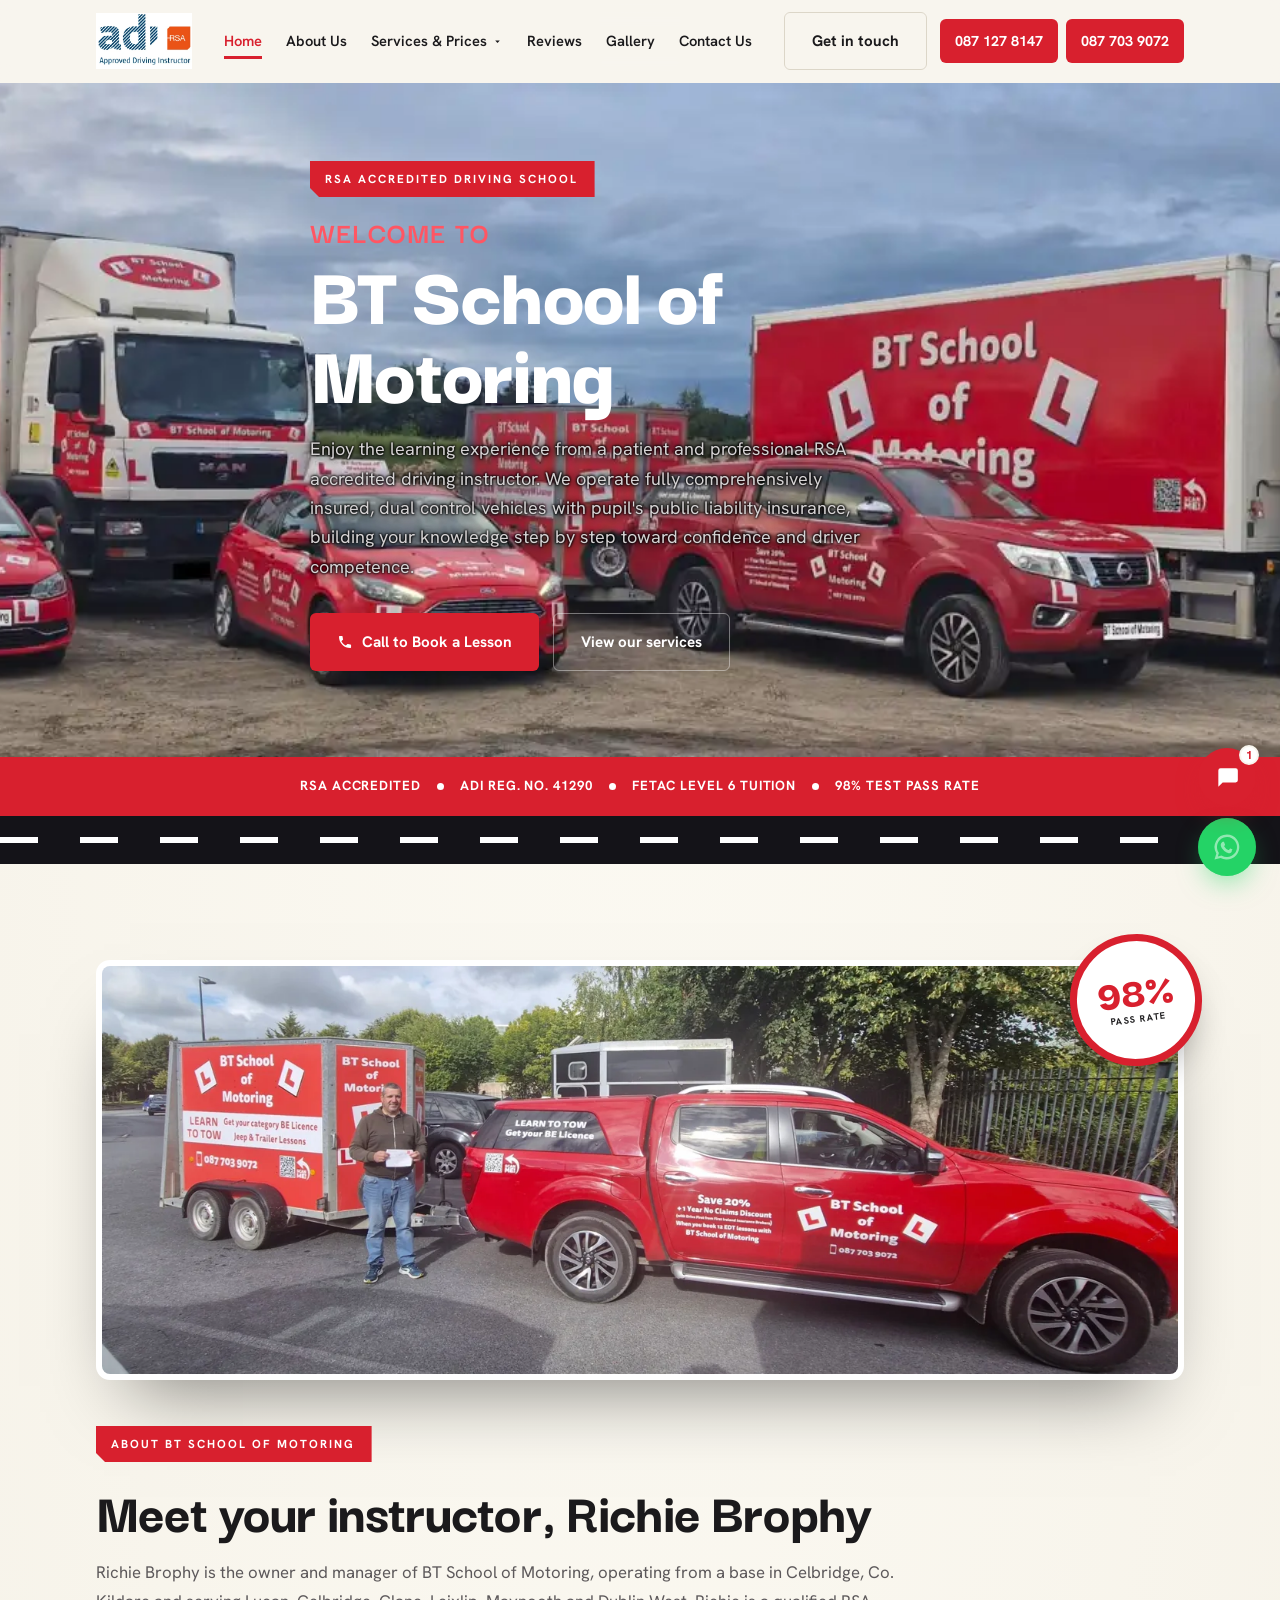
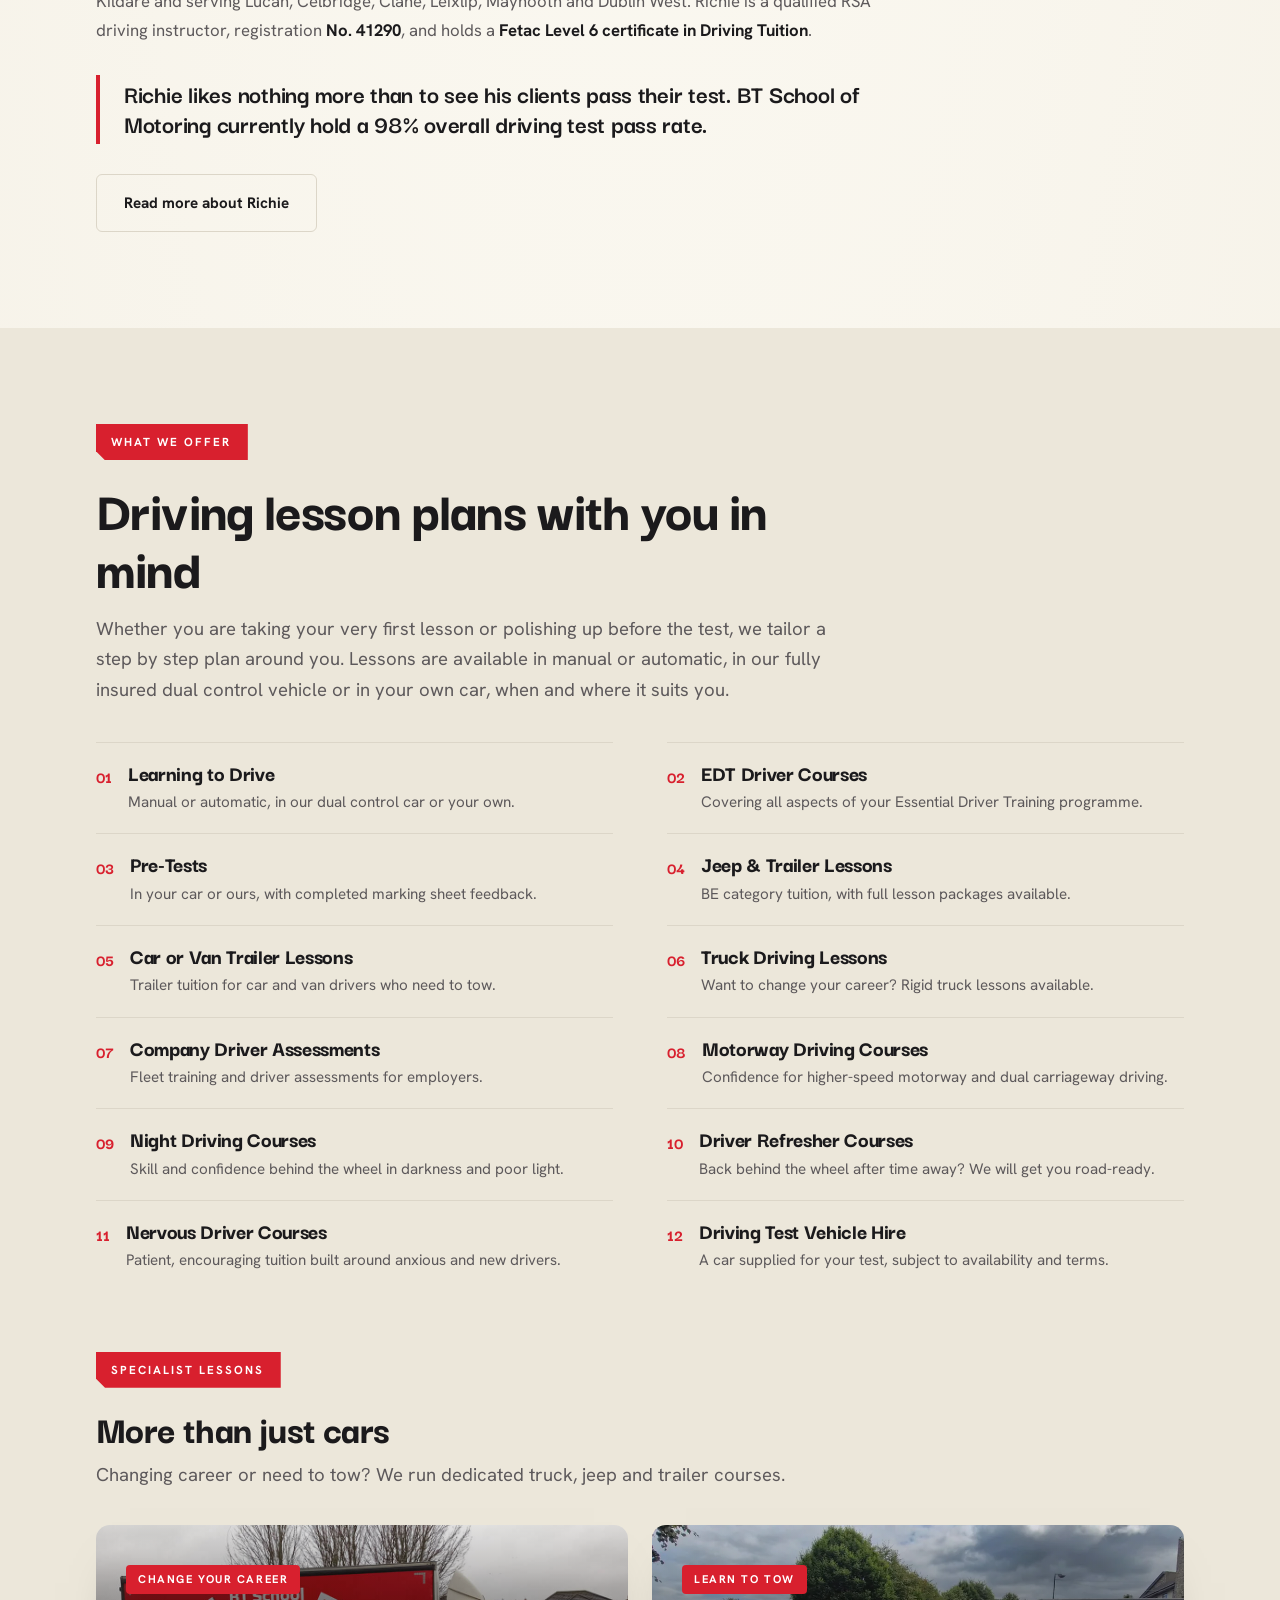
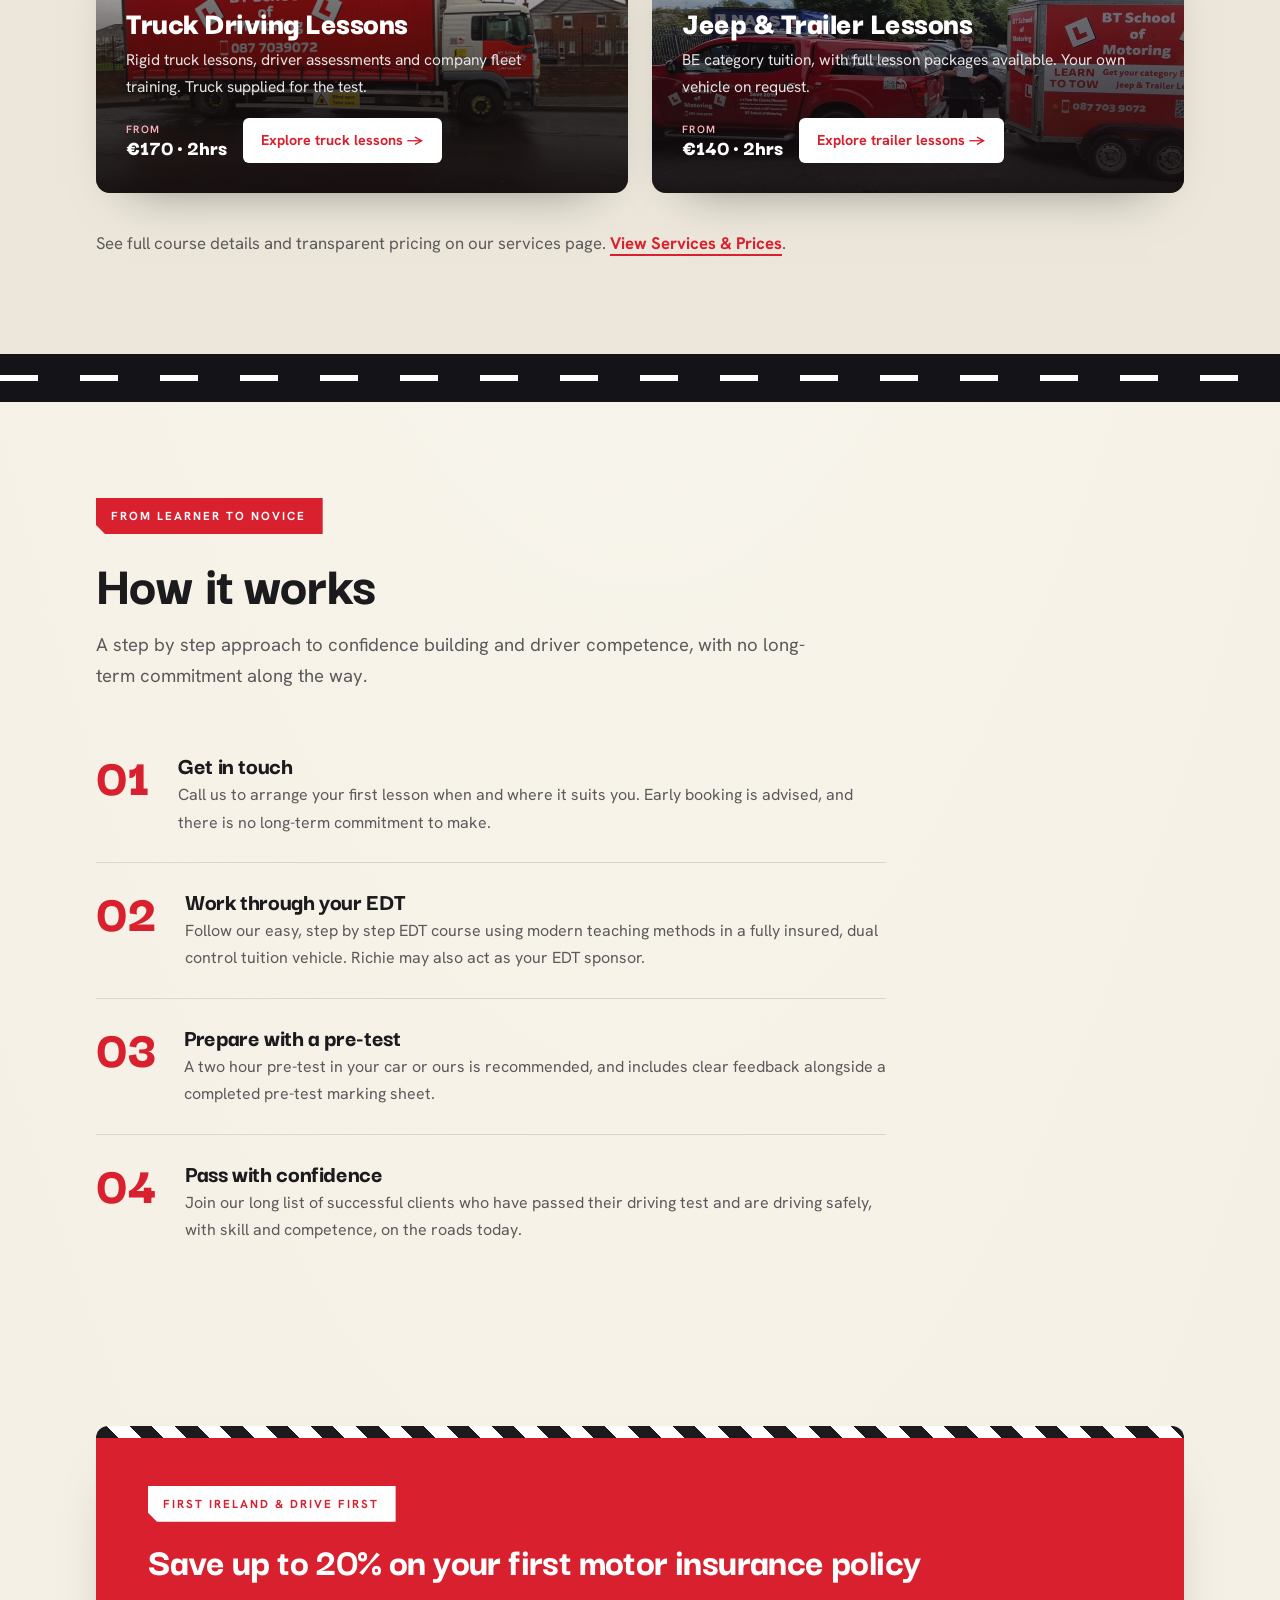
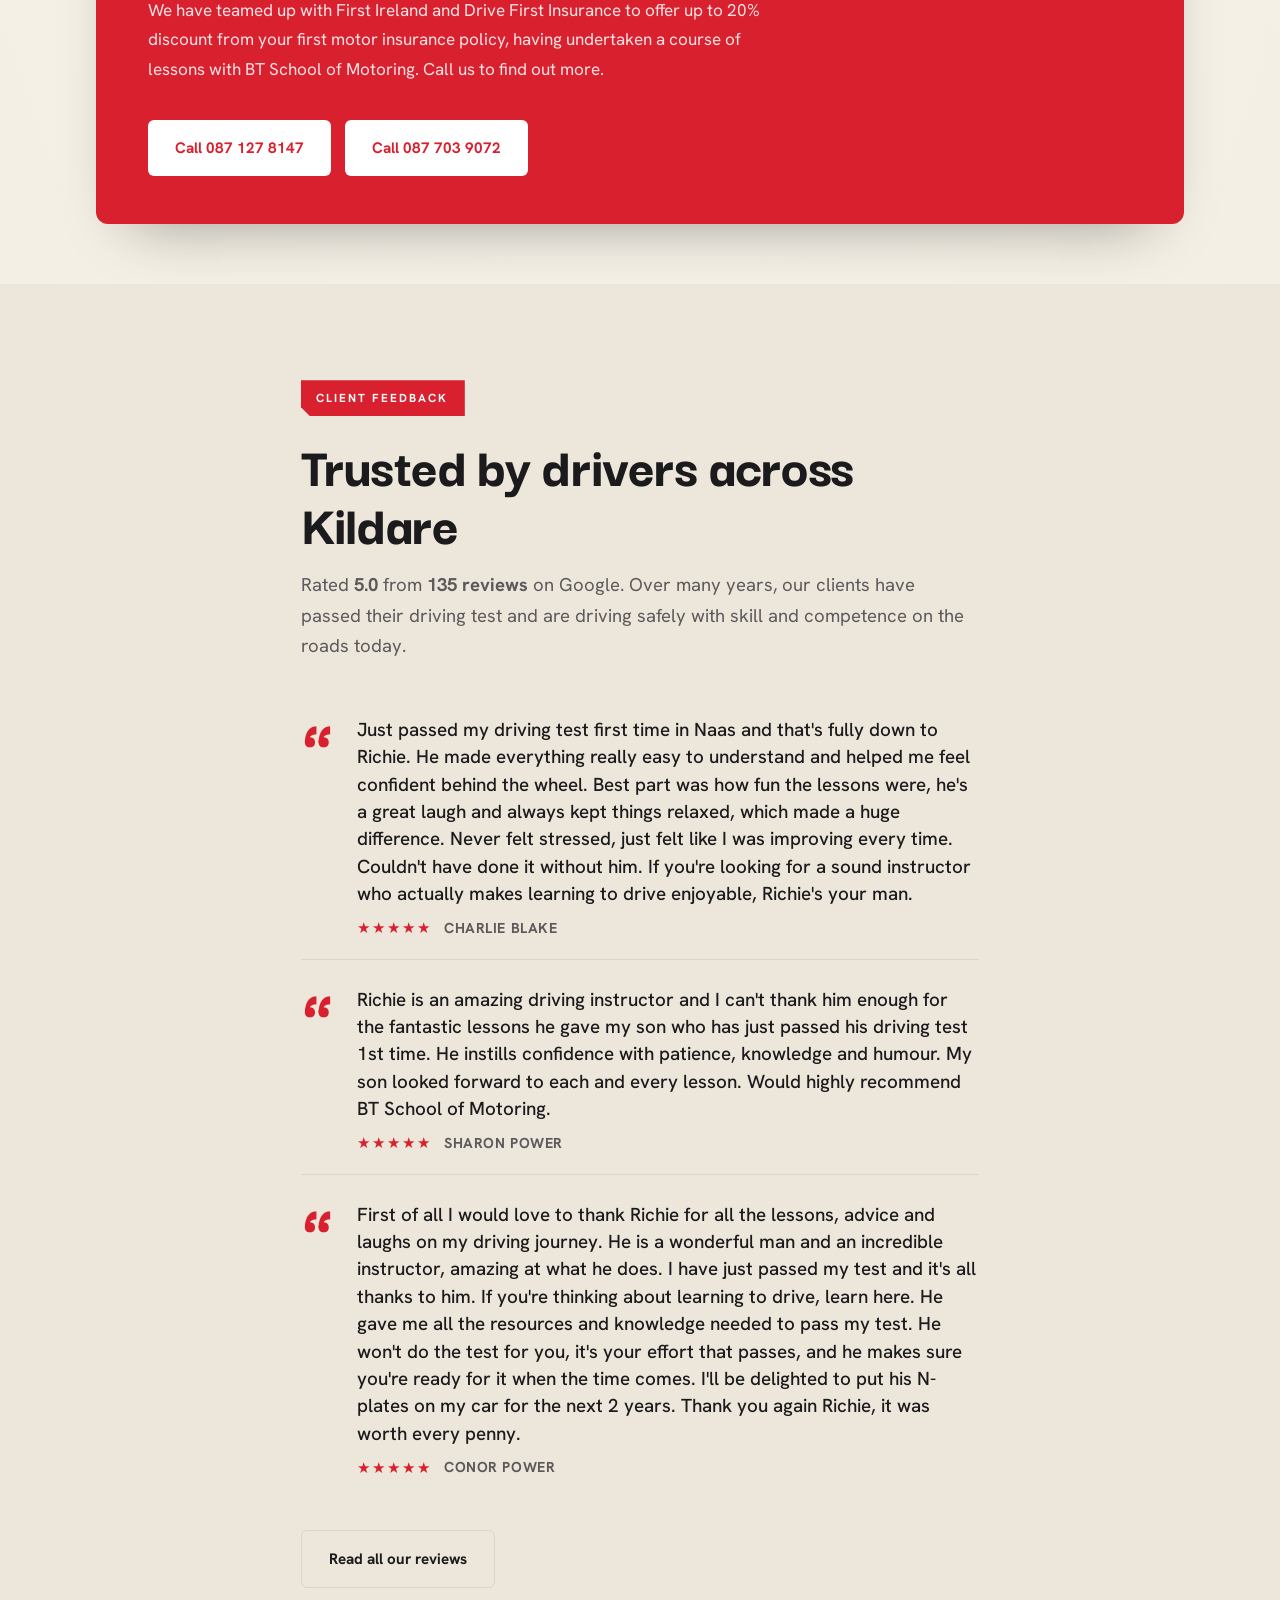
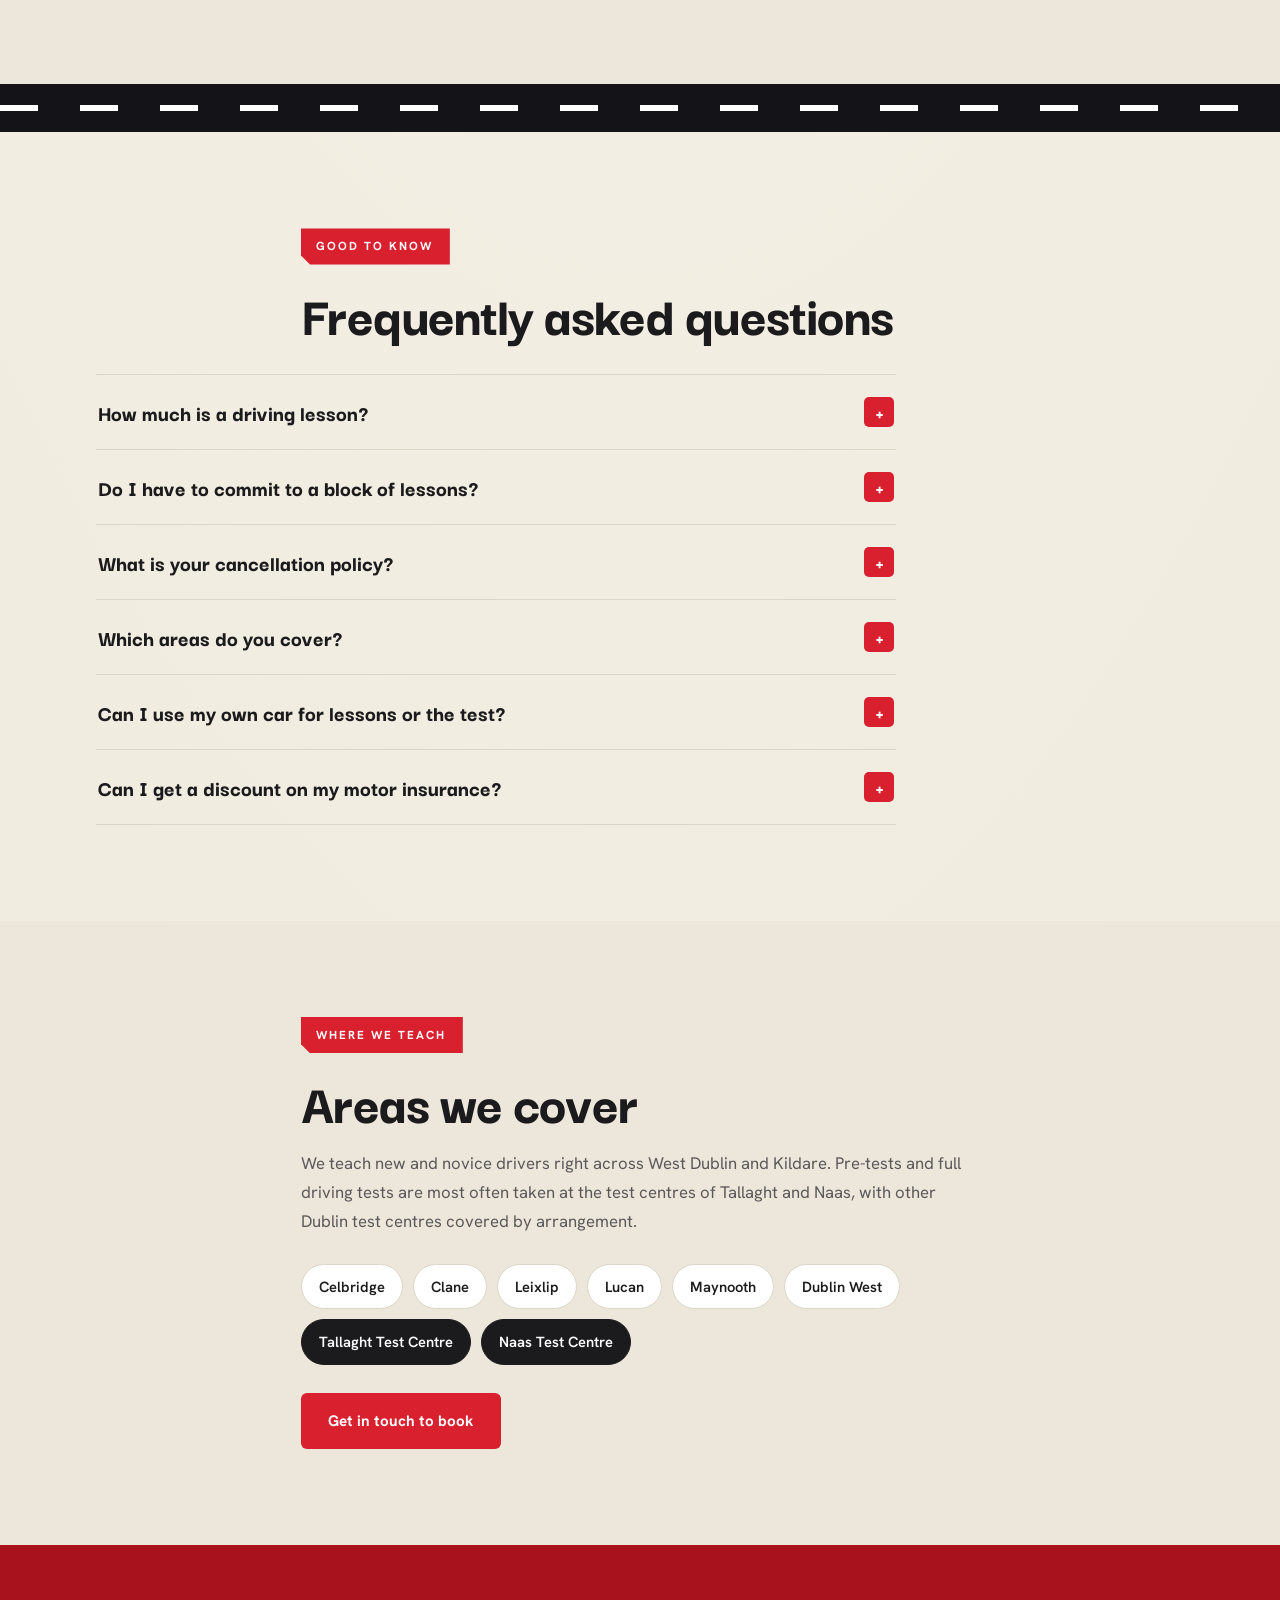
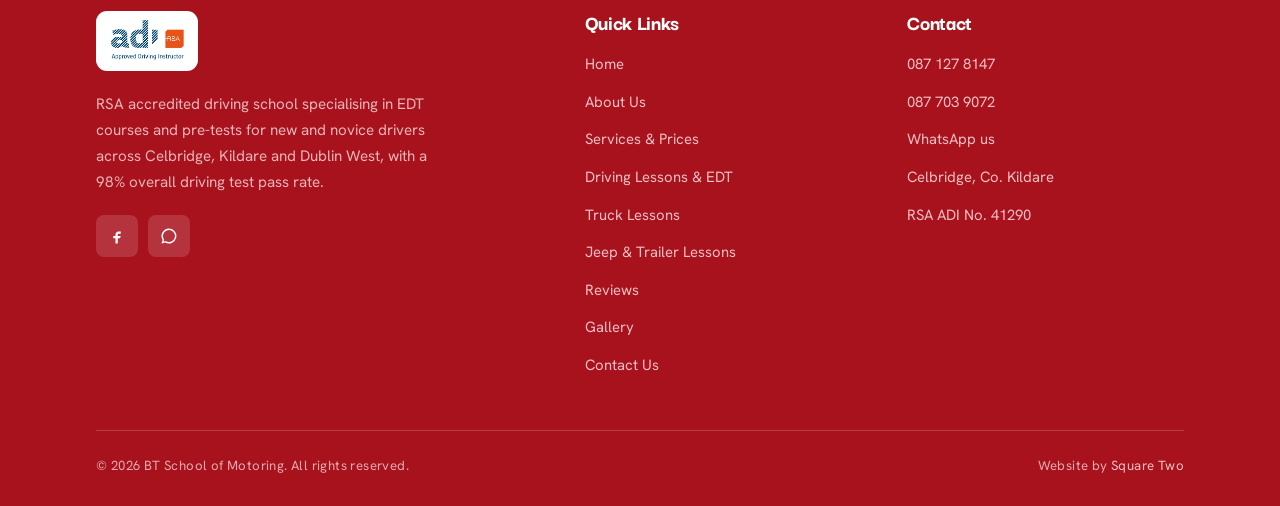
<file: index.html>
<!DOCTYPE html>
<html lang="en">
<head>
<meta charset="UTF-8">
<meta name="viewport" content="width=device-width, initial-scale=1.0">
<title>Driving Lessons & EDT Courses in Celbridge, Kildare & Dublin West | BT School of Motoring</title>
<meta name="description" content="RSA accredited driving lessons and EDT courses in Celbridge, Clane, Leixlip, Lucan, Maynooth and Dublin West. Pre-test specialists with a 98% pass rate. Car, truck, jeep & trailer tuition.">
<meta name="keywords" content="driving lessons Celbridge, EDT courses Kildare, pre-test Tallaght, pre-test Naas, learn to drive Lucan, learn to drive Maynooth, RSA ADI Kildare, truck lessons, jeep and trailer lessons">
<meta name="robots" content="index, follow">
<link rel="canonical" href="https://www.btschoolofmotoring.com/">
<meta name="google-site-verification" content="hO6njH7uUYF0TGmPv_XgDsYAmhKz7Wn5IpHq2ItM0Dk">

<!-- Open Graph -->
<meta property="og:title" content="BT School of Motoring | Driving Lessons & EDT Courses">
<meta property="og:description" content="RSA accredited EDT and pre-test specialists serving Celbridge, Kildare and Dublin West. 98% pass rate.">
<meta property="og:url" content="https://www.btschoolofmotoring.com/">
<meta property="og:type" content="website">
<meta property="og:site_name" content="BT School of Motoring">
<meta property="og:image" content="/images/site/rsa-large.webp">

<!-- Twitter Card -->
<meta name="twitter:card" content="summary">
<meta name="twitter:title" content="BT School of Motoring | Driving Lessons & EDT Courses">
<meta name="twitter:description" content="RSA accredited EDT and pre-test specialists serving Celbridge, Kildare and Dublin West. 98% pass rate.">

<link rel="preconnect" href="https://fonts.googleapis.com">
<link rel="preconnect" href="https://fonts.gstatic.com" crossorigin>
<link rel="preconnect" href="https://www.btschoolofmotoring.com">
<link rel="preload" as="image" href="/images/site/fleet-hero.webp" fetchpriority="high">
<link rel="preload" as="style" href="https://fonts.googleapis.com/css2?family=Darker+Grotesque:wght@500;600;700;800;900&family=Hanken+Grotesk:wght@400;500;600;700&display=swap" onload="this.onload=null;this.rel='stylesheet'">
<noscript><link rel="stylesheet" href="https://fonts.googleapis.com/css2?family=Darker+Grotesque:wght@500;600;700;800;900&family=Hanken+Grotesk:wght@400;500;600;700&display=swap"></noscript>
<link rel="stylesheet" href="/style.css?v=2">

<!-- LocalBusiness Schema -->
<script type="application/ld+json">
{
  "@context": "https://schema.org",
  "@type": "DrivingSchool",
  "name": "BT School of Motoring",
  "url": "https://www.btschoolofmotoring.com/",
  "telephone": "+353871278147",
  "description": "RSA accredited driving school specialising in EDT courses and pre-tests for new and novice drivers in Celbridge, Kildare and Dublin West.",
  "founder": "Richie Brophy",
  "address": {
    "@type": "PostalAddress",
    "streetAddress": "4 Calender Mill, Simmonstown",
    "addressLocality": "Celbridge",
    "addressRegion": "Co. Kildare",
    "postalCode": "W23 X402",
    "addressCountry": "IE"
  },
  "areaServed": ["Celbridge", "Clane", "Leixlip", "Lucan", "Maynooth", "Dublin West", "Tallaght", "Naas"],
  "priceRange": "EUR 60 - 660",
  "sameAs": ["https://www.facebook.com/search/top?q=bt%20school%20of%20motoring"],
  "aggregateRating": {
    "@type": "AggregateRating",
    "ratingValue": "5.0",
    "reviewCount": "135"
  }
}
</script>

<!-- WebSite Schema -->
<script type="application/ld+json">
{
  "@context": "https://schema.org",
  "@type": "WebSite",
  "name": "BT School of Motoring",
  "url": "https://www.btschoolofmotoring.com/"
}
</script>

<!-- FAQ Schema -->
<script type="application/ld+json">
{
  "@context": "https://schema.org",
  "@type": "FAQPage",
  "mainEntity": [
    {"@type":"Question","name":"How much is a driving lesson?","acceptedAnswer":{"@type":"Answer","text":"A one hour driving lesson is 60 euro. A 12 hour driving lesson or EDT package is 660 euro. The official RSA EDT log book is 5 euro, with lessons also uploaded to the RSA portal."}},
    {"@type":"Question","name":"Do I have to commit to a block of lessons?","acceptedAnswer":{"@type":"Answer","text":"No long-term commitment is necessary. Your first lesson may be undertaken whenever you wish, and thereafter you simply book a further lesson or lessons on conclusion. You may book in 1 or 2 hour slots, lesson by lesson, or in pre-booked groups."}},
    {"@type":"Question","name":"What is your cancellation policy?","acceptedAnswer":{"@type":"Answer","text":"Cancelling a driving lesson isn't an issue with 48 hours notice. This enables us to offer the cancelled time slot to another client."}},
    {"@type":"Question","name":"Which areas do you cover?","acceptedAnswer":{"@type":"Answer","text":"We serve Celbridge, Clane, Leixlip, Lucan, Maynooth and Dublin West, and the driving test centres of Tallaght and Naas, with other Dublin test centres by arrangement."}},
    {"@type":"Question","name":"Can I use my own car for lessons or the test?","acceptedAnswer":{"@type":"Answer","text":"Yes. We offer driver training in your own vehicle including pre-test lessons in manual or automatic. A car can also be supplied for the driving test, subject to availability and terms and conditions."}},
    {"@type":"Question","name":"Can I get a discount on my motor insurance?","acceptedAnswer":{"@type":"Answer","text":"We have teamed up with First Ireland and Drive First Insurance to offer up to 20% discount from your first motor insurance policy having undertaken a course of lessons with BT School of Motoring."}}
  ]
}
</script>
</head>
<body>

<!-- ===== NAV ===== -->
<nav id="nav">
  <div class="wrap nav-in">
    <a href="/" class="brand">
      <img src="/images/site/rsa-large.webp" alt="BT School of Motoring" decoding="async" fetchpriority="high">
    </a>
    <div class="nav-links">
      <a href="/" class="active">Home</a>
      <a href="/bt_driving-school.html">About Us</a>
      <div class="nav-drop">
        <a href="/bt-driving_school.html" class="nav-drop-t">Services &amp; Prices
          <svg class="caret" width="11" height="11" viewBox="0 0 24 24" fill="currentColor"><path d="M7 10l5 5 5-5z"/></svg>
        </a>
        <div class="nav-drop-menu">
          <a href="/bt-driving_school.html" class="lead-link">All Services &amp; Prices</a>
          <a href="/car-driving-lessons.html">Driving Lessons &amp; EDT</a>
          <a href="/truck-driving-lessons.html">Truck Driving Lessons</a>
          <a href="/jeep-and-trailer-lessons.html">Jeep &amp; Trailer Lessons</a>
        </div>
      </div>
      <a href="/reviews.html">Reviews</a>
      <a href="/gallery.html">Gallery</a>
      <a href="/bt_driving_school.html">Contact Us</a>
    </div>
    <div class="nav-cta">
      <a href="/bt_driving_school.html" class="btn btn-out-d">Get in touch</a>
      <span class="nav-call">
        <a href="tel:+353871278147" class="btn btn-red nav-pill">087 127 8147</a>
        <a href="tel:+353877039072" class="btn btn-red nav-pill">087 703 9072</a>
      </span>
    </div>
    <button class="burger" id="burger" aria-label="Menu"><span></span><span></span><span></span></button>
  </div>
</nav>
<div class="mobile-menu" id="mobileMenu">
  <a href="/">Home</a>
  <a href="/bt_driving-school.html">About Us</a>
  <a href="/bt-driving_school.html">Services &amp; Prices</a>
  <a href="/car-driving-lessons.html">Driving Lessons &amp; EDT</a>
  <a href="/truck-driving-lessons.html">Truck Lessons</a>
  <a href="/jeep-and-trailer-lessons.html">Jeep &amp; Trailer Lessons</a>
  <a href="/reviews.html">Reviews</a>
  <a href="/gallery.html">Gallery</a>
  <a href="/bt_driving_school.html">Contact Us</a>
  <a href="tel:+353871278147" class="btn btn-red">Call 087 127 8147</a>
  <a href="tel:+353877039072" class="btn btn-red" style="margin-top:8px">Call 087 703 9072</a>
</div>

<!-- ===== HERO ===== -->
<section class="hero" id="home">
  <div class="hero-bg" style="background-image:url('/images/site/fleet-hero.webp')"></div>
  <div class="wrap">
    <div class="hero-inner">
      <span class="eyebrow">RSA Accredited Driving School</span>
      <h1>
        <span class="l1">Welcome to</span>
        <span class="l2">BT School of Motoring</span>
      </h1>
      <p class="lead">Enjoy the learning experience from a patient and professional RSA accredited driving instructor. We operate fully comprehensively insured, dual control vehicles with pupil's public liability insurance, building your knowledge step by step toward confidence and driver competence.</p>
      <div class="hero-cta">
        <a href="tel:+353871278147" class="btn btn-red">
          <svg width="16" height="16" viewBox="0 0 24 24" fill="currentColor"><path d="M6.6 10.8c1.4 2.8 3.8 5.1 6.6 6.6l2.2-2.2c.3-.3.7-.4 1-.2 1.2.4 2.4.6 3.7.6.6 0 1 .4 1 1V20c0 .6-.4 1-1 1C10.6 21 3 13.4 3 4c0-.6.4-1 1-1h3.5c.6 0 1 .4 1 1 0 1.3.2 2.5.6 3.7.1.4 0 .8-.3 1l-2.2 2.1z"/></svg>
          Call to Book a Lesson
        </a>
        <a href="/bt-driving_school.html" class="btn btn-out">View our services</a>
      </div>
    </div>
    <img class="hero-fleet-mobile" src="/images/site/fleet-hero.webp" alt="The BT School of Motoring fleet of tuition vehicles" loading="lazy" decoding="async">
  </div>
</section>

<!-- ===== CREDENTIALS BAND ===== -->
<div class="creds">
  <span>RSA Accredited</span><span class="sep"></span>
  <span>ADI Reg. No. 41290</span><span class="sep"></span>
  <span>Fetac Level 6 Tuition</span><span class="sep"></span>
  <span>98% Test Pass Rate</span>
</div>
<div class="lane"><span class="car"></span></div>

<!-- ===== ABOUT TEASER ===== -->
<section class="sec" id="about">
  <div class="wrap">
    <div class="fleet-banner" data-reveal>
      <div class="fleet-banner-frame">
        <img src="/images/fleet/red-jeep-trailer.webp" alt="BT School of Motoring tuition vehicle" loading="lazy" decoding="async">
      </div>
      <div class="roundel"><b>98%</b><span>Pass Rate</span></div>
    </div>
    <div class="about-intro" data-reveal>
      <span class="eyebrow">About BT School of Motoring</span>
      <h2 class="head">Meet your instructor, Richie Brophy</h2>
      <div class="prose">
        <p>Richie Brophy is the owner and manager of BT School of Motoring, operating from a base in Celbridge, Co. Kildare and serving Lucan, Celbridge, Clane, Leixlip, Maynooth and Dublin West. Richie is a qualified RSA driving instructor, registration <strong>No. 41290</strong>, and holds a <strong>Fetac Level 6 certificate in Driving Tuition</strong>.</p>
        <div class="pull">
          <p>Richie likes nothing more than to see his clients pass their test. BT School of Motoring currently hold a 98% overall driving test pass rate.</p>
        </div>
        <p style="margin-top:18px"><a href="/bt_driving-school.html" class="btn btn-out-d">Read more about Richie</a></p>
      </div>
    </div>
  </div>
</section>

<!-- ===== SERVICES OVERVIEW ===== -->
<section class="sec light-2" id="services">
  <div class="wrap">
    <div class="measure" data-reveal>
      <span class="eyebrow">What We Offer</span>
      <h2 class="head">Driving lesson plans with you in mind</h2>
      <p class="lede">Whether you are taking your very first lesson or polishing up before the test, we tailor a step by step plan around you. Lessons are available in manual or automatic, in our fully insured dual control vehicle or in your own car, when and where it suits you.</p>
    </div>
    <div class="svc-list" data-reveal>
      <a class="svc-row" href="/car-driving-lessons.html"><span class="ix">01</span><div><h3>Learning to Drive</h3><p>Manual or automatic, in our dual control car or your own.</p></div></a>
      <a class="svc-row" href="/car-driving-lessons.html"><span class="ix">02</span><div><h3>EDT Driver Courses</h3><p>Covering all aspects of your Essential Driver Training programme.</p></div></a>
      <a class="svc-row" href="/car-driving-lessons.html"><span class="ix">03</span><div><h3>Pre-Tests</h3><p>In your car or ours, with completed marking sheet feedback.</p></div></a>
      <a class="svc-row" href="/jeep-and-trailer-lessons.html"><span class="ix">04</span><div><h3>Jeep &amp; Trailer Lessons</h3><p>BE category tuition, with full lesson packages available.</p></div></a>
      <a class="svc-row" href="/jeep-and-trailer-lessons.html"><span class="ix">05</span><div><h3>Car or Van Trailer Lessons</h3><p>Trailer tuition for car and van drivers who need to tow.</p></div></a>
      <a class="svc-row" href="/truck-driving-lessons.html"><span class="ix">06</span><div><h3>Truck Driving Lessons</h3><p>Want to change your career? Rigid truck lessons available.</p></div></a>
      <div class="svc-row"><span class="ix">07</span><div><h3>Company Driver Assessments</h3><p>Fleet training and driver assessments for employers.</p></div></div>
      <div class="svc-row"><span class="ix">08</span><div><h3>Motorway Driving Courses</h3><p>Confidence for higher-speed motorway and dual carriageway driving.</p></div></div>
      <div class="svc-row"><span class="ix">09</span><div><h3>Night Driving Courses</h3><p>Skill and confidence behind the wheel in darkness and poor light.</p></div></div>
      <div class="svc-row"><span class="ix">10</span><div><h3>Driver Refresher Courses</h3><p>Back behind the wheel after time away? We will get you road-ready.</p></div></div>
      <div class="svc-row"><span class="ix">11</span><div><h3>Nervous Driver Courses</h3><p>Patient, encouraging tuition built around anxious and new drivers.</p></div></div>
      <div class="svc-row"><span class="ix">12</span><div><h3>Driving Test Vehicle Hire</h3><p>A car supplied for your test, subject to availability and terms.</p></div></div>
    </div>
    <div class="measure" data-reveal style="margin-top:60px">
      <span class="eyebrow">Specialist Lessons</span>
      <h2 class="head" style="font-size:clamp(1.8rem,3.2vw,2.5rem)">More than just cars</h2>
      <p class="lede">Changing career or need to tow? We run dedicated truck, jeep and trailer courses.</p>
    </div>
    <div class="feature-grid" data-reveal>
      <a class="feature-card" href="/truck-driving-lessons.html" style="background-image:url('/images/site/bt-truck-2024.jpg')">
        <span class="fc-tag">Change Your Career</span>
        <h3>Truck Driving Lessons</h3>
        <p>Rigid truck lessons, driver assessments and company fleet training. Truck supplied for the test.</p>
        <span class="fc-foot">
          <span class="fc-price"><small>From</small>&euro;170 &middot; 2hrs</span>
          <span class="fc-go">Explore truck lessons &rarr;</span>
        </span>
      </a>
      <a class="feature-card" href="/jeep-and-trailer-lessons.html" style="background-image:url('/images/fleet/jeep-trailer-tow.webp')">
        <span class="fc-tag">Learn to Tow</span>
        <h3>Jeep &amp; Trailer Lessons</h3>
        <p>BE category tuition, with full lesson packages available. Your own vehicle on request.</p>
        <span class="fc-foot">
          <span class="fc-price"><small>From</small>&euro;140 &middot; 2hrs</span>
          <span class="fc-go">Explore trailer lessons &rarr;</span>
        </span>
      </a>
    </div>
    <p class="svc-after" data-reveal>See full course details and transparent pricing on our services page. <a href="/bt-driving_school.html" style="color:var(--red);font-weight:700;border-bottom:2px solid var(--red)">View Services &amp; Prices</a>.</p>
  </div>
</section>

<div class="lane"><span class="car"></span></div>

<!-- ===== HOW IT WORKS ===== -->
<section class="sec" id="process">
  <div class="wrap">
    <div class="measure" data-reveal>
      <span class="eyebrow">From Learner to Novice</span>
      <h2 class="head">How it works</h2>
      <p class="lede">A step by step approach to confidence building and driver competence, with no long-term commitment along the way.</p>
    </div>
    <div class="steps">
      <div class="step" data-reveal>
        <span class="n">01</span>
        <div>
          <h3>Get in touch</h3>
          <p>Call us to arrange your first lesson when and where it suits you. Early booking is advised, and there is no long-term commitment to make.</p>
        </div>
      </div>
      <div class="step" data-reveal>
        <span class="n">02</span>
        <div>
          <h3>Work through your EDT</h3>
          <p>Follow our easy, step by step EDT course using modern teaching methods in a fully insured, dual control tuition vehicle. Richie may also act as your EDT sponsor.</p>
        </div>
      </div>
      <div class="step" data-reveal>
        <span class="n">03</span>
        <div>
          <h3>Prepare with a pre-test</h3>
          <p>A two hour pre-test in your car or ours is recommended, and includes clear feedback alongside a completed pre-test marking sheet.</p>
        </div>
      </div>
      <div class="step" data-reveal>
        <span class="n">04</span>
        <div>
          <h3>Pass with confidence</h3>
          <p>Join our long list of successful clients who have passed their driving test and are driving safely, with skill and competence, on the roads today.</p>
        </div>
      </div>
    </div>
  </div>
</section>

<!-- ===== INSURANCE CALLOUT ===== -->
<section class="sec-sm">
  <div class="wrap">
    <div class="callout" data-reveal>
      <div class="hazard"></div>
      <div class="callout-body">
        <span class="eyebrow">First Ireland &amp; Drive First</span>
        <h2>Save up to 20% on your first motor insurance policy</h2>
        <p>We have teamed up with First Ireland and Drive First Insurance to offer up to 20% discount from your first motor insurance policy, having undertaken a course of lessons with BT School of Motoring. Call us to find out more.</p>
        <a href="tel:+353871278147" class="btn btn-white">Call 087 127 8147</a>
        <a href="tel:+353877039072" class="btn btn-white" style="margin-left:10px">Call 087 703 9072</a>
      </div>
    </div>
  </div>
</section>

<!-- ===== REVIEWS ===== -->
<section class="sec light-2" id="reviews">
  <div class="wrap measure" data-reveal>
    <span class="eyebrow">Client Feedback</span>
    <h2 class="head">Trusted by drivers across Kildare</h2>
    <p class="lede">Rated <strong>5.0</strong> from <strong>135 reviews</strong> on Google. Over many years, our clients have passed their driving test and are driving safely with skill and competence on the roads today.</p>
    <div class="quotes">
      <blockquote class="quote">
        <p>Just passed my driving test first time in Naas and that's fully down to Richie. He made everything really easy to understand and helped me feel confident behind the wheel. Best part was how fun the lessons were, he's a great laugh and always kept things relaxed, which made a huge difference. Never felt stressed, just felt like I was improving every time. Couldn't have done it without him. If you're looking for a sound instructor who actually makes learning to drive enjoyable, Richie's your man.</p>
        <span class="meta"><span class="stars">&starf;&starf;&starf;&starf;&starf;</span><cite>Charlie Blake</cite></span>
      </blockquote>
      <blockquote class="quote">
        <p>Richie is an amazing driving instructor and I can't thank him enough for the fantastic lessons he gave my son who has just passed his driving test 1st time. He instills confidence with patience, knowledge and humour. My son looked forward to each and every lesson. Would highly recommend BT School of Motoring.</p>
        <span class="meta"><span class="stars">&starf;&starf;&starf;&starf;&starf;</span><cite>Sharon Power</cite></span>
      </blockquote>
      <blockquote class="quote">
        <p>First of all I would love to thank Richie for all the lessons, advice and laughs on my driving journey. He is a wonderful man and an incredible instructor, amazing at what he does. I have just passed my test and it's all thanks to him. If you're thinking about learning to drive, learn here. He gave me all the resources and knowledge needed to pass my test. He won't do the test for you, it's your effort that passes, and he makes sure you're ready for it when the time comes. I'll be delighted to put his N-plates on my car for the next 2 years. Thank you again Richie, it was worth every penny.</p>
        <span class="meta"><span class="stars">&starf;&starf;&starf;&starf;&starf;</span><cite>Conor Power</cite></span>
      </blockquote>
    </div>
    <p class="rev-more"><a href="/reviews.html" class="btn btn-out-d">Read all our reviews</a></p>
  </div>
</section>

<div class="lane"><span class="car"></span></div>

<!-- ===== FAQ ===== -->
<section class="sec" id="faq">
  <div class="wrap measure" data-reveal>
    <span class="eyebrow">Good to Know</span>
    <h2 class="head">Frequently asked questions</h2>
  </div>
  <div class="wrap">
    <div class="faq-list">
      <div class="faq-item" data-reveal>
        <button class="faq-q">How much is a driving lesson?<span class="plus">+</span></button>
        <div class="faq-a"><p>A one hour driving lesson is &euro;60. A 12 hour driving lesson or EDT package is &euro;660. The official RSA EDT log book is &euro;5, with lessons also uploaded to the RSA portal.</p></div>
      </div>
      <div class="faq-item" data-reveal>
        <button class="faq-q">Do I have to commit to a block of lessons?<span class="plus">+</span></button>
        <div class="faq-a"><p>No long-term commitment is necessary. Your first lesson may be undertaken whenever you wish, and thereafter you simply book a further lesson or lessons on conclusion. You can book in one or two hour slots, lesson by lesson, or in pre-booked groups.</p></div>
      </div>
      <div class="faq-item" data-reveal>
        <button class="faq-q">What is your cancellation policy?<span class="plus">+</span></button>
        <div class="faq-a"><p>Cancelling a driving lesson isn't an issue with 48 hours notice. This enables us to offer the cancelled time slot to another client.</p></div>
      </div>
      <div class="faq-item" data-reveal>
        <button class="faq-q">Which areas do you cover?<span class="plus">+</span></button>
        <div class="faq-a"><p>We serve Celbridge, Clane, Leixlip, Lucan, Maynooth and Dublin West, and the driving test centres of Tallaght and Naas, with other Dublin test centres by arrangement.</p></div>
      </div>
      <div class="faq-item" data-reveal>
        <button class="faq-q">Can I use my own car for lessons or the test?<span class="plus">+</span></button>
        <div class="faq-a"><p>Yes. We offer driver training in your own vehicle including pre-test lessons in manual or automatic. A car can also be supplied for the driving test, subject to availability and terms and conditions.</p></div>
      </div>
      <div class="faq-item" data-reveal>
        <button class="faq-q">Can I get a discount on my motor insurance?<span class="plus">+</span></button>
        <div class="faq-a"><p>We have teamed up with First Ireland and Drive First Insurance to offer up to 20% discount from your first motor insurance policy, having undertaken a course of lessons with BT School of Motoring. Call us on 087 703 9072 to find out more.</p></div>
      </div>
    </div>
  </div>
</section>

<!-- ===== AREAS TEASER ===== -->
<section class="sec light-2" id="areas">
  <div class="wrap measure" data-reveal>
    <span class="eyebrow">Where We Teach</span>
    <h2 class="head">Areas we cover</h2>
    <div class="prose">
      <p>We teach new and novice drivers right across West Dublin and Kildare. Pre-tests and full driving tests are most often taken at the test centres of Tallaght and Naas, with other Dublin test centres covered by arrangement.</p>
    </div>
    <div class="area-chips">
      <span>Celbridge</span><span>Clane</span><span>Leixlip</span><span>Lucan</span><span>Maynooth</span><span>Dublin West</span>
      <span class="test">Tallaght Test Centre</span><span class="test">Naas Test Centre</span>
    </div>
    <p style="margin-top:28px"><a href="/bt_driving_school.html" class="btn btn-red">Get in touch to book</a></p>
  </div>
</section>

<!-- ===== FOOTER ===== -->
<footer>
  <div class="wrap">
    <div class="foot-grid">
      <div>
        <div class="foot-brand">
          <img src="/images/site/rsa-large.webp" alt="BT School of Motoring" loading="lazy" decoding="async" width="212" height="60">
        </div>
        <p class="foot-about">RSA accredited driving school specialising in EDT courses and pre-tests for new and novice drivers across Celbridge, Kildare and Dublin West, with a 98% overall driving test pass rate.</p>
        <div class="socials">
          <a href="https://www.facebook.com/search/top?q=bt%20school%20of%20motoring" target="_blank" rel="noopener" aria-label="Facebook">
            <svg width="18" height="18" viewBox="0 0 24 24" fill="currentColor"><path d="M14 9h3V6h-3c-2.2 0-4 1.8-4 4v2H7v3h3v7h3v-7h3l1-3h-4v-2c0-.6.4-1 1-1z"/></svg>
          </a>
          <a href="https://wa.me/353871278147" target="_blank" rel="noopener" aria-label="WhatsApp">
            <svg width="18" height="18" viewBox="0 0 24 24" fill="currentColor"><path d="M12 2a10 10 0 00-8.5 15.2L2 22l4.9-1.3A10 10 0 1012 2zm0 18a8 8 0 01-4.1-1.1l-.3-.2-2.9.8.8-2.8-.2-.3A8 8 0 1112 20z"/></svg>
          </a>
        </div>
      </div>
      <div class="foot-col">
        <h4>Quick Links</h4>
        <a href="/">Home</a>
        <a href="/bt_driving-school.html">About Us</a>
        <a href="/bt-driving_school.html">Services &amp; Prices</a>
        <a href="/car-driving-lessons.html">Driving Lessons &amp; EDT</a>
        <a href="/truck-driving-lessons.html">Truck Lessons</a>
        <a href="/jeep-and-trailer-lessons.html">Jeep &amp; Trailer Lessons</a>
        <a href="/reviews.html">Reviews</a>
        <a href="/gallery.html">Gallery</a>
        <a href="/bt_driving_school.html">Contact Us</a>
      </div>
      <div class="foot-col">
        <h4>Contact</h4>
        <a href="tel:+353871278147">087 127 8147</a>
        <a href="tel:+353877039072">087 703 9072</a>
        <a href="https://wa.me/353871278147" target="_blank" rel="noopener">WhatsApp us</a>
        <span>Celbridge, Co. Kildare</span>
        <span>RSA ADI No. 41290</span>
      </div>
    </div>
    <div class="foot-bottom">
      <span>&copy; <span id="year"></span> BT School of Motoring. All rights reserved.</span>
      <span>Website by <a href="https://squaretwo.ie" target="_blank" rel="noopener">Square Two</a></span>
    </div>
  </div>
</footer>

<!-- ===== WHATSAPP FLOAT ===== -->
<a href="https://wa.me/353871278147?text=Hi%20BT%20School%20of%20Motoring%2C%20I%20found%20you%20online%20and%20I%27d%20like%20to%20enquire%20about%20driving%20lessons." target="_blank" rel="noopener" class="whatsapp-float" aria-label="Chat on WhatsApp">
  <span class="wa-tooltip">WhatsApp us</span>
  <svg viewBox="0 0 24 24" fill="#fff"><path d="M12 2a10 10 0 00-8.5 15.2L2 22l4.9-1.3A10 10 0 1012 2zm0 18a8 8 0 01-4.1-1.1l-.3-.2-2.9.8.8-2.8-.2-.3A8 8 0 1112 20zm4.4-6c-.2-.1-1.4-.7-1.6-.8s-.4-.1-.5.1-.6.8-.8 1-.3.2-.5.1a6.5 6.5 0 01-3.2-2.8c-.2-.4.2-.4.6-1.2.1-.2 0-.3 0-.5l-.7-1.7c-.2-.5-.4-.4-.5-.4h-.5a1 1 0 00-.7.3c-.3.3-1 1-1 2.3s1 2.7 1.1 2.8a9.2 9.2 0 003.6 3.2c1.3.6 1.8.6 2.5.5.4 0 1.3-.6 1.5-1.1s.2-1 .1-1.1z"/></svg>
</a>

<!-- ===== CHATBOT ===== -->
<div class="chat-btn" id="chatBtn" aria-label="Open chat">
  <span class="badge">1</span>
  <svg width="26" height="26" viewBox="0 0 24 24" fill="currentColor"><path d="M4 4h16a2 2 0 012 2v9a2 2 0 01-2 2H8l-4 4V6a2 2 0 012-2z"/></svg>
</div>
<div class="chat-win" id="chatWin">
  <div class="chat-head">
    <span class="av">BT</span>
    <div>
      <b>BT School of Motoring</b>
      <div class="stat">Typically replies fast</div>
    </div>
    <button class="chat-close" id="chatClose" aria-label="Close chat">&times;</button>
  </div>
  <div class="chat-body" id="chatBody"></div>
  <div class="chips" id="chatChips"></div>
  <div class="chat-foot">
    <input type="text" id="chatInput" placeholder="Type your question...">
    <button id="chatSend" aria-label="Send">&#10148;</button>
  </div>
  <a href="https://wa.me/353871278147?text=Hi%20BT%20School%20of%20Motoring%2C%20I%27d%20like%20to%20enquire%20about%20driving%20lessons." target="_blank" rel="noopener" class="chat-wa">
    <svg width="18" height="18" viewBox="0 0 24 24" fill="#fff"><path d="M12 2a10 10 0 00-8.5 15.2L2 22l4.9-1.3A10 10 0 1012 2z"/></svg>
    Continue on WhatsApp
  </a>
</div>

<script src="/script.js?v=2" defer></script>
</body>
</html>
</file>
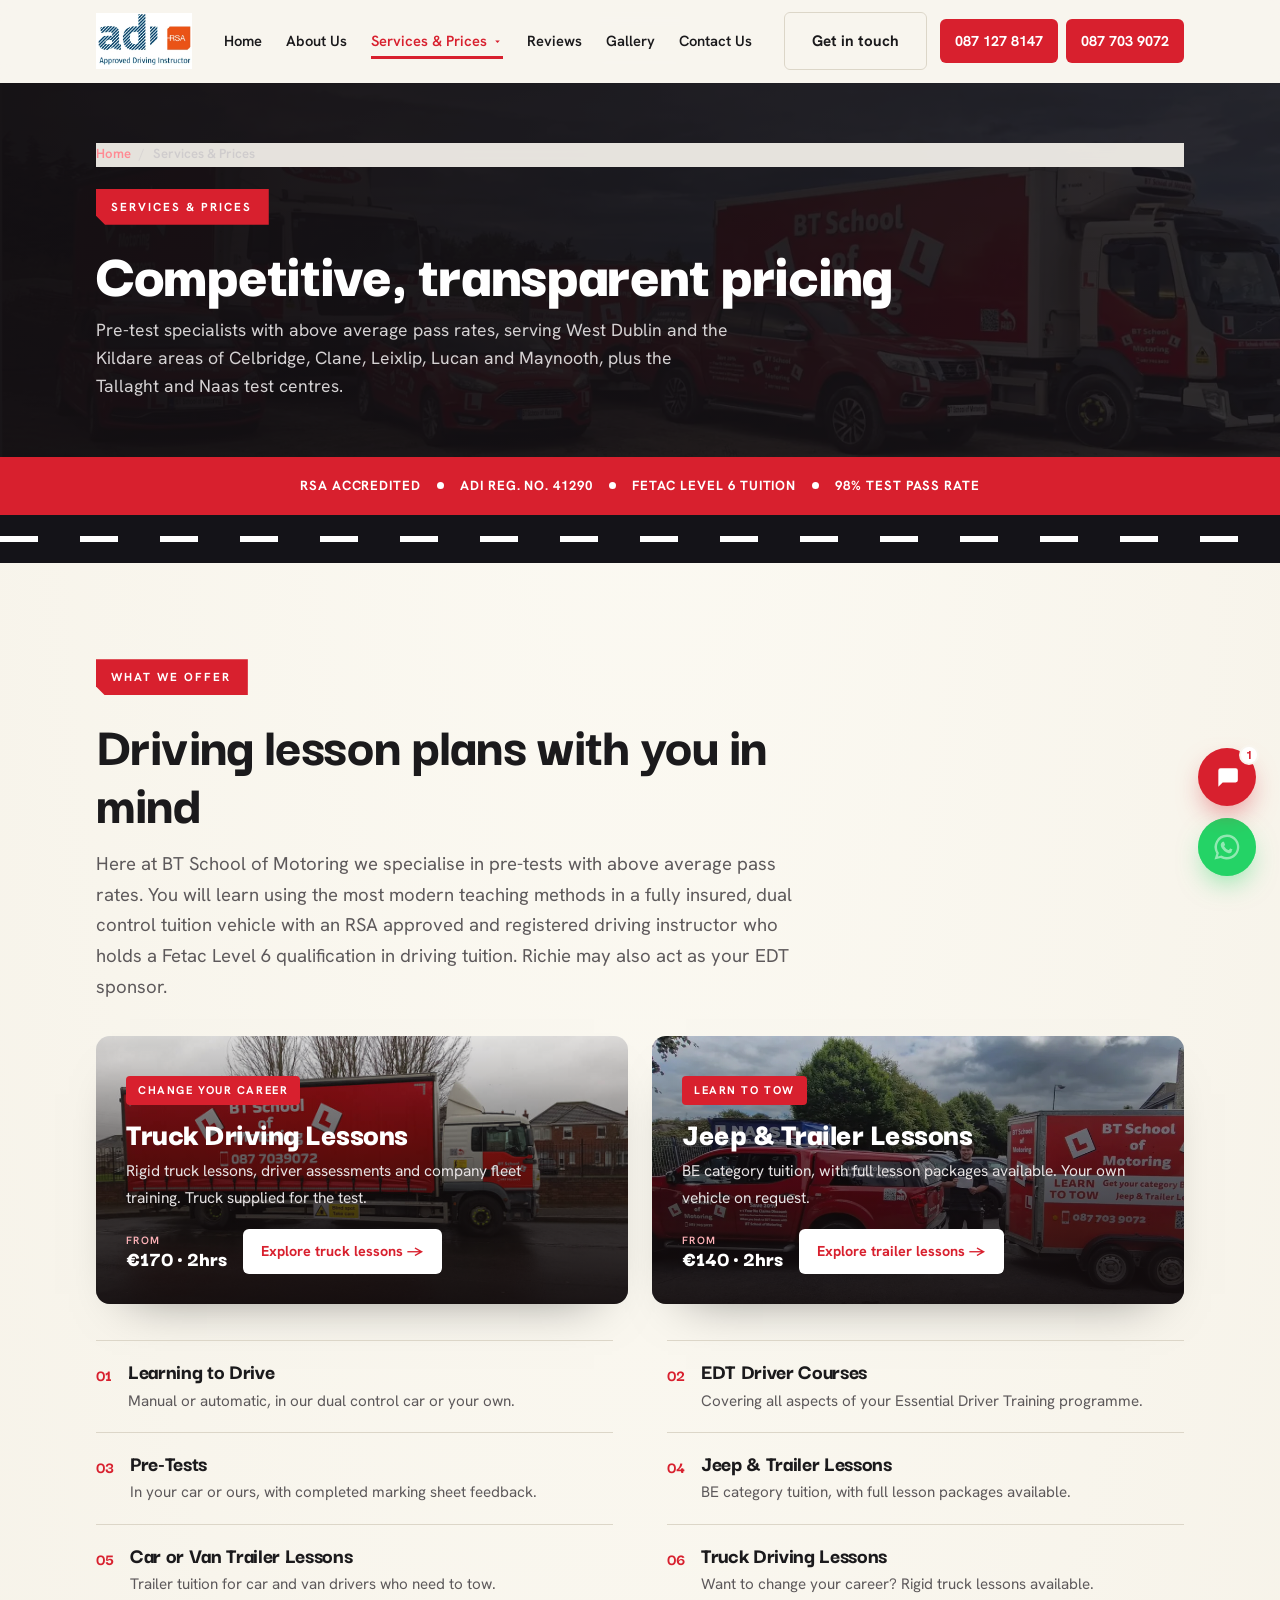
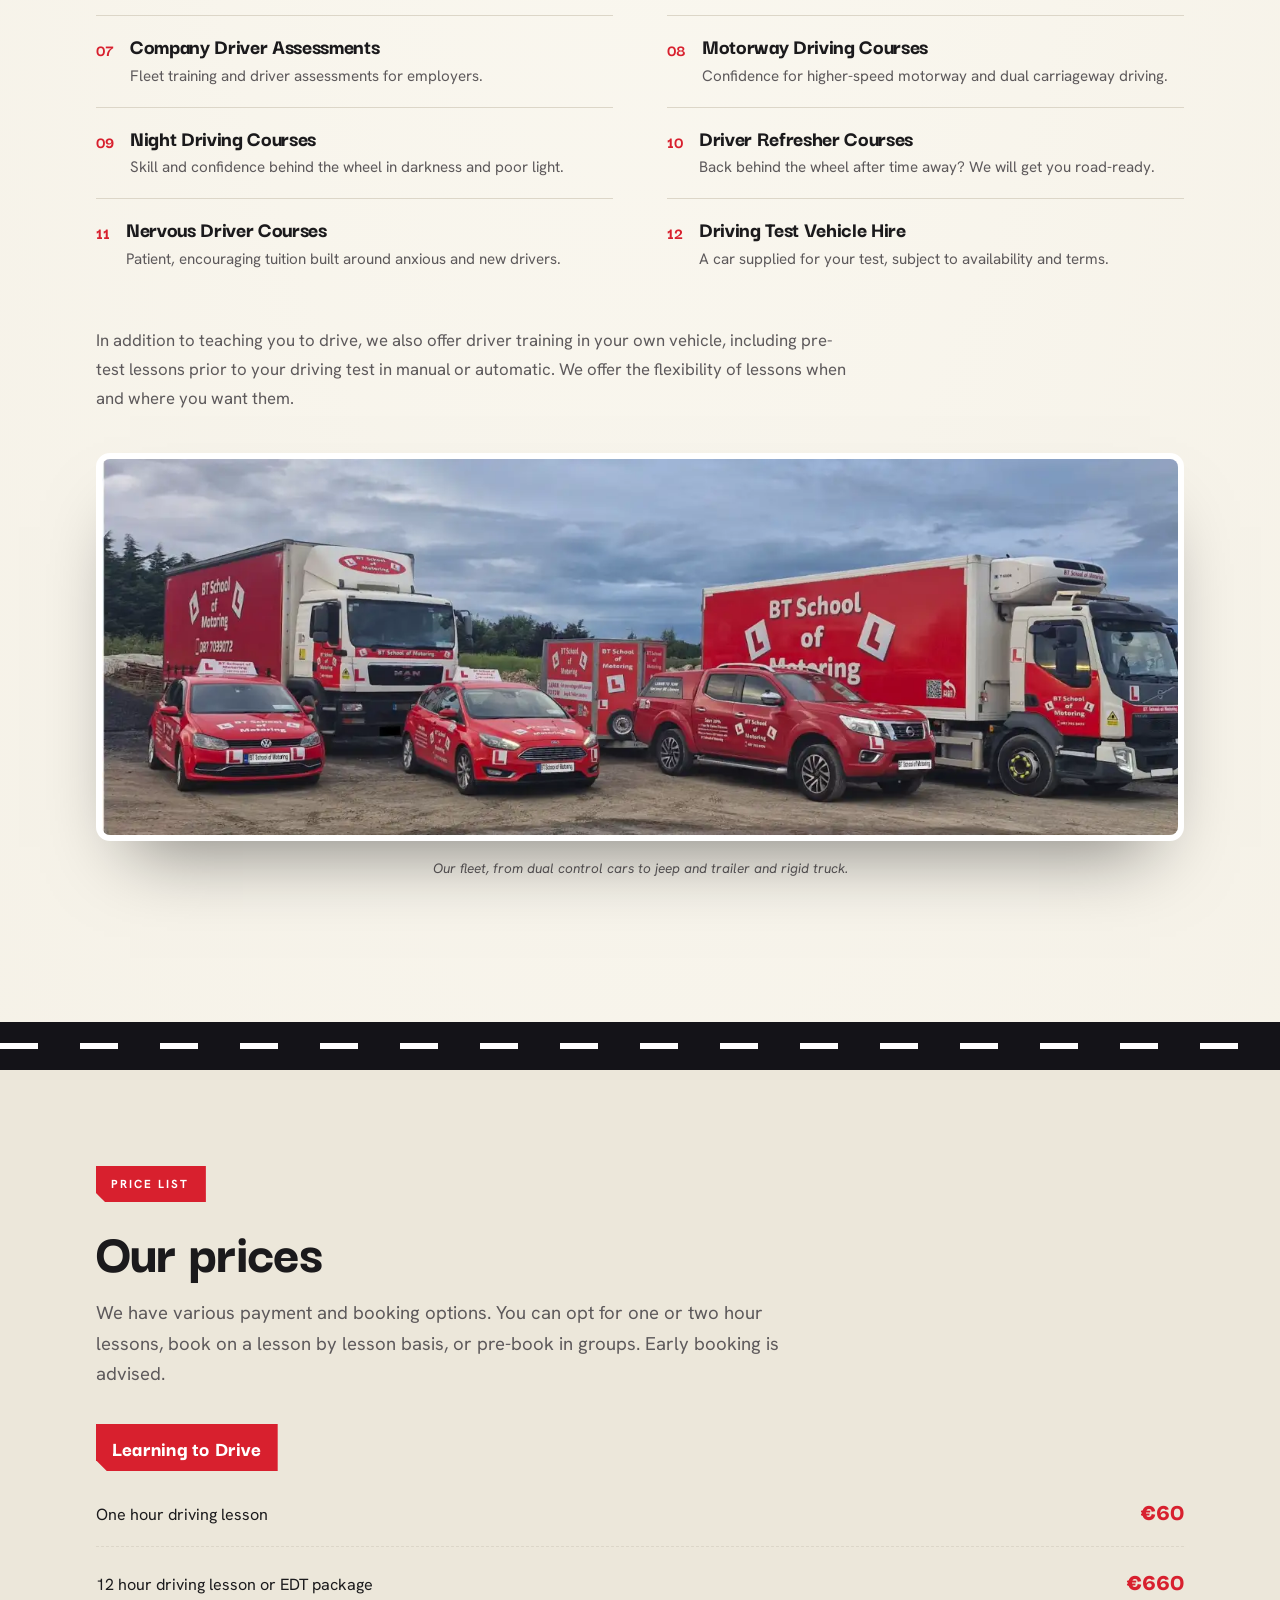
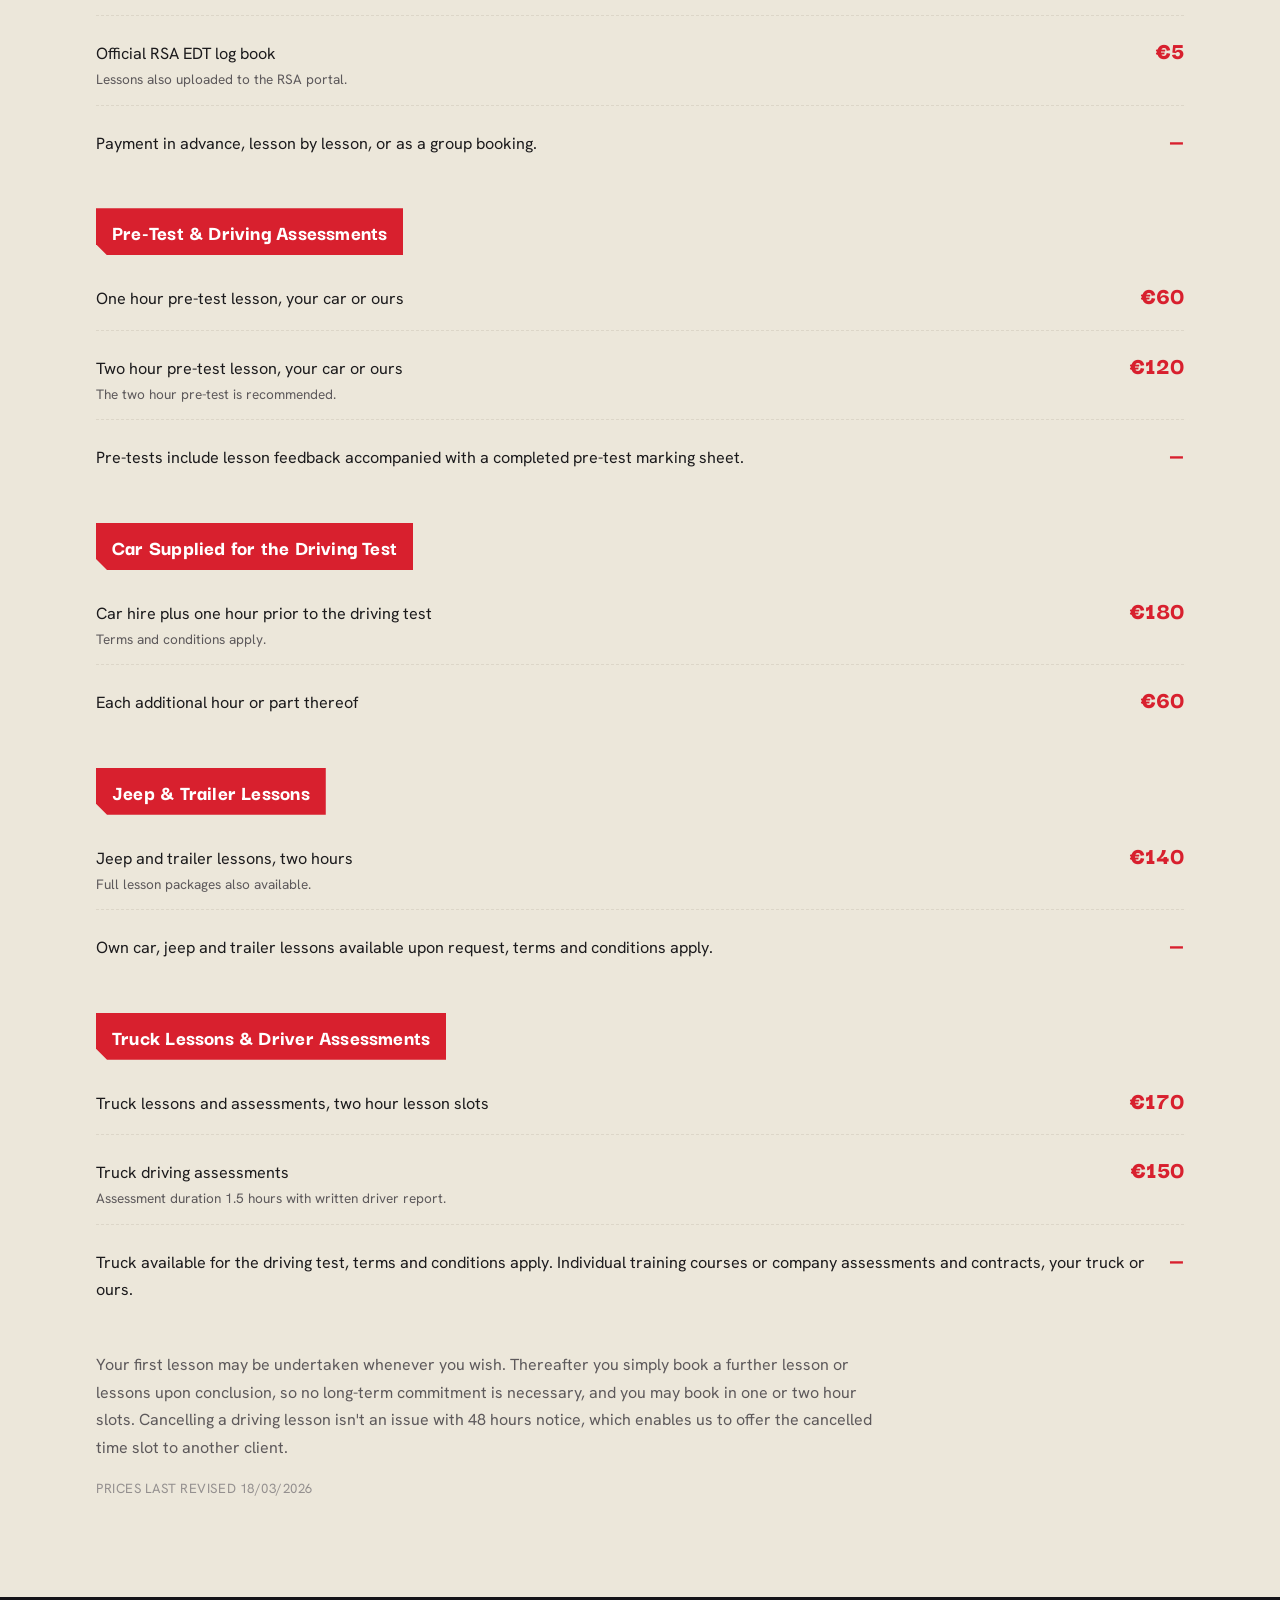
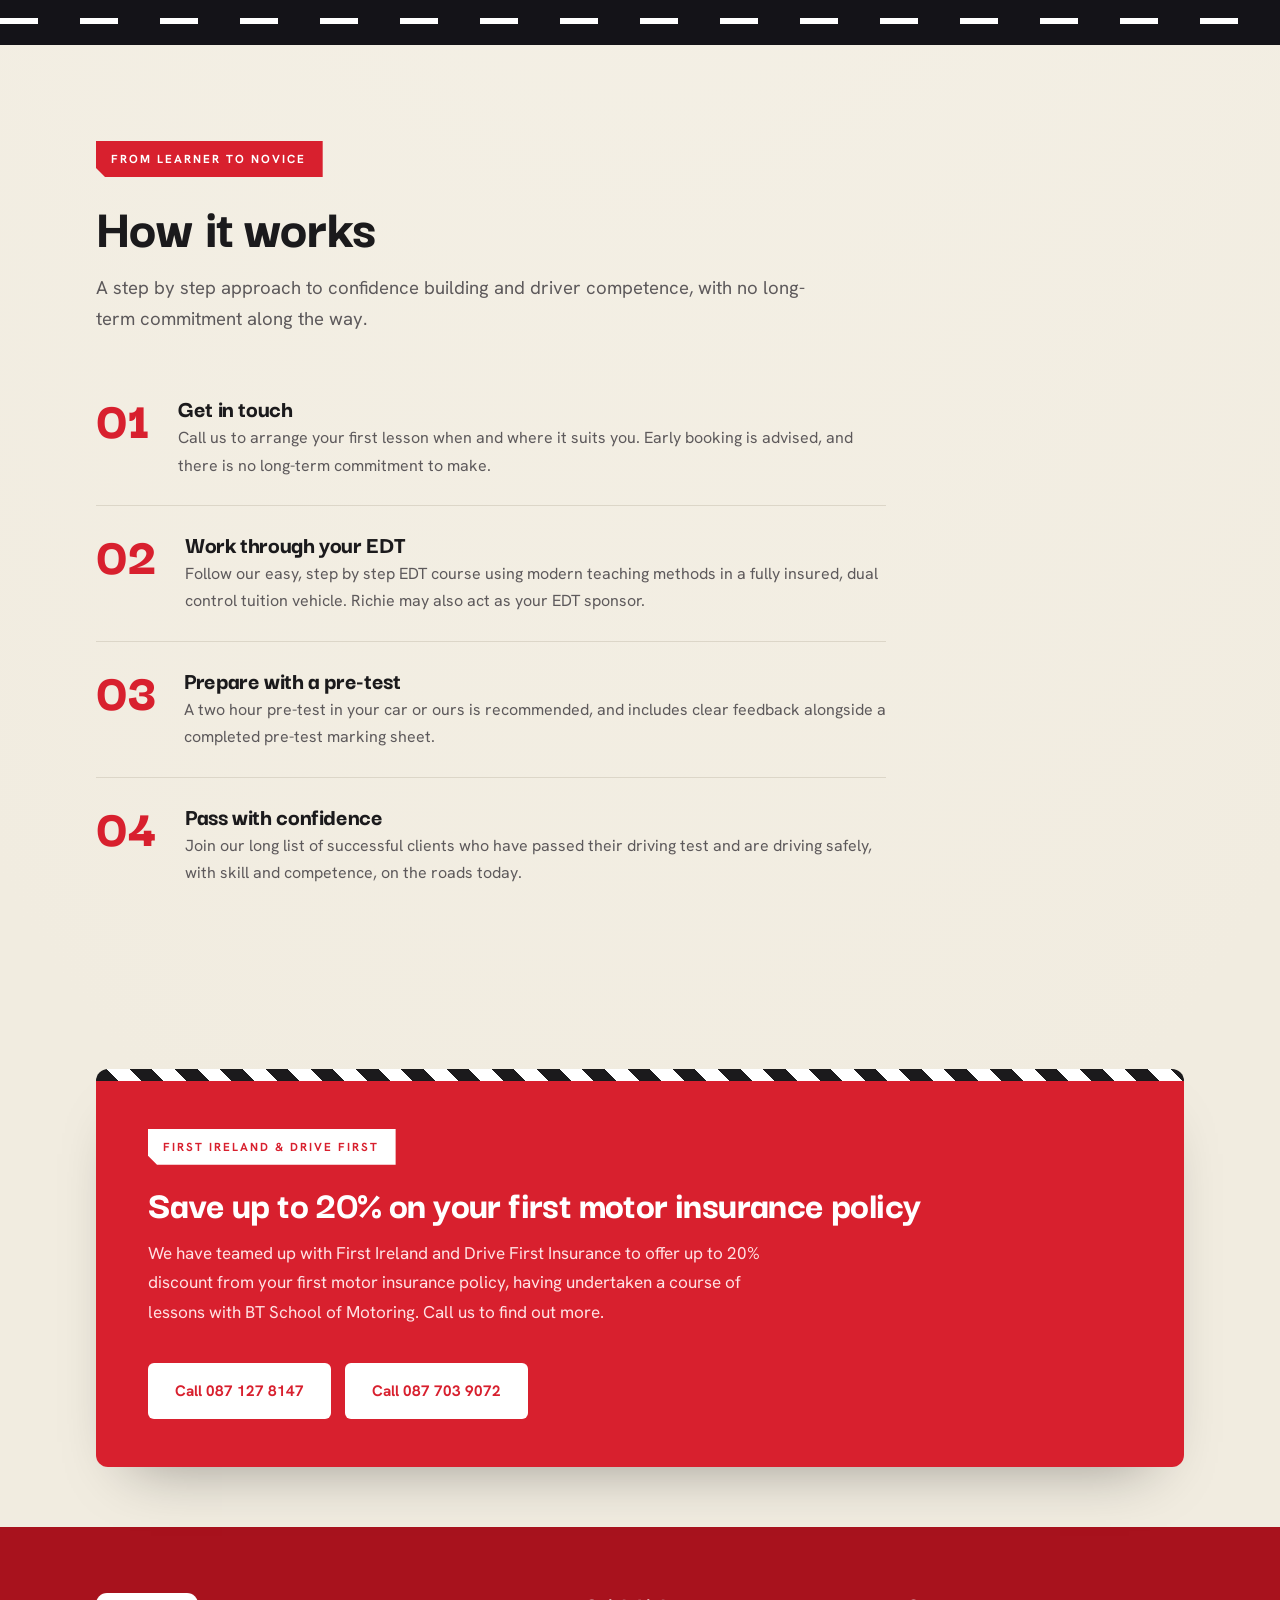
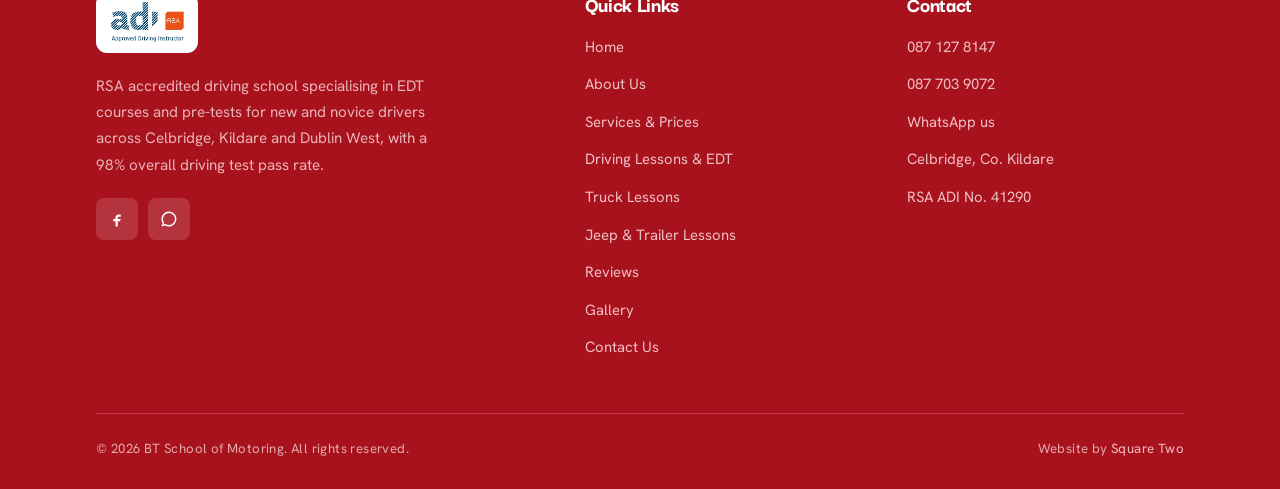
<file: bt-driving_school.html>
<!DOCTYPE html>
<html lang="en">
<head>
<meta charset="UTF-8">
<meta name="viewport" content="width=device-width, initial-scale=1.0">
<title>Services & Prices | Driving Lessons, EDT & Pre-Tests | BT School of Motoring</title>
<meta name="description" content="Competitive driving lesson pricing in Celbridge, Clane, Leixlip, Lucan and Maynooth, plus pre-tests at the Tallaght and Naas test centres. EDT, jeep & trailer, and truck lessons. 1hr lesson €60, 12hr EDT €660.">
<meta name="keywords" content="driving lesson prices Kildare, EDT package price, pre test Tallaght, pre test Naas, jeep and trailer lessons, truck lessons Dublin, car for driving test Celbridge, discount driving lessons Kildare">
<meta name="robots" content="index, follow">
<link rel="canonical" href="https://www.btschoolofmotoring.com/bt-driving_school.html">
<meta name="google-site-verification" content="hO6njH7uUYF0TGmPv_XgDsYAmhKz7Wn5IpHq2ItM0Dk">

<!-- Open Graph -->
<meta property="og:title" content="BT School of Motoring Services & Prices">
<meta property="og:description" content="Competitive driving lesson pricing in Celbridge, Clane, Leixlip, Lucan, Maynooth, or pre testing at the test centres of Tallaght and Naas.">
<meta property="og:url" content="https://www.btschoolofmotoring.com/bt-driving_school.html">
<meta property="og:type" content="website">
<meta property="og:site_name" content="BT School of Motoring">
<meta property="og:image" content="/images/site/rsa-large.webp">

<!-- Twitter Card -->
<meta name="twitter:card" content="summary">
<meta name="twitter:title" content="BT School of Motoring Services & Prices">
<meta name="twitter:description" content="Competitive driving lesson, EDT, pre-test, jeep & trailer and truck pricing across Kildare and Dublin West.">

<link rel="preconnect" href="https://fonts.googleapis.com">
<link rel="preconnect" href="https://fonts.gstatic.com" crossorigin>
<link href="https://fonts.googleapis.com/css2?family=Darker+Grotesque:wght@500;600;700;800;900&family=Hanken+Grotesk:wght@400;500;600;700&display=swap" rel="stylesheet">
<link rel="stylesheet" href="/style.css?v=2">

<!-- Service / OfferCatalog Schema -->
<script type="application/ld+json">
{
  "@context": "https://schema.org",
  "@type": "DrivingSchool",
  "name": "BT School of Motoring",
  "url": "https://www.btschoolofmotoring.com/",
  "telephone": "+353871278147",
  "priceRange": "EUR 60 - 660",
  "areaServed": ["Celbridge", "Clane", "Leixlip", "Lucan", "Maynooth", "Dublin West", "Tallaght", "Naas"],
  "hasOfferCatalog": {
    "@type": "OfferCatalog",
    "name": "Driving Lessons & Courses",
    "itemListElement": [
      {"@type":"Offer","priceCurrency":"EUR","price":"60","itemOffered":{"@type":"Service","name":"One hour driving lesson"}},
      {"@type":"Offer","priceCurrency":"EUR","price":"660","itemOffered":{"@type":"Service","name":"12 hour driving lesson or EDT package"}},
      {"@type":"Offer","priceCurrency":"EUR","price":"120","itemOffered":{"@type":"Service","name":"Two hour pre-test lesson"}},
      {"@type":"Offer","priceCurrency":"EUR","price":"180","itemOffered":{"@type":"Service","name":"Car supplied for the driving test plus one hour"}},
      {"@type":"Offer","priceCurrency":"EUR","price":"140","itemOffered":{"@type":"Service","name":"Jeep and trailer lessons, two hours"}},
      {"@type":"Offer","priceCurrency":"EUR","price":"170","itemOffered":{"@type":"Service","name":"Truck lessons and assessments, two hours"}}
    ]
  }
}
</script>

<!-- Breadcrumb Schema -->
<script type="application/ld+json">
{
  "@context": "https://schema.org",
  "@type": "BreadcrumbList",
  "itemListElement": [
    {"@type":"ListItem","position":1,"name":"Home","item":"https://www.btschoolofmotoring.com/"},
    {"@type":"ListItem","position":2,"name":"Services & Prices","item":"https://www.btschoolofmotoring.com/bt-driving_school.html"}
  ]
}
</script>
</head>
<body>

<!-- ===== NAV ===== -->
<nav id="nav">
  <div class="wrap nav-in">
    <a href="/" class="brand">
      <img src="/images/site/rsa-large.webp" alt="BT School of Motoring">
    </a>
    <div class="nav-links">
      <a href="/">Home</a>
      <a href="/bt_driving-school.html">About Us</a>
      <div class="nav-drop">
        <a href="/bt-driving_school.html" class="nav-drop-t active">Services &amp; Prices
          <svg class="caret" width="11" height="11" viewBox="0 0 24 24" fill="currentColor"><path d="M7 10l5 5 5-5z"/></svg>
        </a>
        <div class="nav-drop-menu">
          <a href="/bt-driving_school.html" class="lead-link">All Services &amp; Prices</a>
          <a href="/car-driving-lessons.html">Driving Lessons &amp; EDT</a>
          <a href="/truck-driving-lessons.html">Truck Driving Lessons</a>
          <a href="/jeep-and-trailer-lessons.html">Jeep &amp; Trailer Lessons</a>
        </div>
      </div>
      <a href="/reviews.html">Reviews</a>
      <a href="/gallery.html">Gallery</a>
      <a href="/bt_driving_school.html">Contact Us</a>
    </div>
    <div class="nav-cta">
      <a href="/bt_driving_school.html" class="btn btn-out-d">Get in touch</a>
      <span class="nav-call">
        <a href="tel:+353871278147" class="btn btn-red nav-pill">087 127 8147</a>
        <a href="tel:+353877039072" class="btn btn-red nav-pill">087 703 9072</a>
      </span>
    </div>
    <button class="burger" id="burger" aria-label="Menu"><span></span><span></span><span></span></button>
  </div>
</nav>
<div class="mobile-menu" id="mobileMenu">
  <a href="/">Home</a>
  <a href="/bt_driving-school.html">About Us</a>
  <a href="/bt-driving_school.html">Services &amp; Prices</a>
  <a href="/car-driving-lessons.html">Driving Lessons &amp; EDT</a>
  <a href="/truck-driving-lessons.html">Truck Lessons</a>
  <a href="/jeep-and-trailer-lessons.html">Jeep &amp; Trailer Lessons</a>
  <a href="/reviews.html">Reviews</a>
  <a href="/gallery.html">Gallery</a>
  <a href="/bt_driving_school.html">Contact Us</a>
  <a href="tel:+353871278147" class="btn btn-red">Call 087 127 8147</a>
  <a href="tel:+353877039072" class="btn btn-red" style="margin-top:8px">Call 087 703 9072</a>
</div>

<!-- ===== PAGE HERO ===== -->
<section class="page-hero">
  <div class="hero-bg" style="background-image:url('/images/site/fleet-hero.webp')"></div>
  <div class="wrap">
    <nav class="crumb" aria-label="Breadcrumb">
      <a href="/">Home</a><span>/</span>Services &amp; Prices
    </nav>
    <span class="eyebrow">Services &amp; Prices</span>
    <h1>Competitive, transparent pricing</h1>
    <p>Pre-test specialists with above average pass rates, serving West Dublin and the Kildare areas of Celbridge, Clane, Leixlip, Lucan and Maynooth, plus the Tallaght and Naas test centres.</p>
  </div>
</section>

<!-- ===== CREDENTIALS BAND ===== -->
<div class="creds">
  <span>RSA Accredited</span><span class="sep"></span>
  <span>ADI Reg. No. 41290</span><span class="sep"></span>
  <span>Fetac Level 6 Tuition</span><span class="sep"></span>
  <span>98% Test Pass Rate</span>
</div>
<div class="lane"><span class="car"></span></div>

<!-- ===== INTRO + SERVICES LIST ===== -->
<section class="sec">
  <div class="wrap">
    <div class="measure" data-reveal>
      <span class="eyebrow">What We Offer</span>
      <h2 class="head">Driving lesson plans with you in mind</h2>
      <p class="lede">Here at BT School of Motoring we specialise in pre-tests with above average pass rates. You will learn using the most modern teaching methods in a fully insured, dual control tuition vehicle with an RSA approved and registered driving instructor who holds a Fetac Level 6 qualification in driving tuition. Richie may also act as your EDT sponsor.</p>
    </div>
    <div class="feature-grid" data-reveal>
      <a class="feature-card" href="/truck-driving-lessons.html" style="background-image:url('/images/site/bt-truck-2024.jpg')">
        <span class="fc-tag">Change Your Career</span>
        <h3>Truck Driving Lessons</h3>
        <p>Rigid truck lessons, driver assessments and company fleet training. Truck supplied for the test.</p>
        <span class="fc-foot">
          <span class="fc-price"><small>From</small>&euro;170 &middot; 2hrs</span>
          <span class="fc-go">Explore truck lessons &rarr;</span>
        </span>
      </a>
      <a class="feature-card" href="/jeep-and-trailer-lessons.html" style="background-image:url('/images/fleet/jeep-trailer-tow.webp')">
        <span class="fc-tag">Learn to Tow</span>
        <h3>Jeep &amp; Trailer Lessons</h3>
        <p>BE category tuition, with full lesson packages available. Your own vehicle on request.</p>
        <span class="fc-foot">
          <span class="fc-price"><small>From</small>&euro;140 &middot; 2hrs</span>
          <span class="fc-go">Explore trailer lessons &rarr;</span>
        </span>
      </a>
    </div>
    <div class="svc-list" data-reveal>
      <div class="svc-row"><span class="ix">01</span><div><h3>Learning to Drive</h3><p>Manual or automatic, in our dual control car or your own.</p></div></div>
      <div class="svc-row"><span class="ix">02</span><div><h3>EDT Driver Courses</h3><p>Covering all aspects of your Essential Driver Training programme.</p></div></div>
      <div class="svc-row"><span class="ix">03</span><div><h3>Pre-Tests</h3><p>In your car or ours, with completed marking sheet feedback.</p></div></div>
      <a class="svc-row" href="/jeep-and-trailer-lessons.html"><span class="ix">04</span><div><h3>Jeep &amp; Trailer Lessons</h3><p>BE category tuition, with full lesson packages available.</p></div></a>
      <a class="svc-row" href="/jeep-and-trailer-lessons.html"><span class="ix">05</span><div><h3>Car or Van Trailer Lessons</h3><p>Trailer tuition for car and van drivers who need to tow.</p></div></a>
      <a class="svc-row" href="/truck-driving-lessons.html"><span class="ix">06</span><div><h3>Truck Driving Lessons</h3><p>Want to change your career? Rigid truck lessons available.</p></div></a>
      <div class="svc-row"><span class="ix">07</span><div><h3>Company Driver Assessments</h3><p>Fleet training and driver assessments for employers.</p></div></div>
      <div class="svc-row"><span class="ix">08</span><div><h3>Motorway Driving Courses</h3><p>Confidence for higher-speed motorway and dual carriageway driving.</p></div></div>
      <div class="svc-row"><span class="ix">09</span><div><h3>Night Driving Courses</h3><p>Skill and confidence behind the wheel in darkness and poor light.</p></div></div>
      <div class="svc-row"><span class="ix">10</span><div><h3>Driver Refresher Courses</h3><p>Back behind the wheel after time away? We will get you road-ready.</p></div></div>
      <div class="svc-row"><span class="ix">11</span><div><h3>Nervous Driver Courses</h3><p>Patient, encouraging tuition built around anxious and new drivers.</p></div></div>
      <div class="svc-row"><span class="ix">12</span><div><h3>Driving Test Vehicle Hire</h3><p>A car supplied for your test, subject to availability and terms.</p></div></div>
    </div>
    <p class="svc-after" data-reveal>In addition to teaching you to drive, we also offer driver training in your own vehicle, including pre-test lessons prior to your driving test in manual or automatic. We offer the flexibility of lessons when and where you want them.</p>
    <div class="fleet-banner" data-reveal style="margin-top:40px">
      <div class="fleet-banner-frame">
        <img src="/images/site/fleet-hero.webp" alt="The BT School of Motoring fleet, from dual control cars to jeep and trailer and rigid truck" loading="lazy" decoding="async">
      </div>
      <span class="about-cap">Our fleet, from dual control cars to jeep and trailer and rigid truck.</span>
    </div>
  </div>
</section>

<div class="lane"><span class="car"></span></div>

<!-- ===== PRICES ===== -->
<section class="sec light-2" id="prices">
  <div class="wrap">
    <div class="measure" data-reveal>
      <span class="eyebrow">Price List</span>
      <h2 class="head">Our prices</h2>
      <p class="lede">We have various payment and booking options. You can opt for one or two hour lessons, book on a lesson by lesson basis, or pre-book in groups. Early booking is advised.</p>
    </div>

    <div class="price-block" data-reveal>
      <span class="price-tag">Learning to Drive</span>
      <div class="price-line"><span>One hour driving lesson</span><b>&euro;60</b></div>
      <div class="price-line"><span>12 hour driving lesson or EDT package</span><b>&euro;660</b></div>
      <div class="price-line"><span>Official RSA EDT log book<small>Lessons also uploaded to the RSA portal.</small></span><b>&euro;5</b></div>
      <div class="price-line"><span>Payment in advance, lesson by lesson, or as a group booking.</span><b>&mdash;</b></div>
    </div>

    <div class="price-block" data-reveal>
      <span class="price-tag">Pre-Test &amp; Driving Assessments</span>
      <div class="price-line"><span>One hour pre-test lesson, your car or ours</span><b>&euro;60</b></div>
      <div class="price-line"><span>Two hour pre-test lesson, your car or ours<small>The two hour pre-test is recommended.</small></span><b>&euro;120</b></div>
      <div class="price-line"><span>Pre-tests include lesson feedback accompanied with a completed pre-test marking sheet.</span><b>&mdash;</b></div>
    </div>

    <div class="price-block" data-reveal>
      <span class="price-tag">Car Supplied for the Driving Test</span>
      <div class="price-line"><span>Car hire plus one hour prior to the driving test<small>Terms and conditions apply.</small></span><b>&euro;180</b></div>
      <div class="price-line"><span>Each additional hour or part thereof</span><b>&euro;60</b></div>
    </div>

    <div class="price-block" data-reveal>
      <span class="price-tag">Jeep &amp; Trailer Lessons</span>
      <div class="price-line"><span>Jeep and trailer lessons, two hours<small>Full lesson packages also available.</small></span><b>&euro;140</b></div>
      <div class="price-line"><span>Own car, jeep and trailer lessons available upon request, terms and conditions apply.</span><b>&mdash;</b></div>
    </div>

    <div class="price-block" data-reveal>
      <span class="price-tag">Truck Lessons &amp; Driver Assessments</span>
      <div class="price-line"><span>Truck lessons and assessments, two hour lesson slots</span><b>&euro;170</b></div>
      <div class="price-line"><span>Truck driving assessments<small>Assessment duration 1.5 hours with written driver report.</small></span><b>&euro;150</b></div>
      <div class="price-line"><span>Truck available for the driving test, terms and conditions apply. Individual training courses or company assessments and contracts, your truck or ours.</span><b>&mdash;</b></div>
    </div>

    <p class="price-foot" data-reveal>Your first lesson may be undertaken whenever you wish. Thereafter you simply book a further lesson or lessons upon conclusion, so no long-term commitment is necessary, and you may book in one or two hour slots. Cancelling a driving lesson isn't an issue with 48 hours notice, which enables us to offer the cancelled time slot to another client.</p>
    <p class="price-revised">Prices last revised 18/03/2026</p>
  </div>
</section>

<div class="lane"><span class="car"></span></div>

<!-- ===== HOW IT WORKS ===== -->
<section class="sec" id="process">
  <div class="wrap">
    <div class="measure" data-reveal>
      <span class="eyebrow">From Learner to Novice</span>
      <h2 class="head">How it works</h2>
      <p class="lede">A step by step approach to confidence building and driver competence, with no long-term commitment along the way.</p>
    </div>
    <div class="steps">
      <div class="step" data-reveal>
        <span class="n">01</span>
        <div><h3>Get in touch</h3><p>Call us to arrange your first lesson when and where it suits you. Early booking is advised, and there is no long-term commitment to make.</p></div>
      </div>
      <div class="step" data-reveal>
        <span class="n">02</span>
        <div><h3>Work through your EDT</h3><p>Follow our easy, step by step EDT course using modern teaching methods in a fully insured, dual control tuition vehicle. Richie may also act as your EDT sponsor.</p></div>
      </div>
      <div class="step" data-reveal>
        <span class="n">03</span>
        <div><h3>Prepare with a pre-test</h3><p>A two hour pre-test in your car or ours is recommended, and includes clear feedback alongside a completed pre-test marking sheet.</p></div>
      </div>
      <div class="step" data-reveal>
        <span class="n">04</span>
        <div><h3>Pass with confidence</h3><p>Join our long list of successful clients who have passed their driving test and are driving safely, with skill and competence, on the roads today.</p></div>
      </div>
    </div>
  </div>
</section>

<!-- ===== INSURANCE CALLOUT ===== -->
<section class="sec-sm">
  <div class="wrap">
    <div class="callout" data-reveal>
      <div class="hazard"></div>
      <div class="callout-body">
        <span class="eyebrow">First Ireland &amp; Drive First</span>
        <h2>Save up to 20% on your first motor insurance policy</h2>
        <p>We have teamed up with First Ireland and Drive First Insurance to offer up to 20% discount from your first motor insurance policy, having undertaken a course of lessons with BT School of Motoring. Call us to find out more.</p>
        <a href="tel:+353871278147" class="btn btn-white">Call 087 127 8147</a>
        <a href="tel:+353877039072" class="btn btn-white" style="margin-left:10px">Call 087 703 9072</a>
      </div>
    </div>
  </div>
</section>

<!-- ===== FOOTER ===== -->
<footer>
  <div class="wrap">
    <div class="foot-grid">
      <div>
        <div class="foot-brand">
          <img src="/images/site/rsa-large.webp" alt="BT School of Motoring">
        </div>
        <p class="foot-about">RSA accredited driving school specialising in EDT courses and pre-tests for new and novice drivers across Celbridge, Kildare and Dublin West, with a 98% overall driving test pass rate.</p>
        <div class="socials">
          <a href="https://www.facebook.com/search/top?q=bt%20school%20of%20motoring" target="_blank" rel="noopener" aria-label="Facebook">
            <svg width="18" height="18" viewBox="0 0 24 24" fill="currentColor"><path d="M14 9h3V6h-3c-2.2 0-4 1.8-4 4v2H7v3h3v7h3v-7h3l1-3h-4v-2c0-.6.4-1 1-1z"/></svg>
          </a>
          <a href="https://wa.me/353871278147" target="_blank" rel="noopener" aria-label="WhatsApp">
            <svg width="18" height="18" viewBox="0 0 24 24" fill="currentColor"><path d="M12 2a10 10 0 00-8.5 15.2L2 22l4.9-1.3A10 10 0 1012 2zm0 18a8 8 0 01-4.1-1.1l-.3-.2-2.9.8.8-2.8-.2-.3A8 8 0 1112 20z"/></svg>
          </a>
        </div>
      </div>
      <div class="foot-col">
        <h4>Quick Links</h4>
        <a href="/">Home</a>
        <a href="/bt_driving-school.html">About Us</a>
        <a href="/bt-driving_school.html">Services &amp; Prices</a>
        <a href="/car-driving-lessons.html">Driving Lessons &amp; EDT</a>
        <a href="/truck-driving-lessons.html">Truck Lessons</a>
        <a href="/jeep-and-trailer-lessons.html">Jeep &amp; Trailer Lessons</a>
        <a href="/reviews.html">Reviews</a>
        <a href="/gallery.html">Gallery</a>
        <a href="/bt_driving_school.html">Contact Us</a>
      </div>
      <div class="foot-col">
        <h4>Contact</h4>
        <a href="tel:+353871278147">087 127 8147</a>
        <a href="tel:+353877039072">087 703 9072</a>
        <a href="https://wa.me/353871278147" target="_blank" rel="noopener">WhatsApp us</a>
        <span>Celbridge, Co. Kildare</span>
        <span>RSA ADI No. 41290</span>
      </div>
    </div>
    <div class="foot-bottom">
      <span>&copy; <span id="year"></span> BT School of Motoring. All rights reserved.</span>
      <span>Website by <a href="https://squaretwo.ie" target="_blank" rel="noopener">Square Two</a></span>
    </div>
  </div>
</footer>

<!-- ===== WHATSAPP FLOAT ===== -->
<a href="https://wa.me/353871278147?text=Hi%20BT%20School%20of%20Motoring%2C%20I%20found%20you%20online%20and%20I%27d%20like%20to%20enquire%20about%20driving%20lessons." target="_blank" rel="noopener" class="whatsapp-float" aria-label="Chat on WhatsApp">
  <span class="wa-tooltip">WhatsApp us</span>
  <svg viewBox="0 0 24 24" fill="#fff"><path d="M12 2a10 10 0 00-8.5 15.2L2 22l4.9-1.3A10 10 0 1012 2zm0 18a8 8 0 01-4.1-1.1l-.3-.2-2.9.8.8-2.8-.2-.3A8 8 0 1112 20zm4.4-6c-.2-.1-1.4-.7-1.6-.8s-.4-.1-.5.1-.6.8-.8 1-.3.2-.5.1a6.5 6.5 0 01-3.2-2.8c-.2-.4.2-.4.6-1.2.1-.2 0-.3 0-.5l-.7-1.7c-.2-.5-.4-.4-.5-.4h-.5a1 1 0 00-.7.3c-.3.3-1 1-1 2.3s1 2.7 1.1 2.8a9.2 9.2 0 003.6 3.2c1.3.6 1.8.6 2.5.5.4 0 1.3-.6 1.5-1.1s.2-1 .1-1.1z"/></svg>
</a>

<!-- ===== CHATBOT ===== -->
<div class="chat-btn" id="chatBtn" aria-label="Open chat">
  <span class="badge">1</span>
  <svg width="26" height="26" viewBox="0 0 24 24" fill="currentColor"><path d="M4 4h16a2 2 0 012 2v9a2 2 0 01-2 2H8l-4 4V6a2 2 0 012-2z"/></svg>
</div>
<div class="chat-win" id="chatWin">
  <div class="chat-head">
    <span class="av">BT</span>
    <div>
      <b>BT School of Motoring</b>
      <div class="stat">Typically replies fast</div>
    </div>
    <button class="chat-close" id="chatClose" aria-label="Close chat">&times;</button>
  </div>
  <div class="chat-body" id="chatBody"></div>
  <div class="chips" id="chatChips"></div>
  <div class="chat-foot">
    <input type="text" id="chatInput" placeholder="Type your question...">
    <button id="chatSend" aria-label="Send">&#10148;</button>
  </div>
  <a href="https://wa.me/353871278147?text=Hi%20BT%20School%20of%20Motoring%2C%20I%27d%20like%20to%20enquire%20about%20driving%20lessons." target="_blank" rel="noopener" class="chat-wa">
    <svg width="18" height="18" viewBox="0 0 24 24" fill="#fff"><path d="M12 2a10 10 0 00-8.5 15.2L2 22l4.9-1.3A10 10 0 1012 2z"/></svg>
    Continue on WhatsApp
  </a>
</div>

<script src="/script.js?v=2"></script>
</body>
</html>
</file>
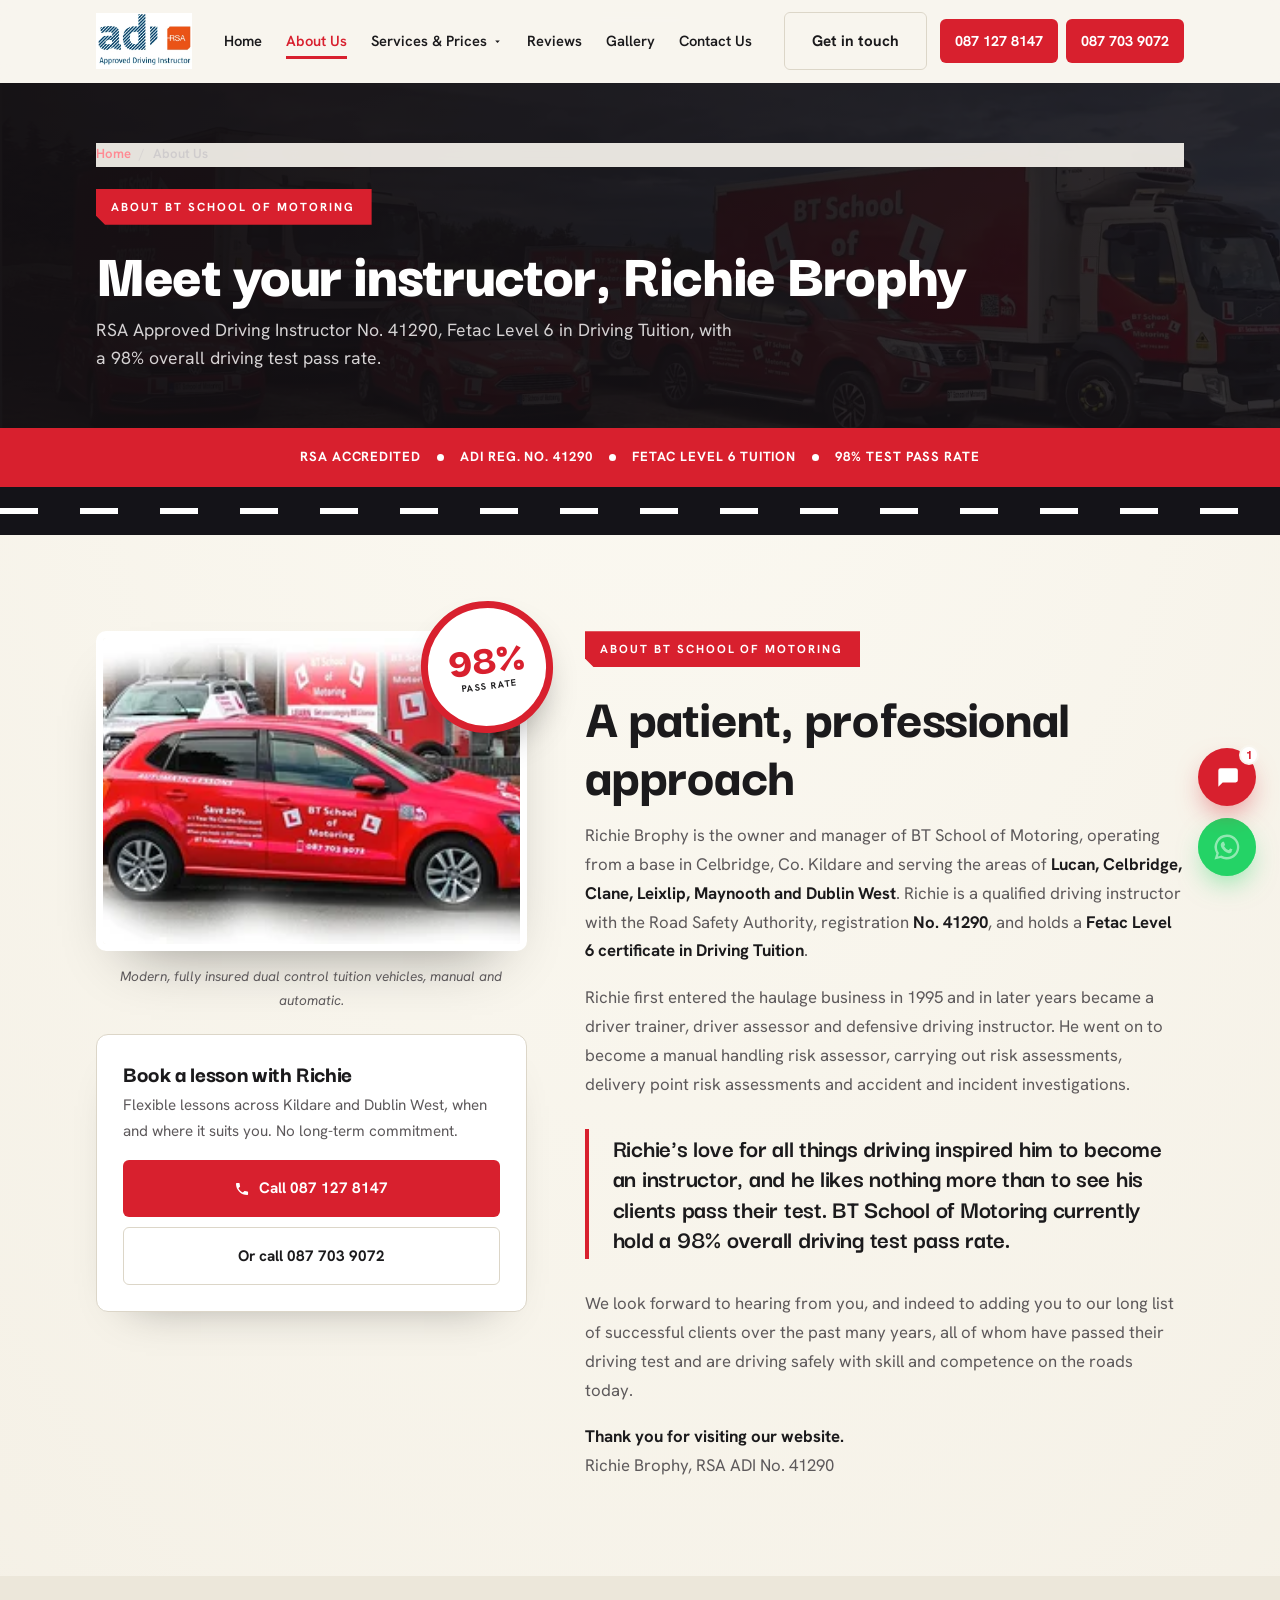
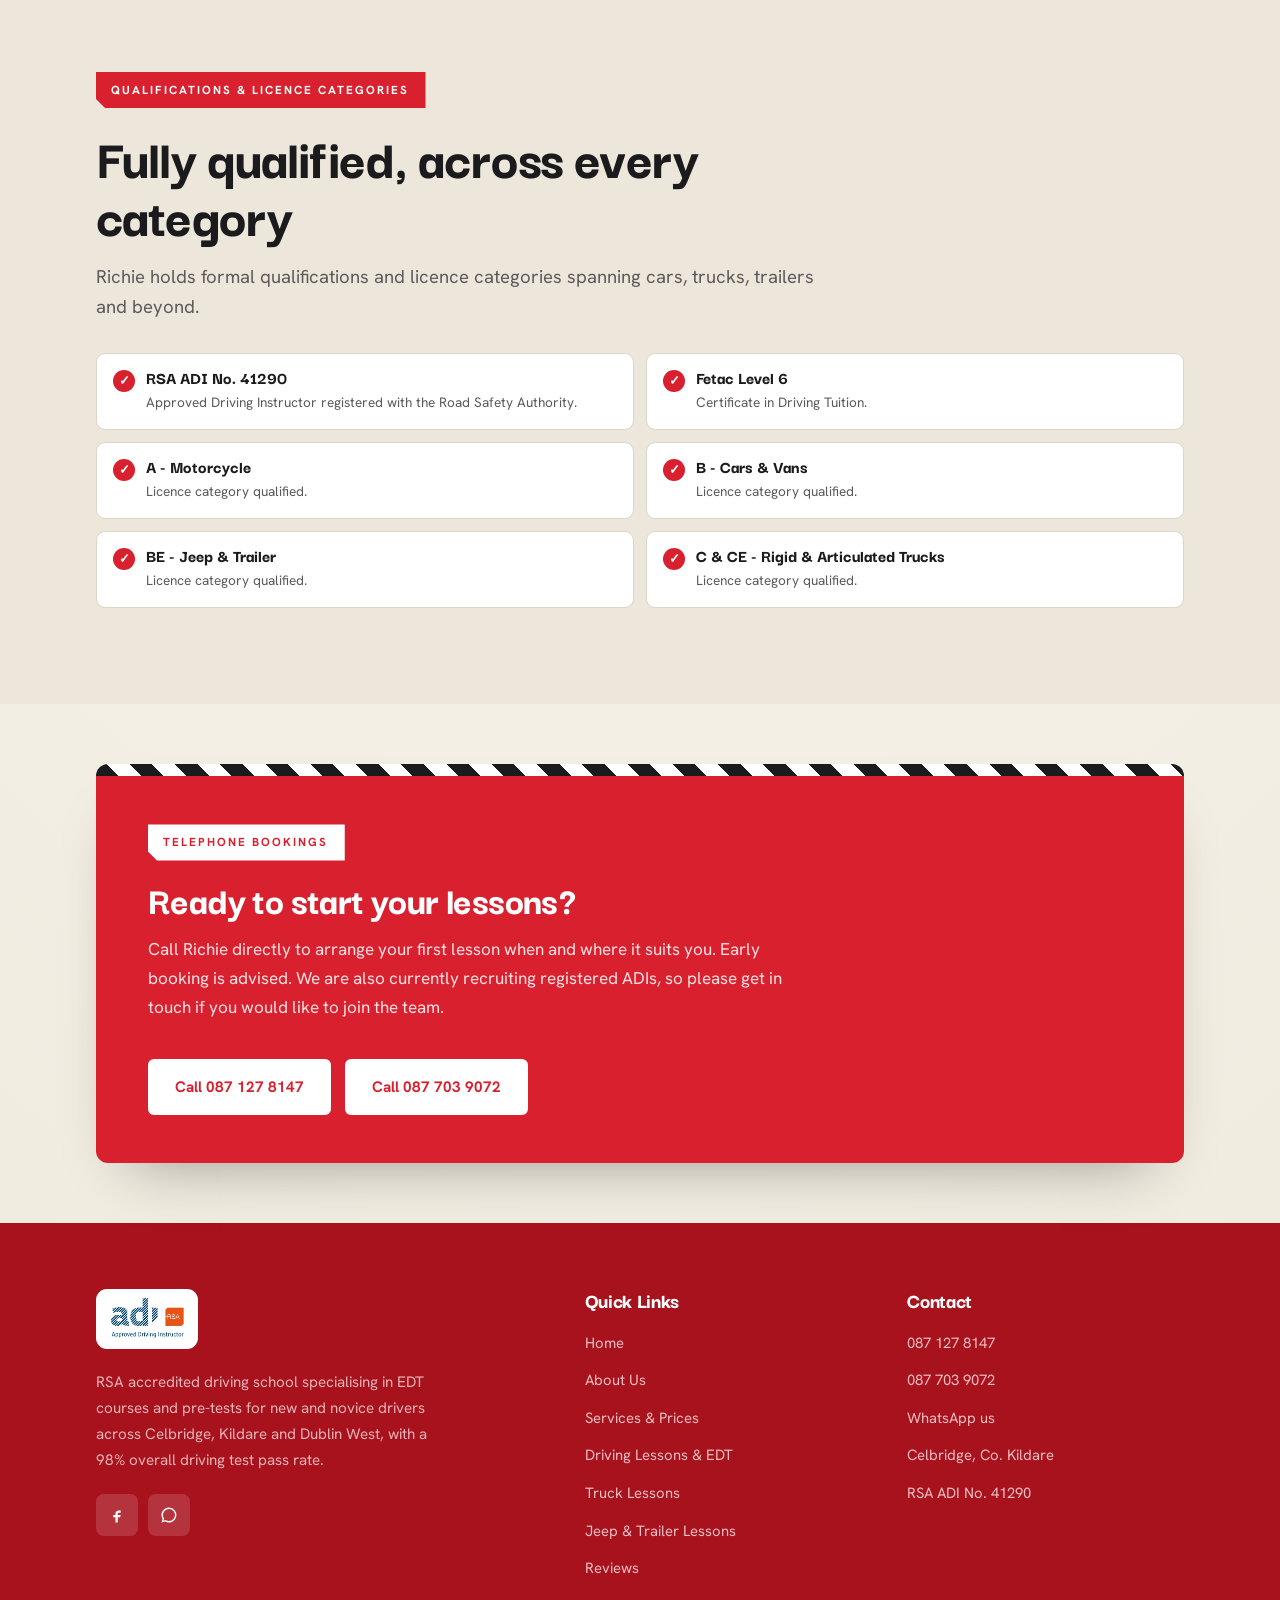
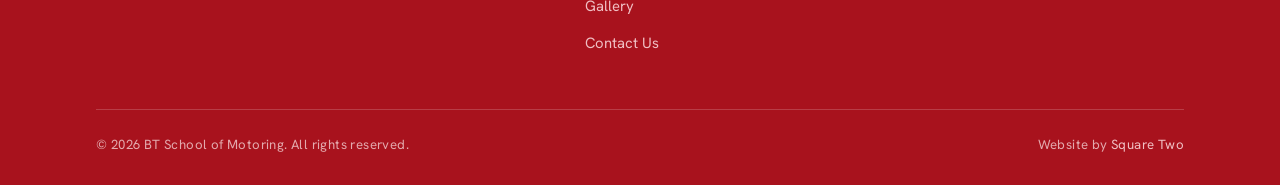
<file: bt_driving-school.html>
<!DOCTYPE html>
<html lang="en">
<head>
<meta charset="UTF-8">
<meta name="viewport" content="width=device-width, initial-scale=1.0">
<title>About BT Driving School | Richie Brophy, RSA ADI No. 41290 | BT School of Motoring</title>
<meta name="description" content="Meet Richie Brophy, owner of BT School of Motoring. RSA ADI No. 41290, Fetac Level 6 in Driving Tuition. Teaching learners in Celbridge, Lucan, Clane, Leixlip, Maynooth and Dublin West with a 98% pass rate.">
<meta name="keywords" content="Richie Brophy driving instructor, RSA ADI 41290, learning to drive Celbridge, EDT lessons Dublin, driving lessons Lucan, pre test Tallaght, pre test Naas Co Kildare, Fetac Level 6 driving tuition">
<meta name="robots" content="index, follow">
<link rel="canonical" href="https://www.btschoolofmotoring.com/bt_driving-school.html">
<meta name="google-site-verification" content="hO6njH7uUYF0TGmPv_XgDsYAmhKz7Wn5IpHq2ItM0Dk">

<!-- Open Graph -->
<meta property="og:title" content="About BT Driving School">
<meta property="og:description" content="Learning to Drive with BT School of Motoring, Richie Brophy RSA ADI No. 41290. 98% driving test pass rate.">
<meta property="og:url" content="https://www.btschoolofmotoring.com/bt_driving-school.html">
<meta property="og:type" content="profile">
<meta property="og:site_name" content="BT School of Motoring">
<meta property="og:image" content="/images/site/rsa-large.webp">

<!-- Twitter Card -->
<meta name="twitter:card" content="summary">
<meta name="twitter:title" content="About BT Driving School">
<meta name="twitter:description" content="Meet Richie Brophy, RSA ADI No. 41290, Fetac Level 6. 98% pass rate.">

<link rel="preconnect" href="https://fonts.googleapis.com">
<link rel="preconnect" href="https://fonts.gstatic.com" crossorigin>
<link href="https://fonts.googleapis.com/css2?family=Darker+Grotesque:wght@500;600;700;800;900&family=Hanken+Grotesk:wght@400;500;600;700&display=swap" rel="stylesheet">
<link rel="stylesheet" href="/style.css?v=2">

<!-- AboutPage + Person Schema -->
<script type="application/ld+json">
{
  "@context": "https://schema.org",
  "@type": "AboutPage",
  "url": "https://www.btschoolofmotoring.com/bt_driving-school.html",
  "name": "About BT School of Motoring",
  "mainEntity": {
    "@type": "Person",
    "name": "Richie Brophy",
    "jobTitle": "RSA Approved Driving Instructor (ADI No. 41290)",
    "worksFor": {
      "@type": "DrivingSchool",
      "name": "BT School of Motoring",
      "url": "https://www.btschoolofmotoring.com/",
      "telephone": "+353871278147",
      "areaServed": ["Celbridge", "Clane", "Leixlip", "Lucan", "Maynooth", "Dublin West", "Tallaght", "Naas"]
    }
  }
}
</script>

<!-- Breadcrumb Schema -->
<script type="application/ld+json">
{
  "@context": "https://schema.org",
  "@type": "BreadcrumbList",
  "itemListElement": [
    {"@type":"ListItem","position":1,"name":"Home","item":"https://www.btschoolofmotoring.com/"},
    {"@type":"ListItem","position":2,"name":"About Us","item":"https://www.btschoolofmotoring.com/bt_driving-school.html"}
  ]
}
</script>
</head>
<body>

<!-- ===== NAV ===== -->
<nav id="nav">
  <div class="wrap nav-in">
    <a href="/" class="brand">
      <img src="/images/site/rsa-large.webp" alt="BT School of Motoring">
    </a>
    <div class="nav-links">
      <a href="/">Home</a>
      <a href="/bt_driving-school.html" class="active">About Us</a>
      <div class="nav-drop">
        <a href="/bt-driving_school.html" class="nav-drop-t">Services &amp; Prices
          <svg class="caret" width="11" height="11" viewBox="0 0 24 24" fill="currentColor"><path d="M7 10l5 5 5-5z"/></svg>
        </a>
        <div class="nav-drop-menu">
          <a href="/bt-driving_school.html" class="lead-link">All Services &amp; Prices</a>
          <a href="/car-driving-lessons.html">Driving Lessons &amp; EDT</a>
          <a href="/truck-driving-lessons.html">Truck Driving Lessons</a>
          <a href="/jeep-and-trailer-lessons.html">Jeep &amp; Trailer Lessons</a>
        </div>
      </div>
      <a href="/reviews.html">Reviews</a>
      <a href="/gallery.html">Gallery</a>
      <a href="/bt_driving_school.html">Contact Us</a>
    </div>
    <div class="nav-cta">
      <a href="/bt_driving_school.html" class="btn btn-out-d">Get in touch</a>
      <span class="nav-call">
        <a href="tel:+353871278147" class="btn btn-red nav-pill">087 127 8147</a>
        <a href="tel:+353877039072" class="btn btn-red nav-pill">087 703 9072</a>
      </span>
    </div>
    <button class="burger" id="burger" aria-label="Menu"><span></span><span></span><span></span></button>
  </div>
</nav>
<div class="mobile-menu" id="mobileMenu">
  <a href="/">Home</a>
  <a href="/bt_driving-school.html">About Us</a>
  <a href="/bt-driving_school.html">Services &amp; Prices</a>
  <a href="/car-driving-lessons.html">Driving Lessons &amp; EDT</a>
  <a href="/truck-driving-lessons.html">Truck Lessons</a>
  <a href="/jeep-and-trailer-lessons.html">Jeep &amp; Trailer Lessons</a>
  <a href="/reviews.html">Reviews</a>
  <a href="/gallery.html">Gallery</a>
  <a href="/bt_driving_school.html">Contact Us</a>
  <a href="tel:+353871278147" class="btn btn-red">Call 087 127 8147</a>
  <a href="tel:+353877039072" class="btn btn-red" style="margin-top:8px">Call 087 703 9072</a>
</div>

<!-- ===== PAGE HERO ===== -->
<section class="page-hero">
  <div class="hero-bg" style="background-image:url('/images/site/fleet-hero.webp')"></div>
  <div class="wrap">
    <nav class="crumb" aria-label="Breadcrumb">
      <a href="/">Home</a><span>/</span>About Us
    </nav>
    <span class="eyebrow">About BT School of Motoring</span>
    <h1>Meet your instructor, Richie Brophy</h1>
    <p>RSA Approved Driving Instructor No. 41290, Fetac Level 6 in Driving Tuition, with a 98% overall driving test pass rate.</p>
  </div>
</section>

<!-- ===== CREDENTIALS BAND ===== -->
<div class="creds">
  <span>RSA Accredited</span><span class="sep"></span>
  <span>ADI Reg. No. 41290</span><span class="sep"></span>
  <span>Fetac Level 6 Tuition</span><span class="sep"></span>
  <span>98% Test Pass Rate</span>
</div>
<div class="lane"><span class="car"></span></div>

<!-- ===== ABOUT BODY ===== -->
<section class="sec">
  <div class="wrap about-grid tall">
    <div class="about-photo-wrap" data-reveal>
      <div class="roundel"><b>98%</b><span>Pass Rate</span></div>
      <img class="about-photo" src="/images/site/automatic-car-richie-brophy.webp" alt="BT School of Motoring dual control tuition vehicle with instructor Richie Brophy">
      <span class="about-cap">Modern, fully insured dual control tuition vehicles, manual and automatic.</span>
      <div class="about-side-card">
        <h4>Book a lesson with Richie</h4>
        <p>Flexible lessons across Kildare and Dublin West, when and where it suits you. No long-term commitment.</p>
        <a href="tel:+353871278147" class="btn btn-red">
          <svg width="16" height="16" viewBox="0 0 24 24" fill="currentColor"><path d="M6.6 10.8c1.4 2.8 3.8 5.1 6.6 6.6l2.2-2.2c.3-.3.7-.4 1-.2 1.2.4 2.4.6 3.7.6.6 0 1 .4 1 1V20c0 .6-.4 1-1 1C10.6 21 3 13.4 3 4c0-.6.4-1 1-1h3.5c.6 0 1 .4 1 1 0 1.3.2 2.5.6 3.7.1.4 0 .8-.3 1l-2.2 2.1z"/></svg>
          Call 087 127 8147
        </a>
        <a href="tel:+353877039072" class="btn btn-out-d" style="margin-top:10px">Or call 087 703 9072</a>
      </div>
    </div>
    <div data-reveal>
      <span class="eyebrow">About BT School of Motoring</span>
      <h2 class="head">A patient, professional approach</h2>
      <div class="prose">
        <p>Richie Brophy is the owner and manager of BT School of Motoring, operating from a base in Celbridge, Co. Kildare and serving the areas of <strong>Lucan, Celbridge, Clane, Leixlip, Maynooth and Dublin West</strong>. Richie is a qualified driving instructor with the Road Safety Authority, registration <strong>No. 41290</strong>, and holds a <strong>Fetac Level 6 certificate in Driving Tuition</strong>.</p>
        <p>Richie first entered the haulage business in 1995 and in later years became a driver trainer, driver assessor and defensive driving instructor. He went on to become a manual handling risk assessor, carrying out risk assessments, delivery point risk assessments and accident and incident investigations.</p>
        <div class="pull">
          <p>Richie's love for all things driving inspired him to become an instructor, and he likes nothing more than to see his clients pass their test. BT School of Motoring currently hold a 98% overall driving test pass rate.</p>
        </div>
        <p>We look forward to hearing from you, and indeed to adding you to our long list of successful clients over the past many years, all of whom have passed their driving test and are driving safely with skill and competence on the roads today.</p>
        <p style="margin-top:6px"><strong>Thank you for visiting our website.</strong><br>Richie Brophy, RSA ADI No. 41290</p>
      </div>
    </div>
  </div>
</section>

<!-- ===== QUALIFICATIONS ===== -->
<section class="sec light-2">
  <div class="wrap">
    <div class="measure" data-reveal>
      <span class="eyebrow">Qualifications &amp; Licence Categories</span>
      <h2 class="head">Fully qualified, across every category</h2>
      <p class="lede">Richie holds formal qualifications and licence categories spanning cars, trucks, trailers and beyond.</p>
    </div>
    <div class="qual-grid" data-reveal>
      <div class="qual"><span class="tick">&checkmark;</span><div><b>RSA ADI No. 41290</b><span>Approved Driving Instructor registered with the Road Safety Authority.</span></div></div>
      <div class="qual"><span class="tick">&checkmark;</span><div><b>Fetac Level 6</b><span>Certificate in Driving Tuition.</span></div></div>
      <div class="qual"><span class="tick">&checkmark;</span><div><b>A - Motorcycle</b><span>Licence category qualified.</span></div></div>
      <div class="qual"><span class="tick">&checkmark;</span><div><b>B - Cars &amp; Vans</b><span>Licence category qualified.</span></div></div>
      <div class="qual"><span class="tick">&checkmark;</span><div><b>BE - Jeep &amp; Trailer</b><span>Licence category qualified.</span></div></div>
      <div class="qual"><span class="tick">&checkmark;</span><div><b>C &amp; CE - Rigid &amp; Articulated Trucks</b><span>Licence category qualified.</span></div></div>
    </div>
  </div>
</section>

<!-- ===== CTA BAND ===== -->
<section class="sec-sm">
  <div class="wrap">
    <div class="callout" data-reveal>
      <div class="hazard"></div>
      <div class="callout-body">
        <span class="eyebrow">Telephone Bookings</span>
        <h2>Ready to start your lessons?</h2>
        <p>Call Richie directly to arrange your first lesson when and where it suits you. Early booking is advised. We are also currently recruiting registered ADIs, so please get in touch if you would like to join the team.</p>
        <a href="tel:+353871278147" class="btn btn-white">Call 087 127 8147</a>
        <a href="tel:+353877039072" class="btn btn-white" style="margin-left:10px">Call 087 703 9072</a>
      </div>
    </div>
  </div>
</section>

<!-- ===== FOOTER ===== -->
<footer>
  <div class="wrap">
    <div class="foot-grid">
      <div>
        <div class="foot-brand">
          <img src="/images/site/rsa-large.webp" alt="BT School of Motoring">
        </div>
        <p class="foot-about">RSA accredited driving school specialising in EDT courses and pre-tests for new and novice drivers across Celbridge, Kildare and Dublin West, with a 98% overall driving test pass rate.</p>
        <div class="socials">
          <a href="https://www.facebook.com/search/top?q=bt%20school%20of%20motoring" target="_blank" rel="noopener" aria-label="Facebook">
            <svg width="18" height="18" viewBox="0 0 24 24" fill="currentColor"><path d="M14 9h3V6h-3c-2.2 0-4 1.8-4 4v2H7v3h3v7h3v-7h3l1-3h-4v-2c0-.6.4-1 1-1z"/></svg>
          </a>
          <a href="https://wa.me/353871278147" target="_blank" rel="noopener" aria-label="WhatsApp">
            <svg width="18" height="18" viewBox="0 0 24 24" fill="currentColor"><path d="M12 2a10 10 0 00-8.5 15.2L2 22l4.9-1.3A10 10 0 1012 2zm0 18a8 8 0 01-4.1-1.1l-.3-.2-2.9.8.8-2.8-.2-.3A8 8 0 1112 20z"/></svg>
          </a>
        </div>
      </div>
      <div class="foot-col">
        <h4>Quick Links</h4>
        <a href="/">Home</a>
        <a href="/bt_driving-school.html">About Us</a>
        <a href="/bt-driving_school.html">Services &amp; Prices</a>
        <a href="/car-driving-lessons.html">Driving Lessons &amp; EDT</a>
        <a href="/truck-driving-lessons.html">Truck Lessons</a>
        <a href="/jeep-and-trailer-lessons.html">Jeep &amp; Trailer Lessons</a>
        <a href="/reviews.html">Reviews</a>
        <a href="/gallery.html">Gallery</a>
        <a href="/bt_driving_school.html">Contact Us</a>
      </div>
      <div class="foot-col">
        <h4>Contact</h4>
        <a href="tel:+353871278147">087 127 8147</a>
        <a href="tel:+353877039072">087 703 9072</a>
        <a href="https://wa.me/353871278147" target="_blank" rel="noopener">WhatsApp us</a>
        <span>Celbridge, Co. Kildare</span>
        <span>RSA ADI No. 41290</span>
      </div>
    </div>
    <div class="foot-bottom">
      <span>&copy; <span id="year"></span> BT School of Motoring. All rights reserved.</span>
      <span>Website by <a href="https://squaretwo.ie" target="_blank" rel="noopener">Square Two</a></span>
    </div>
  </div>
</footer>

<!-- ===== WHATSAPP FLOAT ===== -->
<a href="https://wa.me/353871278147?text=Hi%20BT%20School%20of%20Motoring%2C%20I%20found%20you%20online%20and%20I%27d%20like%20to%20enquire%20about%20driving%20lessons." target="_blank" rel="noopener" class="whatsapp-float" aria-label="Chat on WhatsApp">
  <span class="wa-tooltip">WhatsApp us</span>
  <svg viewBox="0 0 24 24" fill="#fff"><path d="M12 2a10 10 0 00-8.5 15.2L2 22l4.9-1.3A10 10 0 1012 2zm0 18a8 8 0 01-4.1-1.1l-.3-.2-2.9.8.8-2.8-.2-.3A8 8 0 1112 20zm4.4-6c-.2-.1-1.4-.7-1.6-.8s-.4-.1-.5.1-.6.8-.8 1-.3.2-.5.1a6.5 6.5 0 01-3.2-2.8c-.2-.4.2-.4.6-1.2.1-.2 0-.3 0-.5l-.7-1.7c-.2-.5-.4-.4-.5-.4h-.5a1 1 0 00-.7.3c-.3.3-1 1-1 2.3s1 2.7 1.1 2.8a9.2 9.2 0 003.6 3.2c1.3.6 1.8.6 2.5.5.4 0 1.3-.6 1.5-1.1s.2-1 .1-1.1z"/></svg>
</a>

<!-- ===== CHATBOT ===== -->
<div class="chat-btn" id="chatBtn" aria-label="Open chat">
  <span class="badge">1</span>
  <svg width="26" height="26" viewBox="0 0 24 24" fill="currentColor"><path d="M4 4h16a2 2 0 012 2v9a2 2 0 01-2 2H8l-4 4V6a2 2 0 012-2z"/></svg>
</div>
<div class="chat-win" id="chatWin">
  <div class="chat-head">
    <span class="av">BT</span>
    <div>
      <b>BT School of Motoring</b>
      <div class="stat">Typically replies fast</div>
    </div>
    <button class="chat-close" id="chatClose" aria-label="Close chat">&times;</button>
  </div>
  <div class="chat-body" id="chatBody"></div>
  <div class="chips" id="chatChips"></div>
  <div class="chat-foot">
    <input type="text" id="chatInput" placeholder="Type your question...">
    <button id="chatSend" aria-label="Send">&#10148;</button>
  </div>
  <a href="https://wa.me/353871278147?text=Hi%20BT%20School%20of%20Motoring%2C%20I%27d%20like%20to%20enquire%20about%20driving%20lessons." target="_blank" rel="noopener" class="chat-wa">
    <svg width="18" height="18" viewBox="0 0 24 24" fill="#fff"><path d="M12 2a10 10 0 00-8.5 15.2L2 22l4.9-1.3A10 10 0 1012 2z"/></svg>
    Continue on WhatsApp
  </a>
</div>

<script src="/script.js?v=2"></script>
</body>
</html>
</file>
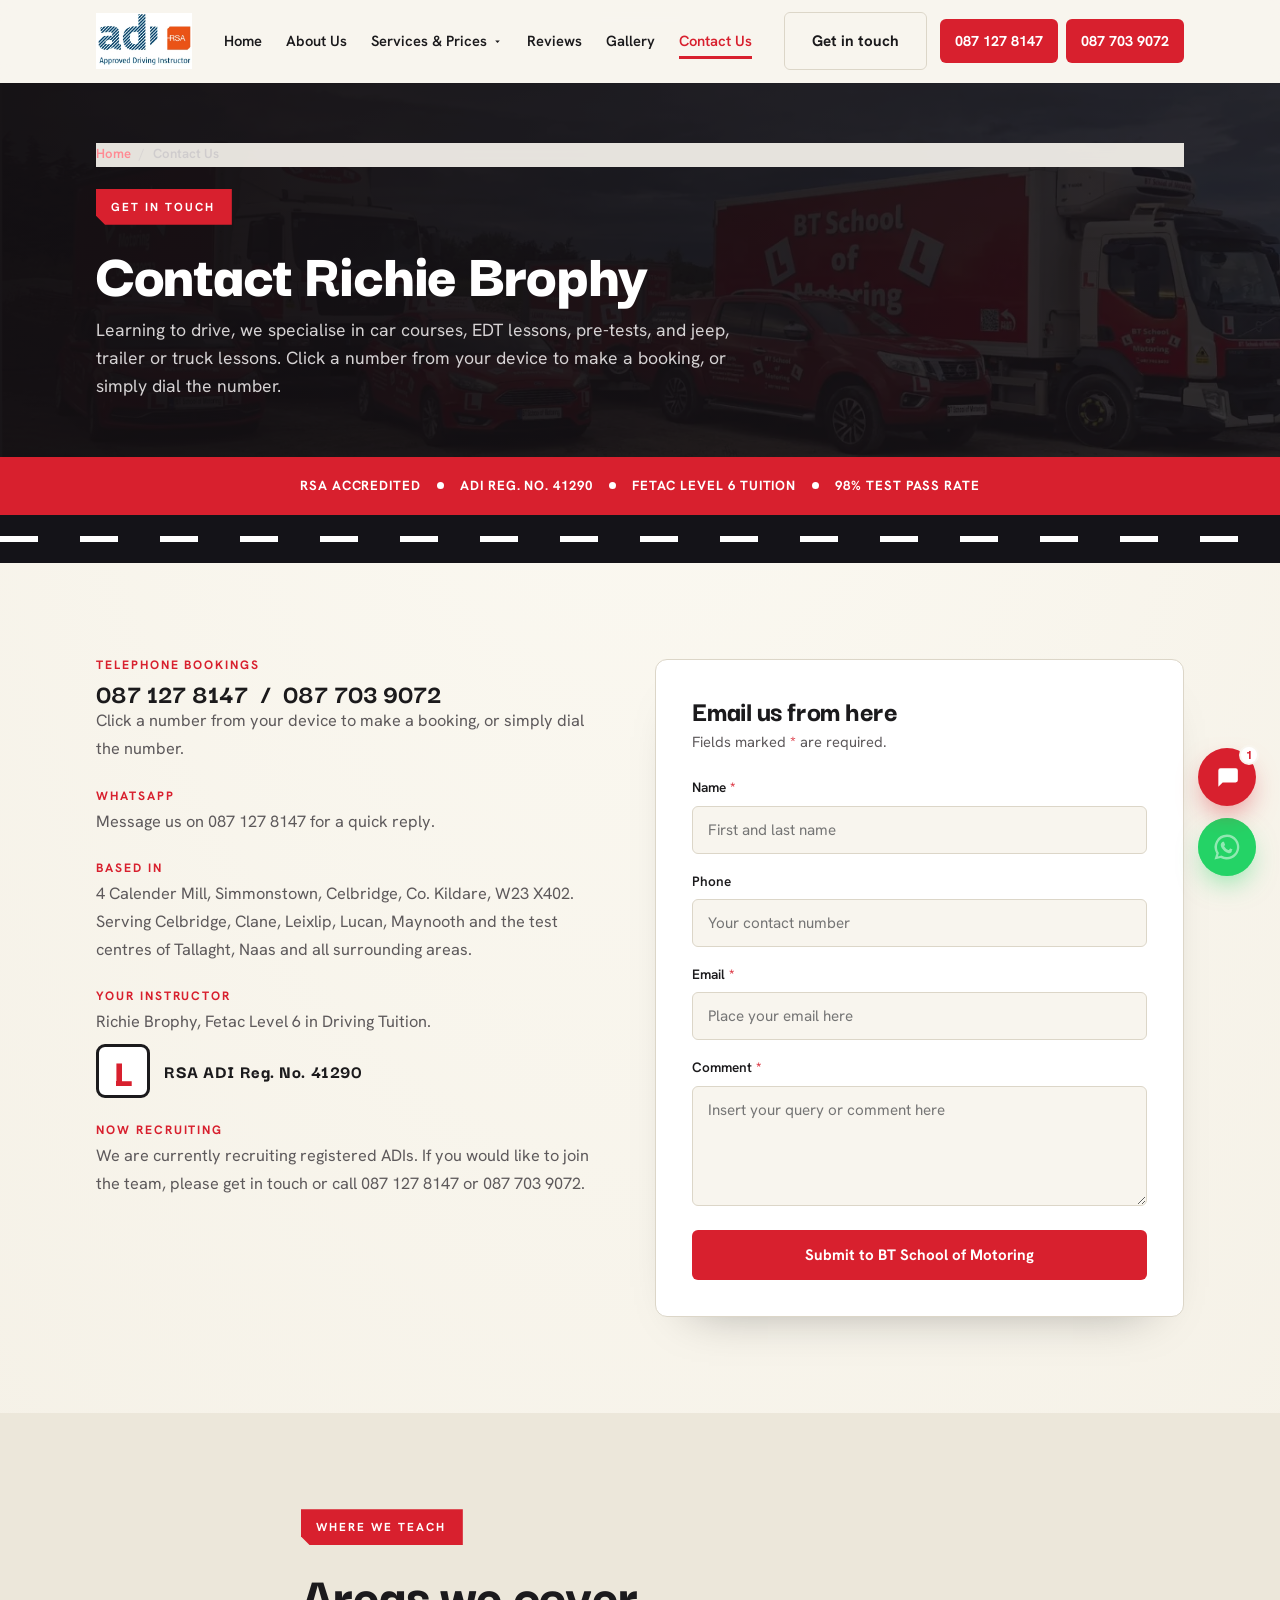
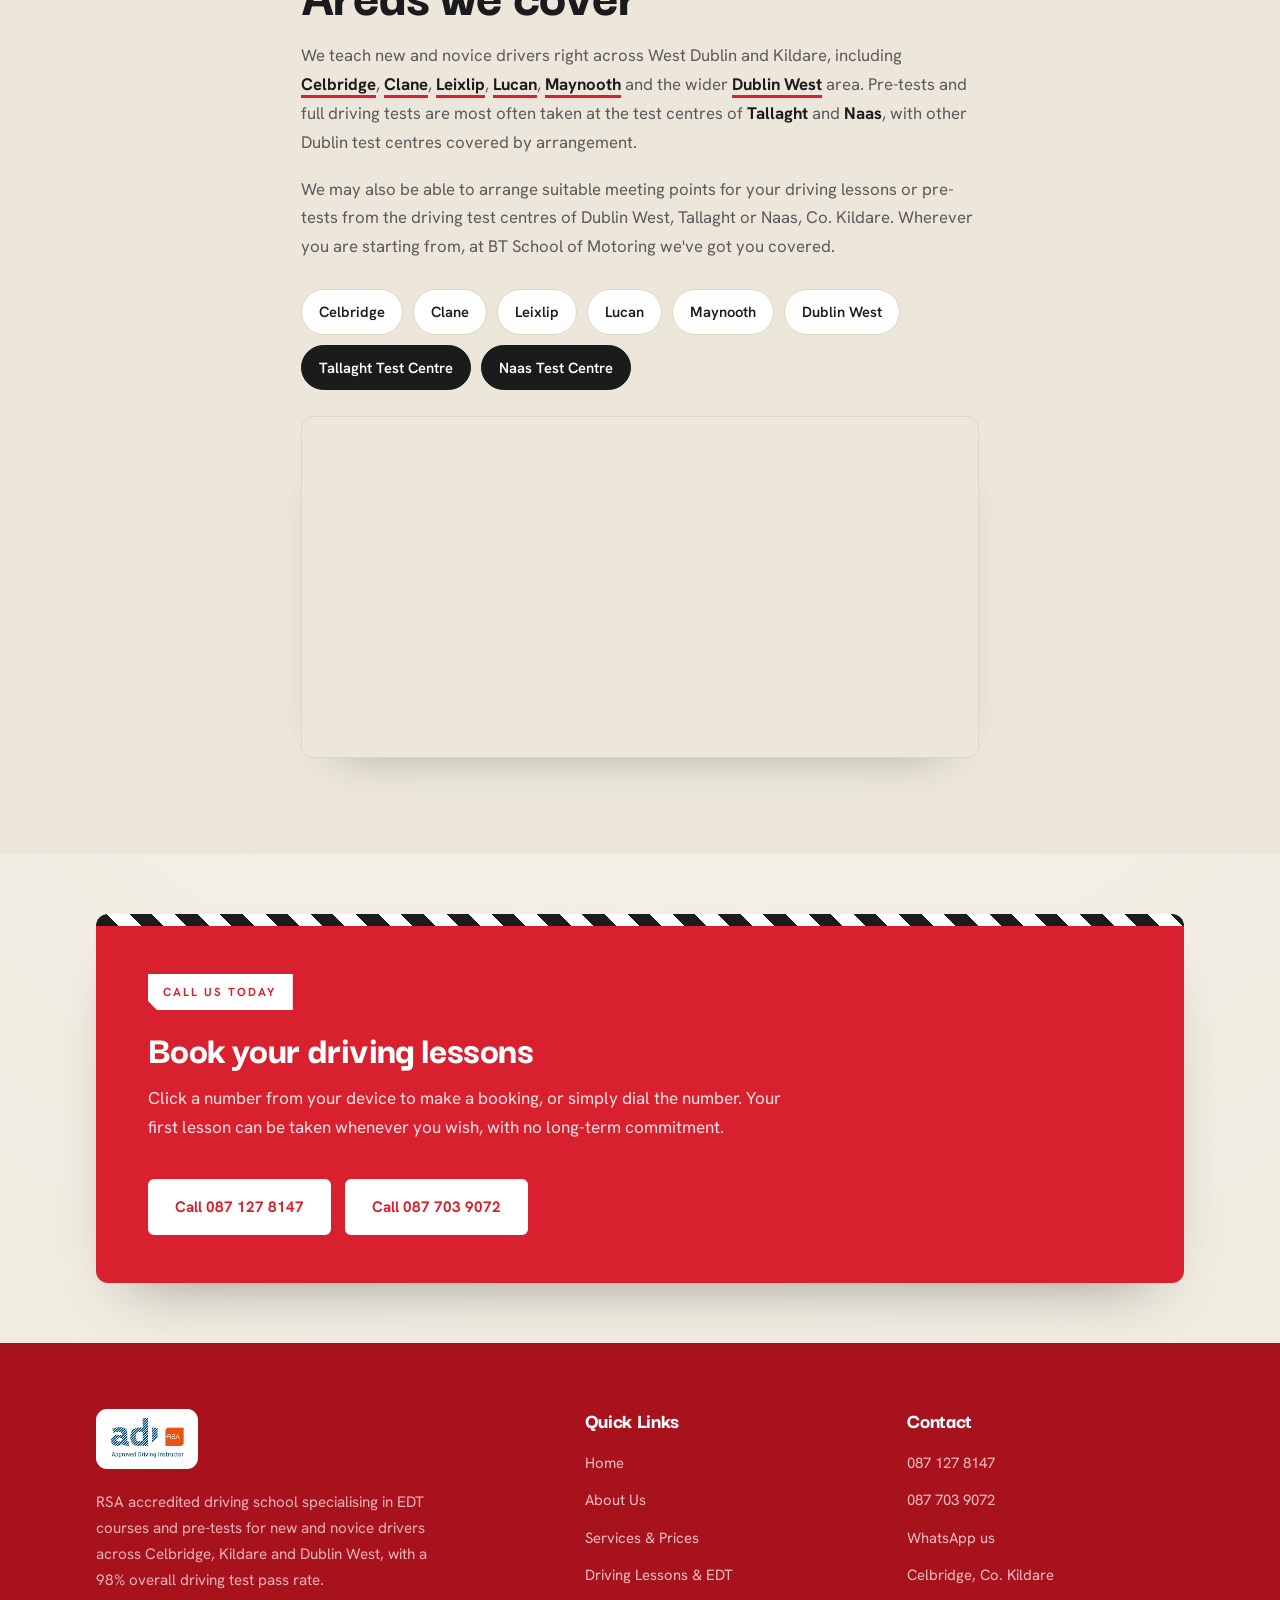
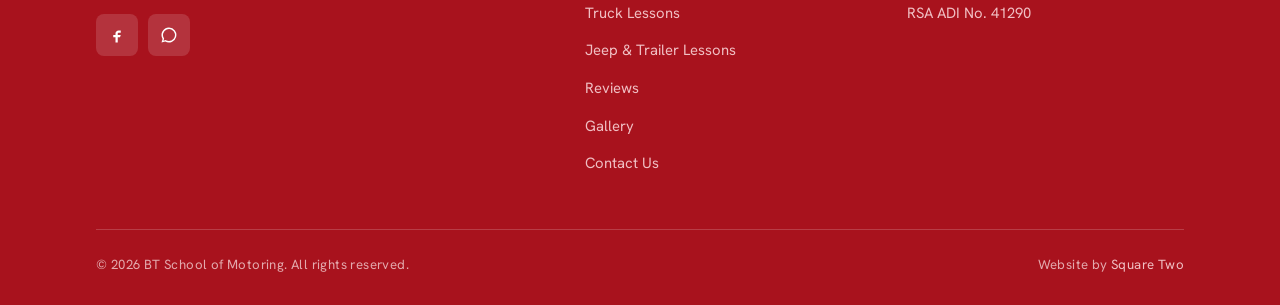
<file: bt_driving_school.html>
<!DOCTYPE html>
<html lang="en">
<head>
<meta charset="UTF-8">
<meta name="viewport" content="width=device-width, initial-scale=1.0">
<title>Contact BT School of Motoring | Book a Driving Lesson | Celbridge & Dublin West</title>
<meta name="description" content="Contact Richie Brophy at BT School of Motoring to book driving lessons, EDT or pre-tests. Call 087 127 8147 or 087 703 9072. Serving Celbridge, Clane, Leixlip, Lucan, Maynooth and the Tallaght & Naas test centres.">
<meta name="keywords" content="contact BT School of Motoring, book driving lessons Celbridge, driving instructor Kildare phone, EDT booking Dublin West, pre test Tallaght Naas booking, driving lessons Lucan Maynooth">
<meta name="robots" content="index, follow">
<link rel="canonical" href="https://www.btschoolofmotoring.com/bt_driving_school.html">
<meta name="google-site-verification" content="hO6njH7uUYF0TGmPv_XgDsYAmhKz7Wn5IpHq2ItM0Dk">

<!-- Open Graph -->
<meta property="og:title" content="Contact BT School of Motoring">
<meta property="og:description" content="Contact BT School of Motoring or call us on 087 703 9072 / 087 127 8147 to book your driving lessons.">
<meta property="og:url" content="https://www.btschoolofmotoring.com/bt_driving_school.html">
<meta property="og:type" content="website">
<meta property="og:site_name" content="BT School of Motoring">
<meta property="og:image" content="/images/site/rsa-large.webp">

<!-- Twitter Card -->
<meta name="twitter:card" content="summary">
<meta name="twitter:title" content="Contact BT School of Motoring">
<meta name="twitter:description" content="Call 087 127 8147 or 087 703 9072 to book driving lessons across Celbridge, Kildare and Dublin West.">

<link rel="preconnect" href="https://fonts.googleapis.com">
<link rel="preconnect" href="https://fonts.gstatic.com" crossorigin>
<link href="https://fonts.googleapis.com/css2?family=Darker+Grotesque:wght@500;600;700;800;900&family=Hanken+Grotesk:wght@400;500;600;700&display=swap" rel="stylesheet">
<link rel="stylesheet" href="/style.css?v=2">

<!-- ContactPage + LocalBusiness Schema -->
<script type="application/ld+json">
{
  "@context": "https://schema.org",
  "@type": "ContactPage",
  "url": "https://www.btschoolofmotoring.com/bt_driving_school.html",
  "name": "Contact BT School of Motoring",
  "mainEntity": {
    "@type": "DrivingSchool",
    "name": "BT School of Motoring",
    "url": "https://www.btschoolofmotoring.com/",
    "telephone": "+353871278147",
    "founder": "Richie Brophy",
    "address": {
      "@type": "PostalAddress",
      "streetAddress": "4 Calender Mill, Simmonstown",
      "addressLocality": "Celbridge",
      "addressRegion": "Co. Kildare",
      "postalCode": "W23 X402",
      "addressCountry": "IE"
    },
    "geo": {"@type":"GeoCoordinates","latitude":53.339897,"longitude":-6.538459},
    "areaServed": ["Celbridge", "Clane", "Leixlip", "Lucan", "Maynooth", "Dublin West", "Tallaght", "Naas"]
  }
}
</script>

<!-- Breadcrumb Schema -->
<script type="application/ld+json">
{
  "@context": "https://schema.org",
  "@type": "BreadcrumbList",
  "itemListElement": [
    {"@type":"ListItem","position":1,"name":"Home","item":"https://www.btschoolofmotoring.com/"},
    {"@type":"ListItem","position":2,"name":"Contact Us","item":"https://www.btschoolofmotoring.com/bt_driving_school.html"}
  ]
}
</script>
</head>
<body>

<!-- ===== NAV ===== -->
<nav id="nav">
  <div class="wrap nav-in">
    <a href="/" class="brand">
      <img src="/images/site/rsa-large.webp" alt="BT School of Motoring">
    </a>
    <div class="nav-links">
      <a href="/">Home</a>
      <a href="/bt_driving-school.html">About Us</a>
      <div class="nav-drop">
        <a href="/bt-driving_school.html" class="nav-drop-t">Services &amp; Prices
          <svg class="caret" width="11" height="11" viewBox="0 0 24 24" fill="currentColor"><path d="M7 10l5 5 5-5z"/></svg>
        </a>
        <div class="nav-drop-menu">
          <a href="/bt-driving_school.html" class="lead-link">All Services &amp; Prices</a>
          <a href="/car-driving-lessons.html">Driving Lessons &amp; EDT</a>
          <a href="/truck-driving-lessons.html">Truck Driving Lessons</a>
          <a href="/jeep-and-trailer-lessons.html">Jeep &amp; Trailer Lessons</a>
        </div>
      </div>
      <a href="/reviews.html">Reviews</a>
      <a href="/gallery.html">Gallery</a>
      <a href="/bt_driving_school.html" class="active">Contact Us</a>
    </div>
    <div class="nav-cta">
      <a href="/bt_driving_school.html" class="btn btn-out-d">Get in touch</a>
      <span class="nav-call">
        <a href="tel:+353871278147" class="btn btn-red nav-pill">087 127 8147</a>
        <a href="tel:+353877039072" class="btn btn-red nav-pill">087 703 9072</a>
      </span>
    </div>
    <button class="burger" id="burger" aria-label="Menu"><span></span><span></span><span></span></button>
  </div>
</nav>
<div class="mobile-menu" id="mobileMenu">
  <a href="/">Home</a>
  <a href="/bt_driving-school.html">About Us</a>
  <a href="/bt-driving_school.html">Services &amp; Prices</a>
  <a href="/car-driving-lessons.html">Driving Lessons &amp; EDT</a>
  <a href="/truck-driving-lessons.html">Truck Lessons</a>
  <a href="/jeep-and-trailer-lessons.html">Jeep &amp; Trailer Lessons</a>
  <a href="/reviews.html">Reviews</a>
  <a href="/gallery.html">Gallery</a>
  <a href="/bt_driving_school.html">Contact Us</a>
  <a href="tel:+353871278147" class="btn btn-red">Call 087 127 8147</a>
  <a href="tel:+353877039072" class="btn btn-red" style="margin-top:8px">Call 087 703 9072</a>
</div>

<!-- ===== PAGE HERO ===== -->
<section class="page-hero">
  <div class="hero-bg" style="background-image:url('/images/site/fleet-hero.webp')"></div>
  <div class="wrap">
    <nav class="crumb" aria-label="Breadcrumb">
      <a href="/">Home</a><span>/</span>Contact Us
    </nav>
    <span class="eyebrow">Get In Touch</span>
    <h1>Contact Richie Brophy</h1>
    <p>Learning to drive, we specialise in car courses, EDT lessons, pre-tests, and jeep, trailer or truck lessons. Click a number from your device to make a booking, or simply dial the number.</p>
  </div>
</section>

<!-- ===== CREDENTIALS BAND ===== -->
<div class="creds">
  <span>RSA Accredited</span><span class="sep"></span>
  <span>ADI Reg. No. 41290</span><span class="sep"></span>
  <span>Fetac Level 6 Tuition</span><span class="sep"></span>
  <span>98% Test Pass Rate</span>
</div>
<div class="lane"><span class="car"></span></div>

<!-- ===== CONTACT ===== -->
<section class="sec" id="contact">
  <div class="wrap">
    <div class="contact-grid">
      <div data-reveal>
        <div class="ci-block">
          <h4>Telephone Bookings</h4>
          <p class="big"><a href="tel:+353871278147">087 127 8147</a> &nbsp;/&nbsp; <a href="tel:+353877039072">087 703 9072</a></p>
          <p>Click a number from your device to make a booking, or simply dial the number.</p>
        </div>
        <div class="ci-block">
          <h4>WhatsApp</h4>
          <p><a href="https://wa.me/353871278147?text=Hi%20BT%20School%20of%20Motoring%2C%20I%27d%20like%20to%20enquire%20about%20driving%20lessons." target="_blank" rel="noopener">Message us on 087 127 8147</a> for a quick reply.</p>
        </div>
        <div class="ci-block">
          <h4>Based In</h4>
          <p>4 Calender Mill, Simmonstown, Celbridge, Co. Kildare, W23 X402. Serving Celbridge, Clane, Leixlip, Lucan, Maynooth and the test centres of Tallaght, Naas and all surrounding areas.</p>
        </div>
        <div class="ci-block">
          <h4>Your Instructor</h4>
          <p>Richie Brophy, Fetac Level 6 in Driving Tuition.</p>
          <span class="lplate" aria-label="RSA ADI registration number 41290">
            <span class="lp">L</span>
            <span class="lp-txt">RSA ADI Reg. No. 41290</span>
          </span>
        </div>
        <div class="ci-block">
          <h4>Now Recruiting</h4>
          <p>We are currently recruiting registered ADIs. If you would like to join the team, please get in touch or call 087 127 8147 or 087 703 9072.</p>
        </div>
      </div>
      <!-- TODO: Replace [FORM-ID] with your Formspree form ID from formspree.io -->
      <form class="form-card" action="https://formspree.io/f/[FORM-ID]" method="POST" data-reveal>
        <h3>Email us from here</h3>
        <p class="fc-sub">Fields marked <span style="color:#d8202e">*</span> are required.</p>
        <div class="field">
          <label>Name <span class="req">*</span></label>
          <input type="text" name="name" placeholder="First and last name" required>
        </div>
        <div class="field">
          <label>Phone</label>
          <input type="tel" name="phone" placeholder="Your contact number">
        </div>
        <div class="field">
          <label>Email <span class="req">*</span></label>
          <input type="email" name="email" placeholder="Place your email here" required>
        </div>
        <div class="field">
          <label>Comment <span class="req">*</span></label>
          <textarea name="message" placeholder="Insert your query or comment here" required></textarea>
        </div>
        <button type="submit" class="btn btn-red">Submit to BT School of Motoring</button>
      </form>
    </div>
  </div>
</section>

<!-- ===== AREAS + MAP ===== -->
<section class="sec light-2" id="areas">
  <div class="wrap measure" data-reveal>
    <span class="eyebrow">Where We Teach</span>
    <h2 class="head">Areas we cover</h2>
    <div class="prose">
      <p>We teach new and novice drivers right across West Dublin and Kildare, including <span class="area-emph">Celbridge</span>, <span class="area-emph">Clane</span>, <span class="area-emph">Leixlip</span>, <span class="area-emph">Lucan</span>, <span class="area-emph">Maynooth</span> and the wider <span class="area-emph">Dublin West</span> area. Pre-tests and full driving tests are most often taken at the test centres of <strong>Tallaght</strong> and <strong>Naas</strong>, with other Dublin test centres covered by arrangement.</p>
      <p>We may also be able to arrange suitable meeting points for your driving lessons or pre-tests from the driving test centres of Dublin West, Tallaght or Naas, Co. Kildare. Wherever you are starting from, at BT School of Motoring we've got you covered.</p>
    </div>
    <div class="area-chips">
      <span>Celbridge</span><span>Clane</span><span>Leixlip</span><span>Lucan</span><span>Maynooth</span><span>Dublin West</span>
      <span class="test">Tallaght Test Centre</span><span class="test">Naas Test Centre</span>
    </div>
    <div class="map-embed">
      <iframe src="https://www.google.com/maps?q=BT%20School%20of%20Motoring,%204%20Calender%20Mill,%20Simmonstown,%20Celbridge,%20Co.%20Kildare,%20W23%20X402&z=12&output=embed" loading="lazy" referrerpolicy="no-referrer-when-downgrade" title="BT School of Motoring, Celbridge, Co. Kildare"></iframe>
    </div>
  </div>
</section>

<!-- ===== CTA BAND ===== -->
<section class="sec-sm">
  <div class="wrap">
    <div class="callout" data-reveal>
      <div class="hazard"></div>
      <div class="callout-body">
        <span class="eyebrow">Call Us Today</span>
        <h2>Book your driving lessons</h2>
        <p>Click a number from your device to make a booking, or simply dial the number. Your first lesson can be taken whenever you wish, with no long-term commitment.</p>
        <a href="tel:+353871278147" class="btn btn-white">Call 087 127 8147</a>
        <a href="tel:+353877039072" class="btn btn-white" style="margin-left:10px">Call 087 703 9072</a>
      </div>
    </div>
  </div>
</section>

<!-- ===== FOOTER ===== -->
<footer>
  <div class="wrap">
    <div class="foot-grid">
      <div>
        <div class="foot-brand">
          <img src="/images/site/rsa-large.webp" alt="BT School of Motoring">
        </div>
        <p class="foot-about">RSA accredited driving school specialising in EDT courses and pre-tests for new and novice drivers across Celbridge, Kildare and Dublin West, with a 98% overall driving test pass rate.</p>
        <div class="socials">
          <a href="https://www.facebook.com/search/top?q=bt%20school%20of%20motoring" target="_blank" rel="noopener" aria-label="Facebook">
            <svg width="18" height="18" viewBox="0 0 24 24" fill="currentColor"><path d="M14 9h3V6h-3c-2.2 0-4 1.8-4 4v2H7v3h3v7h3v-7h3l1-3h-4v-2c0-.6.4-1 1-1z"/></svg>
          </a>
          <a href="https://wa.me/353871278147" target="_blank" rel="noopener" aria-label="WhatsApp">
            <svg width="18" height="18" viewBox="0 0 24 24" fill="currentColor"><path d="M12 2a10 10 0 00-8.5 15.2L2 22l4.9-1.3A10 10 0 1012 2zm0 18a8 8 0 01-4.1-1.1l-.3-.2-2.9.8.8-2.8-.2-.3A8 8 0 1112 20z"/></svg>
          </a>
        </div>
      </div>
      <div class="foot-col">
        <h4>Quick Links</h4>
        <a href="/">Home</a>
        <a href="/bt_driving-school.html">About Us</a>
        <a href="/bt-driving_school.html">Services &amp; Prices</a>
        <a href="/car-driving-lessons.html">Driving Lessons &amp; EDT</a>
        <a href="/truck-driving-lessons.html">Truck Lessons</a>
        <a href="/jeep-and-trailer-lessons.html">Jeep &amp; Trailer Lessons</a>
        <a href="/reviews.html">Reviews</a>
        <a href="/gallery.html">Gallery</a>
        <a href="/bt_driving_school.html">Contact Us</a>
      </div>
      <div class="foot-col">
        <h4>Contact</h4>
        <a href="tel:+353871278147">087 127 8147</a>
        <a href="tel:+353877039072">087 703 9072</a>
        <a href="https://wa.me/353871278147" target="_blank" rel="noopener">WhatsApp us</a>
        <span>Celbridge, Co. Kildare</span>
        <span>RSA ADI No. 41290</span>
      </div>
    </div>
    <div class="foot-bottom">
      <span>&copy; <span id="year"></span> BT School of Motoring. All rights reserved.</span>
      <span>Website by <a href="https://squaretwo.ie" target="_blank" rel="noopener">Square Two</a></span>
    </div>
  </div>
</footer>

<!-- ===== WHATSAPP FLOAT ===== -->
<a href="https://wa.me/353871278147?text=Hi%20BT%20School%20of%20Motoring%2C%20I%20found%20you%20online%20and%20I%27d%20like%20to%20enquire%20about%20driving%20lessons." target="_blank" rel="noopener" class="whatsapp-float" aria-label="Chat on WhatsApp">
  <span class="wa-tooltip">WhatsApp us</span>
  <svg viewBox="0 0 24 24" fill="#fff"><path d="M12 2a10 10 0 00-8.5 15.2L2 22l4.9-1.3A10 10 0 1012 2zm0 18a8 8 0 01-4.1-1.1l-.3-.2-2.9.8.8-2.8-.2-.3A8 8 0 1112 20zm4.4-6c-.2-.1-1.4-.7-1.6-.8s-.4-.1-.5.1-.6.8-.8 1-.3.2-.5.1a6.5 6.5 0 01-3.2-2.8c-.2-.4.2-.4.6-1.2.1-.2 0-.3 0-.5l-.7-1.7c-.2-.5-.4-.4-.5-.4h-.5a1 1 0 00-.7.3c-.3.3-1 1-1 2.3s1 2.7 1.1 2.8a9.2 9.2 0 003.6 3.2c1.3.6 1.8.6 2.5.5.4 0 1.3-.6 1.5-1.1s.2-1 .1-1.1z"/></svg>
</a>

<!-- ===== CHATBOT ===== -->
<div class="chat-btn" id="chatBtn" aria-label="Open chat">
  <span class="badge">1</span>
  <svg width="26" height="26" viewBox="0 0 24 24" fill="currentColor"><path d="M4 4h16a2 2 0 012 2v9a2 2 0 01-2 2H8l-4 4V6a2 2 0 012-2z"/></svg>
</div>
<div class="chat-win" id="chatWin">
  <div class="chat-head">
    <span class="av">BT</span>
    <div>
      <b>BT School of Motoring</b>
      <div class="stat">Typically replies fast</div>
    </div>
    <button class="chat-close" id="chatClose" aria-label="Close chat">&times;</button>
  </div>
  <div class="chat-body" id="chatBody"></div>
  <div class="chips" id="chatChips"></div>
  <div class="chat-foot">
    <input type="text" id="chatInput" placeholder="Type your question...">
    <button id="chatSend" aria-label="Send">&#10148;</button>
  </div>
  <a href="https://wa.me/353871278147?text=Hi%20BT%20School%20of%20Motoring%2C%20I%27d%20like%20to%20enquire%20about%20driving%20lessons." target="_blank" rel="noopener" class="chat-wa">
    <svg width="18" height="18" viewBox="0 0 24 24" fill="#fff"><path d="M12 2a10 10 0 00-8.5 15.2L2 22l4.9-1.3A10 10 0 1012 2z"/></svg>
    Continue on WhatsApp
  </a>
</div>

<script src="/script.js?v=2"></script>
</body>
</html>
</file>
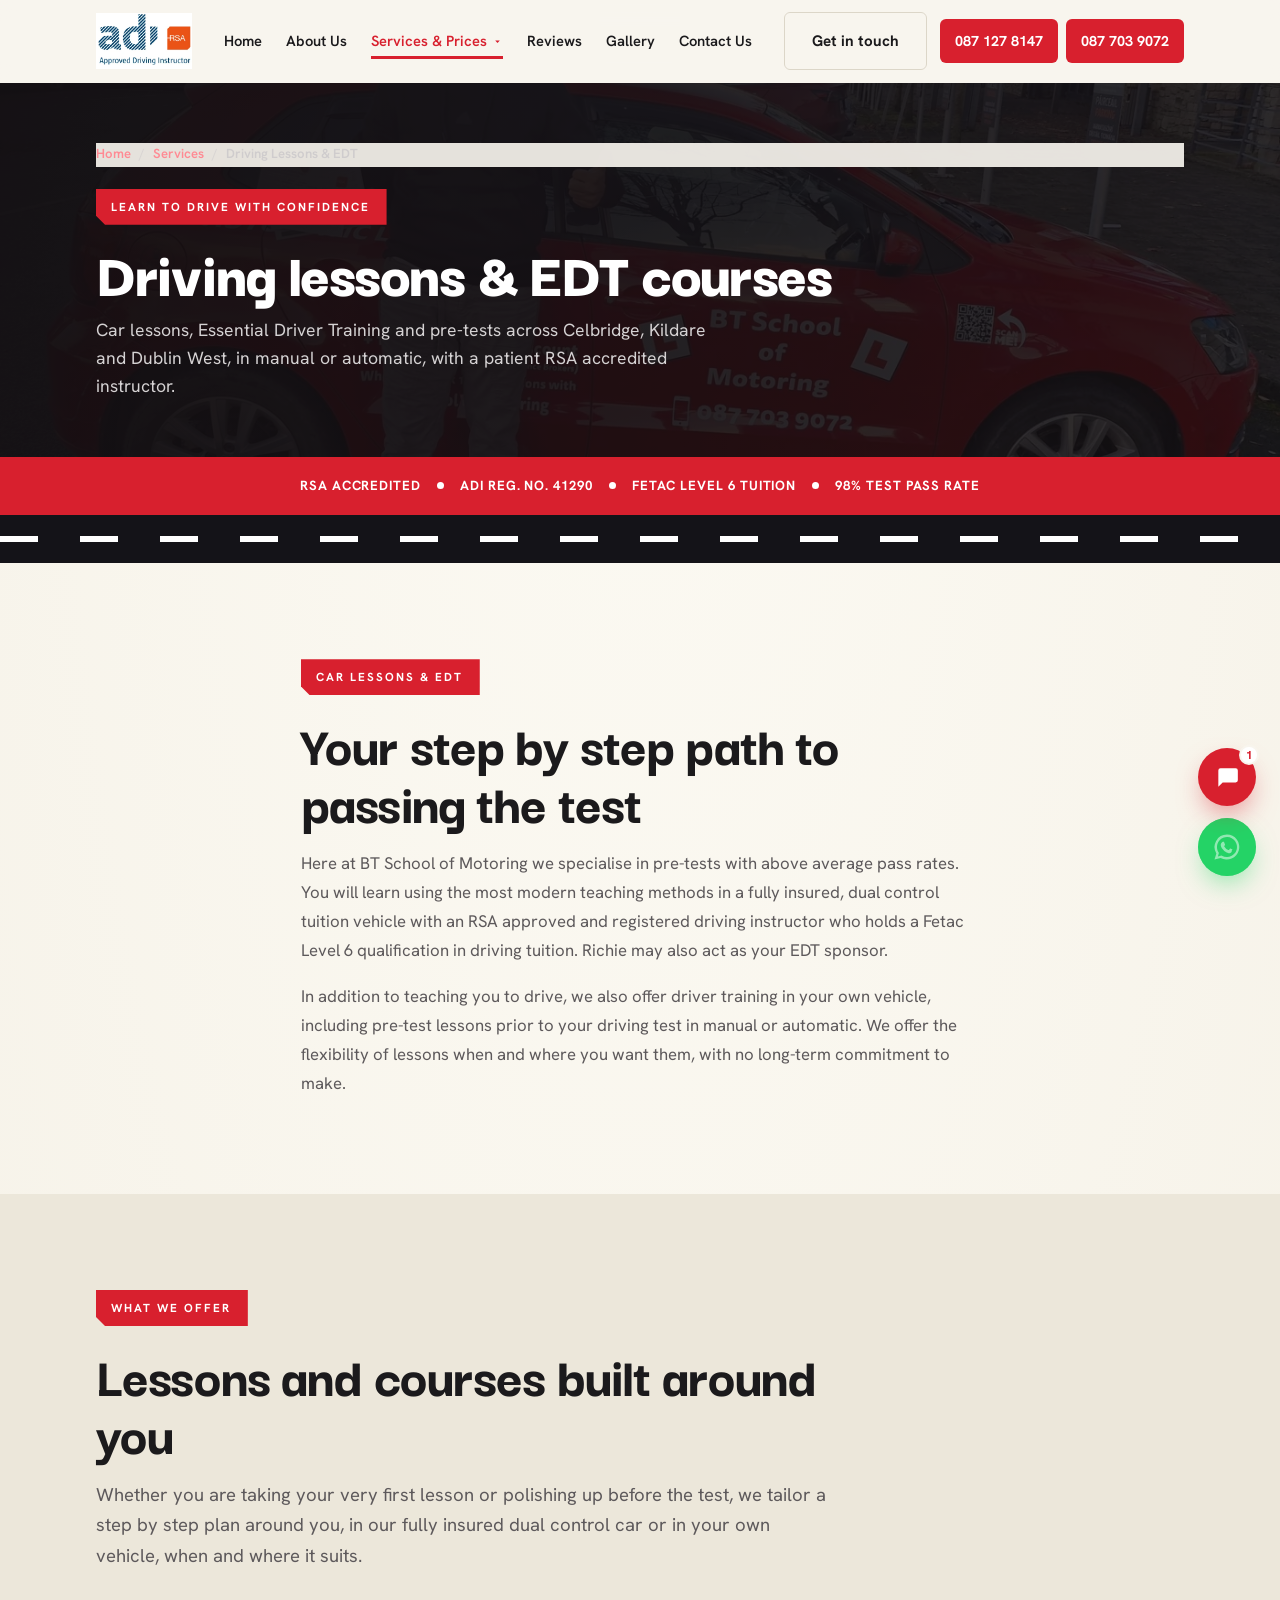
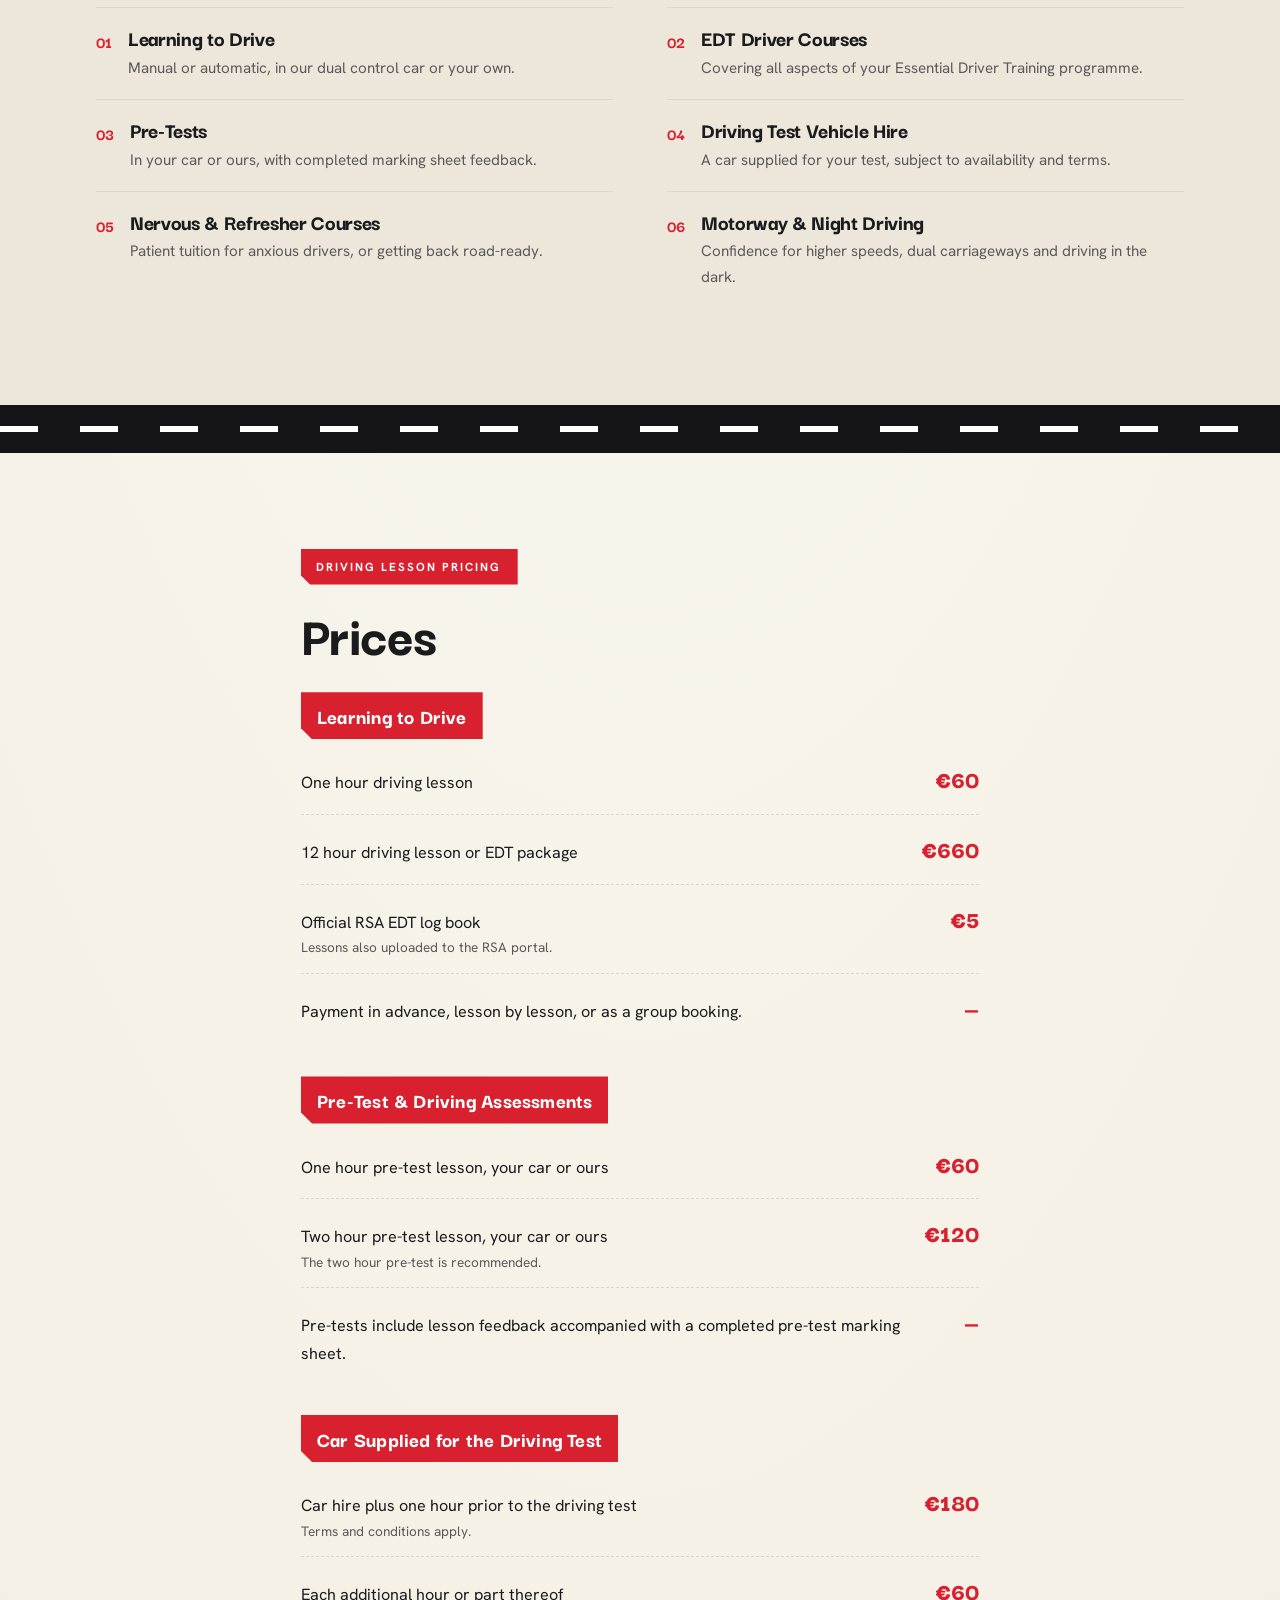
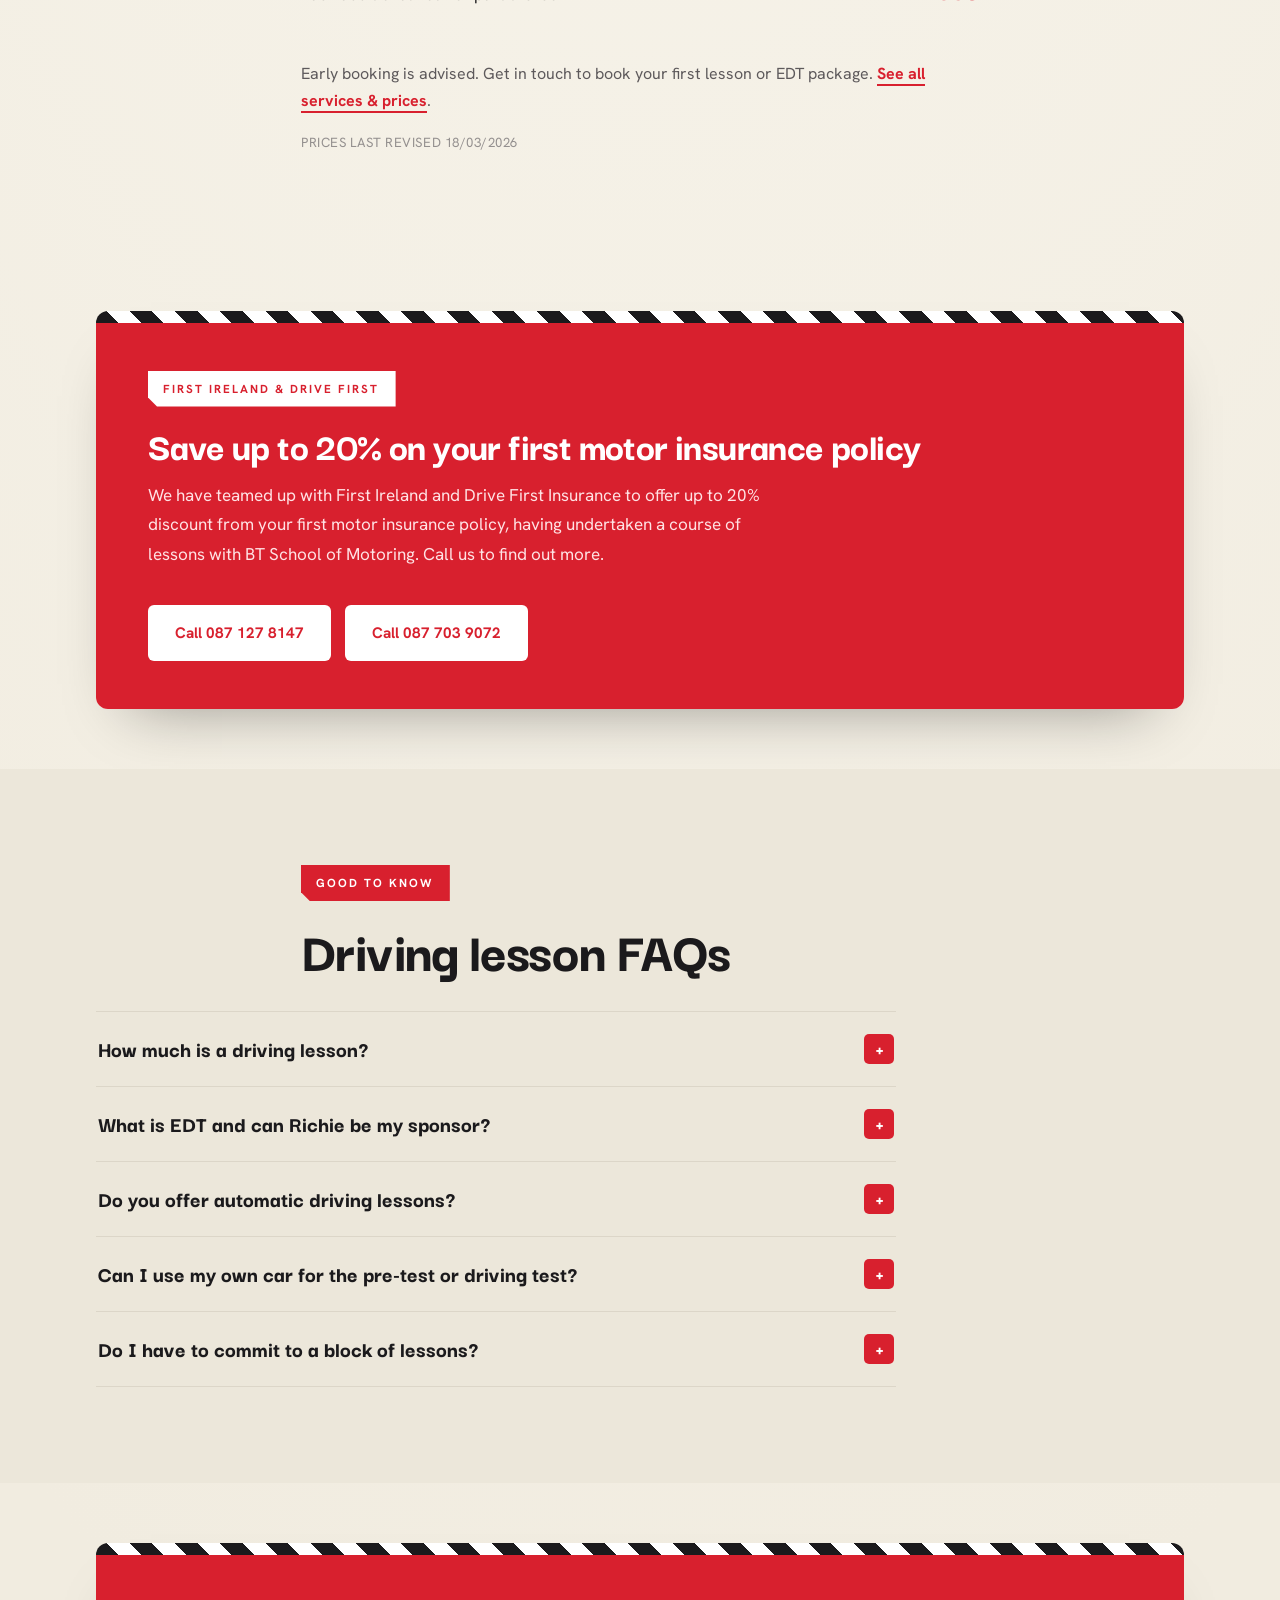
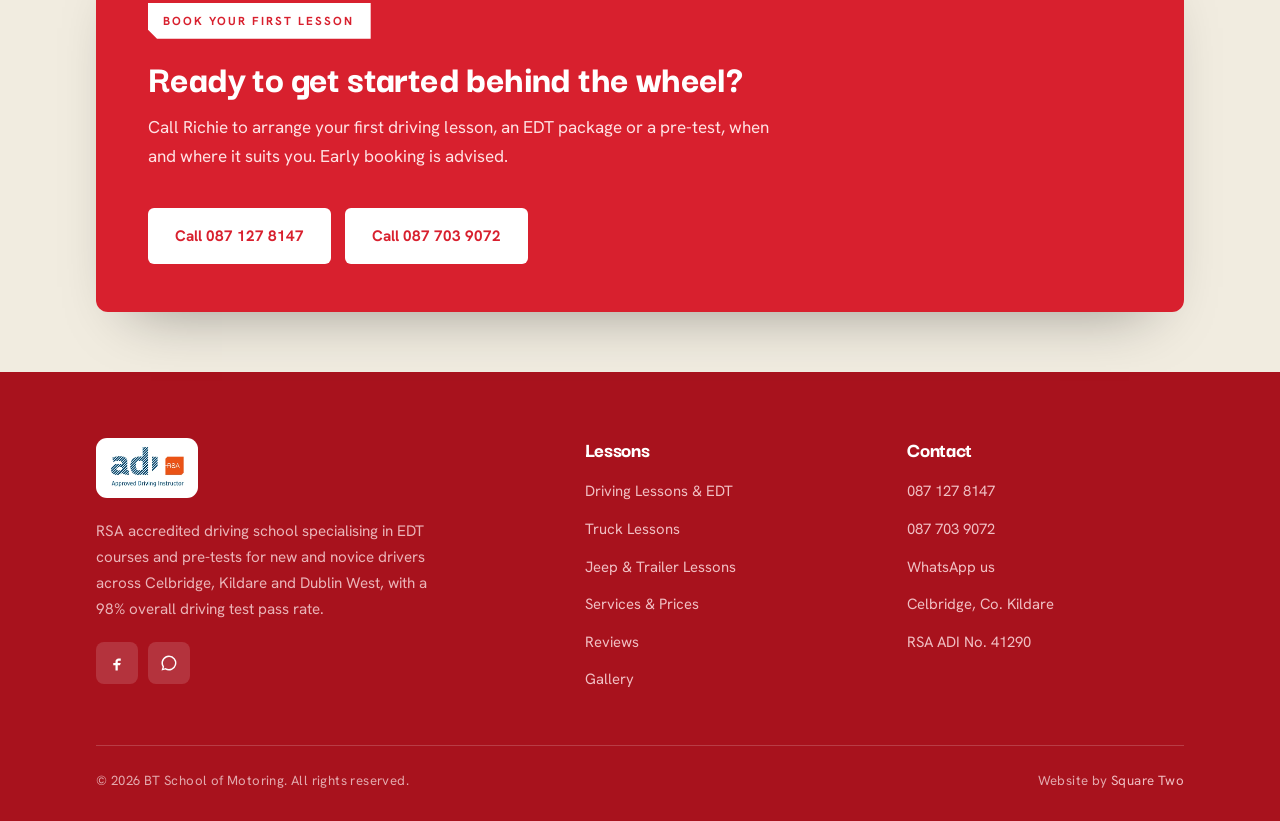
<file: car-driving-lessons.html>
<!DOCTYPE html>
<html lang="en">
<head>
<meta charset="UTF-8">
<meta name="viewport" content="width=device-width, initial-scale=1.0">
<title>Driving Lessons & EDT Courses in Celbridge, Kildare & Dublin West | BT School of Motoring</title>
<meta name="description" content="Car driving lessons, EDT courses and pre-tests in Celbridge, Clane, Leixlip, Lucan, Maynooth and Dublin West. Manual or automatic, in our dual control car or your own. 1hr lesson €60, 12hr EDT package €660. 98% pass rate.">
<meta name="keywords" content="driving lessons Celbridge, EDT courses Kildare, pre-test Tallaght, pre-test Naas, learn to drive Lucan, learn to drive Maynooth, automatic driving lessons Kildare, nervous driver lessons, car for driving test Celbridge, RSA ADI Kildare">
<meta name="robots" content="index, follow">
<link rel="canonical" href="https://www.btschoolofmotoring.com/car-driving-lessons.html">
<meta name="google-site-verification" content="hO6njH7uUYF0TGmPv_XgDsYAmhKz7Wn5IpHq2ItM0Dk">

<!-- Open Graph -->
<meta property="og:title" content="Driving Lessons & EDT Courses | BT School of Motoring">
<meta property="og:description" content="Car driving lessons, EDT courses and pre-tests across Celbridge, Kildare and Dublin West. Manual or automatic. 98% pass rate.">
<meta property="og:url" content="https://www.btschoolofmotoring.com/car-driving-lessons.html">
<meta property="og:type" content="website">
<meta property="og:site_name" content="BT School of Motoring">
<meta property="og:image" content="/images/site/rsa-large.webp">

<!-- Twitter Card -->
<meta name="twitter:card" content="summary">
<meta name="twitter:title" content="Driving Lessons & EDT Courses | BT School of Motoring">
<meta name="twitter:description" content="Car driving lessons, EDT courses and pre-tests across Celbridge, Kildare and Dublin West. 98% pass rate.">

<link rel="preconnect" href="https://fonts.googleapis.com">
<link rel="preconnect" href="https://fonts.gstatic.com" crossorigin>
<link href="https://fonts.googleapis.com/css2?family=Darker+Grotesque:wght@500;600;700;800;900&family=Hanken+Grotesk:wght@400;500;600;700&display=swap" rel="stylesheet">
<link rel="stylesheet" href="/style.css?v=2">

<!-- Service Schema -->
<script type="application/ld+json">
{
  "@context": "https://schema.org",
  "@type": "Service",
  "serviceType": "Car driving lessons, EDT courses and pre-tests",
  "provider": {
    "@type": "DrivingSchool",
    "name": "BT School of Motoring",
    "url": "https://www.btschoolofmotoring.com/",
    "telephone": "+353871278147",
    "address": {
      "@type": "PostalAddress",
      "streetAddress": "4 Calender Mill, Simmonstown",
      "addressLocality": "Celbridge",
      "addressRegion": "Co. Kildare",
      "postalCode": "W23 X402",
      "addressCountry": "IE"
    }
  },
  "areaServed": ["Celbridge", "Clane", "Leixlip", "Lucan", "Maynooth", "Dublin West", "Tallaght", "Naas"],
  "offers": [
    {"@type":"Offer","priceCurrency":"EUR","price":"60","itemOffered":{"@type":"Service","name":"One hour driving lesson"}},
    {"@type":"Offer","priceCurrency":"EUR","price":"660","itemOffered":{"@type":"Service","name":"12 hour driving lesson or EDT package"}},
    {"@type":"Offer","priceCurrency":"EUR","price":"120","itemOffered":{"@type":"Service","name":"Two hour pre-test lesson, your car or ours"}},
    {"@type":"Offer","priceCurrency":"EUR","price":"180","itemOffered":{"@type":"Service","name":"Car hire plus one hour prior to the driving test"}}
  ]
}
</script>

<!-- FAQ Schema -->
<script type="application/ld+json">
{
  "@context": "https://schema.org",
  "@type": "FAQPage",
  "mainEntity": [
    {"@type":"Question","name":"How much is a driving lesson?","acceptedAnswer":{"@type":"Answer","text":"A one hour driving lesson is 60 euro. A 12 hour driving lesson or EDT package is 660 euro. The official RSA EDT log book is 5 euro, with lessons also uploaded to the RSA portal."}},
    {"@type":"Question","name":"What is EDT and can Richie be my sponsor?","acceptedAnswer":{"@type":"Answer","text":"EDT is the Essential Driver Training programme of 12 lessons that all new learner car drivers must complete. We cover all aspects of your EDT using modern teaching methods in a fully insured, dual control tuition vehicle, and Richie may also act as your EDT sponsor."}},
    {"@type":"Question","name":"Do you offer automatic driving lessons?","acceptedAnswer":{"@type":"Answer","text":"Yes. We offer lessons in manual or automatic, in our fully insured dual control car or in your own vehicle."}},
    {"@type":"Question","name":"Can I use my own car for the pre-test or driving test?","acceptedAnswer":{"@type":"Answer","text":"Yes. Pre-test lessons can be taken in your own car or ours, and include a completed pre-test marking sheet with feedback. A car can also be supplied for the driving test, subject to availability and terms and conditions."}},
    {"@type":"Question","name":"Do I have to commit to a block of lessons?","acceptedAnswer":{"@type":"Answer","text":"No long-term commitment is necessary. You can book in one or two hour slots, lesson by lesson, or as a pre-booked group. Early booking is advised."}}
  ]
}
</script>

<!-- Breadcrumb Schema -->
<script type="application/ld+json">
{
  "@context": "https://schema.org",
  "@type": "BreadcrumbList",
  "itemListElement": [
    {"@type":"ListItem","position":1,"name":"Home","item":"https://www.btschoolofmotoring.com/"},
    {"@type":"ListItem","position":2,"name":"Services & Prices","item":"https://www.btschoolofmotoring.com/bt-driving_school.html"},
    {"@type":"ListItem","position":3,"name":"Driving Lessons & EDT","item":"https://www.btschoolofmotoring.com/car-driving-lessons.html"}
  ]
}
</script>
</head>
<body>

<!-- ===== NAV ===== -->
<nav id="nav">
  <div class="wrap nav-in">
    <a href="/" class="brand">
      <img src="/images/site/rsa-large.webp" alt="BT School of Motoring">
    </a>
    <div class="nav-links">
      <a href="/">Home</a>
      <a href="/bt_driving-school.html">About Us</a>
      <div class="nav-drop">
        <a href="/bt-driving_school.html" class="nav-drop-t active">Services &amp; Prices
          <svg class="caret" width="11" height="11" viewBox="0 0 24 24" fill="currentColor"><path d="M7 10l5 5 5-5z"/></svg>
        </a>
        <div class="nav-drop-menu">
          <a href="/bt-driving_school.html" class="lead-link">All Services &amp; Prices</a>
          <a href="/car-driving-lessons.html">Driving Lessons &amp; EDT</a>
          <a href="/truck-driving-lessons.html">Truck Driving Lessons</a>
          <a href="/jeep-and-trailer-lessons.html">Jeep &amp; Trailer Lessons</a>
        </div>
      </div>
      <a href="/reviews.html">Reviews</a>
      <a href="/gallery.html">Gallery</a>
      <a href="/bt_driving_school.html">Contact Us</a>
    </div>
    <div class="nav-cta">
      <a href="/bt_driving_school.html" class="btn btn-out-d">Get in touch</a>
      <span class="nav-call">
        <a href="tel:+353871278147" class="btn btn-red nav-pill">087 127 8147</a>
        <a href="tel:+353877039072" class="btn btn-red nav-pill">087 703 9072</a>
      </span>
    </div>
    <button class="burger" id="burger" aria-label="Menu"><span></span><span></span><span></span></button>
  </div>
</nav>
<div class="mobile-menu" id="mobileMenu">
  <a href="/">Home</a>
  <a href="/bt_driving-school.html">About Us</a>
  <a href="/bt-driving_school.html">Services &amp; Prices</a>
  <a href="/car-driving-lessons.html">Driving Lessons &amp; EDT</a>
  <a href="/truck-driving-lessons.html">Truck Lessons</a>
  <a href="/jeep-and-trailer-lessons.html">Jeep &amp; Trailer Lessons</a>
  <a href="/reviews.html">Reviews</a>
  <a href="/gallery.html">Gallery</a>
  <a href="/bt_driving_school.html">Contact Us</a>
  <a href="tel:+353871278147" class="btn btn-red">Call 087 127 8147</a>
  <a href="tel:+353877039072" class="btn btn-red" style="margin-top:8px">Call 087 703 9072</a>
</div>

<!-- ===== PAGE HERO ===== -->
<section class="page-hero">
  <div class="hero-bg" style="background-image:url('/images/fleet/red-car-lessons.webp')"></div>
  <div class="wrap">
    <nav class="crumb" aria-label="Breadcrumb">
      <a href="/">Home</a><span>/</span><a href="/bt-driving_school.html">Services</a><span>/</span>Driving Lessons &amp; EDT
    </nav>
    <span class="eyebrow">Learn to drive with confidence</span>
    <h1>Driving lessons &amp; EDT courses</h1>
    <p>Car lessons, Essential Driver Training and pre-tests across Celbridge, Kildare and Dublin West, in manual or automatic, with a patient RSA accredited instructor.</p>
  </div>
</section>

<!-- ===== CREDENTIALS BAND ===== -->
<div class="creds">
  <span>RSA Accredited</span><span class="sep"></span>
  <span>ADI Reg. No. 41290</span><span class="sep"></span>
  <span>Fetac Level 6 Tuition</span><span class="sep"></span>
  <span>98% Test Pass Rate</span>
</div>
<div class="lane"><span class="car"></span></div>

<!-- ===== INTRO ===== -->
<section class="sec">
  <div class="wrap measure" data-reveal>
    <span class="eyebrow">Car Lessons &amp; EDT</span>
    <h2 class="head">Your step by step path to passing the test</h2>
    <div class="prose">
      <p>Here at BT School of Motoring we specialise in pre-tests with above average pass rates. You will learn using the most modern teaching methods in a fully insured, dual control tuition vehicle with an RSA approved and registered driving instructor who holds a Fetac Level 6 qualification in driving tuition. Richie may also act as your EDT sponsor.</p>
      <p>In addition to teaching you to drive, we also offer driver training in your own vehicle, including pre-test lessons prior to your driving test in manual or automatic. We offer the flexibility of lessons when and where you want them, with no long-term commitment to make.</p>
    </div>
  </div>
</section>

<!-- ===== WHAT'S COVERED ===== -->
<section class="sec light-2">
  <div class="wrap">
    <div class="measure" data-reveal>
      <span class="eyebrow">What We Offer</span>
      <h2 class="head">Lessons and courses built around you</h2>
      <p class="lede">Whether you are taking your very first lesson or polishing up before the test, we tailor a step by step plan around you, in our fully insured dual control car or in your own vehicle, when and where it suits.</p>
    </div>
    <div class="svc-list" data-reveal>
      <div class="svc-row"><span class="ix">01</span><div><h3>Learning to Drive</h3><p>Manual or automatic, in our dual control car or your own.</p></div></div>
      <div class="svc-row"><span class="ix">02</span><div><h3>EDT Driver Courses</h3><p>Covering all aspects of your Essential Driver Training programme.</p></div></div>
      <div class="svc-row"><span class="ix">03</span><div><h3>Pre-Tests</h3><p>In your car or ours, with completed marking sheet feedback.</p></div></div>
      <div class="svc-row"><span class="ix">04</span><div><h3>Driving Test Vehicle Hire</h3><p>A car supplied for your test, subject to availability and terms.</p></div></div>
      <div class="svc-row"><span class="ix">05</span><div><h3>Nervous &amp; Refresher Courses</h3><p>Patient tuition for anxious drivers, or getting back road-ready.</p></div></div>
      <div class="svc-row"><span class="ix">06</span><div><h3>Motorway &amp; Night Driving</h3><p>Confidence for higher speeds, dual carriageways and driving in the dark.</p></div></div>
    </div>
  </div>
</section>

<div class="lane"><span class="car"></span></div>

<!-- ===== PRICES ===== -->
<section class="sec" id="prices">
  <div class="wrap measure" data-reveal>
    <span class="eyebrow">Driving Lesson Pricing</span>
    <h2 class="head">Prices</h2>
    <div class="price-block">
      <span class="price-tag">Learning to Drive</span>
      <div class="price-line"><span>One hour driving lesson</span><b>&euro;60</b></div>
      <div class="price-line"><span>12 hour driving lesson or EDT package</span><b>&euro;660</b></div>
      <div class="price-line"><span>Official RSA EDT log book<small>Lessons also uploaded to the RSA portal.</small></span><b>&euro;5</b></div>
      <div class="price-line"><span>Payment in advance, lesson by lesson, or as a group booking.</span><b>&mdash;</b></div>
    </div>
    <div class="price-block">
      <span class="price-tag">Pre-Test &amp; Driving Assessments</span>
      <div class="price-line"><span>One hour pre-test lesson, your car or ours</span><b>&euro;60</b></div>
      <div class="price-line"><span>Two hour pre-test lesson, your car or ours<small>The two hour pre-test is recommended.</small></span><b>&euro;120</b></div>
      <div class="price-line"><span>Pre-tests include lesson feedback accompanied with a completed pre-test marking sheet.</span><b>&mdash;</b></div>
    </div>
    <div class="price-block">
      <span class="price-tag">Car Supplied for the Driving Test</span>
      <div class="price-line"><span>Car hire plus one hour prior to the driving test<small>Terms and conditions apply.</small></span><b>&euro;180</b></div>
      <div class="price-line"><span>Each additional hour or part thereof</span><b>&euro;60</b></div>
    </div>
    <p class="price-foot">Early booking is advised. Get in touch to book your first lesson or EDT package. <a href="/bt-driving_school.html" style="color:var(--red);font-weight:700;border-bottom:2px solid var(--red)">See all services &amp; prices</a>.</p>
    <p class="price-revised">Prices last revised 18/03/2026</p>
  </div>
</section>

<!-- ===== INSURANCE CALLOUT ===== -->
<section class="sec-sm">
  <div class="wrap">
    <div class="callout" data-reveal>
      <div class="hazard"></div>
      <div class="callout-body">
        <span class="eyebrow">First Ireland &amp; Drive First</span>
        <h2>Save up to 20% on your first motor insurance policy</h2>
        <p>We have teamed up with First Ireland and Drive First Insurance to offer up to 20% discount from your first motor insurance policy, having undertaken a course of lessons with BT School of Motoring. Call us to find out more.</p>
        <a href="tel:+353871278147" class="btn btn-white">Call 087 127 8147</a>
        <a href="tel:+353877039072" class="btn btn-white" style="margin-left:10px">Call 087 703 9072</a>
      </div>
    </div>
  </div>
</section>

<!-- ===== FAQ ===== -->
<section class="sec light-2" id="faq">
  <div class="wrap measure" data-reveal>
    <span class="eyebrow">Good to Know</span>
    <h2 class="head">Driving lesson FAQs</h2>
  </div>
  <div class="wrap">
    <div class="faq-list">
      <div class="faq-item" data-reveal>
        <button class="faq-q">How much is a driving lesson?<span class="plus">+</span></button>
        <div class="faq-a"><p>A one hour driving lesson is &euro;60. A 12 hour driving lesson or EDT package is &euro;660. The official RSA EDT log book is &euro;5, with lessons also uploaded to the RSA portal.</p></div>
      </div>
      <div class="faq-item" data-reveal>
        <button class="faq-q">What is EDT and can Richie be my sponsor?<span class="plus">+</span></button>
        <div class="faq-a"><p>EDT is the Essential Driver Training programme of 12 lessons that all new learner car drivers must complete. We cover all aspects of your EDT using modern teaching methods in a fully insured, dual control tuition vehicle, and Richie may also act as your EDT sponsor.</p></div>
      </div>
      <div class="faq-item" data-reveal>
        <button class="faq-q">Do you offer automatic driving lessons?<span class="plus">+</span></button>
        <div class="faq-a"><p>Yes. We offer lessons in manual or automatic, in our fully insured dual control car or in your own vehicle.</p></div>
      </div>
      <div class="faq-item" data-reveal>
        <button class="faq-q">Can I use my own car for the pre-test or driving test?<span class="plus">+</span></button>
        <div class="faq-a"><p>Yes. Pre-test lessons can be taken in your own car or ours, and include a completed pre-test marking sheet with feedback. A car can also be supplied for the driving test, subject to availability and terms and conditions.</p></div>
      </div>
      <div class="faq-item" data-reveal>
        <button class="faq-q">Do I have to commit to a block of lessons?<span class="plus">+</span></button>
        <div class="faq-a"><p>No long-term commitment is necessary. You can book in one or two hour slots, lesson by lesson, or as a pre-booked group. Early booking is advised.</p></div>
      </div>
    </div>
  </div>
</section>

<!-- ===== CTA BAND ===== -->
<section class="sec-sm">
  <div class="wrap">
    <div class="callout" data-reveal>
      <div class="hazard"></div>
      <div class="callout-body">
        <span class="eyebrow">Book Your First Lesson</span>
        <h2>Ready to get started behind the wheel?</h2>
        <p>Call Richie to arrange your first driving lesson, an EDT package or a pre-test, when and where it suits you. Early booking is advised.</p>
        <a href="tel:+353871278147" class="btn btn-white">Call 087 127 8147</a>
        <a href="tel:+353877039072" class="btn btn-white" style="margin-left:10px">Call 087 703 9072</a>
      </div>
    </div>
  </div>
</section>

<!-- ===== FOOTER ===== -->
<footer>
  <div class="wrap">
    <div class="foot-grid">
      <div>
        <div class="foot-brand">
          <img src="/images/site/rsa-large.webp" alt="BT School of Motoring">
        </div>
        <p class="foot-about">RSA accredited driving school specialising in EDT courses and pre-tests for new and novice drivers across Celbridge, Kildare and Dublin West, with a 98% overall driving test pass rate.</p>
        <div class="socials">
          <a href="https://www.facebook.com/search/top?q=bt%20school%20of%20motoring" target="_blank" rel="noopener" aria-label="Facebook">
            <svg width="18" height="18" viewBox="0 0 24 24" fill="currentColor"><path d="M14 9h3V6h-3c-2.2 0-4 1.8-4 4v2H7v3h3v7h3v-7h3l1-3h-4v-2c0-.6.4-1 1-1z"/></svg>
          </a>
          <a href="https://wa.me/353871278147" target="_blank" rel="noopener" aria-label="WhatsApp">
            <svg width="18" height="18" viewBox="0 0 24 24" fill="currentColor"><path d="M12 2a10 10 0 00-8.5 15.2L2 22l4.9-1.3A10 10 0 1012 2zm0 18a8 8 0 01-4.1-1.1l-.3-.2-2.9.8.8-2.8-.2-.3A8 8 0 1112 20z"/></svg>
          </a>
        </div>
      </div>
      <div class="foot-col">
        <h4>Lessons</h4>
        <a href="/car-driving-lessons.html">Driving Lessons &amp; EDT</a>
        <a href="/truck-driving-lessons.html">Truck Lessons</a>
        <a href="/jeep-and-trailer-lessons.html">Jeep &amp; Trailer Lessons</a>
        <a href="/bt-driving_school.html">Services &amp; Prices</a>
        <a href="/reviews.html">Reviews</a>
        <a href="/gallery.html">Gallery</a>
      </div>
      <div class="foot-col">
        <h4>Contact</h4>
        <a href="tel:+353871278147">087 127 8147</a>
        <a href="tel:+353877039072">087 703 9072</a>
        <a href="https://wa.me/353871278147" target="_blank" rel="noopener">WhatsApp us</a>
        <span>Celbridge, Co. Kildare</span>
        <span>RSA ADI No. 41290</span>
      </div>
    </div>
    <div class="foot-bottom">
      <span>&copy; <span id="year"></span> BT School of Motoring. All rights reserved.</span>
      <span>Website by <a href="https://squaretwo.ie" target="_blank" rel="noopener">Square Two</a></span>
    </div>
  </div>
</footer>

<!-- ===== WHATSAPP FLOAT ===== -->
<a href="https://wa.me/353871278147?text=Hi%20BT%20School%20of%20Motoring%2C%20I%27d%20like%20to%20enquire%20about%20driving%20lessons." target="_blank" rel="noopener" class="whatsapp-float" aria-label="Chat on WhatsApp">
  <span class="wa-tooltip">WhatsApp us</span>
  <svg viewBox="0 0 24 24" fill="#fff"><path d="M12 2a10 10 0 00-8.5 15.2L2 22l4.9-1.3A10 10 0 1012 2zm0 18a8 8 0 01-4.1-1.1l-.3-.2-2.9.8.8-2.8-.2-.3A8 8 0 1112 20zm4.4-6c-.2-.1-1.4-.7-1.6-.8s-.4-.1-.5.1-.6.8-.8 1-.3.2-.5.1a6.5 6.5 0 01-3.2-2.8c-.2-.4.2-.4.6-1.2.1-.2 0-.3 0-.5l-.7-1.7c-.2-.5-.4-.4-.5-.4h-.5a1 1 0 00-.7.3c-.3.3-1 1-1 2.3s1 2.7 1.1 2.8a9.2 9.2 0 003.6 3.2c1.3.6 1.8.6 2.5.5.4 0 1.3-.6 1.5-1.1s.2-1 .1-1.1z"/></svg>
</a>

<!-- ===== CHATBOT ===== -->
<div class="chat-btn" id="chatBtn" aria-label="Open chat">
  <span class="badge">1</span>
  <svg width="26" height="26" viewBox="0 0 24 24" fill="currentColor"><path d="M4 4h16a2 2 0 012 2v9a2 2 0 01-2 2H8l-4 4V6a2 2 0 012-2z"/></svg>
</div>
<div class="chat-win" id="chatWin">
  <div class="chat-head">
    <span class="av">BT</span>
    <div>
      <b>BT School of Motoring</b>
      <div class="stat">Typically replies fast</div>
    </div>
    <button class="chat-close" id="chatClose" aria-label="Close chat">&times;</button>
  </div>
  <div class="chat-body" id="chatBody"></div>
  <div class="chips" id="chatChips"></div>
  <div class="chat-foot">
    <input type="text" id="chatInput" placeholder="Type your question...">
    <button id="chatSend" aria-label="Send">&#10148;</button>
  </div>
  <a href="https://wa.me/353871278147?text=Hi%20BT%20School%20of%20Motoring%2C%20I%27d%20like%20to%20enquire%20about%20driving%20lessons." target="_blank" rel="noopener" class="chat-wa">
    <svg width="18" height="18" viewBox="0 0 24 24" fill="#fff"><path d="M12 2a10 10 0 00-8.5 15.2L2 22l4.9-1.3A10 10 0 1012 2z"/></svg>
    Continue on WhatsApp
  </a>
</div>

<script src="/script.js?v=2"></script>
</body>
</html>
</file>
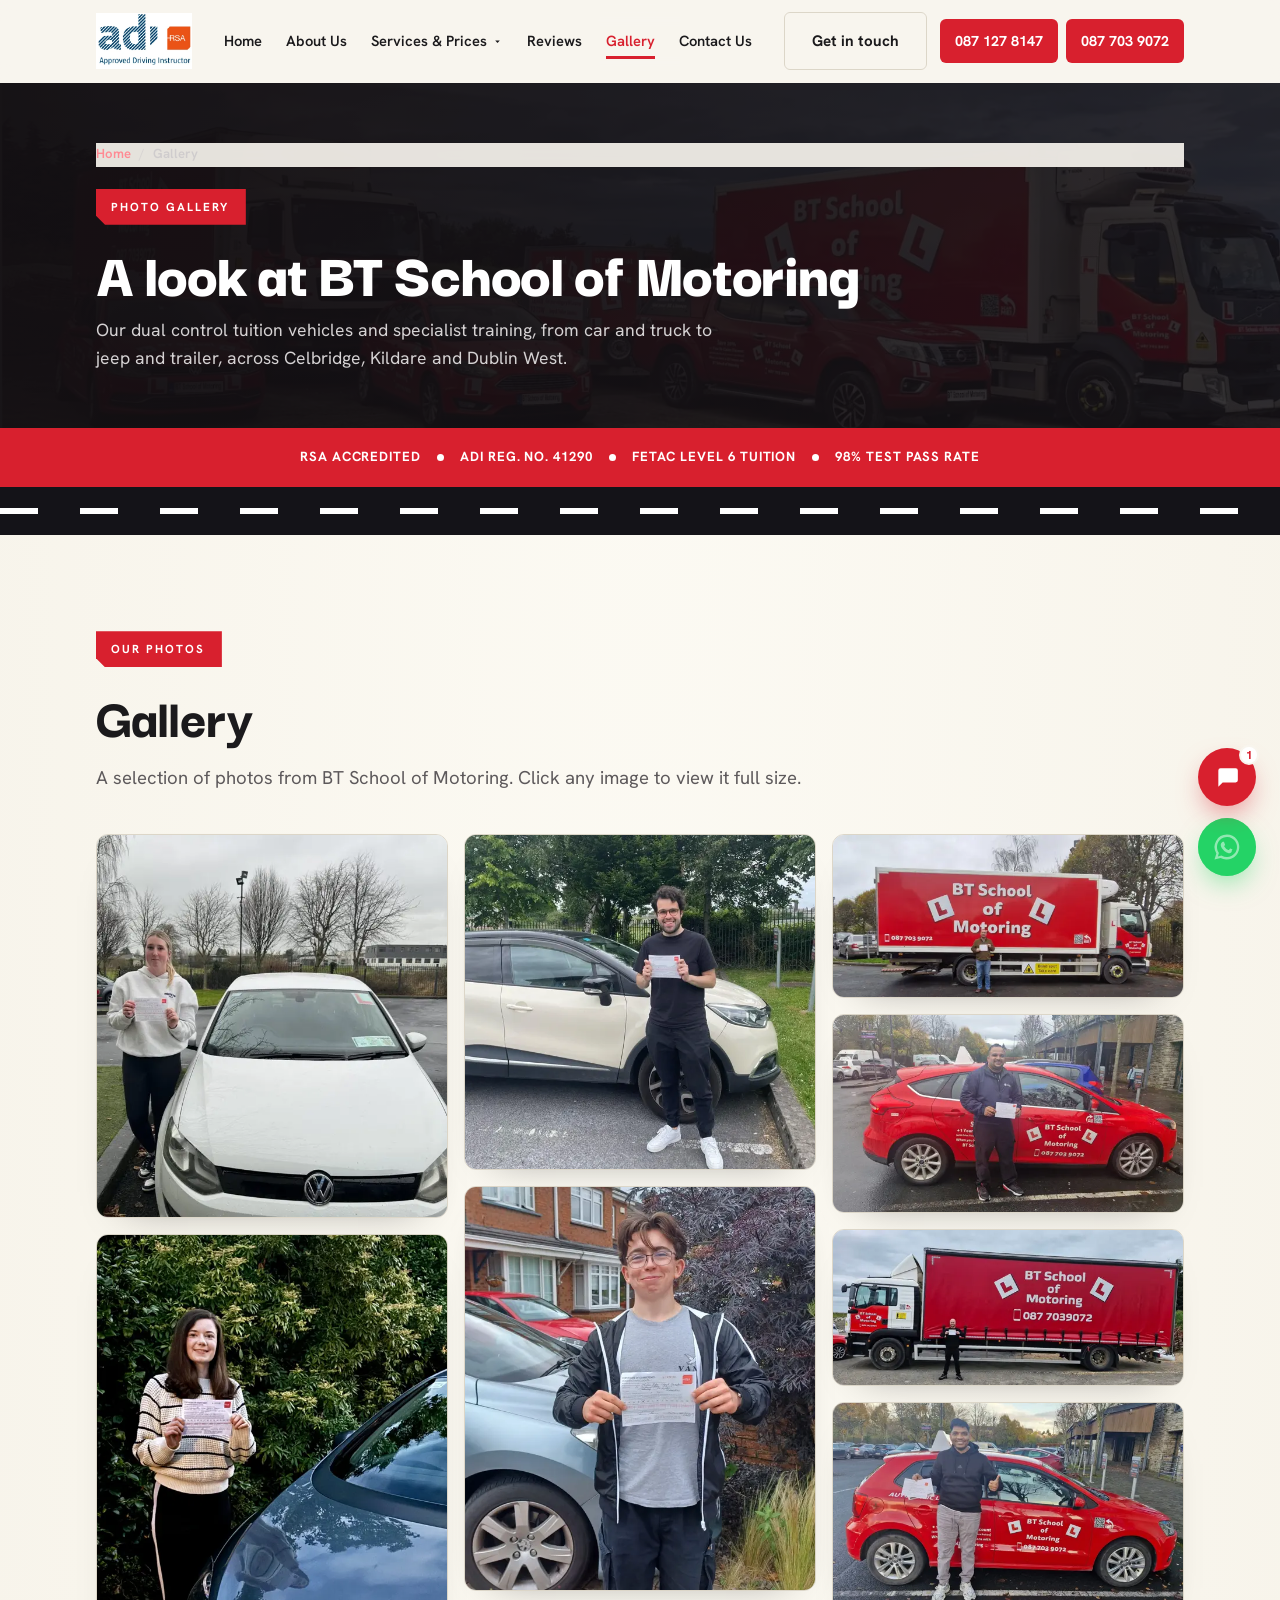
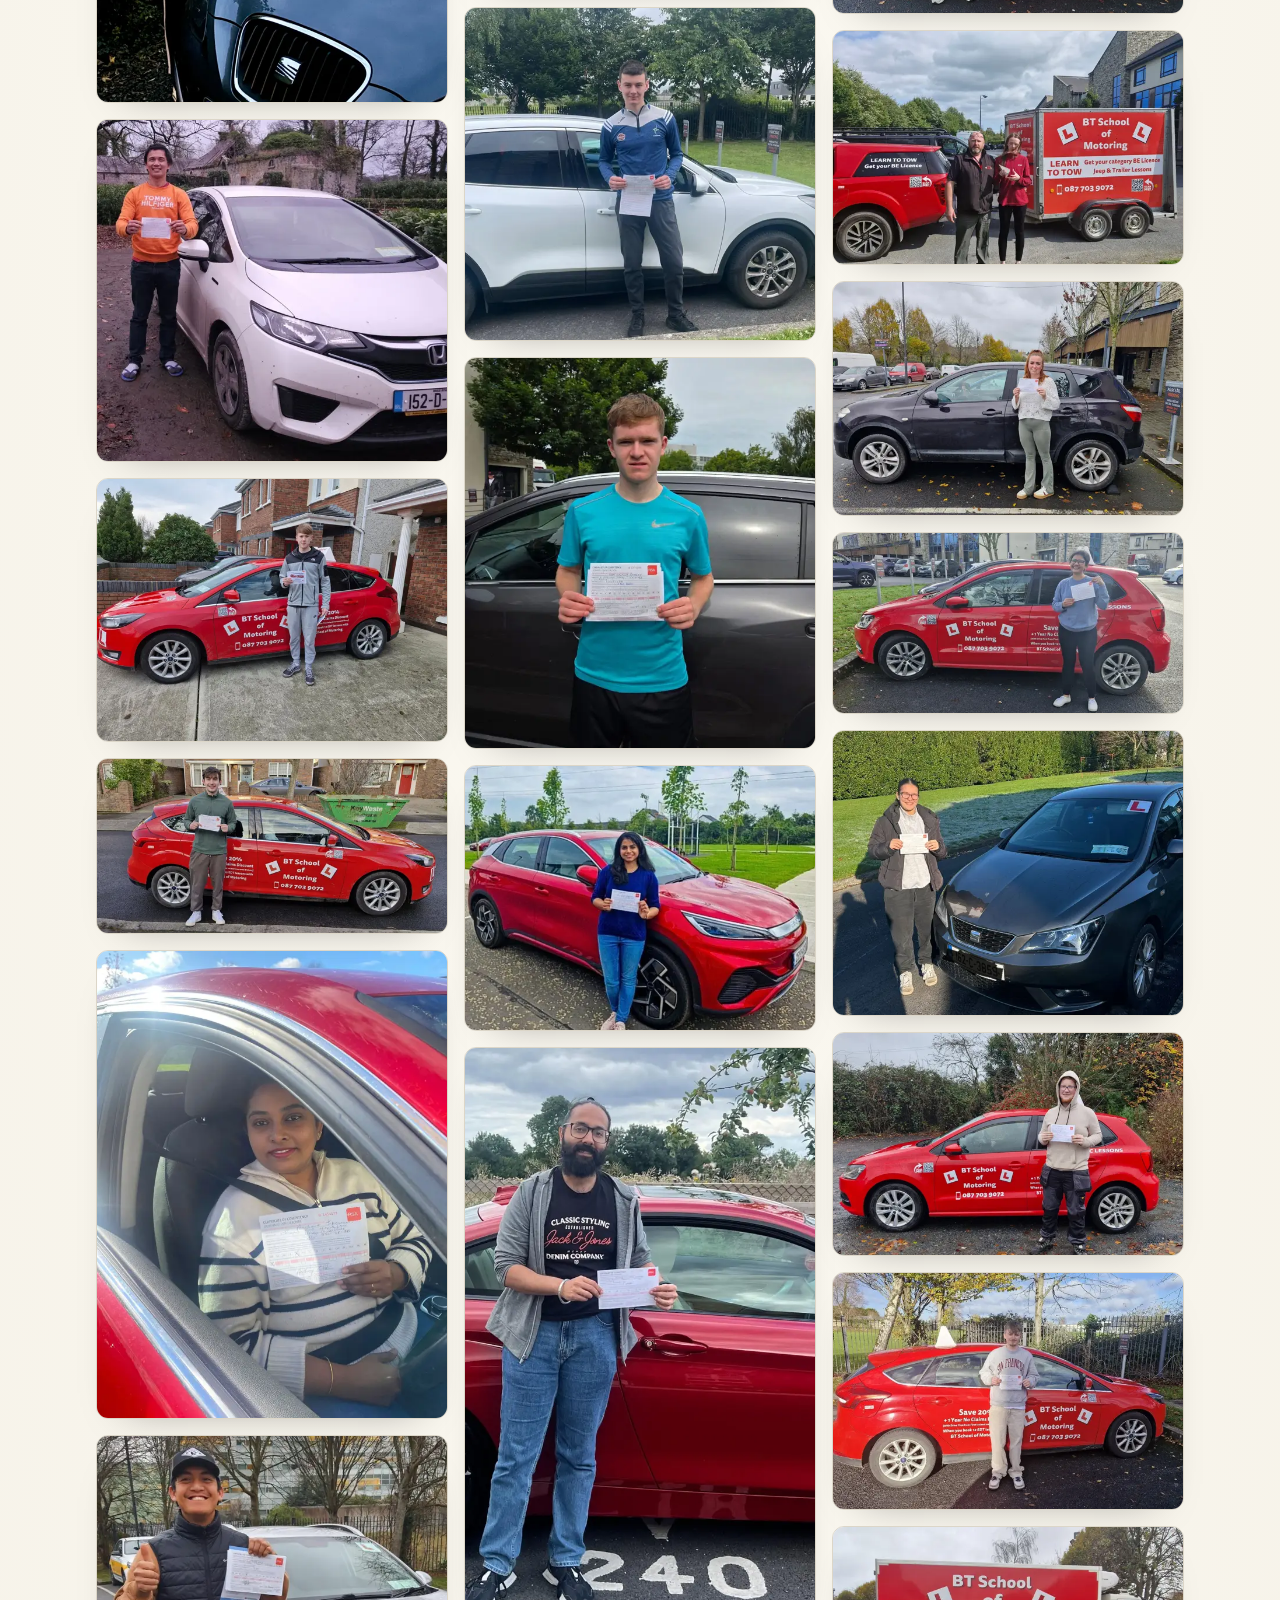
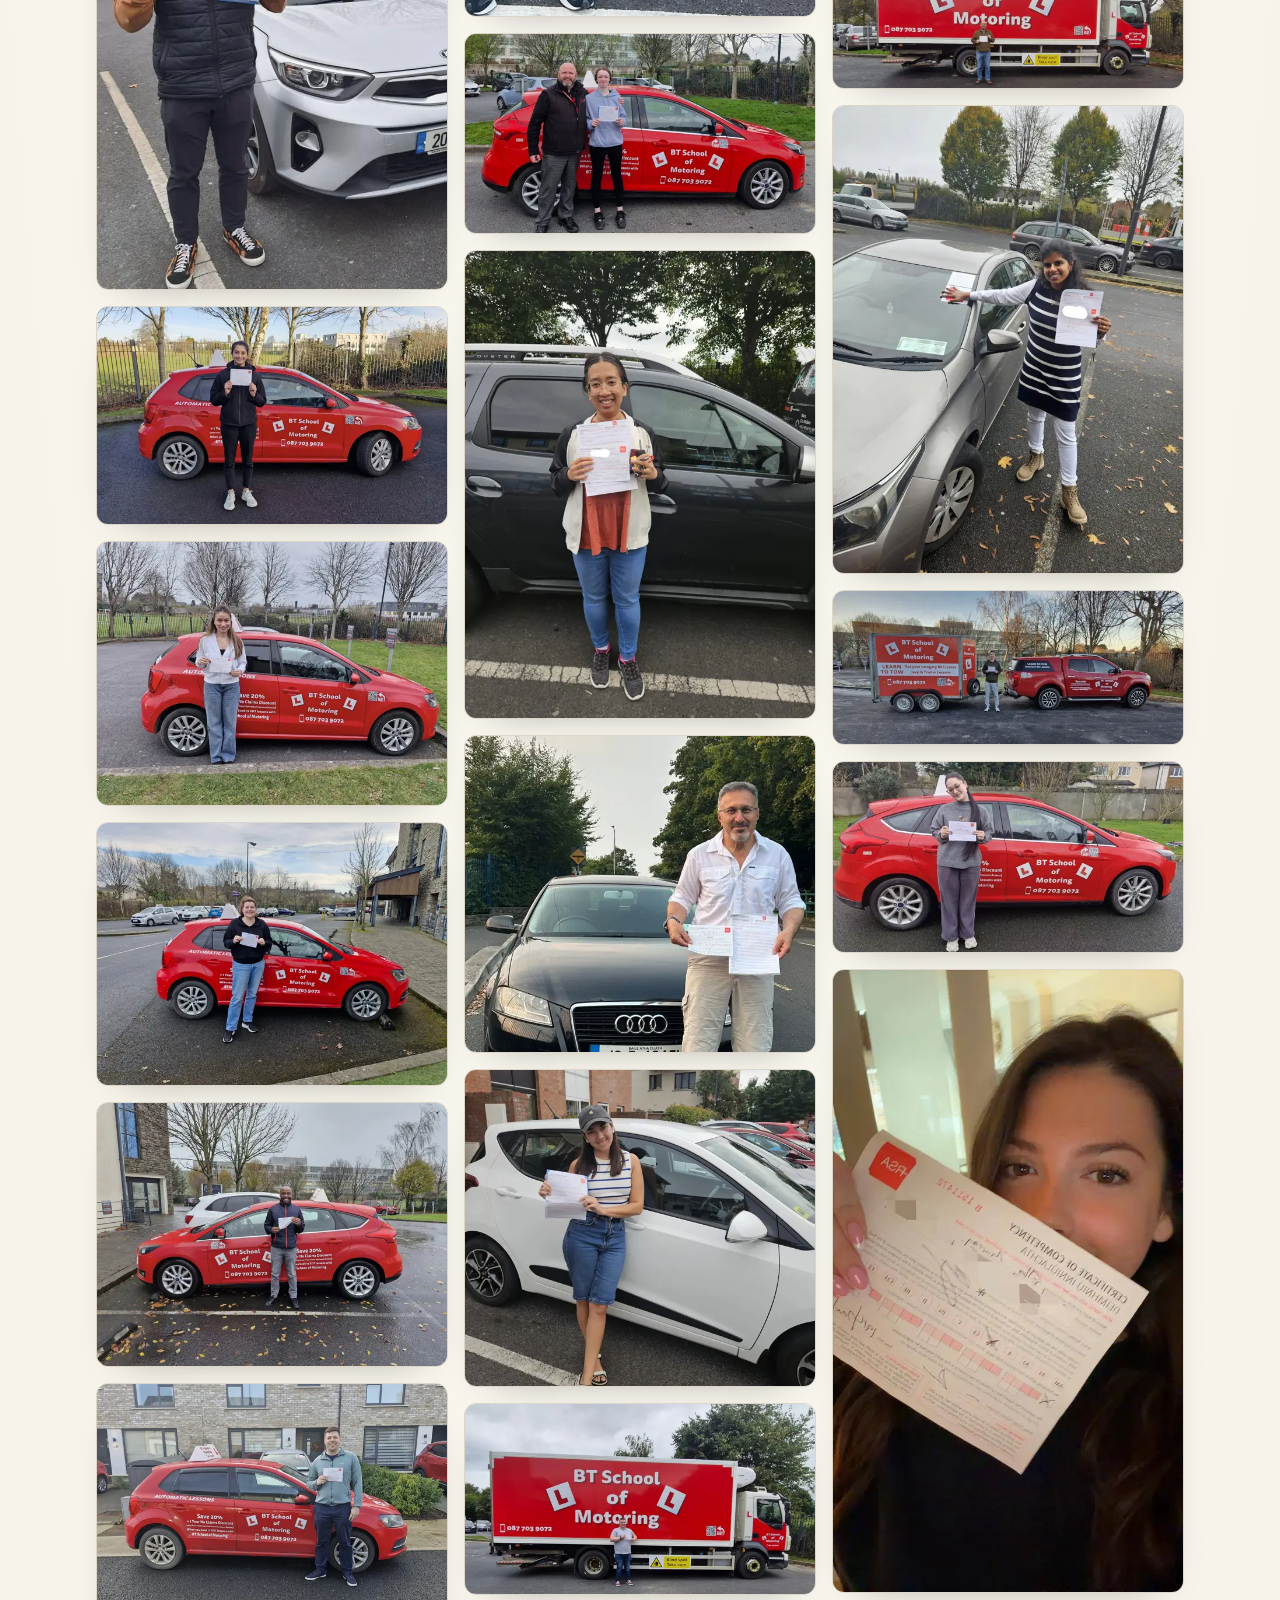
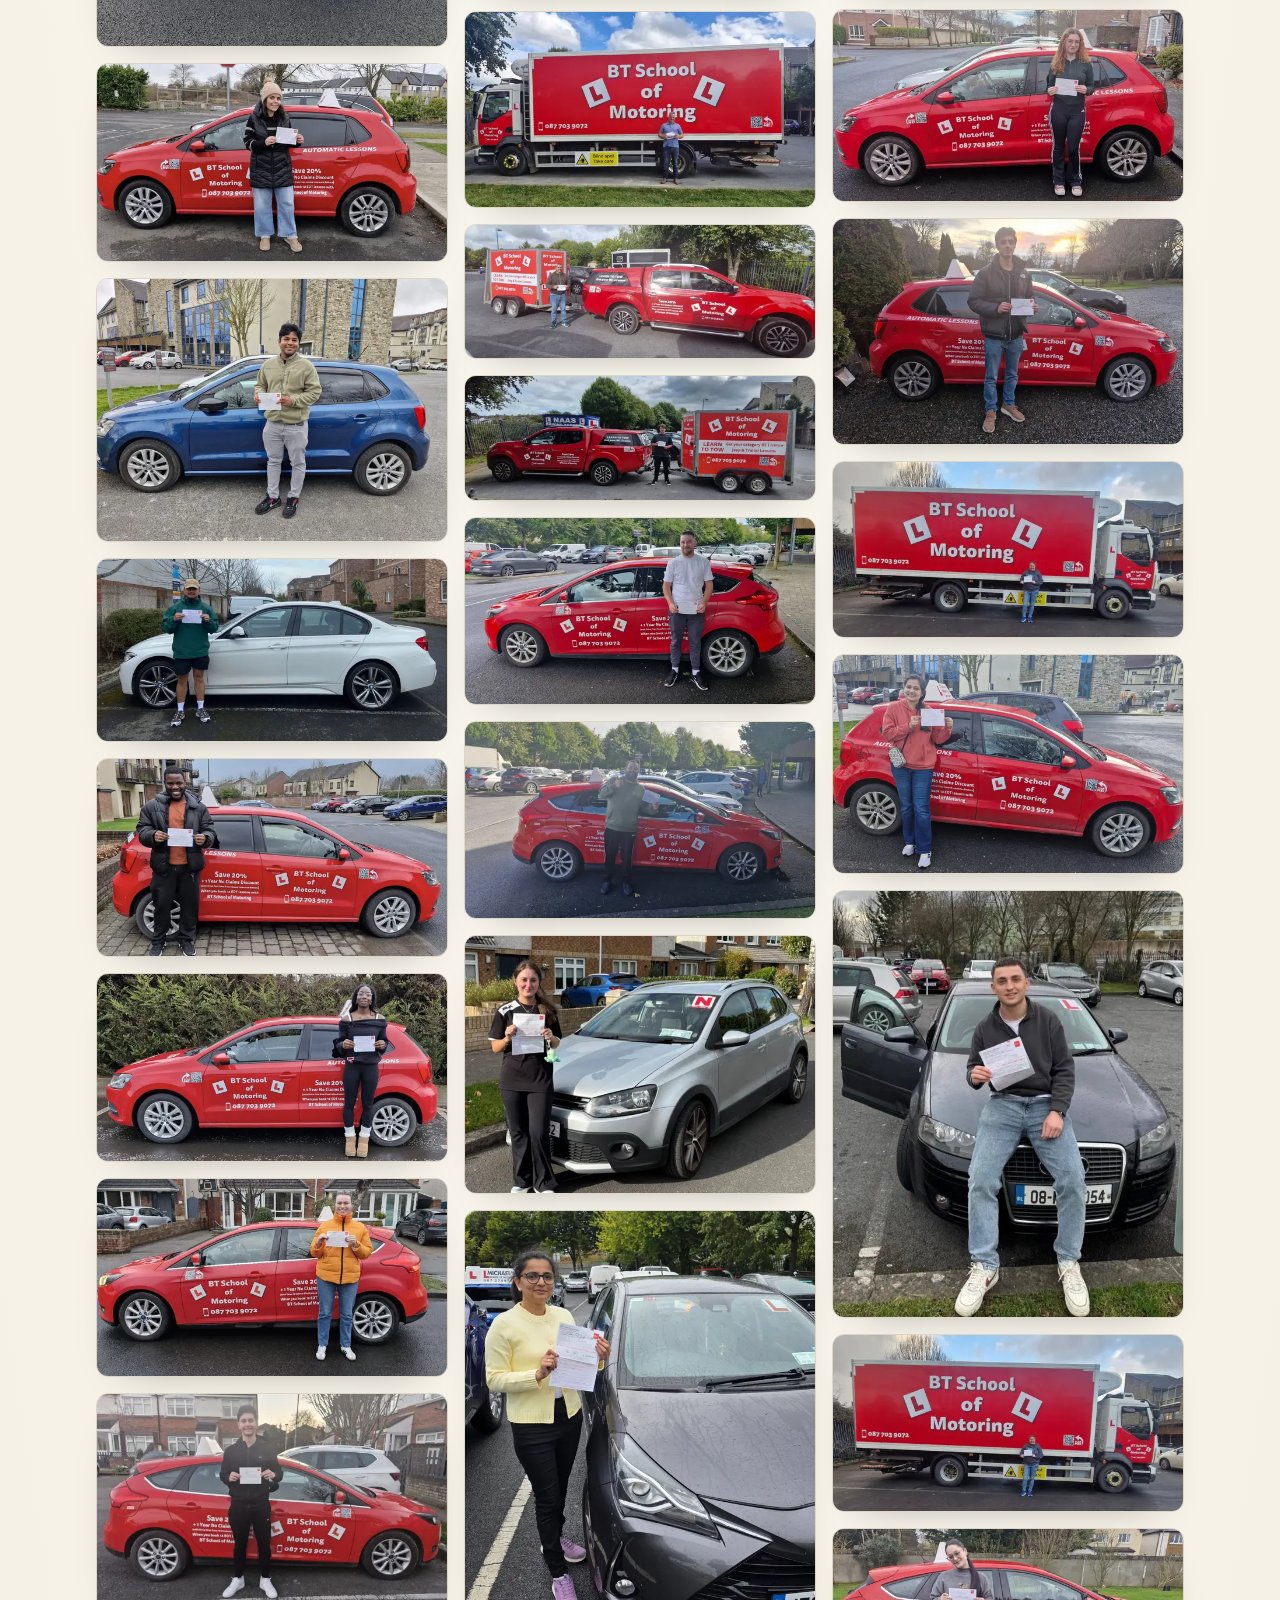
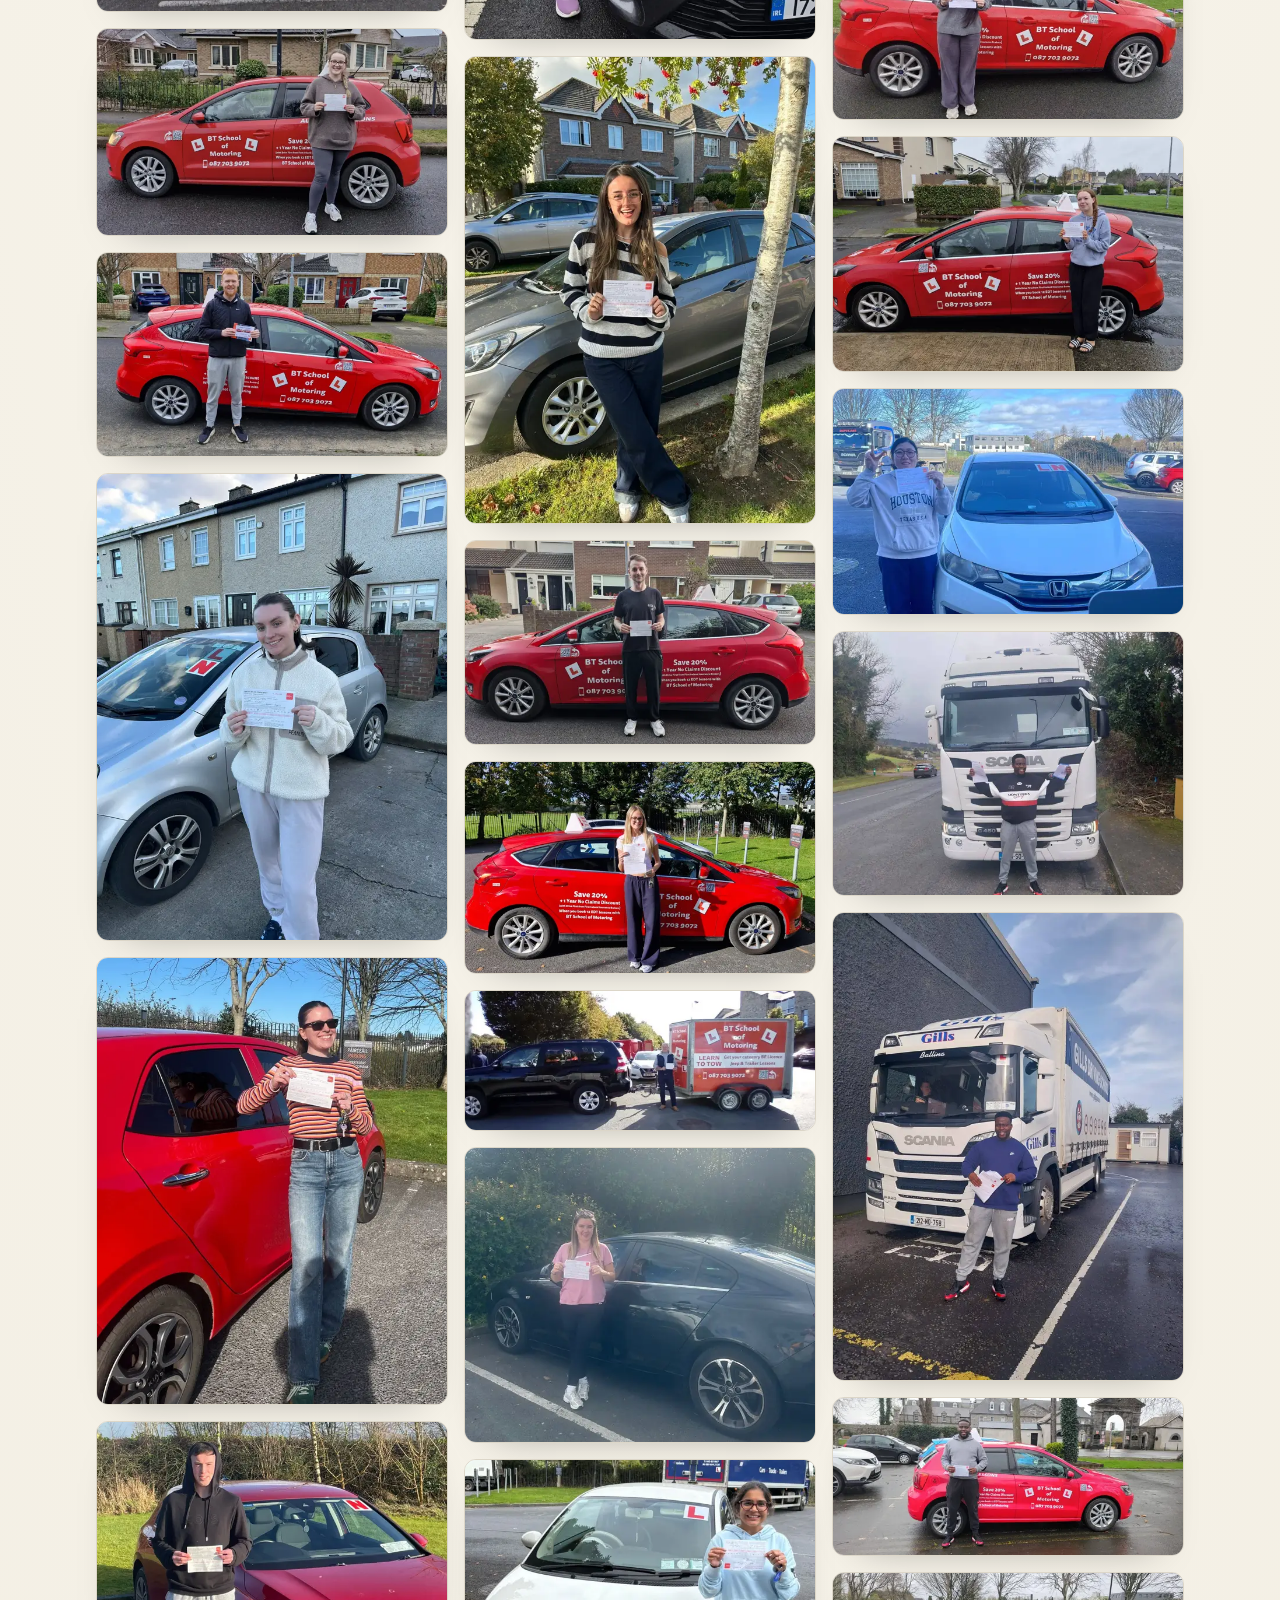
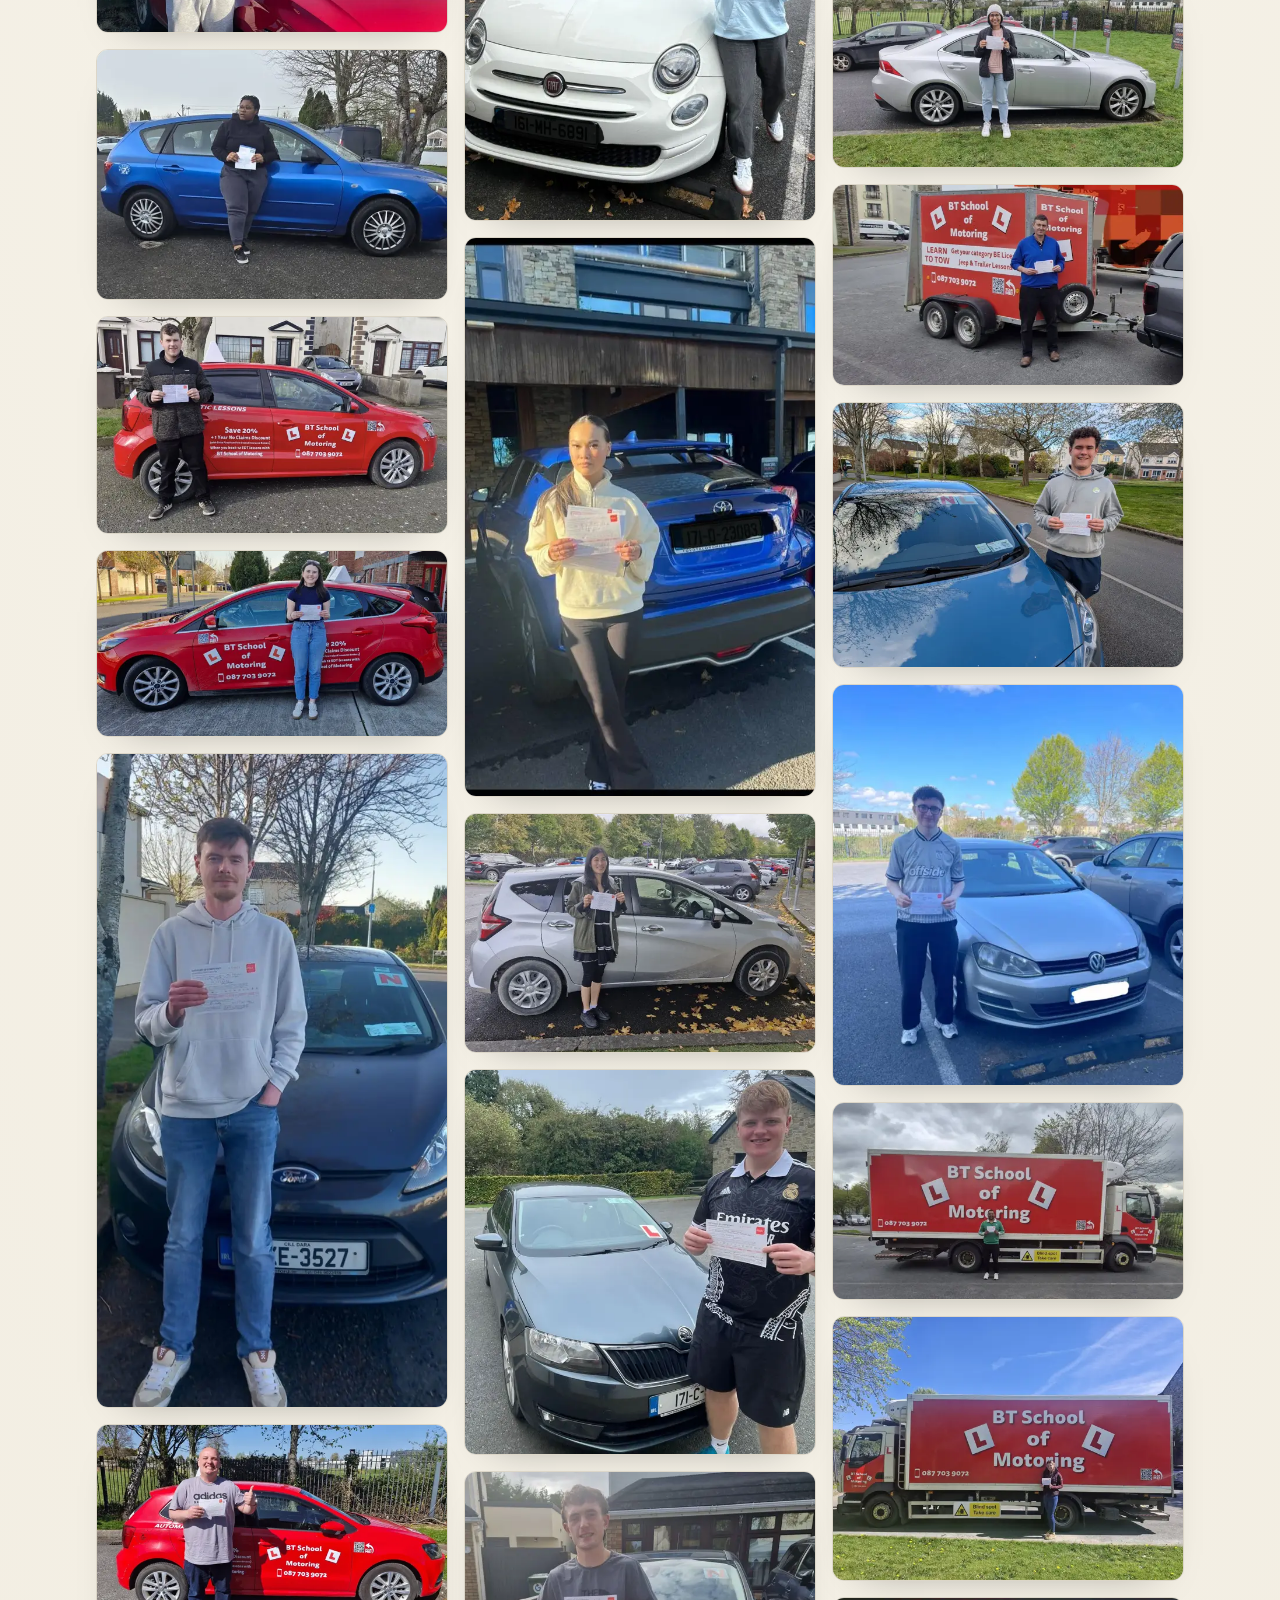
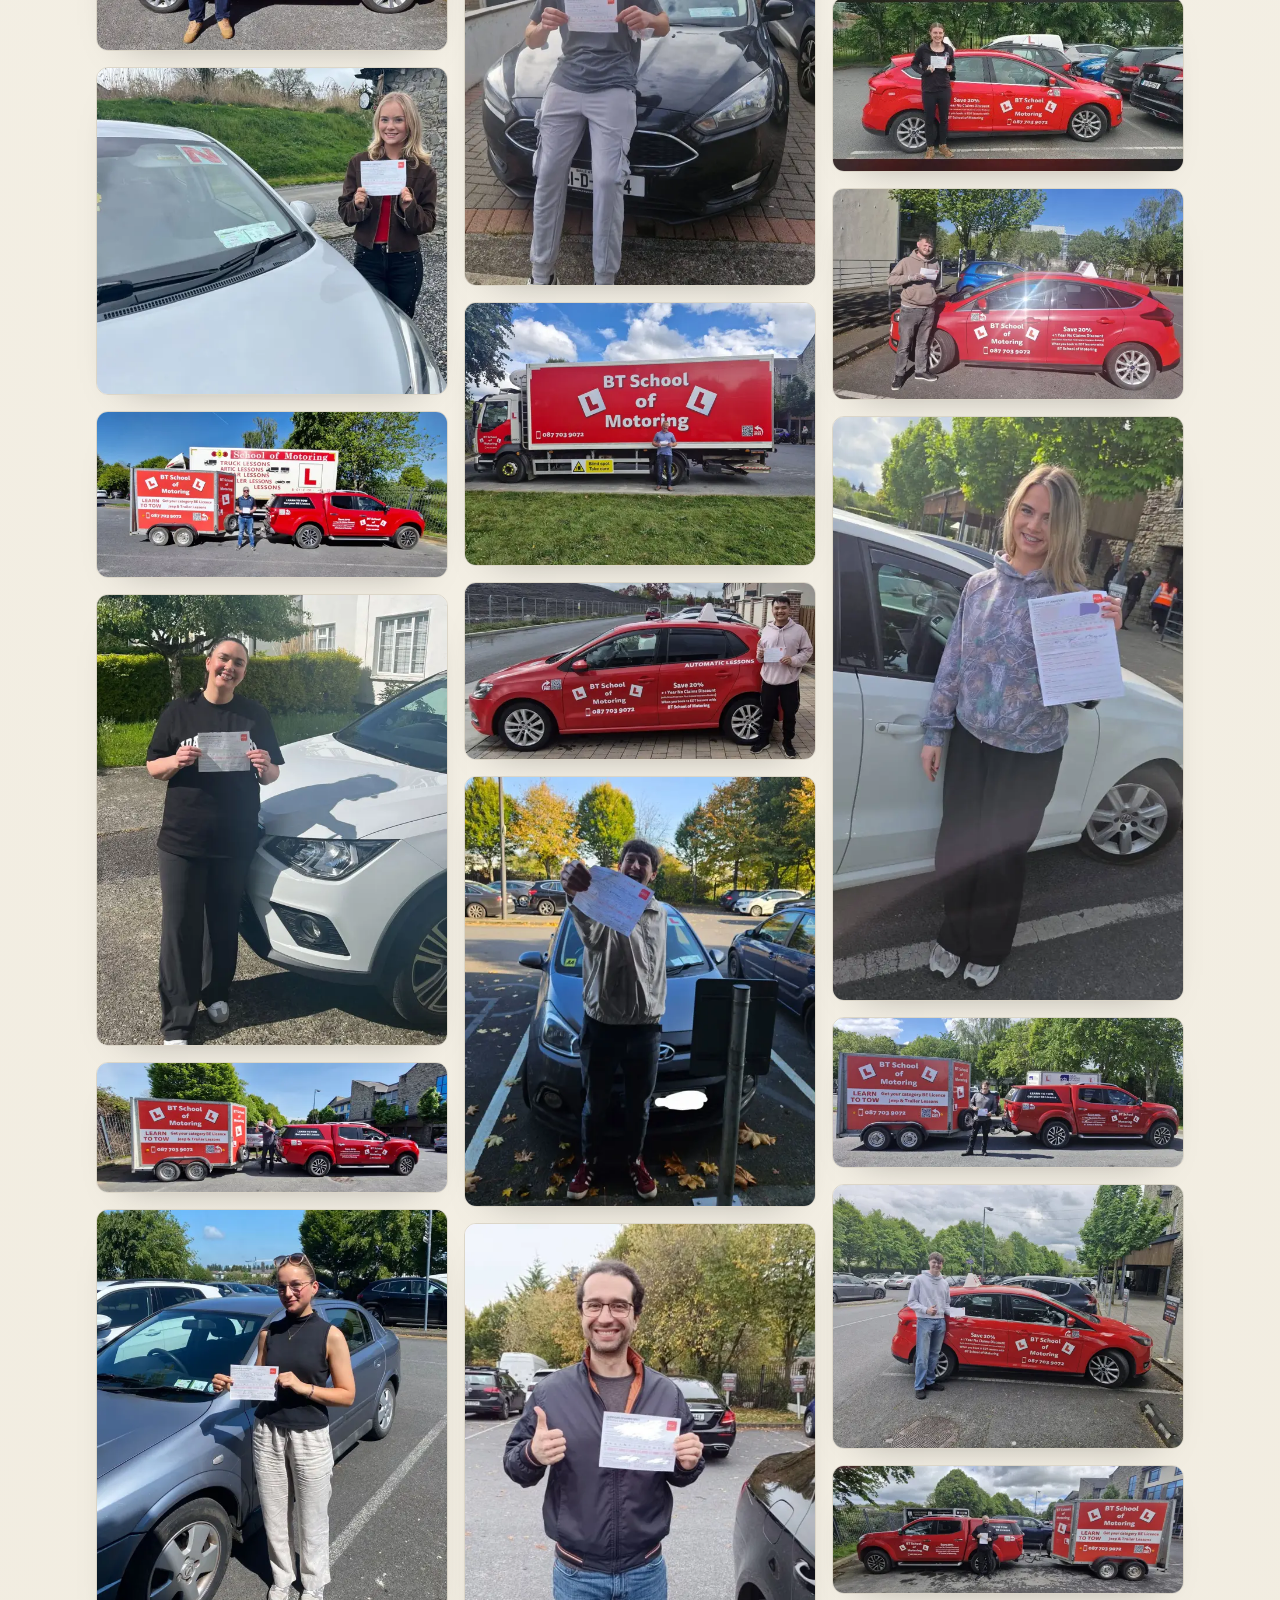
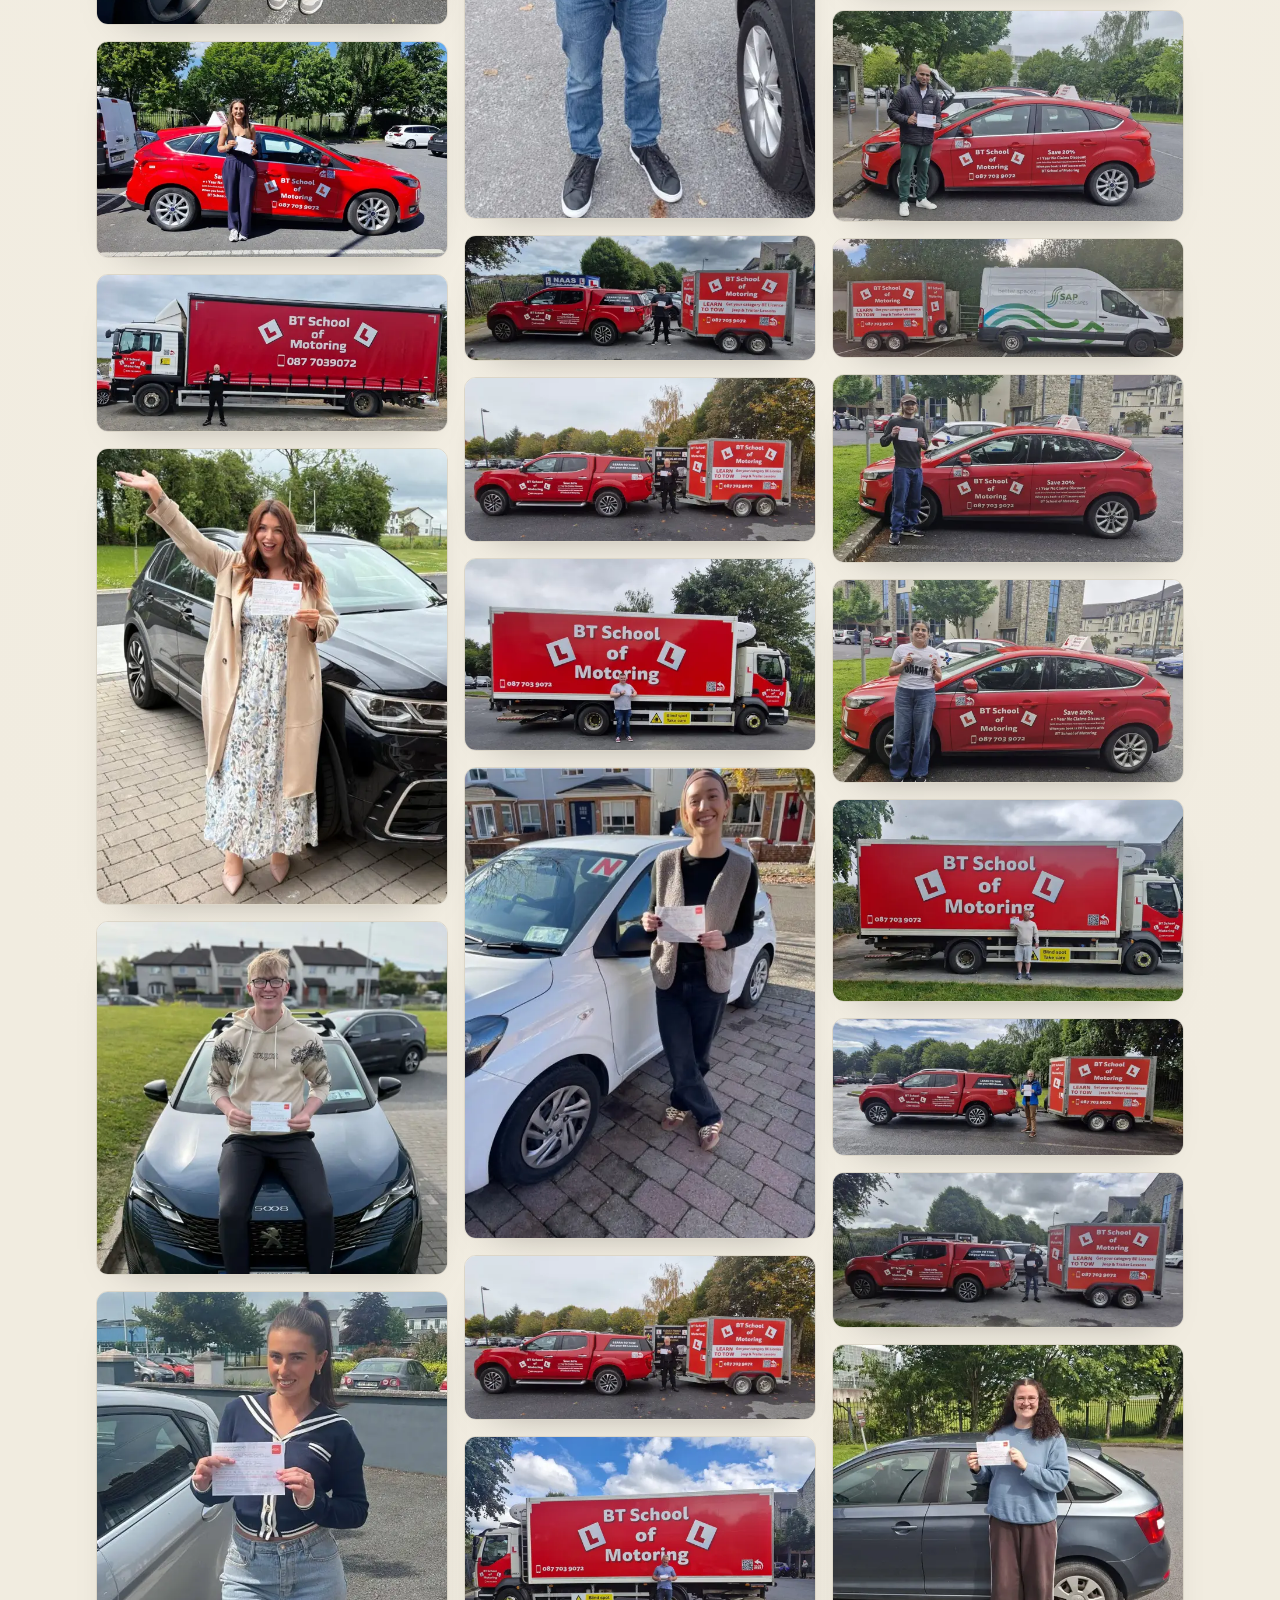
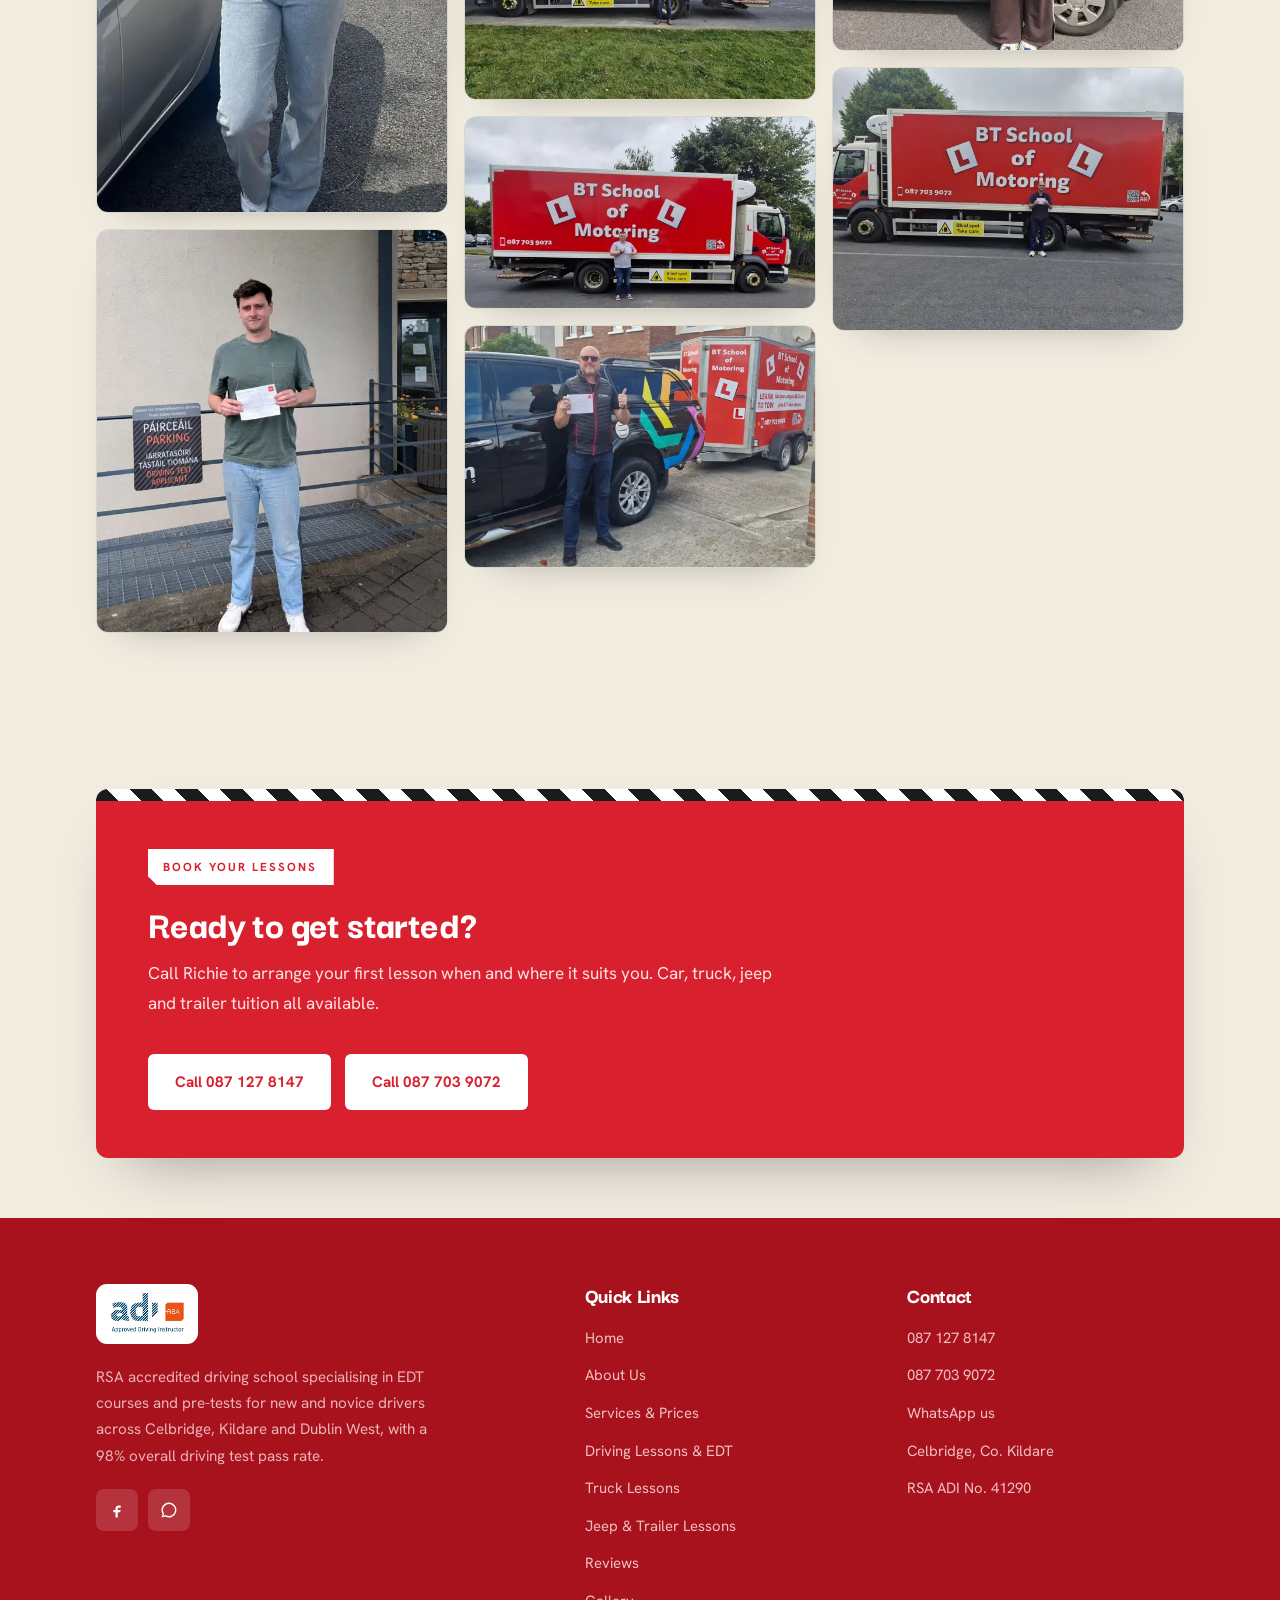
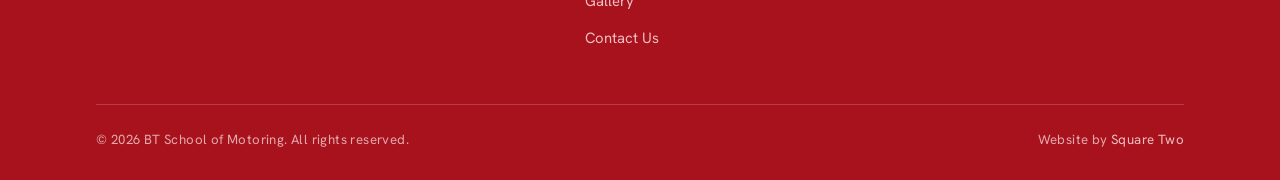
<file: gallery.html>
<!DOCTYPE html>
<html lang="en">
<head>
<meta charset="UTF-8">
<meta name="viewport" content="width=device-width, initial-scale=1.0">
<title>Photo Gallery | BT School of Motoring, Celbridge & Dublin West</title>
<meta name="description" content="Photo gallery from BT School of Motoring. See our dual control tuition vehicles, truck, jeep and trailer training across Celbridge, Kildare and Dublin West.">
<meta name="keywords" content="BT School of Motoring photos, driving school gallery Celbridge, tuition vehicle photos, truck lessons photos, jeep and trailer photos Kildare">
<meta name="robots" content="index, follow">
<link rel="canonical" href="https://www.btschoolofmotoring.com/gallery.html">
<meta name="google-site-verification" content="hO6njH7uUYF0TGmPv_XgDsYAmhKz7Wn5IpHq2ItM0Dk">

<!-- Open Graph -->
<meta property="og:title" content="Photo Gallery | BT School of Motoring">
<meta property="og:description" content="See our dual control tuition vehicles, truck, jeep and trailer training across Celbridge, Kildare and Dublin West.">
<meta property="og:url" content="https://www.btschoolofmotoring.com/gallery.html">
<meta property="og:type" content="website">
<meta property="og:site_name" content="BT School of Motoring">
<meta property="og:image" content="/images/site/bt-truck-2024.jpg">

<!-- Twitter Card -->
<meta name="twitter:card" content="summary">
<meta name="twitter:title" content="Photo Gallery | BT School of Motoring">
<meta name="twitter:description" content="Photos of our tuition vehicles, truck, jeep and trailer training in Kildare and Dublin West.">

<link rel="preconnect" href="https://fonts.googleapis.com">
<link rel="preconnect" href="https://fonts.gstatic.com" crossorigin>
<link rel="preconnect" href="https://www.btschoolofmotoring.com">
<link rel="preload" as="style" href="https://fonts.googleapis.com/css2?family=Darker+Grotesque:wght@500;600;700;800;900&family=Hanken+Grotesk:wght@400;500;600;700&display=swap" onload="this.onload=null;this.rel='stylesheet'">
<noscript><link rel="stylesheet" href="https://fonts.googleapis.com/css2?family=Darker+Grotesque:wght@500;600;700;800;900&family=Hanken+Grotesk:wght@400;500;600;700&display=swap"></noscript>
<link rel="stylesheet" href="/style.css?v=2">

<!-- Breadcrumb Schema -->
<script type="application/ld+json">
{
  "@context": "https://schema.org",
  "@type": "BreadcrumbList",
  "itemListElement": [
    {"@type":"ListItem","position":1,"name":"Home","item":"https://www.btschoolofmotoring.com/"},
    {"@type":"ListItem","position":2,"name":"Gallery","item":"https://www.btschoolofmotoring.com/gallery.html"}
  ]
}
</script>
</head>
<body>

<!-- ===== NAV ===== -->
<nav id="nav">
  <div class="wrap nav-in">
    <a href="/" class="brand">
      <img src="/images/site/rsa-large.webp" alt="BT School of Motoring" decoding="async" fetchpriority="high">
    </a>
    <div class="nav-links">
      <a href="/">Home</a>
      <a href="/bt_driving-school.html">About Us</a>
      <div class="nav-drop">
        <a href="/bt-driving_school.html" class="nav-drop-t">Services &amp; Prices
          <svg class="caret" width="11" height="11" viewBox="0 0 24 24" fill="currentColor"><path d="M7 10l5 5 5-5z"/></svg>
        </a>
        <div class="nav-drop-menu">
          <a href="/bt-driving_school.html" class="lead-link">All Services &amp; Prices</a>
          <a href="/car-driving-lessons.html">Driving Lessons &amp; EDT</a>
          <a href="/truck-driving-lessons.html">Truck Driving Lessons</a>
          <a href="/jeep-and-trailer-lessons.html">Jeep &amp; Trailer Lessons</a>
        </div>
      </div>
      <a href="/reviews.html">Reviews</a>
      <a href="/gallery.html" class="active">Gallery</a>
      <a href="/bt_driving_school.html">Contact Us</a>
    </div>
    <div class="nav-cta">
      <a href="/bt_driving_school.html" class="btn btn-out-d">Get in touch</a>
      <span class="nav-call">
        <a href="tel:+353871278147" class="btn btn-red nav-pill">087 127 8147</a>
        <a href="tel:+353877039072" class="btn btn-red nav-pill">087 703 9072</a>
      </span>
    </div>
    <button class="burger" id="burger" aria-label="Menu"><span></span><span></span><span></span></button>
  </div>
</nav>
<div class="mobile-menu" id="mobileMenu">
  <a href="/">Home</a>
  <a href="/bt_driving-school.html">About Us</a>
  <a href="/bt-driving_school.html">Services &amp; Prices</a>
  <a href="/car-driving-lessons.html">Driving Lessons &amp; EDT</a>
  <a href="/truck-driving-lessons.html">Truck Lessons</a>
  <a href="/jeep-and-trailer-lessons.html">Jeep &amp; Trailer Lessons</a>
  <a href="/reviews.html">Reviews</a>
  <a href="/gallery.html">Gallery</a>
  <a href="/bt_driving_school.html">Contact Us</a>
  <a href="tel:+353871278147" class="btn btn-red">Call 087 127 8147</a>
  <a href="tel:+353877039072" class="btn btn-red" style="margin-top:8px">Call 087 703 9072</a>
</div>

<!-- ===== PAGE HERO ===== -->
<section class="page-hero">
  <div class="hero-bg" style="background-image:url('/images/site/fleet-hero.webp')"></div>
  <div class="wrap">
    <nav class="crumb" aria-label="Breadcrumb">
      <a href="/">Home</a><span>/</span>Gallery
    </nav>
    <span class="eyebrow">Photo Gallery</span>
    <h1>A look at BT School of Motoring</h1>
    <p>Our dual control tuition vehicles and specialist training, from car and truck to jeep and trailer, across Celbridge, Kildare and Dublin West.</p>
  </div>
</section>

<!-- ===== CREDENTIALS BAND ===== -->
<div class="creds">
  <span>RSA Accredited</span><span class="sep"></span>
  <span>ADI Reg. No. 41290</span><span class="sep"></span>
  <span>Fetac Level 6 Tuition</span><span class="sep"></span>
  <span>98% Test Pass Rate</span>
</div>
<div class="lane"><span class="car"></span></div>

<!-- ===== GALLERY ===== -->
<section class="sec">
  <div class="wrap">
    <div class="measure" data-reveal>
      <span class="eyebrow">Our Photos</span>
      <h2 class="head">Gallery</h2>
      <p class="lede">A selection of photos from BT School of Motoring. Click any image to view it full size.</p>
    </div>
    <!-- TODO: Swap in / add the higher-resolution photos from the Google Business Profile as they come through -->
    <div class="gallery">
      <a href="/images/gallery/bt-001.webp" target="_blank" rel="noopener"><img src="/images/gallery/thumbs/bt-001.webp" alt="BT School of Motoring driving school photo 1" loading="lazy" decoding="async"></a>
      <a href="/images/gallery/bt-002.webp" target="_blank" rel="noopener"><img src="/images/gallery/thumbs/bt-002.webp" alt="BT School of Motoring driving school photo 2" loading="lazy" decoding="async"></a>
      <a href="/images/gallery/bt-003.webp" target="_blank" rel="noopener"><img src="/images/gallery/thumbs/bt-003.webp" alt="BT School of Motoring driving school photo 3" loading="lazy" decoding="async"></a>
      <a href="/images/gallery/bt-004.webp" target="_blank" rel="noopener"><img src="/images/gallery/thumbs/bt-004.webp" alt="BT School of Motoring driving school photo 4" loading="lazy" decoding="async"></a>
      <a href="/images/gallery/bt-005.webp" target="_blank" rel="noopener"><img src="/images/gallery/thumbs/bt-005.webp" alt="BT School of Motoring driving school photo 5" loading="lazy" decoding="async"></a>
      <a href="/images/gallery/bt-006.webp" target="_blank" rel="noopener"><img src="/images/gallery/thumbs/bt-006.webp" alt="BT School of Motoring driving school photo 6" loading="lazy" decoding="async"></a>
      <a href="/images/gallery/bt-007.webp" target="_blank" rel="noopener"><img src="/images/gallery/thumbs/bt-007.webp" alt="BT School of Motoring driving school photo 7" loading="lazy" decoding="async"></a>
      <a href="/images/gallery/bt-008.webp" target="_blank" rel="noopener"><img src="/images/gallery/thumbs/bt-008.webp" alt="BT School of Motoring driving school photo 8" loading="lazy" decoding="async"></a>
      <a href="/images/gallery/bt-009.webp" target="_blank" rel="noopener"><img src="/images/gallery/thumbs/bt-009.webp" alt="BT School of Motoring driving school photo 9" loading="lazy" decoding="async"></a>
      <a href="/images/gallery/bt-010.webp" target="_blank" rel="noopener"><img src="/images/gallery/thumbs/bt-010.webp" alt="BT School of Motoring driving school photo 10" loading="lazy" decoding="async"></a>
      <a href="/images/gallery/bt-011.webp" target="_blank" rel="noopener"><img src="/images/gallery/thumbs/bt-011.webp" alt="BT School of Motoring driving school photo 11" loading="lazy" decoding="async"></a>
      <a href="/images/gallery/bt-012.webp" target="_blank" rel="noopener"><img src="/images/gallery/thumbs/bt-012.webp" alt="BT School of Motoring driving school photo 12" loading="lazy" decoding="async"></a>
      <a href="/images/gallery/bt-013.webp" target="_blank" rel="noopener"><img src="/images/gallery/thumbs/bt-013.webp" alt="BT School of Motoring driving school photo 13" loading="lazy" decoding="async"></a>
      <a href="/images/gallery/bt-014.webp" target="_blank" rel="noopener"><img src="/images/gallery/thumbs/bt-014.webp" alt="BT School of Motoring driving school photo 14" loading="lazy" decoding="async"></a>
      <a href="/images/gallery/bt-015.webp" target="_blank" rel="noopener"><img src="/images/gallery/thumbs/bt-015.webp" alt="BT School of Motoring driving school photo 15" loading="lazy" decoding="async"></a>
      <a href="/images/gallery/bt-016.webp" target="_blank" rel="noopener"><img src="/images/gallery/thumbs/bt-016.webp" alt="BT School of Motoring driving school photo 16" loading="lazy" decoding="async"></a>
      <a href="/images/gallery/bt-017.webp" target="_blank" rel="noopener"><img src="/images/gallery/thumbs/bt-017.webp" alt="BT School of Motoring driving school photo 17" loading="lazy" decoding="async"></a>
      <a href="/images/gallery/bt-018.webp" target="_blank" rel="noopener"><img src="/images/gallery/thumbs/bt-018.webp" alt="BT School of Motoring driving school photo 18" loading="lazy" decoding="async"></a>
      <a href="/images/gallery/bt-019.webp" target="_blank" rel="noopener"><img src="/images/gallery/thumbs/bt-019.webp" alt="BT School of Motoring driving school photo 19" loading="lazy" decoding="async"></a>
      <a href="/images/gallery/bt-020.webp" target="_blank" rel="noopener"><img src="/images/gallery/thumbs/bt-020.webp" alt="BT School of Motoring driving school photo 20" loading="lazy" decoding="async"></a>
      <a href="/images/gallery/bt-021.webp" target="_blank" rel="noopener"><img src="/images/gallery/thumbs/bt-021.webp" alt="BT School of Motoring driving school photo 21" loading="lazy" decoding="async"></a>
      <a href="/images/gallery/bt-022.webp" target="_blank" rel="noopener"><img src="/images/gallery/thumbs/bt-022.webp" alt="BT School of Motoring driving school photo 22" loading="lazy" decoding="async"></a>
      <a href="/images/gallery/bt-023.webp" target="_blank" rel="noopener"><img src="/images/gallery/thumbs/bt-023.webp" alt="BT School of Motoring driving school photo 23" loading="lazy" decoding="async"></a>
      <a href="/images/gallery/bt-024.webp" target="_blank" rel="noopener"><img src="/images/gallery/thumbs/bt-024.webp" alt="BT School of Motoring driving school photo 24" loading="lazy" decoding="async"></a>
      <a href="/images/gallery/bt-025.webp" target="_blank" rel="noopener"><img src="/images/gallery/thumbs/bt-025.webp" alt="BT School of Motoring driving school photo 25" loading="lazy" decoding="async"></a>
      <a href="/images/gallery/bt-026.webp" target="_blank" rel="noopener"><img src="/images/gallery/thumbs/bt-026.webp" alt="BT School of Motoring driving school photo 26" loading="lazy" decoding="async"></a>
      <a href="/images/gallery/bt-027.webp" target="_blank" rel="noopener"><img src="/images/gallery/thumbs/bt-027.webp" alt="BT School of Motoring driving school photo 27" loading="lazy" decoding="async"></a>
      <a href="/images/gallery/bt-028.webp" target="_blank" rel="noopener"><img src="/images/gallery/thumbs/bt-028.webp" alt="BT School of Motoring driving school photo 28" loading="lazy" decoding="async"></a>
      <a href="/images/gallery/bt-029.webp" target="_blank" rel="noopener"><img src="/images/gallery/thumbs/bt-029.webp" alt="BT School of Motoring driving school photo 29" loading="lazy" decoding="async"></a>
      <a href="/images/gallery/bt-030.webp" target="_blank" rel="noopener"><img src="/images/gallery/thumbs/bt-030.webp" alt="BT School of Motoring driving school photo 30" loading="lazy" decoding="async"></a>
      <a href="/images/gallery/bt-031.webp" target="_blank" rel="noopener"><img src="/images/gallery/thumbs/bt-031.webp" alt="BT School of Motoring driving school photo 31" loading="lazy" decoding="async"></a>
      <a href="/images/gallery/bt-032.webp" target="_blank" rel="noopener"><img src="/images/gallery/thumbs/bt-032.webp" alt="BT School of Motoring driving school photo 32" loading="lazy" decoding="async"></a>
      <a href="/images/gallery/bt-033.webp" target="_blank" rel="noopener"><img src="/images/gallery/thumbs/bt-033.webp" alt="BT School of Motoring driving school photo 33" loading="lazy" decoding="async"></a>
      <a href="/images/gallery/bt-034.webp" target="_blank" rel="noopener"><img src="/images/gallery/thumbs/bt-034.webp" alt="BT School of Motoring driving school photo 34" loading="lazy" decoding="async"></a>
      <a href="/images/gallery/bt-035.webp" target="_blank" rel="noopener"><img src="/images/gallery/thumbs/bt-035.webp" alt="BT School of Motoring driving school photo 35" loading="lazy" decoding="async"></a>
      <a href="/images/gallery/bt-036.webp" target="_blank" rel="noopener"><img src="/images/gallery/thumbs/bt-036.webp" alt="BT School of Motoring driving school photo 36" loading="lazy" decoding="async"></a>
      <a href="/images/gallery/bt-037.webp" target="_blank" rel="noopener"><img src="/images/gallery/thumbs/bt-037.webp" alt="BT School of Motoring driving school photo 37" loading="lazy" decoding="async"></a>
      <a href="/images/gallery/bt-038.webp" target="_blank" rel="noopener"><img src="/images/gallery/thumbs/bt-038.webp" alt="BT School of Motoring driving school photo 38" loading="lazy" decoding="async"></a>
      <a href="/images/gallery/bt-039.webp" target="_blank" rel="noopener"><img src="/images/gallery/thumbs/bt-039.webp" alt="BT School of Motoring driving school photo 39" loading="lazy" decoding="async"></a>
      <a href="/images/gallery/bt-040.webp" target="_blank" rel="noopener"><img src="/images/gallery/thumbs/bt-040.webp" alt="BT School of Motoring driving school photo 40" loading="lazy" decoding="async"></a>
      <a href="/images/gallery/bt-041.webp" target="_blank" rel="noopener"><img src="/images/gallery/thumbs/bt-041.webp" alt="BT School of Motoring driving school photo 41" loading="lazy" decoding="async"></a>
      <a href="/images/gallery/bt-042.webp" target="_blank" rel="noopener"><img src="/images/gallery/thumbs/bt-042.webp" alt="BT School of Motoring driving school photo 42" loading="lazy" decoding="async"></a>
      <a href="/images/gallery/bt-043.webp" target="_blank" rel="noopener"><img src="/images/gallery/thumbs/bt-043.webp" alt="BT School of Motoring driving school photo 43" loading="lazy" decoding="async"></a>
      <a href="/images/gallery/bt-044.webp" target="_blank" rel="noopener"><img src="/images/gallery/thumbs/bt-044.webp" alt="BT School of Motoring driving school photo 44" loading="lazy" decoding="async"></a>
      <a href="/images/gallery/bt-045.webp" target="_blank" rel="noopener"><img src="/images/gallery/thumbs/bt-045.webp" alt="BT School of Motoring driving school photo 45" loading="lazy" decoding="async"></a>
      <a href="/images/gallery/bt-046.webp" target="_blank" rel="noopener"><img src="/images/gallery/thumbs/bt-046.webp" alt="BT School of Motoring driving school photo 46" loading="lazy" decoding="async"></a>
      <a href="/images/gallery/bt-047.webp" target="_blank" rel="noopener"><img src="/images/gallery/thumbs/bt-047.webp" alt="BT School of Motoring driving school photo 47" loading="lazy" decoding="async"></a>
      <a href="/images/gallery/bt-048.webp" target="_blank" rel="noopener"><img src="/images/gallery/thumbs/bt-048.webp" alt="BT School of Motoring driving school photo 48" loading="lazy" decoding="async"></a>
      <a href="/images/gallery/bt-049.webp" target="_blank" rel="noopener"><img src="/images/gallery/thumbs/bt-049.webp" alt="BT School of Motoring driving school photo 49" loading="lazy" decoding="async"></a>
      <a href="/images/gallery/bt-050.webp" target="_blank" rel="noopener"><img src="/images/gallery/thumbs/bt-050.webp" alt="BT School of Motoring driving school photo 50" loading="lazy" decoding="async"></a>
      <a href="/images/gallery/bt-051.webp" target="_blank" rel="noopener"><img src="/images/gallery/thumbs/bt-051.webp" alt="BT School of Motoring driving school photo 51" loading="lazy" decoding="async"></a>
      <a href="/images/gallery/bt-052.webp" target="_blank" rel="noopener"><img src="/images/gallery/thumbs/bt-052.webp" alt="BT School of Motoring driving school photo 52" loading="lazy" decoding="async"></a>
      <a href="/images/gallery/bt-053.webp" target="_blank" rel="noopener"><img src="/images/gallery/thumbs/bt-053.webp" alt="BT School of Motoring driving school photo 53" loading="lazy" decoding="async"></a>
      <a href="/images/gallery/bt-054.webp" target="_blank" rel="noopener"><img src="/images/gallery/thumbs/bt-054.webp" alt="BT School of Motoring driving school photo 54" loading="lazy" decoding="async"></a>
      <a href="/images/gallery/bt-055.webp" target="_blank" rel="noopener"><img src="/images/gallery/thumbs/bt-055.webp" alt="BT School of Motoring driving school photo 55" loading="lazy" decoding="async"></a>
      <a href="/images/gallery/bt-056.webp" target="_blank" rel="noopener"><img src="/images/gallery/thumbs/bt-056.webp" alt="BT School of Motoring driving school photo 56" loading="lazy" decoding="async"></a>
      <a href="/images/gallery/bt-057.webp" target="_blank" rel="noopener"><img src="/images/gallery/thumbs/bt-057.webp" alt="BT School of Motoring driving school photo 57" loading="lazy" decoding="async"></a>
      <a href="/images/gallery/bt-058.webp" target="_blank" rel="noopener"><img src="/images/gallery/thumbs/bt-058.webp" alt="BT School of Motoring driving school photo 58" loading="lazy" decoding="async"></a>
      <a href="/images/gallery/bt-059.webp" target="_blank" rel="noopener"><img src="/images/gallery/thumbs/bt-059.webp" alt="BT School of Motoring driving school photo 59" loading="lazy" decoding="async"></a>
      <a href="/images/gallery/bt-060.webp" target="_blank" rel="noopener"><img src="/images/gallery/thumbs/bt-060.webp" alt="BT School of Motoring driving school photo 60" loading="lazy" decoding="async"></a>
      <a href="/images/gallery/bt-061.webp" target="_blank" rel="noopener"><img src="/images/gallery/thumbs/bt-061.webp" alt="BT School of Motoring driving school photo 61" loading="lazy" decoding="async"></a>
      <a href="/images/gallery/bt-062.webp" target="_blank" rel="noopener"><img src="/images/gallery/thumbs/bt-062.webp" alt="BT School of Motoring driving school photo 62" loading="lazy" decoding="async"></a>
      <a href="/images/gallery/bt-063.webp" target="_blank" rel="noopener"><img src="/images/gallery/thumbs/bt-063.webp" alt="BT School of Motoring driving school photo 63" loading="lazy" decoding="async"></a>
      <a href="/images/gallery/bt-064.webp" target="_blank" rel="noopener"><img src="/images/gallery/thumbs/bt-064.webp" alt="BT School of Motoring driving school photo 64" loading="lazy" decoding="async"></a>
      <a href="/images/gallery/bt-065.webp" target="_blank" rel="noopener"><img src="/images/gallery/thumbs/bt-065.webp" alt="BT School of Motoring driving school photo 65" loading="lazy" decoding="async"></a>
      <a href="/images/gallery/bt-066.webp" target="_blank" rel="noopener"><img src="/images/gallery/thumbs/bt-066.webp" alt="BT School of Motoring driving school photo 66" loading="lazy" decoding="async"></a>
      <a href="/images/gallery/bt-067.webp" target="_blank" rel="noopener"><img src="/images/gallery/thumbs/bt-067.webp" alt="BT School of Motoring driving school photo 67" loading="lazy" decoding="async"></a>
      <a href="/images/gallery/bt-068.webp" target="_blank" rel="noopener"><img src="/images/gallery/thumbs/bt-068.webp" alt="BT School of Motoring driving school photo 68" loading="lazy" decoding="async"></a>
      <a href="/images/gallery/bt-069.webp" target="_blank" rel="noopener"><img src="/images/gallery/thumbs/bt-069.webp" alt="BT School of Motoring driving school photo 69" loading="lazy" decoding="async"></a>
      <a href="/images/gallery/bt-070.webp" target="_blank" rel="noopener"><img src="/images/gallery/thumbs/bt-070.webp" alt="BT School of Motoring driving school photo 70" loading="lazy" decoding="async"></a>
      <a href="/images/gallery/bt-071.webp" target="_blank" rel="noopener"><img src="/images/gallery/thumbs/bt-071.webp" alt="BT School of Motoring driving school photo 71" loading="lazy" decoding="async"></a>
      <a href="/images/gallery/bt-072.webp" target="_blank" rel="noopener"><img src="/images/gallery/thumbs/bt-072.webp" alt="BT School of Motoring driving school photo 72" loading="lazy" decoding="async"></a>
      <a href="/images/gallery/bt-073.webp" target="_blank" rel="noopener"><img src="/images/gallery/thumbs/bt-073.webp" alt="BT School of Motoring driving school photo 73" loading="lazy" decoding="async"></a>
      <a href="/images/gallery/bt-074.webp" target="_blank" rel="noopener"><img src="/images/gallery/thumbs/bt-074.webp" alt="BT School of Motoring driving school photo 74" loading="lazy" decoding="async"></a>
      <a href="/images/gallery/bt-075.webp" target="_blank" rel="noopener"><img src="/images/gallery/thumbs/bt-075.webp" alt="BT School of Motoring driving school photo 75" loading="lazy" decoding="async"></a>
      <a href="/images/gallery/bt-076.webp" target="_blank" rel="noopener"><img src="/images/gallery/thumbs/bt-076.webp" alt="BT School of Motoring driving school photo 76" loading="lazy" decoding="async"></a>
      <a href="/images/gallery/bt-077.webp" target="_blank" rel="noopener"><img src="/images/gallery/thumbs/bt-077.webp" alt="BT School of Motoring driving school photo 77" loading="lazy" decoding="async"></a>
      <a href="/images/gallery/bt-078.webp" target="_blank" rel="noopener"><img src="/images/gallery/thumbs/bt-078.webp" alt="BT School of Motoring driving school photo 78" loading="lazy" decoding="async"></a>
      <a href="/images/gallery/bt-079.webp" target="_blank" rel="noopener"><img src="/images/gallery/thumbs/bt-079.webp" alt="BT School of Motoring driving school photo 79" loading="lazy" decoding="async"></a>
      <a href="/images/gallery/bt-080.webp" target="_blank" rel="noopener"><img src="/images/gallery/thumbs/bt-080.webp" alt="BT School of Motoring driving school photo 80" loading="lazy" decoding="async"></a>
      <a href="/images/gallery/bt-081.webp" target="_blank" rel="noopener"><img src="/images/gallery/thumbs/bt-081.webp" alt="BT School of Motoring driving school photo 81" loading="lazy" decoding="async"></a>
      <a href="/images/gallery/bt-082.webp" target="_blank" rel="noopener"><img src="/images/gallery/thumbs/bt-082.webp" alt="BT School of Motoring driving school photo 82" loading="lazy" decoding="async"></a>
      <a href="/images/gallery/bt-083.webp" target="_blank" rel="noopener"><img src="/images/gallery/thumbs/bt-083.webp" alt="BT School of Motoring driving school photo 83" loading="lazy" decoding="async"></a>
      <a href="/images/gallery/bt-084.webp" target="_blank" rel="noopener"><img src="/images/gallery/thumbs/bt-084.webp" alt="BT School of Motoring driving school photo 84" loading="lazy" decoding="async"></a>
      <a href="/images/gallery/bt-085.webp" target="_blank" rel="noopener"><img src="/images/gallery/thumbs/bt-085.webp" alt="BT School of Motoring driving school photo 85" loading="lazy" decoding="async"></a>
      <a href="/images/gallery/bt-086.webp" target="_blank" rel="noopener"><img src="/images/gallery/thumbs/bt-086.webp" alt="BT School of Motoring driving school photo 86" loading="lazy" decoding="async"></a>
      <a href="/images/gallery/bt-087.webp" target="_blank" rel="noopener"><img src="/images/gallery/thumbs/bt-087.webp" alt="BT School of Motoring driving school photo 87" loading="lazy" decoding="async"></a>
      <a href="/images/gallery/bt-088.webp" target="_blank" rel="noopener"><img src="/images/gallery/thumbs/bt-088.webp" alt="BT School of Motoring driving school photo 88" loading="lazy" decoding="async"></a>
      <a href="/images/gallery/bt-089.webp" target="_blank" rel="noopener"><img src="/images/gallery/thumbs/bt-089.webp" alt="BT School of Motoring driving school photo 89" loading="lazy" decoding="async"></a>
      <a href="/images/gallery/bt-090.webp" target="_blank" rel="noopener"><img src="/images/gallery/thumbs/bt-090.webp" alt="BT School of Motoring driving school photo 90" loading="lazy" decoding="async"></a>
      <a href="/images/gallery/bt-091.webp" target="_blank" rel="noopener"><img src="/images/gallery/thumbs/bt-091.webp" alt="BT School of Motoring driving school photo 91" loading="lazy" decoding="async"></a>
      <a href="/images/gallery/bt-092.webp" target="_blank" rel="noopener"><img src="/images/gallery/thumbs/bt-092.webp" alt="BT School of Motoring driving school photo 92" loading="lazy" decoding="async"></a>
      <a href="/images/gallery/bt-093.webp" target="_blank" rel="noopener"><img src="/images/gallery/thumbs/bt-093.webp" alt="BT School of Motoring driving school photo 93" loading="lazy" decoding="async"></a>
      <a href="/images/gallery/bt-094.webp" target="_blank" rel="noopener"><img src="/images/gallery/thumbs/bt-094.webp" alt="BT School of Motoring driving school photo 94" loading="lazy" decoding="async"></a>
      <a href="/images/gallery/bt-095.webp" target="_blank" rel="noopener"><img src="/images/gallery/thumbs/bt-095.webp" alt="BT School of Motoring driving school photo 95" loading="lazy" decoding="async"></a>
      <a href="/images/gallery/bt-096.webp" target="_blank" rel="noopener"><img src="/images/gallery/thumbs/bt-096.webp" alt="BT School of Motoring driving school photo 96" loading="lazy" decoding="async"></a>
      <a href="/images/gallery/bt-097.webp" target="_blank" rel="noopener"><img src="/images/gallery/thumbs/bt-097.webp" alt="BT School of Motoring driving school photo 97" loading="lazy" decoding="async"></a>
      <a href="/images/gallery/bt-098.webp" target="_blank" rel="noopener"><img src="/images/gallery/thumbs/bt-098.webp" alt="BT School of Motoring driving school photo 98" loading="lazy" decoding="async"></a>
      <a href="/images/gallery/bt-099.webp" target="_blank" rel="noopener"><img src="/images/gallery/thumbs/bt-099.webp" alt="BT School of Motoring driving school photo 99" loading="lazy" decoding="async"></a>
      <a href="/images/gallery/bt-100.webp" target="_blank" rel="noopener"><img src="/images/gallery/thumbs/bt-100.webp" alt="BT School of Motoring driving school photo 100" loading="lazy" decoding="async"></a>
      <a href="/images/gallery/bt-101.webp" target="_blank" rel="noopener"><img src="/images/gallery/thumbs/bt-101.webp" alt="BT School of Motoring driving school photo 101" loading="lazy" decoding="async"></a>
      <a href="/images/gallery/bt-102.webp" target="_blank" rel="noopener"><img src="/images/gallery/thumbs/bt-102.webp" alt="BT School of Motoring driving school photo 102" loading="lazy" decoding="async"></a>
      <a href="/images/gallery/bt-103.webp" target="_blank" rel="noopener"><img src="/images/gallery/thumbs/bt-103.webp" alt="BT School of Motoring driving school photo 103" loading="lazy" decoding="async"></a>
      <a href="/images/gallery/bt-104.webp" target="_blank" rel="noopener"><img src="/images/gallery/thumbs/bt-104.webp" alt="BT School of Motoring driving school photo 104" loading="lazy" decoding="async"></a>
      <a href="/images/gallery/bt-105.webp" target="_blank" rel="noopener"><img src="/images/gallery/thumbs/bt-105.webp" alt="BT School of Motoring driving school photo 105" loading="lazy" decoding="async"></a>
      <a href="/images/gallery/bt-106.webp" target="_blank" rel="noopener"><img src="/images/gallery/thumbs/bt-106.webp" alt="BT School of Motoring driving school photo 106" loading="lazy" decoding="async"></a>
      <a href="/images/gallery/bt-107.webp" target="_blank" rel="noopener"><img src="/images/gallery/thumbs/bt-107.webp" alt="BT School of Motoring driving school photo 107" loading="lazy" decoding="async"></a>
      <a href="/images/gallery/bt-108.webp" target="_blank" rel="noopener"><img src="/images/gallery/thumbs/bt-108.webp" alt="BT School of Motoring driving school photo 108" loading="lazy" decoding="async"></a>
      <a href="/images/gallery/bt-109.webp" target="_blank" rel="noopener"><img src="/images/gallery/thumbs/bt-109.webp" alt="BT School of Motoring driving school photo 109" loading="lazy" decoding="async"></a>
      <a href="/images/gallery/bt-110.webp" target="_blank" rel="noopener"><img src="/images/gallery/thumbs/bt-110.webp" alt="BT School of Motoring driving school photo 110" loading="lazy" decoding="async"></a>
      <a href="/images/gallery/bt-111.webp" target="_blank" rel="noopener"><img src="/images/gallery/thumbs/bt-111.webp" alt="BT School of Motoring driving school photo 111" loading="lazy" decoding="async"></a>
      <a href="/images/gallery/bt-112.webp" target="_blank" rel="noopener"><img src="/images/gallery/thumbs/bt-112.webp" alt="BT School of Motoring driving school photo 112" loading="lazy" decoding="async"></a>
      <a href="/images/gallery/bt-113.webp" target="_blank" rel="noopener"><img src="/images/gallery/thumbs/bt-113.webp" alt="BT School of Motoring driving school photo 113" loading="lazy" decoding="async"></a>
      <a href="/images/gallery/bt-114.webp" target="_blank" rel="noopener"><img src="/images/gallery/thumbs/bt-114.webp" alt="BT School of Motoring driving school photo 114" loading="lazy" decoding="async"></a>
      <a href="/images/gallery/bt-115.webp" target="_blank" rel="noopener"><img src="/images/gallery/thumbs/bt-115.webp" alt="BT School of Motoring driving school photo 115" loading="lazy" decoding="async"></a>
      <a href="/images/gallery/bt-116.webp" target="_blank" rel="noopener"><img src="/images/gallery/thumbs/bt-116.webp" alt="BT School of Motoring driving school photo 116" loading="lazy" decoding="async"></a>
      <a href="/images/gallery/bt-117.webp" target="_blank" rel="noopener"><img src="/images/gallery/thumbs/bt-117.webp" alt="BT School of Motoring driving school photo 117" loading="lazy" decoding="async"></a>
      <a href="/images/gallery/bt-118.webp" target="_blank" rel="noopener"><img src="/images/gallery/thumbs/bt-118.webp" alt="BT School of Motoring driving school photo 118" loading="lazy" decoding="async"></a>
      <a href="/images/gallery/bt-119.webp" target="_blank" rel="noopener"><img src="/images/gallery/thumbs/bt-119.webp" alt="BT School of Motoring driving school photo 119" loading="lazy" decoding="async"></a>
      <a href="/images/gallery/bt-120.webp" target="_blank" rel="noopener"><img src="/images/gallery/thumbs/bt-120.webp" alt="BT School of Motoring driving school photo 120" loading="lazy" decoding="async"></a>
      <a href="/images/gallery/bt-121.webp" target="_blank" rel="noopener"><img src="/images/gallery/thumbs/bt-121.webp" alt="BT School of Motoring driving school photo 121" loading="lazy" decoding="async"></a>
      <a href="/images/gallery/bt-122.webp" target="_blank" rel="noopener"><img src="/images/gallery/thumbs/bt-122.webp" alt="BT School of Motoring driving school photo 122" loading="lazy" decoding="async"></a>
      <a href="/images/gallery/bt-123.webp" target="_blank" rel="noopener"><img src="/images/gallery/thumbs/bt-123.webp" alt="BT School of Motoring driving school photo 123" loading="lazy" decoding="async"></a>
      <a href="/images/gallery/bt-124.webp" target="_blank" rel="noopener"><img src="/images/gallery/thumbs/bt-124.webp" alt="BT School of Motoring driving school photo 124" loading="lazy" decoding="async"></a>
      <a href="/images/gallery/bt-125.webp" target="_blank" rel="noopener"><img src="/images/gallery/thumbs/bt-125.webp" alt="BT School of Motoring driving school photo 125" loading="lazy" decoding="async"></a>
      <a href="/images/gallery/bt-126.webp" target="_blank" rel="noopener"><img src="/images/gallery/thumbs/bt-126.webp" alt="BT School of Motoring driving school photo 126" loading="lazy" decoding="async"></a>
      <a href="/images/gallery/bt-127.webp" target="_blank" rel="noopener"><img src="/images/gallery/thumbs/bt-127.webp" alt="BT School of Motoring driving school photo 127" loading="lazy" decoding="async"></a>
      <a href="/images/gallery/bt-128.webp" target="_blank" rel="noopener"><img src="/images/gallery/thumbs/bt-128.webp" alt="BT School of Motoring driving school photo 128" loading="lazy" decoding="async"></a>
    </div>
  </div>
</section>

<!-- ===== CTA BAND ===== -->
<section class="sec-sm">
  <div class="wrap">
    <div class="callout" data-reveal>
      <div class="hazard"></div>
      <div class="callout-body">
        <span class="eyebrow">Book Your Lessons</span>
        <h2>Ready to get started?</h2>
        <p>Call Richie to arrange your first lesson when and where it suits you. Car, truck, jeep and trailer tuition all available.</p>
        <a href="tel:+353871278147" class="btn btn-white">Call 087 127 8147</a>
        <a href="tel:+353877039072" class="btn btn-white" style="margin-left:10px">Call 087 703 9072</a>
      </div>
    </div>
  </div>
</section>

<!-- ===== FOOTER ===== -->
<footer>
  <div class="wrap">
    <div class="foot-grid">
      <div>
        <div class="foot-brand">
          <img src="/images/site/rsa-large.webp" alt="BT School of Motoring" loading="lazy" decoding="async" width="212" height="60">
        </div>
        <p class="foot-about">RSA accredited driving school specialising in EDT courses and pre-tests for new and novice drivers across Celbridge, Kildare and Dublin West, with a 98% overall driving test pass rate.</p>
        <div class="socials">
          <a href="https://www.facebook.com/search/top?q=bt%20school%20of%20motoring" target="_blank" rel="noopener" aria-label="Facebook">
            <svg width="18" height="18" viewBox="0 0 24 24" fill="currentColor"><path d="M14 9h3V6h-3c-2.2 0-4 1.8-4 4v2H7v3h3v7h3v-7h3l1-3h-4v-2c0-.6.4-1 1-1z"/></svg>
          </a>
          <a href="https://wa.me/353871278147" target="_blank" rel="noopener" aria-label="WhatsApp">
            <svg width="18" height="18" viewBox="0 0 24 24" fill="currentColor"><path d="M12 2a10 10 0 00-8.5 15.2L2 22l4.9-1.3A10 10 0 1012 2zm0 18a8 8 0 01-4.1-1.1l-.3-.2-2.9.8.8-2.8-.2-.3A8 8 0 1112 20z"/></svg>
          </a>
        </div>
      </div>
      <div class="foot-col">
        <h4>Quick Links</h4>
        <a href="/">Home</a>
        <a href="/bt_driving-school.html">About Us</a>
        <a href="/bt-driving_school.html">Services &amp; Prices</a>
        <a href="/car-driving-lessons.html">Driving Lessons &amp; EDT</a>
        <a href="/truck-driving-lessons.html">Truck Lessons</a>
        <a href="/jeep-and-trailer-lessons.html">Jeep &amp; Trailer Lessons</a>
        <a href="/reviews.html">Reviews</a>
        <a href="/gallery.html">Gallery</a>
        <a href="/bt_driving_school.html">Contact Us</a>
      </div>
      <div class="foot-col">
        <h4>Contact</h4>
        <a href="tel:+353871278147">087 127 8147</a>
        <a href="tel:+353877039072">087 703 9072</a>
        <a href="https://wa.me/353871278147" target="_blank" rel="noopener">WhatsApp us</a>
        <span>Celbridge, Co. Kildare</span>
        <span>RSA ADI No. 41290</span>
      </div>
    </div>
    <div class="foot-bottom">
      <span>&copy; <span id="year"></span> BT School of Motoring. All rights reserved.</span>
      <span>Website by <a href="https://squaretwo.ie" target="_blank" rel="noopener">Square Two</a></span>
    </div>
  </div>
</footer>

<!-- ===== WHATSAPP FLOAT ===== -->
<a href="https://wa.me/353871278147?text=Hi%20BT%20School%20of%20Motoring%2C%20I%20found%20you%20online%20and%20I%27d%20like%20to%20enquire%20about%20driving%20lessons." target="_blank" rel="noopener" class="whatsapp-float" aria-label="Chat on WhatsApp">
  <span class="wa-tooltip">WhatsApp us</span>
  <svg viewBox="0 0 24 24" fill="#fff"><path d="M12 2a10 10 0 00-8.5 15.2L2 22l4.9-1.3A10 10 0 1012 2zm0 18a8 8 0 01-4.1-1.1l-.3-.2-2.9.8.8-2.8-.2-.3A8 8 0 1112 20zm4.4-6c-.2-.1-1.4-.7-1.6-.8s-.4-.1-.5.1-.6.8-.8 1-.3.2-.5.1a6.5 6.5 0 01-3.2-2.8c-.2-.4.2-.4.6-1.2.1-.2 0-.3 0-.5l-.7-1.7c-.2-.5-.4-.4-.5-.4h-.5a1 1 0 00-.7.3c-.3.3-1 1-1 2.3s1 2.7 1.1 2.8a9.2 9.2 0 003.6 3.2c1.3.6 1.8.6 2.5.5.4 0 1.3-.6 1.5-1.1s.2-1 .1-1.1z"/></svg>
</a>

<!-- ===== CHATBOT ===== -->
<div class="chat-btn" id="chatBtn" aria-label="Open chat">
  <span class="badge">1</span>
  <svg width="26" height="26" viewBox="0 0 24 24" fill="currentColor"><path d="M4 4h16a2 2 0 012 2v9a2 2 0 01-2 2H8l-4 4V6a2 2 0 012-2z"/></svg>
</div>
<div class="chat-win" id="chatWin">
  <div class="chat-head">
    <span class="av">BT</span>
    <div>
      <b>BT School of Motoring</b>
      <div class="stat">Typically replies fast</div>
    </div>
    <button class="chat-close" id="chatClose" aria-label="Close chat">&times;</button>
  </div>
  <div class="chat-body" id="chatBody"></div>
  <div class="chips" id="chatChips"></div>
  <div class="chat-foot">
    <input type="text" id="chatInput" placeholder="Type your question...">
    <button id="chatSend" aria-label="Send">&#10148;</button>
  </div>
  <a href="https://wa.me/353871278147?text=Hi%20BT%20School%20of%20Motoring%2C%20I%27d%20like%20to%20enquire%20about%20driving%20lessons." target="_blank" rel="noopener" class="chat-wa">
    <svg width="18" height="18" viewBox="0 0 24 24" fill="#fff"><path d="M12 2a10 10 0 00-8.5 15.2L2 22l4.9-1.3A10 10 0 1012 2z"/></svg>
    Continue on WhatsApp
  </a>
</div>

<script src="/script.js?v=2" defer></script>
</body>
</html>
</file>
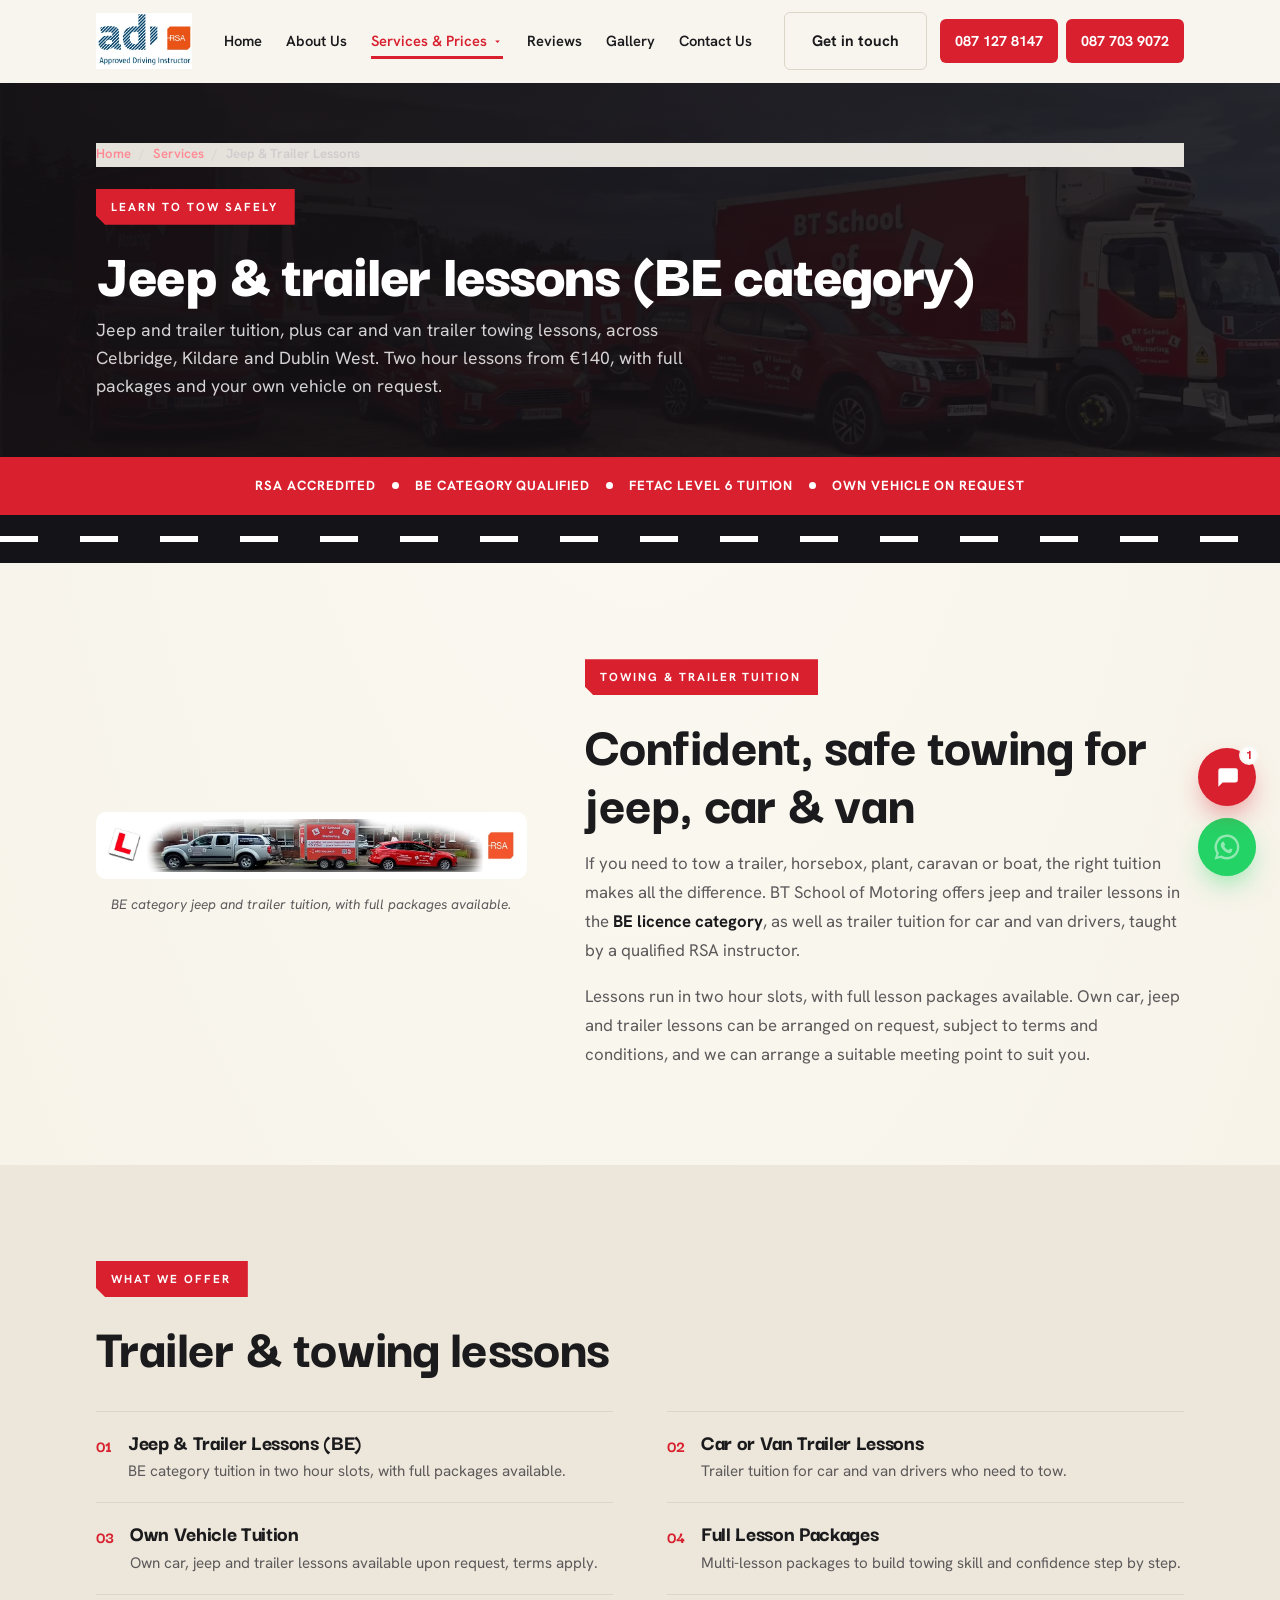
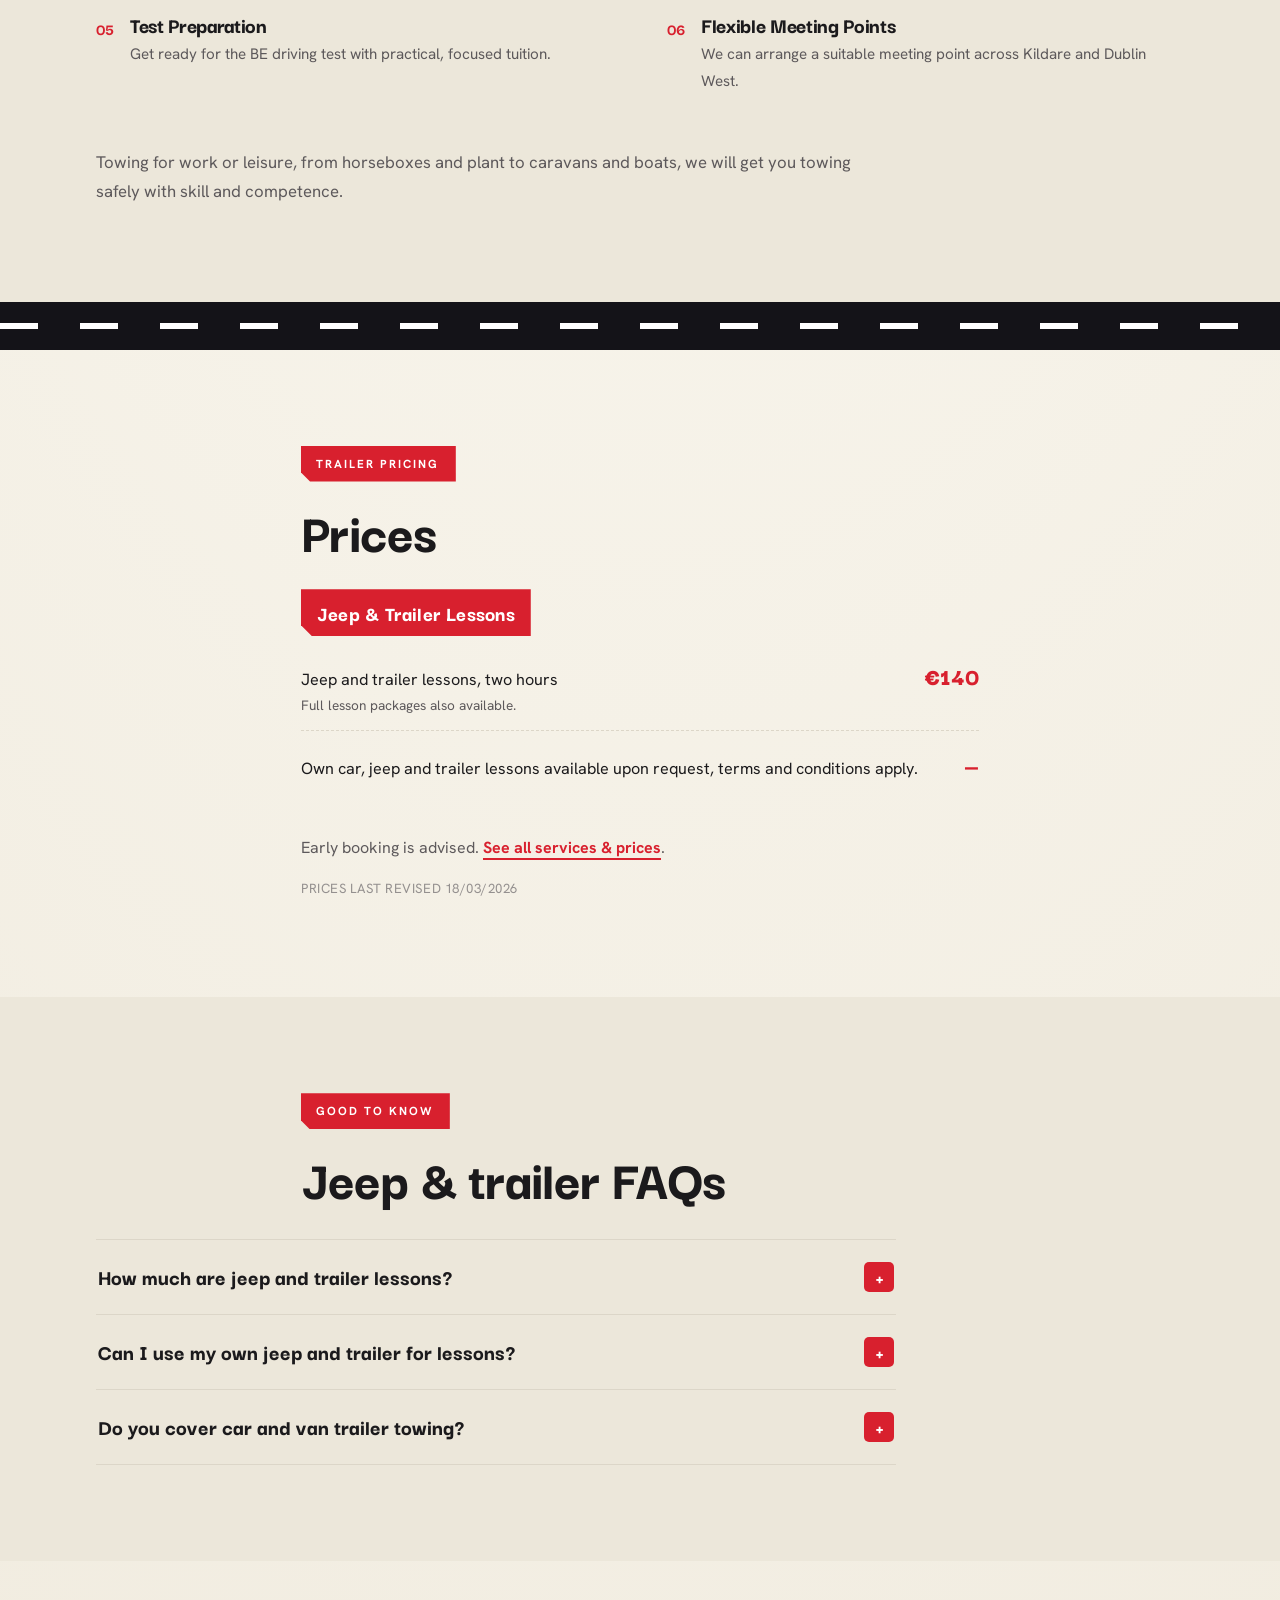
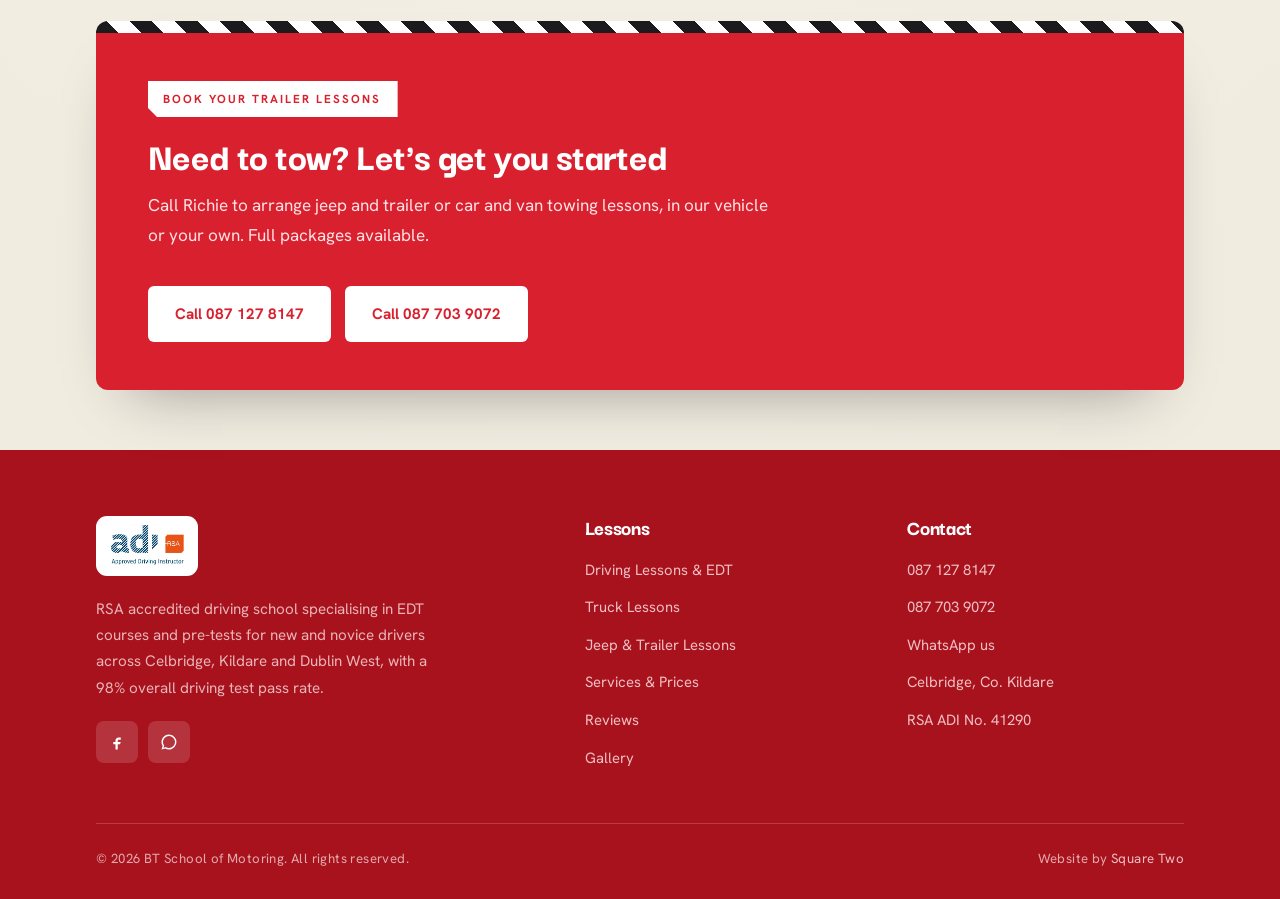
<file: jeep-and-trailer-lessons.html>
<!DOCTYPE html>
<html lang="en">
<head>
<meta charset="UTF-8">
<meta name="viewport" content="width=device-width, initial-scale=1.0">
<title>Jeep & Trailer Lessons (BE Category) | Towing & Trailer Tuition in Kildare | BT School of Motoring</title>
<meta name="description" content="Jeep and trailer lessons (BE category) plus car and van trailer towing tuition in Celbridge, Kildare and Dublin West. Two hour lessons from €140, full packages available, own vehicle on request. Learn to tow safely with BT School of Motoring.">
<meta name="keywords" content="jeep and trailer lessons, BE category lessons, trailer lessons Kildare, towing lessons Dublin, car and van trailer lessons, trailer driving test, learn to tow Celbridge, BE licence tuition">
<meta name="robots" content="index, follow">
<link rel="canonical" href="https://www.btschoolofmotoring.com/jeep-and-trailer-lessons.html">
<meta name="google-site-verification" content="hO6njH7uUYF0TGmPv_XgDsYAmhKz7Wn5IpHq2ItM0Dk">

<!-- Open Graph -->
<meta property="og:title" content="Jeep & Trailer Lessons (BE Category) | BT School of Motoring">
<meta property="og:description" content="Jeep and trailer plus car and van trailer towing tuition in Kildare and Dublin West. Two hour lessons from €140.">
<meta property="og:url" content="https://www.btschoolofmotoring.com/jeep-and-trailer-lessons.html">
<meta property="og:type" content="website">
<meta property="og:site_name" content="BT School of Motoring">
<meta property="og:image" content="/images/site/jeep-trailer-about.webp">

<!-- Twitter Card -->
<meta name="twitter:card" content="summary">
<meta name="twitter:title" content="Jeep & Trailer Lessons (BE Category) | BT School of Motoring">
<meta name="twitter:description" content="Jeep, trailer and car/van towing tuition in Kildare and Dublin West. From €140 for two hours.">

<link rel="preconnect" href="https://fonts.googleapis.com">
<link rel="preconnect" href="https://fonts.gstatic.com" crossorigin>
<link href="https://fonts.googleapis.com/css2?family=Darker+Grotesque:wght@500;600;700;800;900&family=Hanken+Grotesk:wght@400;500;600;700&display=swap" rel="stylesheet">
<link rel="stylesheet" href="/style.css?v=2">

<!-- Service Schema -->
<script type="application/ld+json">
{
  "@context": "https://schema.org",
  "@type": "Service",
  "serviceType": "Jeep and trailer (BE category) towing lessons",
  "provider": {
    "@type": "DrivingSchool",
    "name": "BT School of Motoring",
    "url": "https://www.btschoolofmotoring.com/",
    "telephone": "+353871278147",
    "address": {
      "@type": "PostalAddress",
      "streetAddress": "4 Calender Mill, Simmonstown",
      "addressLocality": "Celbridge",
      "addressRegion": "Co. Kildare",
      "postalCode": "W23 X402",
      "addressCountry": "IE"
    }
  },
  "areaServed": ["Celbridge", "Clane", "Leixlip", "Lucan", "Maynooth", "Dublin West", "Kildare"],
  "offers": [
    {"@type":"Offer","priceCurrency":"EUR","price":"140","itemOffered":{"@type":"Service","name":"Jeep and trailer lessons, two hours"}}
  ]
}
</script>

<!-- FAQ Schema -->
<script type="application/ld+json">
{
  "@context": "https://schema.org",
  "@type": "FAQPage",
  "mainEntity": [
    {"@type":"Question","name":"How much are jeep and trailer lessons?","acceptedAnswer":{"@type":"Answer","text":"Jeep and trailer lessons (BE category) are 140 euro for two hours. Full lesson packages are also available, and own car, jeep and trailer lessons can be arranged on request, terms and conditions apply."}},
    {"@type":"Question","name":"Can I use my own jeep and trailer for lessons?","acceptedAnswer":{"@type":"Answer","text":"Yes. Own car, jeep and trailer lessons are available upon request, subject to terms and conditions. Get in touch to arrange a suitable vehicle and meeting point."}},
    {"@type":"Question","name":"Do you cover car and van trailer towing?","acceptedAnswer":{"@type":"Answer","text":"Yes. We provide trailer tuition for car and van drivers who need to tow, as well as jeep and trailer lessons in the BE licence category."}}
  ]
}
</script>

<!-- Breadcrumb Schema -->
<script type="application/ld+json">
{
  "@context": "https://schema.org",
  "@type": "BreadcrumbList",
  "itemListElement": [
    {"@type":"ListItem","position":1,"name":"Home","item":"https://www.btschoolofmotoring.com/"},
    {"@type":"ListItem","position":2,"name":"Services & Prices","item":"https://www.btschoolofmotoring.com/bt-driving_school.html"},
    {"@type":"ListItem","position":3,"name":"Jeep & Trailer Lessons","item":"https://www.btschoolofmotoring.com/jeep-and-trailer-lessons.html"}
  ]
}
</script>
</head>
<body>

<!-- ===== NAV ===== -->
<nav id="nav">
  <div class="wrap nav-in">
    <a href="/" class="brand">
      <img src="/images/site/rsa-large.webp" alt="BT School of Motoring">
    </a>
    <div class="nav-links">
      <a href="/">Home</a>
      <a href="/bt_driving-school.html">About Us</a>
      <div class="nav-drop">
        <a href="/bt-driving_school.html" class="nav-drop-t active">Services &amp; Prices
          <svg class="caret" width="11" height="11" viewBox="0 0 24 24" fill="currentColor"><path d="M7 10l5 5 5-5z"/></svg>
        </a>
        <div class="nav-drop-menu">
          <a href="/bt-driving_school.html" class="lead-link">All Services &amp; Prices</a>
          <a href="/car-driving-lessons.html">Driving Lessons &amp; EDT</a>
          <a href="/truck-driving-lessons.html">Truck Driving Lessons</a>
          <a href="/jeep-and-trailer-lessons.html">Jeep &amp; Trailer Lessons</a>
        </div>
      </div>
      <a href="/reviews.html">Reviews</a>
      <a href="/gallery.html">Gallery</a>
      <a href="/bt_driving_school.html">Contact Us</a>
    </div>
    <div class="nav-cta">
      <a href="/bt_driving_school.html" class="btn btn-out-d">Get in touch</a>
      <span class="nav-call">
        <a href="tel:+353871278147" class="btn btn-red nav-pill">087 127 8147</a>
        <a href="tel:+353877039072" class="btn btn-red nav-pill">087 703 9072</a>
      </span>
    </div>
    <button class="burger" id="burger" aria-label="Menu"><span></span><span></span><span></span></button>
  </div>
</nav>
<div class="mobile-menu" id="mobileMenu">
  <a href="/">Home</a>
  <a href="/bt_driving-school.html">About Us</a>
  <a href="/bt-driving_school.html">Services &amp; Prices</a>
  <a href="/car-driving-lessons.html">Driving Lessons &amp; EDT</a>
  <a href="/truck-driving-lessons.html">Truck Lessons</a>
  <a href="/jeep-and-trailer-lessons.html">Jeep &amp; Trailer Lessons</a>
  <a href="/reviews.html">Reviews</a>
  <a href="/gallery.html">Gallery</a>
  <a href="/bt_driving_school.html">Contact Us</a>
  <a href="tel:+353871278147" class="btn btn-red">Call 087 127 8147</a>
  <a href="tel:+353877039072" class="btn btn-red" style="margin-top:8px">Call 087 703 9072</a>
</div>

<!-- ===== PAGE HERO ===== -->
<section class="page-hero">
  <div class="hero-bg" style="background-image:url('/images/site/fleet-hero.webp')"></div>
  <div class="wrap">
    <nav class="crumb" aria-label="Breadcrumb">
      <a href="/">Home</a><span>/</span><a href="/bt-driving_school.html">Services</a><span>/</span>Jeep &amp; Trailer Lessons
    </nav>
    <span class="eyebrow">Learn to Tow Safely</span>
    <h1>Jeep &amp; trailer lessons (BE category)</h1>
    <p>Jeep and trailer tuition, plus car and van trailer towing lessons, across Celbridge, Kildare and Dublin West. Two hour lessons from &euro;140, with full packages and your own vehicle on request.</p>
  </div>
</section>

<!-- ===== CREDENTIALS BAND ===== -->
<div class="creds">
  <span>RSA Accredited</span><span class="sep"></span>
  <span>BE Category Qualified</span><span class="sep"></span>
  <span>Fetac Level 6 Tuition</span><span class="sep"></span>
  <span>Own Vehicle on Request</span>
</div>
<div class="lane"><span class="car"></span></div>

<!-- ===== INTRO ===== -->
<section class="sec">
  <div class="wrap about-grid">
    <div class="about-photo-wrap" data-reveal>
      <img class="about-photo" src="/images/site/jeep-trailer-about.webp" alt="Jeep and trailer tuition with BT School of Motoring">
      <span class="about-cap">BE category jeep and trailer tuition, with full packages available.</span>
    </div>
    <div data-reveal>
      <span class="eyebrow">Towing &amp; Trailer Tuition</span>
      <h2 class="head">Confident, safe towing for jeep, car &amp; van</h2>
      <div class="prose">
        <p>If you need to tow a trailer, horsebox, plant, caravan or boat, the right tuition makes all the difference. BT School of Motoring offers jeep and trailer lessons in the <strong>BE licence category</strong>, as well as trailer tuition for car and van drivers, taught by a qualified RSA instructor.</p>
        <p>Lessons run in two hour slots, with full lesson packages available. Own car, jeep and trailer lessons can be arranged on request, subject to terms and conditions, and we can arrange a suitable meeting point to suit you.</p>
      </div>
    </div>
  </div>
</section>

<!-- ===== WHAT'S COVERED ===== -->
<section class="sec light-2">
  <div class="wrap">
    <div class="measure" data-reveal>
      <span class="eyebrow">What We Offer</span>
      <h2 class="head">Trailer &amp; towing lessons</h2>
    </div>
    <div class="svc-list" data-reveal>
      <div class="svc-row"><span class="ix">01</span><div><h3>Jeep &amp; Trailer Lessons (BE)</h3><p>BE category tuition in two hour slots, with full packages available.</p></div></div>
      <div class="svc-row"><span class="ix">02</span><div><h3>Car or Van Trailer Lessons</h3><p>Trailer tuition for car and van drivers who need to tow.</p></div></div>
      <div class="svc-row"><span class="ix">03</span><div><h3>Own Vehicle Tuition</h3><p>Own car, jeep and trailer lessons available upon request, terms apply.</p></div></div>
      <div class="svc-row"><span class="ix">04</span><div><h3>Full Lesson Packages</h3><p>Multi-lesson packages to build towing skill and confidence step by step.</p></div></div>
      <div class="svc-row"><span class="ix">05</span><div><h3>Test Preparation</h3><p>Get ready for the BE driving test with practical, focused tuition.</p></div></div>
      <div class="svc-row"><span class="ix">06</span><div><h3>Flexible Meeting Points</h3><p>We can arrange a suitable meeting point across Kildare and Dublin West.</p></div></div>
    </div>
    <p class="svc-after" data-reveal>Towing for work or leisure, from horseboxes and plant to caravans and boats, we will get you towing safely with skill and competence.</p>
  </div>
</section>

<div class="lane"><span class="car"></span></div>

<!-- ===== PRICES ===== -->
<section class="sec" id="prices">
  <div class="wrap measure" data-reveal>
    <span class="eyebrow">Trailer Pricing</span>
    <h2 class="head">Prices</h2>
    <div class="price-block">
      <span class="price-tag">Jeep &amp; Trailer Lessons</span>
      <div class="price-line"><span>Jeep and trailer lessons, two hours<small>Full lesson packages also available.</small></span><b>&euro;140</b></div>
      <div class="price-line"><span>Own car, jeep and trailer lessons available upon request, terms and conditions apply.</span><b>&mdash;</b></div>
    </div>
    <p class="price-foot">Early booking is advised. <a href="/bt-driving_school.html" style="color:var(--red);font-weight:700;border-bottom:2px solid var(--red)">See all services &amp; prices</a>.</p>
    <p class="price-revised">Prices last revised 18/03/2026</p>
  </div>
</section>

<!-- ===== FAQ ===== -->
<section class="sec light-2" id="faq">
  <div class="wrap measure" data-reveal>
    <span class="eyebrow">Good to Know</span>
    <h2 class="head">Jeep &amp; trailer FAQs</h2>
  </div>
  <div class="wrap">
    <div class="faq-list">
      <div class="faq-item" data-reveal>
        <button class="faq-q">How much are jeep and trailer lessons?<span class="plus">+</span></button>
        <div class="faq-a"><p>Jeep and trailer lessons (BE category) are &euro;140 for two hours. Full lesson packages are also available, and own car, jeep and trailer lessons can be arranged on request, terms and conditions apply.</p></div>
      </div>
      <div class="faq-item" data-reveal>
        <button class="faq-q">Can I use my own jeep and trailer for lessons?<span class="plus">+</span></button>
        <div class="faq-a"><p>Yes. Own car, jeep and trailer lessons are available upon request, subject to terms and conditions. Get in touch to arrange a suitable vehicle and meeting point.</p></div>
      </div>
      <div class="faq-item" data-reveal>
        <button class="faq-q">Do you cover car and van trailer towing?<span class="plus">+</span></button>
        <div class="faq-a"><p>Yes. We provide trailer tuition for car and van drivers who need to tow, as well as jeep and trailer lessons in the BE licence category.</p></div>
      </div>
    </div>
  </div>
</section>

<!-- ===== CTA BAND ===== -->
<section class="sec-sm">
  <div class="wrap">
    <div class="callout" data-reveal>
      <div class="hazard"></div>
      <div class="callout-body">
        <span class="eyebrow">Book Your Trailer Lessons</span>
        <h2>Need to tow? Let's get you started</h2>
        <p>Call Richie to arrange jeep and trailer or car and van towing lessons, in our vehicle or your own. Full packages available.</p>
        <a href="tel:+353871278147" class="btn btn-white">Call 087 127 8147</a>
        <a href="tel:+353877039072" class="btn btn-white" style="margin-left:10px">Call 087 703 9072</a>
      </div>
    </div>
  </div>
</section>

<!-- ===== FOOTER ===== -->
<footer>
  <div class="wrap">
    <div class="foot-grid">
      <div>
        <div class="foot-brand">
          <img src="/images/site/rsa-large.webp" alt="BT School of Motoring">
        </div>
        <p class="foot-about">RSA accredited driving school specialising in EDT courses and pre-tests for new and novice drivers across Celbridge, Kildare and Dublin West, with a 98% overall driving test pass rate.</p>
        <div class="socials">
          <a href="https://www.facebook.com/search/top?q=bt%20school%20of%20motoring" target="_blank" rel="noopener" aria-label="Facebook">
            <svg width="18" height="18" viewBox="0 0 24 24" fill="currentColor"><path d="M14 9h3V6h-3c-2.2 0-4 1.8-4 4v2H7v3h3v7h3v-7h3l1-3h-4v-2c0-.6.4-1 1-1z"/></svg>
          </a>
          <a href="https://wa.me/353871278147" target="_blank" rel="noopener" aria-label="WhatsApp">
            <svg width="18" height="18" viewBox="0 0 24 24" fill="currentColor"><path d="M12 2a10 10 0 00-8.5 15.2L2 22l4.9-1.3A10 10 0 1012 2zm0 18a8 8 0 01-4.1-1.1l-.3-.2-2.9.8.8-2.8-.2-.3A8 8 0 1112 20z"/></svg>
          </a>
        </div>
      </div>
      <div class="foot-col">
        <h4>Lessons</h4>
        <a href="/car-driving-lessons.html">Driving Lessons &amp; EDT</a>
        <a href="/truck-driving-lessons.html">Truck Lessons</a>
        <a href="/jeep-and-trailer-lessons.html">Jeep &amp; Trailer Lessons</a>
        <a href="/bt-driving_school.html">Services &amp; Prices</a>
        <a href="/reviews.html">Reviews</a>
        <a href="/gallery.html">Gallery</a>
      </div>
      <div class="foot-col">
        <h4>Contact</h4>
        <a href="tel:+353871278147">087 127 8147</a>
        <a href="tel:+353877039072">087 703 9072</a>
        <a href="https://wa.me/353871278147" target="_blank" rel="noopener">WhatsApp us</a>
        <span>Celbridge, Co. Kildare</span>
        <span>RSA ADI No. 41290</span>
      </div>
    </div>
    <div class="foot-bottom">
      <span>&copy; <span id="year"></span> BT School of Motoring. All rights reserved.</span>
      <span>Website by <a href="https://squaretwo.ie" target="_blank" rel="noopener">Square Two</a></span>
    </div>
  </div>
</footer>

<!-- ===== WHATSAPP FLOAT ===== -->
<a href="https://wa.me/353871278147?text=Hi%20BT%20School%20of%20Motoring%2C%20I%27d%20like%20to%20enquire%20about%20jeep%20and%20trailer%20lessons." target="_blank" rel="noopener" class="whatsapp-float" aria-label="Chat on WhatsApp">
  <span class="wa-tooltip">WhatsApp us</span>
  <svg viewBox="0 0 24 24" fill="#fff"><path d="M12 2a10 10 0 00-8.5 15.2L2 22l4.9-1.3A10 10 0 1012 2zm0 18a8 8 0 01-4.1-1.1l-.3-.2-2.9.8.8-2.8-.2-.3A8 8 0 1112 20zm4.4-6c-.2-.1-1.4-.7-1.6-.8s-.4-.1-.5.1-.6.8-.8 1-.3.2-.5.1a6.5 6.5 0 01-3.2-2.8c-.2-.4.2-.4.6-1.2.1-.2 0-.3 0-.5l-.7-1.7c-.2-.5-.4-.4-.5-.4h-.5a1 1 0 00-.7.3c-.3.3-1 1-1 2.3s1 2.7 1.1 2.8a9.2 9.2 0 003.6 3.2c1.3.6 1.8.6 2.5.5.4 0 1.3-.6 1.5-1.1s.2-1 .1-1.1z"/></svg>
</a>

<!-- ===== CHATBOT ===== -->
<div class="chat-btn" id="chatBtn" aria-label="Open chat">
  <span class="badge">1</span>
  <svg width="26" height="26" viewBox="0 0 24 24" fill="currentColor"><path d="M4 4h16a2 2 0 012 2v9a2 2 0 01-2 2H8l-4 4V6a2 2 0 012-2z"/></svg>
</div>
<div class="chat-win" id="chatWin">
  <div class="chat-head">
    <span class="av">BT</span>
    <div>
      <b>BT School of Motoring</b>
      <div class="stat">Typically replies fast</div>
    </div>
    <button class="chat-close" id="chatClose" aria-label="Close chat">&times;</button>
  </div>
  <div class="chat-body" id="chatBody"></div>
  <div class="chips" id="chatChips"></div>
  <div class="chat-foot">
    <input type="text" id="chatInput" placeholder="Type your question...">
    <button id="chatSend" aria-label="Send">&#10148;</button>
  </div>
  <a href="https://wa.me/353871278147?text=Hi%20BT%20School%20of%20Motoring%2C%20I%27d%20like%20to%20enquire%20about%20jeep%20and%20trailer%20lessons." target="_blank" rel="noopener" class="chat-wa">
    <svg width="18" height="18" viewBox="0 0 24 24" fill="#fff"><path d="M12 2a10 10 0 00-8.5 15.2L2 22l4.9-1.3A10 10 0 1012 2z"/></svg>
    Continue on WhatsApp
  </a>
</div>

<script src="/script.js?v=2"></script>
</body>
</html>
</file>
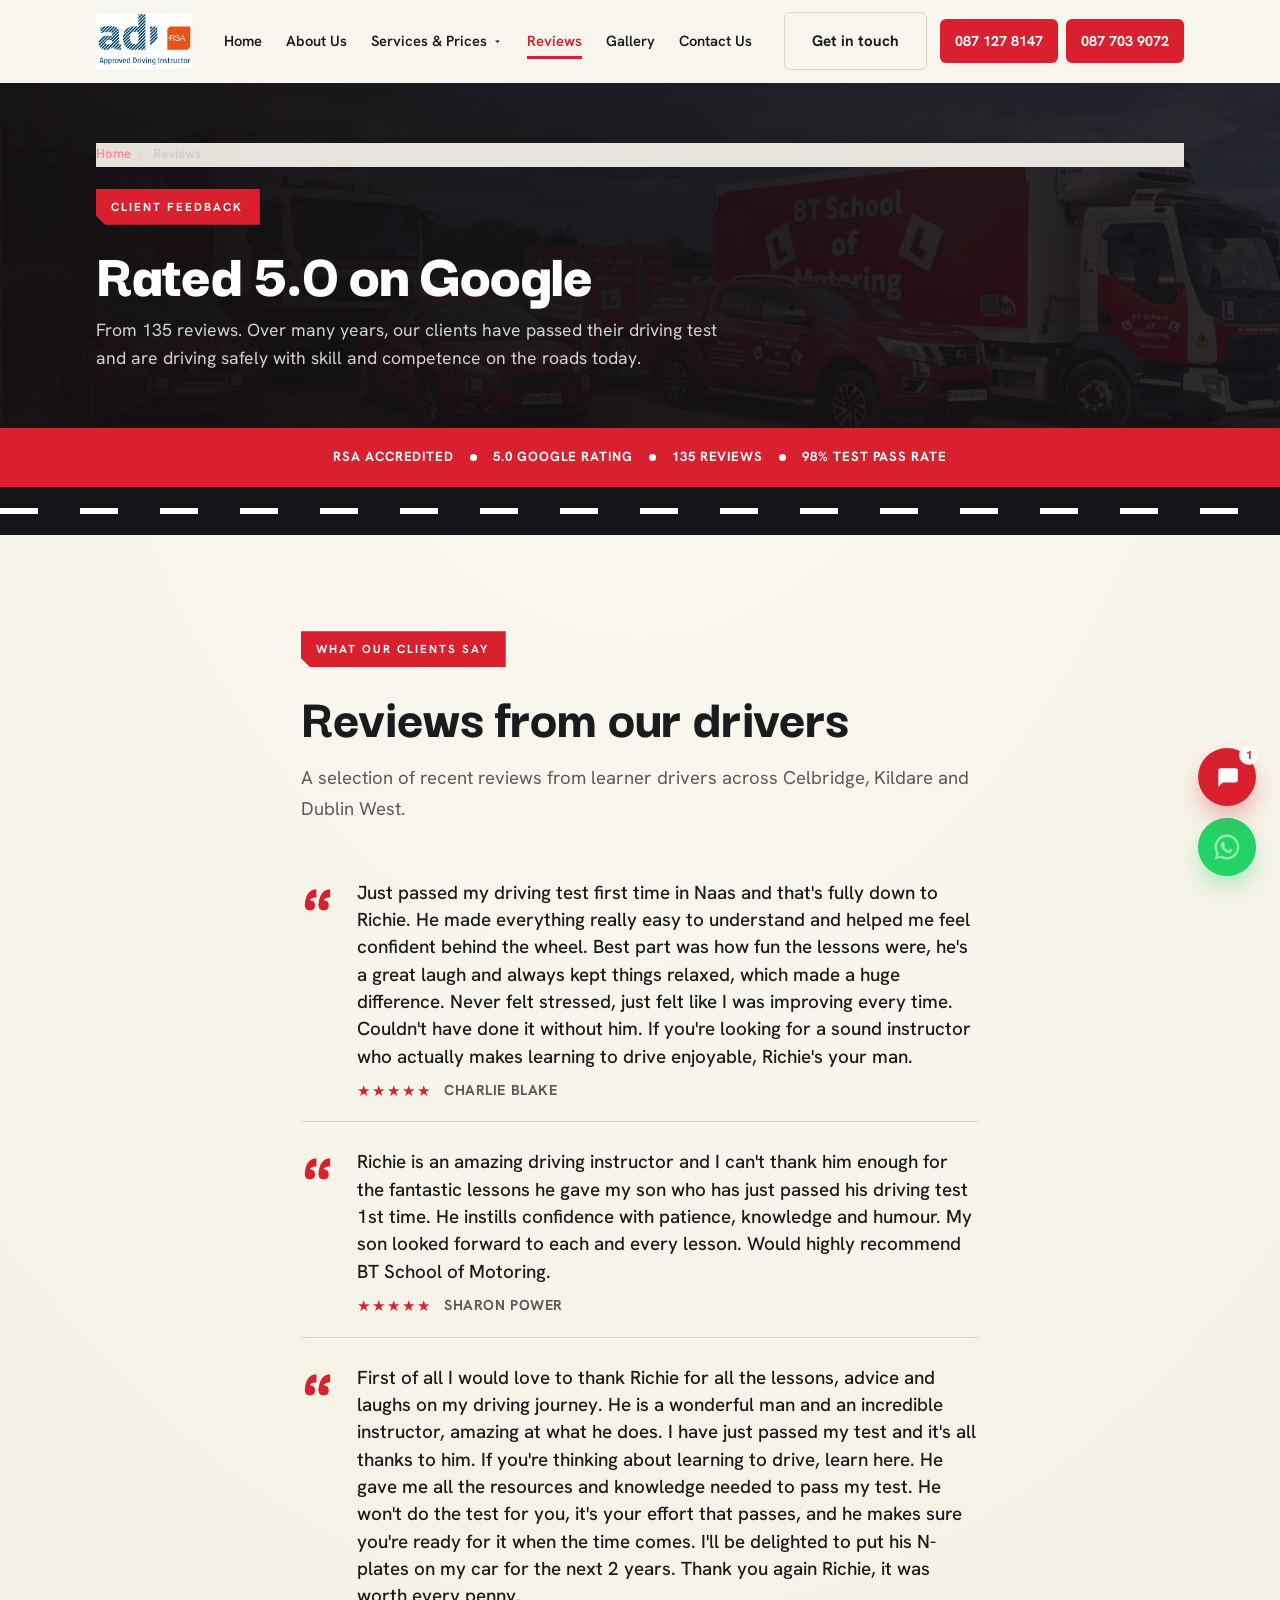
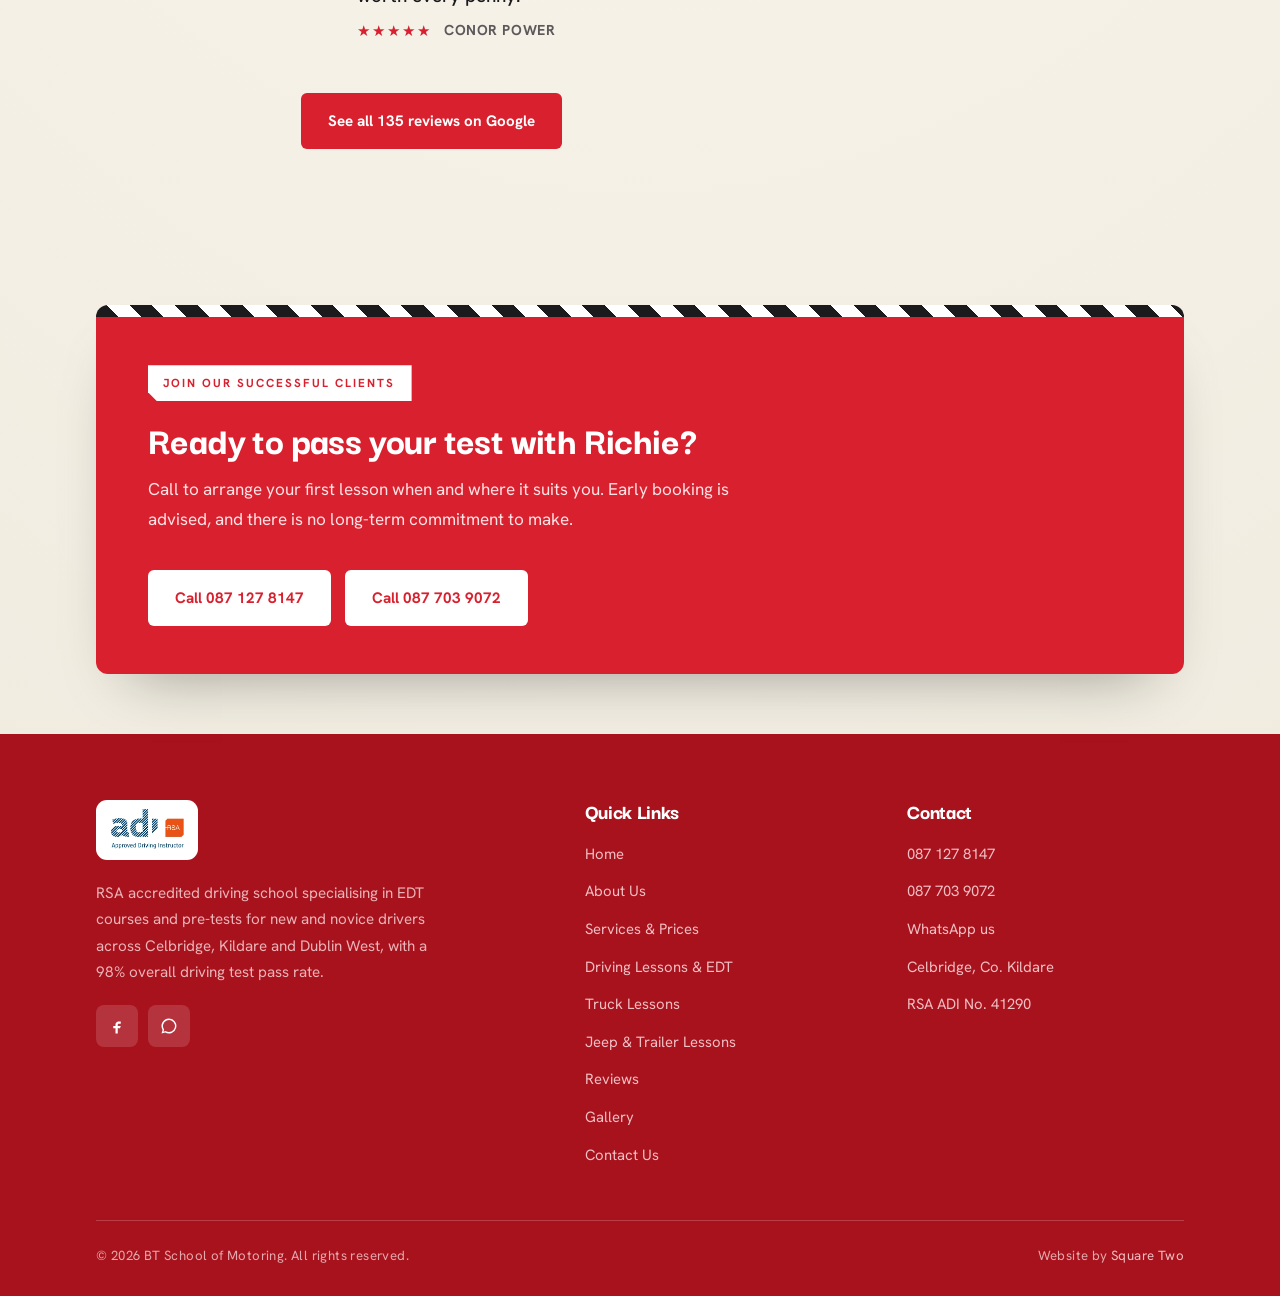
<file: reviews.html>
<!DOCTYPE html>
<html lang="en">
<head>
<meta charset="UTF-8">
<meta name="viewport" content="width=device-width, initial-scale=1.0">
<title>Reviews | Rated 5.0 on Google | BT School of Motoring, Celbridge</title>
<meta name="description" content="Read reviews for BT School of Motoring. Rated 5.0 from 135 reviews on Google. See what learner drivers across Celbridge, Kildare and Dublin West say about lessons with Richie Brophy.">
<meta name="keywords" content="BT School of Motoring reviews, driving instructor reviews Celbridge, driving lessons reviews Kildare, Richie Brophy reviews, best driving instructor Kildare">
<meta name="robots" content="index, follow">
<link rel="canonical" href="https://www.btschoolofmotoring.com/reviews.html">
<meta name="google-site-verification" content="hO6njH7uUYF0TGmPv_XgDsYAmhKz7Wn5IpHq2ItM0Dk">

<!-- Open Graph -->
<meta property="og:title" content="Reviews | BT School of Motoring">
<meta property="og:description" content="Rated 5.0 from 135 reviews on Google. See what our learner drivers say about lessons with Richie Brophy.">
<meta property="og:url" content="https://www.btschoolofmotoring.com/reviews.html">
<meta property="og:type" content="website">
<meta property="og:site_name" content="BT School of Motoring">
<meta property="og:image" content="/images/site/rsa-large.webp">

<!-- Twitter Card -->
<meta name="twitter:card" content="summary">
<meta name="twitter:title" content="Reviews | BT School of Motoring">
<meta name="twitter:description" content="Rated 5.0 from 135 reviews on Google.">

<link rel="preconnect" href="https://fonts.googleapis.com">
<link rel="preconnect" href="https://fonts.gstatic.com" crossorigin>
<link href="https://fonts.googleapis.com/css2?family=Darker+Grotesque:wght@500;600;700;800;900&family=Hanken+Grotesk:wght@400;500;600;700&display=swap" rel="stylesheet">
<link rel="stylesheet" href="/style.css?v=2">

<!-- Reviews Schema -->
<script type="application/ld+json">
{
  "@context": "https://schema.org",
  "@type": "DrivingSchool",
  "name": "BT School of Motoring",
  "url": "https://www.btschoolofmotoring.com/",
  "telephone": "+353871278147",
  "address": {
    "@type": "PostalAddress",
    "streetAddress": "4 Calender Mill, Simmonstown",
    "addressLocality": "Celbridge",
    "addressRegion": "Co. Kildare",
    "postalCode": "W23 X402",
    "addressCountry": "IE"
  },
  "aggregateRating": {
    "@type": "AggregateRating",
    "ratingValue": "5.0",
    "reviewCount": "135"
  },
  "review": [
    {"@type":"Review","author":{"@type":"Person","name":"Charlie Blake"},"reviewRating":{"@type":"Rating","ratingValue":"5","bestRating":"5"},"reviewBody":"Just passed my driving test first time in Naas and that's fully down to Richie. He made everything really easy to understand and helped me feel confident behind the wheel. If you're looking for a sound instructor who actually makes learning to drive enjoyable, Richie's your man."},
    {"@type":"Review","author":{"@type":"Person","name":"Sharon Power"},"reviewRating":{"@type":"Rating","ratingValue":"5","bestRating":"5"},"reviewBody":"Richie is an amazing driving instructor and I can't thank him enough for the fantastic lessons he gave my son who has just passed his driving test 1st time. He instills confidence with patience, knowledge and humour. Would highly recommend BT School of Motoring."},
    {"@type":"Review","author":{"@type":"Person","name":"Conor Power"},"reviewRating":{"@type":"Rating","ratingValue":"5","bestRating":"5"},"reviewBody":"Thank you Richie for all the lessons, advice and laughs on my driving journey. He is a wonderful man and an incredible instructor. I have just passed my test and it's all thanks to him. He gives you all the resources and knowledge needed to pass. Worth every penny."}
  ]
}
</script>

<!-- Breadcrumb Schema -->
<script type="application/ld+json">
{
  "@context": "https://schema.org",
  "@type": "BreadcrumbList",
  "itemListElement": [
    {"@type":"ListItem","position":1,"name":"Home","item":"https://www.btschoolofmotoring.com/"},
    {"@type":"ListItem","position":2,"name":"Reviews","item":"https://www.btschoolofmotoring.com/reviews.html"}
  ]
}
</script>
</head>
<body>

<!-- ===== NAV ===== -->
<nav id="nav">
  <div class="wrap nav-in">
    <a href="/" class="brand">
      <img src="/images/site/rsa-large.webp" alt="BT School of Motoring">
    </a>
    <div class="nav-links">
      <a href="/">Home</a>
      <a href="/bt_driving-school.html">About Us</a>
      <div class="nav-drop">
        <a href="/bt-driving_school.html" class="nav-drop-t">Services &amp; Prices
          <svg class="caret" width="11" height="11" viewBox="0 0 24 24" fill="currentColor"><path d="M7 10l5 5 5-5z"/></svg>
        </a>
        <div class="nav-drop-menu">
          <a href="/bt-driving_school.html" class="lead-link">All Services &amp; Prices</a>
          <a href="/car-driving-lessons.html">Driving Lessons &amp; EDT</a>
          <a href="/truck-driving-lessons.html">Truck Driving Lessons</a>
          <a href="/jeep-and-trailer-lessons.html">Jeep &amp; Trailer Lessons</a>
        </div>
      </div>
      <a href="/reviews.html" class="active">Reviews</a>
      <a href="/gallery.html">Gallery</a>
      <a href="/bt_driving_school.html">Contact Us</a>
    </div>
    <div class="nav-cta">
      <a href="/bt_driving_school.html" class="btn btn-out-d">Get in touch</a>
      <span class="nav-call">
        <a href="tel:+353871278147" class="btn btn-red nav-pill">087 127 8147</a>
        <a href="tel:+353877039072" class="btn btn-red nav-pill">087 703 9072</a>
      </span>
    </div>
    <button class="burger" id="burger" aria-label="Menu"><span></span><span></span><span></span></button>
  </div>
</nav>
<div class="mobile-menu" id="mobileMenu">
  <a href="/">Home</a>
  <a href="/bt_driving-school.html">About Us</a>
  <a href="/bt-driving_school.html">Services &amp; Prices</a>
  <a href="/car-driving-lessons.html">Driving Lessons &amp; EDT</a>
  <a href="/truck-driving-lessons.html">Truck Lessons</a>
  <a href="/jeep-and-trailer-lessons.html">Jeep &amp; Trailer Lessons</a>
  <a href="/reviews.html">Reviews</a>
  <a href="/gallery.html">Gallery</a>
  <a href="/bt_driving_school.html">Contact Us</a>
  <a href="tel:+353871278147" class="btn btn-red">Call 087 127 8147</a>
  <a href="tel:+353877039072" class="btn btn-red" style="margin-top:8px">Call 087 703 9072</a>
</div>

<!-- ===== PAGE HERO ===== -->
<section class="page-hero">
  <div class="hero-bg" style="background-image:url('/images/site/fleet-hero.webp')"></div>
  <div class="wrap">
    <nav class="crumb" aria-label="Breadcrumb">
      <a href="/">Home</a><span>/</span>Reviews
    </nav>
    <span class="eyebrow">Client Feedback</span>
    <h1>Rated 5.0 on Google</h1>
    <p>From 135 reviews. Over many years, our clients have passed their driving test and are driving safely with skill and competence on the roads today.</p>
  </div>
</section>

<!-- ===== CREDENTIALS BAND ===== -->
<div class="creds">
  <span>RSA Accredited</span><span class="sep"></span>
  <span>5.0 Google Rating</span><span class="sep"></span>
  <span>135 Reviews</span><span class="sep"></span>
  <span>98% Test Pass Rate</span>
</div>
<div class="lane"><span class="car"></span></div>

<!-- ===== REVIEWS ===== -->
<section class="sec">
  <div class="wrap measure">
    <div data-reveal>
      <span class="eyebrow">What Our Clients Say</span>
      <h2 class="head">Reviews from our drivers</h2>
      <p class="lede">A selection of recent reviews from learner drivers across Celbridge, Kildare and Dublin West.</p>
    </div>
    <div class="quotes" data-reveal>
      <blockquote class="quote">
        <p>Just passed my driving test first time in Naas and that's fully down to Richie. He made everything really easy to understand and helped me feel confident behind the wheel. Best part was how fun the lessons were, he's a great laugh and always kept things relaxed, which made a huge difference. Never felt stressed, just felt like I was improving every time. Couldn't have done it without him. If you're looking for a sound instructor who actually makes learning to drive enjoyable, Richie's your man.</p>
        <span class="meta"><span class="stars">&starf;&starf;&starf;&starf;&starf;</span><cite>Charlie Blake</cite></span>
      </blockquote>
      <blockquote class="quote">
        <p>Richie is an amazing driving instructor and I can't thank him enough for the fantastic lessons he gave my son who has just passed his driving test 1st time. He instills confidence with patience, knowledge and humour. My son looked forward to each and every lesson. Would highly recommend BT School of Motoring.</p>
        <span class="meta"><span class="stars">&starf;&starf;&starf;&starf;&starf;</span><cite>Sharon Power</cite></span>
      </blockquote>
      <blockquote class="quote">
        <p>First of all I would love to thank Richie for all the lessons, advice and laughs on my driving journey. He is a wonderful man and an incredible instructor, amazing at what he does. I have just passed my test and it's all thanks to him. If you're thinking about learning to drive, learn here. He gave me all the resources and knowledge needed to pass my test. He won't do the test for you, it's your effort that passes, and he makes sure you're ready for it when the time comes. I'll be delighted to put his N-plates on my car for the next 2 years. Thank you again Richie, it was worth every penny.</p>
        <span class="meta"><span class="stars">&starf;&starf;&starf;&starf;&starf;</span><cite>Conor Power</cite></span>
      </blockquote>
      <!-- TODO: add more Google reviews here in the same format -->
    </div>
    <p class="rev-more" data-reveal><a href="https://www.google.com/search?q=BT+School+of+Motoring+Celbridge+Reviews" target="_blank" rel="noopener" class="btn btn-red">See all 135 reviews on Google</a></p>
  </div>
</section>

<!-- ===== CTA BAND ===== -->
<section class="sec-sm">
  <div class="wrap">
    <div class="callout" data-reveal>
      <div class="hazard"></div>
      <div class="callout-body">
        <span class="eyebrow">Join Our Successful Clients</span>
        <h2>Ready to pass your test with Richie?</h2>
        <p>Call to arrange your first lesson when and where it suits you. Early booking is advised, and there is no long-term commitment to make.</p>
        <a href="tel:+353871278147" class="btn btn-white">Call 087 127 8147</a>
        <a href="tel:+353877039072" class="btn btn-white" style="margin-left:10px">Call 087 703 9072</a>
      </div>
    </div>
  </div>
</section>

<!-- ===== FOOTER ===== -->
<footer>
  <div class="wrap">
    <div class="foot-grid">
      <div>
        <div class="foot-brand">
          <img src="/images/site/rsa-large.webp" alt="BT School of Motoring">
        </div>
        <p class="foot-about">RSA accredited driving school specialising in EDT courses and pre-tests for new and novice drivers across Celbridge, Kildare and Dublin West, with a 98% overall driving test pass rate.</p>
        <div class="socials">
          <a href="https://www.facebook.com/search/top?q=bt%20school%20of%20motoring" target="_blank" rel="noopener" aria-label="Facebook">
            <svg width="18" height="18" viewBox="0 0 24 24" fill="currentColor"><path d="M14 9h3V6h-3c-2.2 0-4 1.8-4 4v2H7v3h3v7h3v-7h3l1-3h-4v-2c0-.6.4-1 1-1z"/></svg>
          </a>
          <a href="https://wa.me/353871278147" target="_blank" rel="noopener" aria-label="WhatsApp">
            <svg width="18" height="18" viewBox="0 0 24 24" fill="currentColor"><path d="M12 2a10 10 0 00-8.5 15.2L2 22l4.9-1.3A10 10 0 1012 2zm0 18a8 8 0 01-4.1-1.1l-.3-.2-2.9.8.8-2.8-.2-.3A8 8 0 1112 20z"/></svg>
          </a>
        </div>
      </div>
      <div class="foot-col">
        <h4>Quick Links</h4>
        <a href="/">Home</a>
        <a href="/bt_driving-school.html">About Us</a>
        <a href="/bt-driving_school.html">Services &amp; Prices</a>
        <a href="/car-driving-lessons.html">Driving Lessons &amp; EDT</a>
        <a href="/truck-driving-lessons.html">Truck Lessons</a>
        <a href="/jeep-and-trailer-lessons.html">Jeep &amp; Trailer Lessons</a>
        <a href="/reviews.html">Reviews</a>
        <a href="/gallery.html">Gallery</a>
        <a href="/bt_driving_school.html">Contact Us</a>
      </div>
      <div class="foot-col">
        <h4>Contact</h4>
        <a href="tel:+353871278147">087 127 8147</a>
        <a href="tel:+353877039072">087 703 9072</a>
        <a href="https://wa.me/353871278147" target="_blank" rel="noopener">WhatsApp us</a>
        <span>Celbridge, Co. Kildare</span>
        <span>RSA ADI No. 41290</span>
      </div>
    </div>
    <div class="foot-bottom">
      <span>&copy; <span id="year"></span> BT School of Motoring. All rights reserved.</span>
      <span>Website by <a href="https://squaretwo.ie" target="_blank" rel="noopener">Square Two</a></span>
    </div>
  </div>
</footer>

<!-- ===== WHATSAPP FLOAT ===== -->
<a href="https://wa.me/353871278147?text=Hi%20BT%20School%20of%20Motoring%2C%20I%20found%20you%20online%20and%20I%27d%20like%20to%20enquire%20about%20driving%20lessons." target="_blank" rel="noopener" class="whatsapp-float" aria-label="Chat on WhatsApp">
  <span class="wa-tooltip">WhatsApp us</span>
  <svg viewBox="0 0 24 24" fill="#fff"><path d="M12 2a10 10 0 00-8.5 15.2L2 22l4.9-1.3A10 10 0 1012 2zm0 18a8 8 0 01-4.1-1.1l-.3-.2-2.9.8.8-2.8-.2-.3A8 8 0 1112 20zm4.4-6c-.2-.1-1.4-.7-1.6-.8s-.4-.1-.5.1-.6.8-.8 1-.3.2-.5.1a6.5 6.5 0 01-3.2-2.8c-.2-.4.2-.4.6-1.2.1-.2 0-.3 0-.5l-.7-1.7c-.2-.5-.4-.4-.5-.4h-.5a1 1 0 00-.7.3c-.3.3-1 1-1 2.3s1 2.7 1.1 2.8a9.2 9.2 0 003.6 3.2c1.3.6 1.8.6 2.5.5.4 0 1.3-.6 1.5-1.1s.2-1 .1-1.1z"/></svg>
</a>

<!-- ===== CHATBOT ===== -->
<div class="chat-btn" id="chatBtn" aria-label="Open chat">
  <span class="badge">1</span>
  <svg width="26" height="26" viewBox="0 0 24 24" fill="currentColor"><path d="M4 4h16a2 2 0 012 2v9a2 2 0 01-2 2H8l-4 4V6a2 2 0 012-2z"/></svg>
</div>
<div class="chat-win" id="chatWin">
  <div class="chat-head">
    <span class="av">BT</span>
    <div>
      <b>BT School of Motoring</b>
      <div class="stat">Typically replies fast</div>
    </div>
    <button class="chat-close" id="chatClose" aria-label="Close chat">&times;</button>
  </div>
  <div class="chat-body" id="chatBody"></div>
  <div class="chips" id="chatChips"></div>
  <div class="chat-foot">
    <input type="text" id="chatInput" placeholder="Type your question...">
    <button id="chatSend" aria-label="Send">&#10148;</button>
  </div>
  <a href="https://wa.me/353871278147?text=Hi%20BT%20School%20of%20Motoring%2C%20I%27d%20like%20to%20enquire%20about%20driving%20lessons." target="_blank" rel="noopener" class="chat-wa">
    <svg width="18" height="18" viewBox="0 0 24 24" fill="#fff"><path d="M12 2a10 10 0 00-8.5 15.2L2 22l4.9-1.3A10 10 0 1012 2z"/></svg>
    Continue on WhatsApp
  </a>
</div>

<script src="/script.js?v=2"></script>
</body>
</html>
</file>
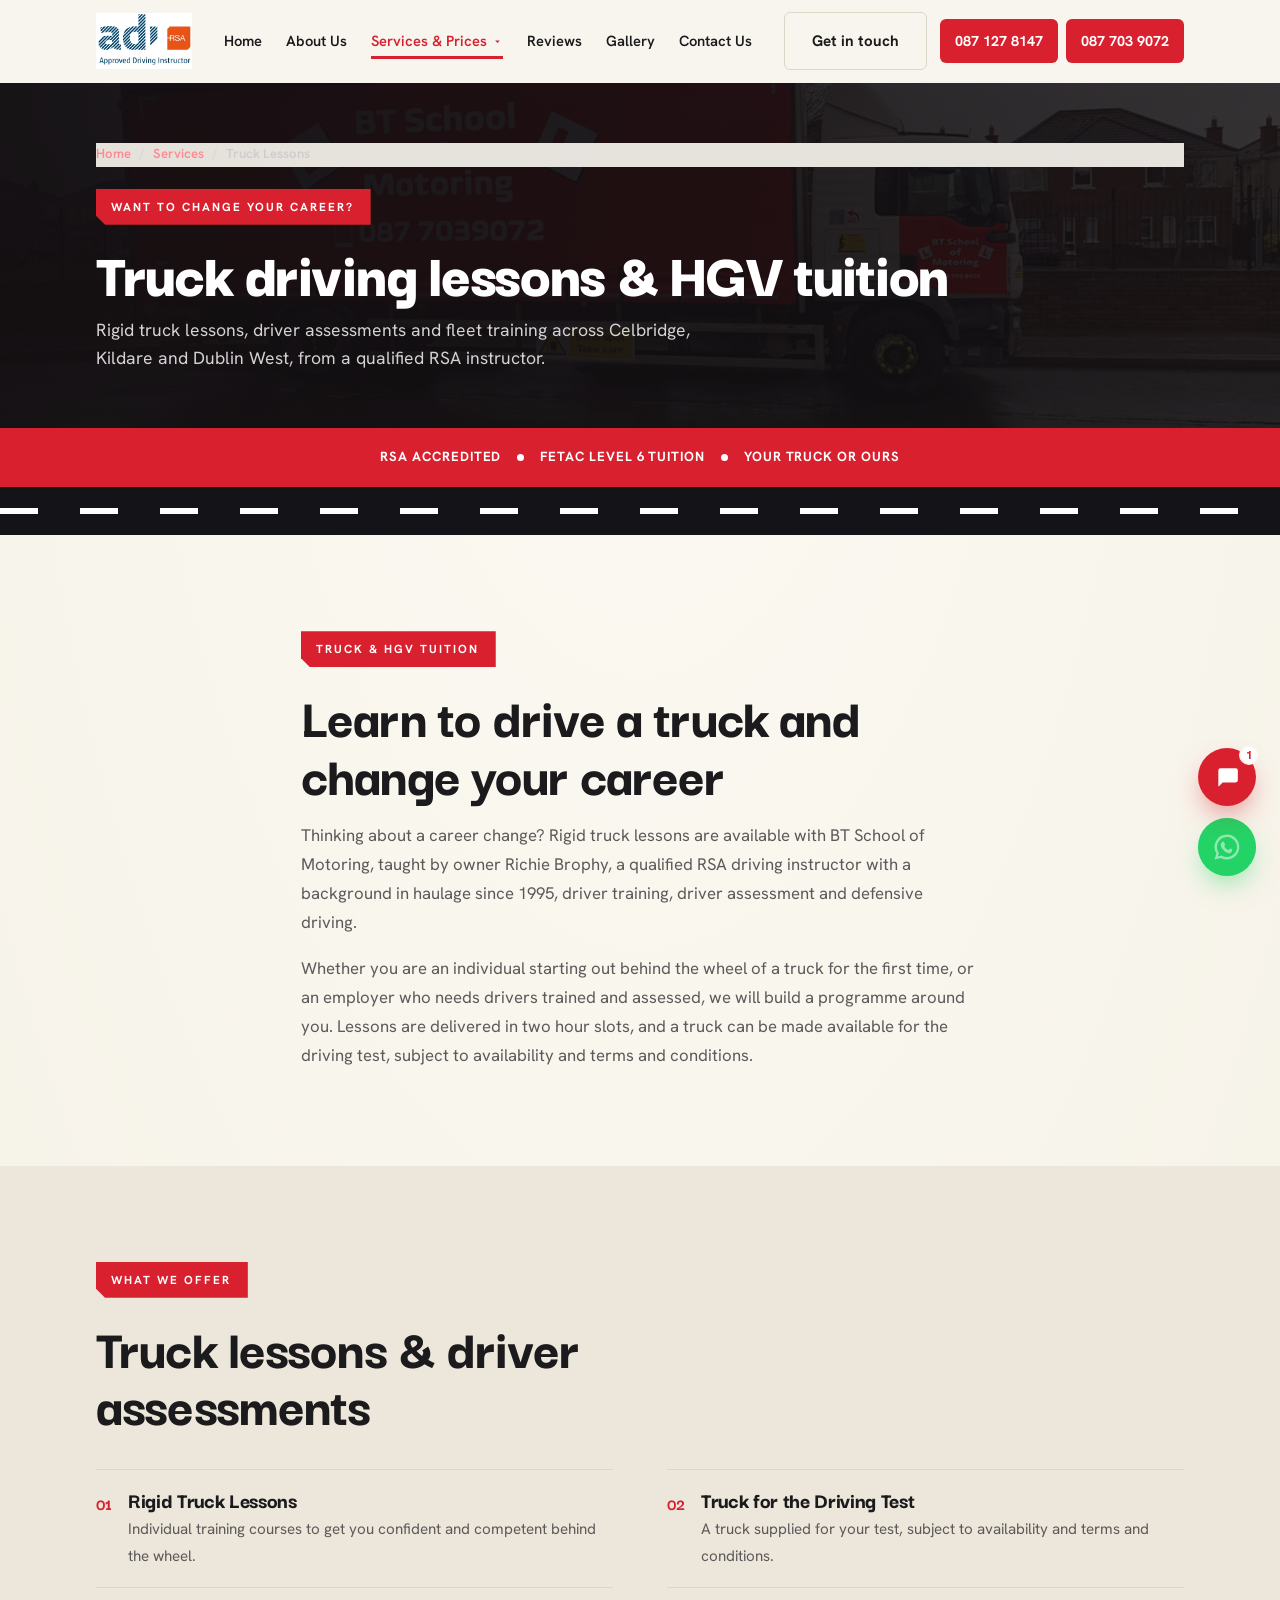
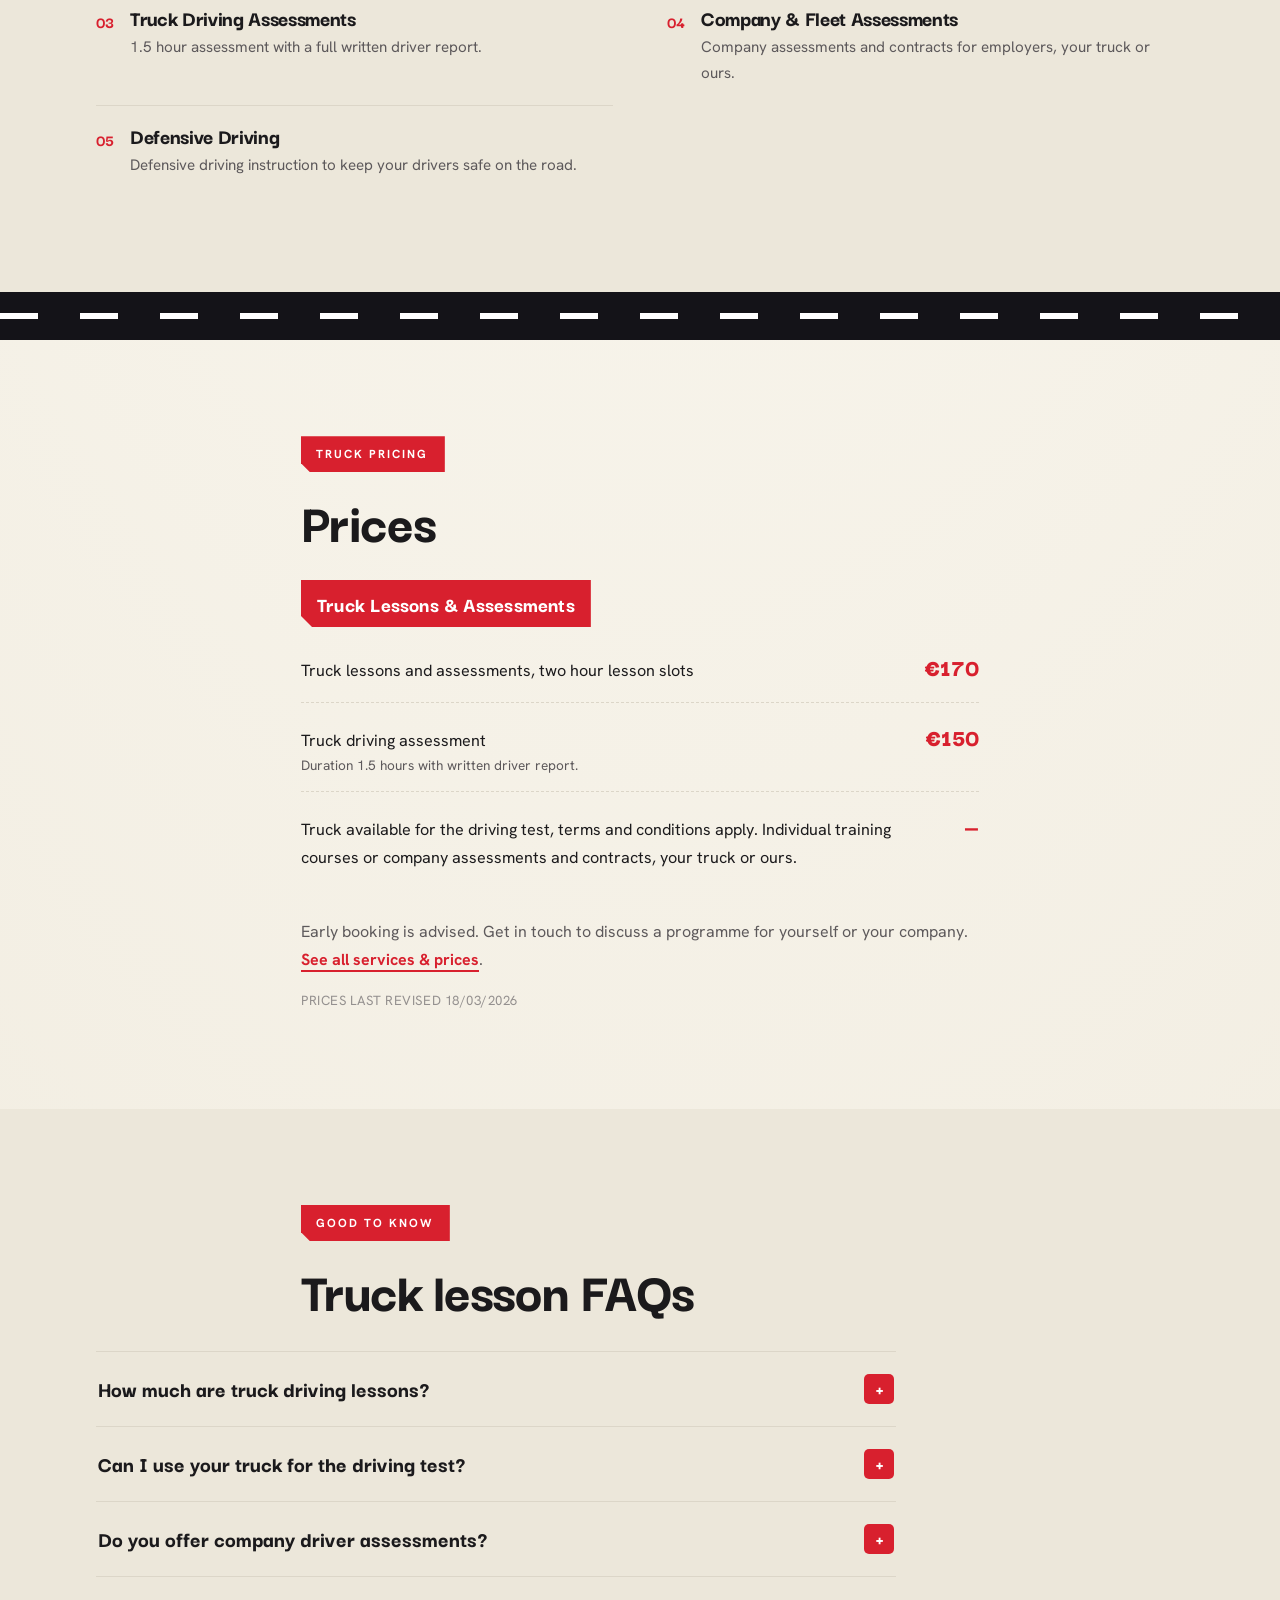
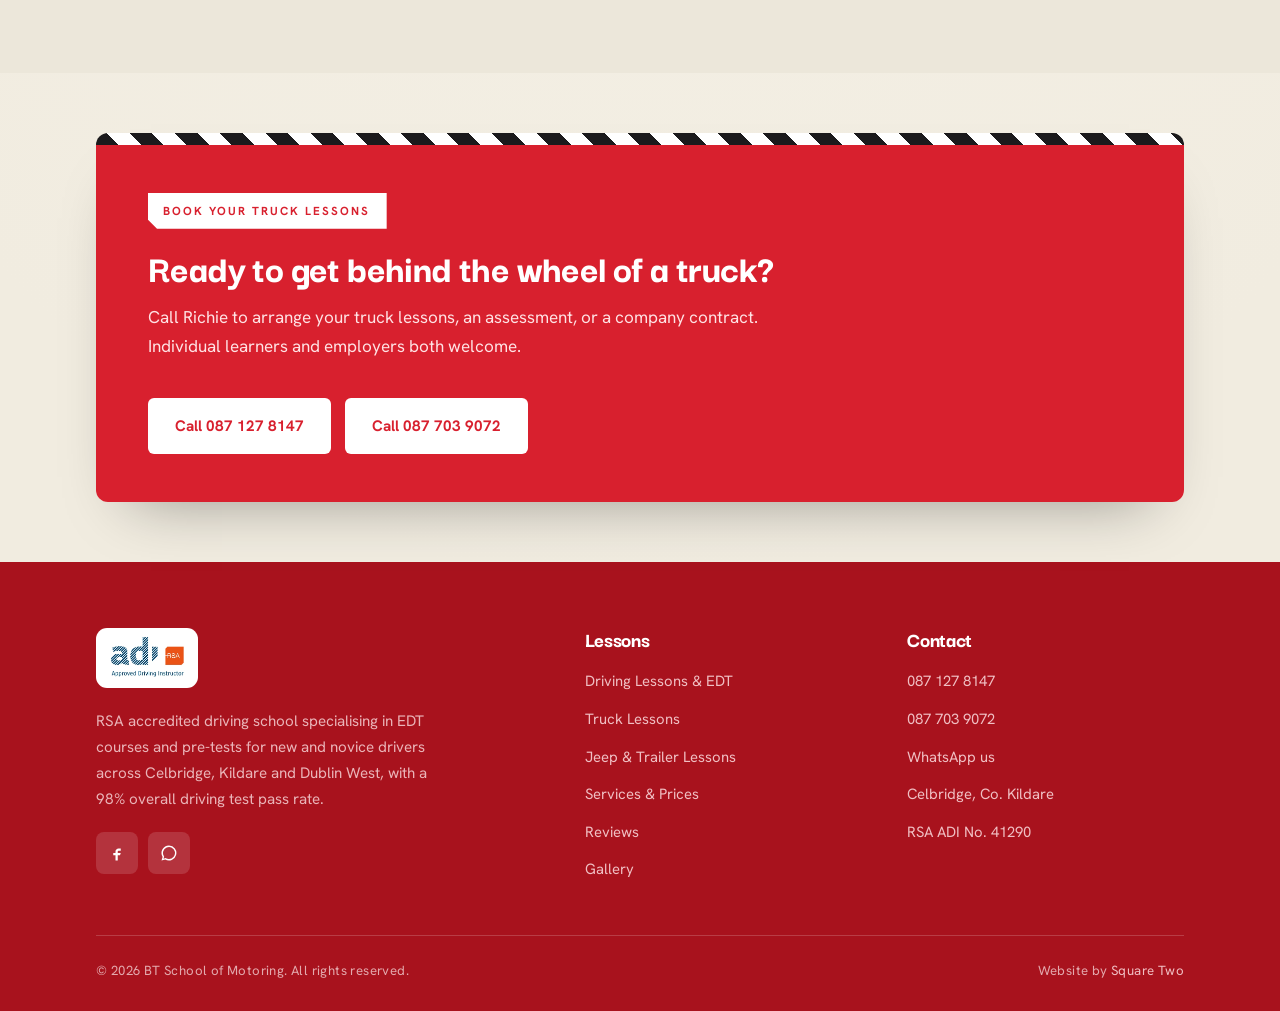
<file: truck-driving-lessons.html>
<!DOCTYPE html>
<html lang="en">
<head>
<meta charset="UTF-8">
<meta name="viewport" content="width=device-width, initial-scale=1.0">
<title>Truck Driving Lessons & HGV Tuition in Kildare & Dublin | BT School of Motoring</title>
<meta name="description" content="Rigid truck driving lessons, HGV tuition and company driver assessments in Celbridge, Kildare and Dublin West. Two hour lesson slots from €170, truck assessments €150 with written report. Truck supplied for the test. Change your career today.">
<meta name="keywords" content="truck driving lessons Kildare, HGV lessons Dublin, rigid truck lessons, truck for driving test, company driver assessments, fleet training Kildare, truck driver assessment, change career truck driving">
<meta name="robots" content="index, follow">
<link rel="canonical" href="https://www.btschoolofmotoring.com/truck-driving-lessons.html">
<meta name="google-site-verification" content="hO6njH7uUYF0TGmPv_XgDsYAmhKz7Wn5IpHq2ItM0Dk">

<!-- Open Graph -->
<meta property="og:title" content="Truck Driving Lessons & HGV Tuition | BT School of Motoring">
<meta property="og:description" content="Rigid truck lessons, HGV tuition and company driver assessments in Kildare and Dublin West. Truck supplied for the test.">
<meta property="og:url" content="https://www.btschoolofmotoring.com/truck-driving-lessons.html">
<meta property="og:type" content="website">
<meta property="og:site_name" content="BT School of Motoring">
<meta property="og:image" content="/images/site/bt-truck-2024.jpg">

<!-- Twitter Card -->
<meta name="twitter:card" content="summary">
<meta name="twitter:title" content="Truck Driving Lessons & HGV Tuition | BT School of Motoring">
<meta name="twitter:description" content="Rigid truck lessons, HGV tuition and company driver assessments in Kildare and Dublin West.">

<link rel="preconnect" href="https://fonts.googleapis.com">
<link rel="preconnect" href="https://fonts.gstatic.com" crossorigin>
<link href="https://fonts.googleapis.com/css2?family=Darker+Grotesque:wght@500;600;700;800;900&family=Hanken+Grotesk:wght@400;500;600;700&display=swap" rel="stylesheet">
<link rel="stylesheet" href="/style.css?v=2">

<!-- Service Schema -->
<script type="application/ld+json">
{
  "@context": "https://schema.org",
  "@type": "Service",
  "serviceType": "Truck driving lessons and HGV tuition",
  "provider": {
    "@type": "DrivingSchool",
    "name": "BT School of Motoring",
    "url": "https://www.btschoolofmotoring.com/",
    "telephone": "+353871278147",
    "address": {
      "@type": "PostalAddress",
      "streetAddress": "4 Calender Mill, Simmonstown",
      "addressLocality": "Celbridge",
      "addressRegion": "Co. Kildare",
      "postalCode": "W23 X402",
      "addressCountry": "IE"
    }
  },
  "areaServed": ["Celbridge", "Clane", "Leixlip", "Lucan", "Maynooth", "Dublin West", "Kildare"],
  "offers": [
    {"@type":"Offer","priceCurrency":"EUR","price":"170","itemOffered":{"@type":"Service","name":"Truck lessons and assessments, two hour slots"}},
    {"@type":"Offer","priceCurrency":"EUR","price":"150","itemOffered":{"@type":"Service","name":"Truck driving assessment, 1.5 hours with written report"}}
  ]
}
</script>

<!-- FAQ Schema -->
<script type="application/ld+json">
{
  "@context": "https://schema.org",
  "@type": "FAQPage",
  "mainEntity": [
    {"@type":"Question","name":"How much are truck driving lessons?","acceptedAnswer":{"@type":"Answer","text":"Truck lessons and assessments are 170 euro for two hour lesson slots. A truck driving assessment is 150 euro and lasts 1.5 hours with a written driver report."}},
    {"@type":"Question","name":"Can I use your truck for the driving test?","acceptedAnswer":{"@type":"Answer","text":"Yes, a truck can be made available for the driving test, subject to availability and terms and conditions. Get in touch to arrange it."}},
    {"@type":"Question","name":"Do you offer company driver assessments?","acceptedAnswer":{"@type":"Answer","text":"Yes. We provide individual training courses or company assessments and contracts, fleet training and driver assessments, in your truck or ours."}}
  ]
}
</script>

<!-- Breadcrumb Schema -->
<script type="application/ld+json">
{
  "@context": "https://schema.org",
  "@type": "BreadcrumbList",
  "itemListElement": [
    {"@type":"ListItem","position":1,"name":"Home","item":"https://www.btschoolofmotoring.com/"},
    {"@type":"ListItem","position":2,"name":"Services & Prices","item":"https://www.btschoolofmotoring.com/bt-driving_school.html"},
    {"@type":"ListItem","position":3,"name":"Truck Driving Lessons","item":"https://www.btschoolofmotoring.com/truck-driving-lessons.html"}
  ]
}
</script>
</head>
<body>

<!-- ===== NAV ===== -->
<nav id="nav">
  <div class="wrap nav-in">
    <a href="/" class="brand">
      <img src="/images/site/rsa-large.webp" alt="BT School of Motoring">
    </a>
    <div class="nav-links">
      <a href="/">Home</a>
      <a href="/bt_driving-school.html">About Us</a>
      <div class="nav-drop">
        <a href="/bt-driving_school.html" class="nav-drop-t active">Services &amp; Prices
          <svg class="caret" width="11" height="11" viewBox="0 0 24 24" fill="currentColor"><path d="M7 10l5 5 5-5z"/></svg>
        </a>
        <div class="nav-drop-menu">
          <a href="/bt-driving_school.html" class="lead-link">All Services &amp; Prices</a>
          <a href="/car-driving-lessons.html">Driving Lessons &amp; EDT</a>
          <a href="/truck-driving-lessons.html">Truck Driving Lessons</a>
          <a href="/jeep-and-trailer-lessons.html">Jeep &amp; Trailer Lessons</a>
        </div>
      </div>
      <a href="/reviews.html">Reviews</a>
      <a href="/gallery.html">Gallery</a>
      <a href="/bt_driving_school.html">Contact Us</a>
    </div>
    <div class="nav-cta">
      <a href="/bt_driving_school.html" class="btn btn-out-d">Get in touch</a>
      <span class="nav-call">
        <a href="tel:+353871278147" class="btn btn-red nav-pill">087 127 8147</a>
        <a href="tel:+353877039072" class="btn btn-red nav-pill">087 703 9072</a>
      </span>
    </div>
    <button class="burger" id="burger" aria-label="Menu"><span></span><span></span><span></span></button>
  </div>
</nav>
<div class="mobile-menu" id="mobileMenu">
  <a href="/">Home</a>
  <a href="/bt_driving-school.html">About Us</a>
  <a href="/bt-driving_school.html">Services &amp; Prices</a>
  <a href="/car-driving-lessons.html">Driving Lessons &amp; EDT</a>
  <a href="/truck-driving-lessons.html">Truck Lessons</a>
  <a href="/jeep-and-trailer-lessons.html">Jeep &amp; Trailer Lessons</a>
  <a href="/reviews.html">Reviews</a>
  <a href="/gallery.html">Gallery</a>
  <a href="/bt_driving_school.html">Contact Us</a>
  <a href="tel:+353871278147" class="btn btn-red">Call 087 127 8147</a>
  <a href="tel:+353877039072" class="btn btn-red" style="margin-top:8px">Call 087 703 9072</a>
</div>

<!-- ===== PAGE HERO ===== -->
<section class="page-hero">
  <div class="hero-bg" style="background-image:url('/images/site/bt-truck-2024.jpg')"></div>
  <div class="wrap">
    <nav class="crumb" aria-label="Breadcrumb">
      <a href="/">Home</a><span>/</span><a href="/bt-driving_school.html">Services</a><span>/</span>Truck Lessons
    </nav>
    <span class="eyebrow">Want to change your career?</span>
    <h1>Truck driving lessons &amp; HGV tuition</h1>
    <p>Rigid truck lessons, driver assessments and fleet training across Celbridge, Kildare and Dublin West, from a qualified RSA instructor.</p>
  </div>
</section>

<!-- ===== CREDENTIALS BAND ===== -->
<div class="creds">
  <span>RSA Accredited</span><span class="sep"></span>
  <span>Fetac Level 6 Tuition</span><span class="sep"></span>
  <span>Your Truck or Ours</span>
</div>
<div class="lane"><span class="car"></span></div>

<!-- ===== INTRO ===== -->
<section class="sec">
  <div class="wrap measure" data-reveal>
    <span class="eyebrow">Truck &amp; HGV Tuition</span>
    <h2 class="head">Learn to drive a truck and change your career</h2>
    <div class="prose">
      <p>Thinking about a career change? Rigid truck lessons are available with BT School of Motoring, taught by owner Richie Brophy, a qualified RSA driving instructor with a background in haulage since 1995, driver training, driver assessment and defensive driving.</p>
      <p>Whether you are an individual starting out behind the wheel of a truck for the first time, or an employer who needs drivers trained and assessed, we will build a programme around you. Lessons are delivered in two hour slots, and a truck can be made available for the driving test, subject to availability and terms and conditions.</p>
    </div>
  </div>
</section>

<!-- ===== WHAT'S COVERED ===== -->
<section class="sec light-2">
  <div class="wrap">
    <div class="measure" data-reveal>
      <span class="eyebrow">What We Offer</span>
      <h2 class="head">Truck lessons &amp; driver assessments</h2>
    </div>
    <div class="svc-list" data-reveal>
      <div class="svc-row"><span class="ix">01</span><div><h3>Rigid Truck Lessons</h3><p>Individual training courses to get you confident and competent behind the wheel.</p></div></div>
      <div class="svc-row"><span class="ix">02</span><div><h3>Truck for the Driving Test</h3><p>A truck supplied for your test, subject to availability and terms and conditions.</p></div></div>
      <div class="svc-row"><span class="ix">03</span><div><h3>Truck Driving Assessments</h3><p>1.5 hour assessment with a full written driver report.</p></div></div>
      <div class="svc-row"><span class="ix">04</span><div><h3>Company &amp; Fleet Assessments</h3><p>Company assessments and contracts for employers, your truck or ours.</p></div></div>
      <div class="svc-row"><span class="ix">05</span><div><h3>Defensive Driving</h3><p>Defensive driving instruction to keep your drivers safe on the road.</p></div></div>
    </div>
  </div>
</section>

<div class="lane"><span class="car"></span></div>

<!-- ===== PRICES ===== -->
<section class="sec" id="prices">
  <div class="wrap measure" data-reveal>
    <span class="eyebrow">Truck Pricing</span>
    <h2 class="head">Prices</h2>
    <div class="price-block">
      <span class="price-tag">Truck Lessons &amp; Assessments</span>
      <div class="price-line"><span>Truck lessons and assessments, two hour lesson slots</span><b>&euro;170</b></div>
      <div class="price-line"><span>Truck driving assessment<small>Duration 1.5 hours with written driver report.</small></span><b>&euro;150</b></div>
      <div class="price-line"><span>Truck available for the driving test, terms and conditions apply. Individual training courses or company assessments and contracts, your truck or ours.</span><b>&mdash;</b></div>
    </div>
    <p class="price-foot">Early booking is advised. Get in touch to discuss a programme for yourself or your company. <a href="/bt-driving_school.html" style="color:var(--red);font-weight:700;border-bottom:2px solid var(--red)">See all services &amp; prices</a>.</p>
    <p class="price-revised">Prices last revised 18/03/2026</p>
  </div>
</section>

<!-- ===== FAQ ===== -->
<section class="sec light-2" id="faq">
  <div class="wrap measure" data-reveal>
    <span class="eyebrow">Good to Know</span>
    <h2 class="head">Truck lesson FAQs</h2>
  </div>
  <div class="wrap">
    <div class="faq-list">
      <div class="faq-item" data-reveal>
        <button class="faq-q">How much are truck driving lessons?<span class="plus">+</span></button>
        <div class="faq-a"><p>Truck lessons and assessments are &euro;170 for two hour lesson slots. A truck driving assessment is &euro;150 and lasts 1.5 hours with a written driver report.</p></div>
      </div>
      <div class="faq-item" data-reveal>
        <button class="faq-q">Can I use your truck for the driving test?<span class="plus">+</span></button>
        <div class="faq-a"><p>Yes, a truck can be made available for the driving test, subject to availability and terms and conditions. Get in touch to arrange it.</p></div>
      </div>
      <div class="faq-item" data-reveal>
        <button class="faq-q">Do you offer company driver assessments?<span class="plus">+</span></button>
        <div class="faq-a"><p>Yes. We provide individual training courses or company assessments and contracts, fleet training and driver assessments, in your truck or ours.</p></div>
      </div>
    </div>
  </div>
</section>

<!-- ===== CTA BAND ===== -->
<section class="sec-sm">
  <div class="wrap">
    <div class="callout" data-reveal>
      <div class="hazard"></div>
      <div class="callout-body">
        <span class="eyebrow">Book Your Truck Lessons</span>
        <h2>Ready to get behind the wheel of a truck?</h2>
        <p>Call Richie to arrange your truck lessons, an assessment, or a company contract. Individual learners and employers both welcome.</p>
        <a href="tel:+353871278147" class="btn btn-white">Call 087 127 8147</a>
        <a href="tel:+353877039072" class="btn btn-white" style="margin-left:10px">Call 087 703 9072</a>
      </div>
    </div>
  </div>
</section>

<!-- ===== FOOTER ===== -->
<footer>
  <div class="wrap">
    <div class="foot-grid">
      <div>
        <div class="foot-brand">
          <img src="/images/site/rsa-large.webp" alt="BT School of Motoring">
        </div>
        <p class="foot-about">RSA accredited driving school specialising in EDT courses and pre-tests for new and novice drivers across Celbridge, Kildare and Dublin West, with a 98% overall driving test pass rate.</p>
        <div class="socials">
          <a href="https://www.facebook.com/search/top?q=bt%20school%20of%20motoring" target="_blank" rel="noopener" aria-label="Facebook">
            <svg width="18" height="18" viewBox="0 0 24 24" fill="currentColor"><path d="M14 9h3V6h-3c-2.2 0-4 1.8-4 4v2H7v3h3v7h3v-7h3l1-3h-4v-2c0-.6.4-1 1-1z"/></svg>
          </a>
          <a href="https://wa.me/353871278147" target="_blank" rel="noopener" aria-label="WhatsApp">
            <svg width="18" height="18" viewBox="0 0 24 24" fill="currentColor"><path d="M12 2a10 10 0 00-8.5 15.2L2 22l4.9-1.3A10 10 0 1012 2zm0 18a8 8 0 01-4.1-1.1l-.3-.2-2.9.8.8-2.8-.2-.3A8 8 0 1112 20z"/></svg>
          </a>
        </div>
      </div>
      <div class="foot-col">
        <h4>Lessons</h4>
        <a href="/car-driving-lessons.html">Driving Lessons &amp; EDT</a>
        <a href="/truck-driving-lessons.html">Truck Lessons</a>
        <a href="/jeep-and-trailer-lessons.html">Jeep &amp; Trailer Lessons</a>
        <a href="/bt-driving_school.html">Services &amp; Prices</a>
        <a href="/reviews.html">Reviews</a>
        <a href="/gallery.html">Gallery</a>
      </div>
      <div class="foot-col">
        <h4>Contact</h4>
        <a href="tel:+353871278147">087 127 8147</a>
        <a href="tel:+353877039072">087 703 9072</a>
        <a href="https://wa.me/353871278147" target="_blank" rel="noopener">WhatsApp us</a>
        <span>Celbridge, Co. Kildare</span>
        <span>RSA ADI No. 41290</span>
      </div>
    </div>
    <div class="foot-bottom">
      <span>&copy; <span id="year"></span> BT School of Motoring. All rights reserved.</span>
      <span>Website by <a href="https://squaretwo.ie" target="_blank" rel="noopener">Square Two</a></span>
    </div>
  </div>
</footer>

<!-- ===== WHATSAPP FLOAT ===== -->
<a href="https://wa.me/353871278147?text=Hi%20BT%20School%20of%20Motoring%2C%20I%27d%20like%20to%20enquire%20about%20truck%20driving%20lessons." target="_blank" rel="noopener" class="whatsapp-float" aria-label="Chat on WhatsApp">
  <span class="wa-tooltip">WhatsApp us</span>
  <svg viewBox="0 0 24 24" fill="#fff"><path d="M12 2a10 10 0 00-8.5 15.2L2 22l4.9-1.3A10 10 0 1012 2zm0 18a8 8 0 01-4.1-1.1l-.3-.2-2.9.8.8-2.8-.2-.3A8 8 0 1112 20zm4.4-6c-.2-.1-1.4-.7-1.6-.8s-.4-.1-.5.1-.6.8-.8 1-.3.2-.5.1a6.5 6.5 0 01-3.2-2.8c-.2-.4.2-.4.6-1.2.1-.2 0-.3 0-.5l-.7-1.7c-.2-.5-.4-.4-.5-.4h-.5a1 1 0 00-.7.3c-.3.3-1 1-1 2.3s1 2.7 1.1 2.8a9.2 9.2 0 003.6 3.2c1.3.6 1.8.6 2.5.5.4 0 1.3-.6 1.5-1.1s.2-1 .1-1.1z"/></svg>
</a>

<!-- ===== CHATBOT ===== -->
<div class="chat-btn" id="chatBtn" aria-label="Open chat">
  <span class="badge">1</span>
  <svg width="26" height="26" viewBox="0 0 24 24" fill="currentColor"><path d="M4 4h16a2 2 0 012 2v9a2 2 0 01-2 2H8l-4 4V6a2 2 0 012-2z"/></svg>
</div>
<div class="chat-win" id="chatWin">
  <div class="chat-head">
    <span class="av">BT</span>
    <div>
      <b>BT School of Motoring</b>
      <div class="stat">Typically replies fast</div>
    </div>
    <button class="chat-close" id="chatClose" aria-label="Close chat">&times;</button>
  </div>
  <div class="chat-body" id="chatBody"></div>
  <div class="chips" id="chatChips"></div>
  <div class="chat-foot">
    <input type="text" id="chatInput" placeholder="Type your question...">
    <button id="chatSend" aria-label="Send">&#10148;</button>
  </div>
  <a href="https://wa.me/353871278147?text=Hi%20BT%20School%20of%20Motoring%2C%20I%27d%20like%20to%20enquire%20about%20truck%20driving%20lessons." target="_blank" rel="noopener" class="chat-wa">
    <svg width="18" height="18" viewBox="0 0 24 24" fill="#fff"><path d="M12 2a10 10 0 00-8.5 15.2L2 22l4.9-1.3A10 10 0 1012 2z"/></svg>
    Continue on WhatsApp
  </a>
</div>

<script src="/script.js?v=2"></script>
</body>
</html>
</file>
<file: style.css>
/* ===========================================================
   BT School of Motoring — shared stylesheet
   Used across: index.html, bt_driving-school.html,
   bt-driving_school.html, bt_driving_school.html
   =========================================================== */
:root{
  --ink:#1b1a1c;
  --red:#d8202e;
  --red-deep:#a8121d;
  --paper:#f8f5ee;
  --paper-2:#ece7da;
  --card:#ffffff;
  --muted:#5d595b;
  --line:#dcd6c8;
  --road:#141318;
  --green:#25d366;
}
*{margin:0;padding:0;box-sizing:border-box}
html{scroll-behavior:smooth}
body{
  font-family:'Hanken Grotesk',sans-serif;
  color:var(--ink);line-height:1.72;overflow-x:hidden;-webkit-font-smoothing:antialiased;
  background:radial-gradient(125% 90% at 50% 0%,#fcfaf3 0%,#f1ece0 100%);
}
h1,h2,h3,h4{font-family:'Darker Grotesque',sans-serif;line-height:1;letter-spacing:-.015em;font-weight:800}
a{color:inherit;text-decoration:none}
img{max-width:100%;display:block}
p{margin-bottom:1.05em}
p:last-child{margin-bottom:0}
.wrap{max-width:1140px;margin:0 auto;padding:0 26px}
.measure{max-width:730px}

/* ---- shared ---- */
.eyebrow{
  display:inline-block;background:var(--red);color:#fff;
  font-weight:700;font-size:.73rem;letter-spacing:.17em;text-transform:uppercase;
  padding:8px 17px 8px 15px;margin-bottom:20px;
  clip-path:polygon(0 0,100% 0,100% 100%,9px 100%,0 calc(100% - 9px));
}
.btn{
  display:inline-flex;align-items:center;gap:9px;
  font-family:'Hanken Grotesk',sans-serif;font-weight:700;font-size:.95rem;
  padding:15px 27px;border-radius:6px;cursor:pointer;border:none;white-space:nowrap;
  transition:transform .16s ease,box-shadow .16s ease,background .16s ease;
}
.btn-red{background:var(--red);color:#fff}
.btn-red:hover{transform:translateY(-3px);box-shadow:0 14px 26px -12px rgba(216,32,46,.7);background:var(--red-deep)}
.btn-dark{background:var(--ink);color:#fff}
.btn-dark:hover{transform:translateY(-3px);background:#000}
.btn-white{background:#fff;color:var(--red)}
.btn-white:hover{transform:translateY(-3px);box-shadow:0 14px 26px -14px rgba(0,0,0,.5)}
.btn-out{background:transparent;color:#fff;border:1.5px solid rgba(255,255,255,.4)}
.btn-out:hover{background:rgba(255,255,255,.12);transform:translateY(-3px)}
.btn-out-d{background:transparent;color:var(--ink);border:1.5px solid var(--line)}
.btn-out-d:hover{border-color:var(--red);color:var(--red);transform:translateY(-3px)}
.sec{padding:96px 0;position:relative}
.sec-sm{padding:60px 0;position:relative}
.light-2{background:var(--paper-2)}

h2.head{font-size:clamp(2.3rem,4.6vw,3.6rem);color:var(--ink);margin-bottom:.32em}
.lede{font-size:1.16rem;color:var(--muted);line-height:1.65}
.prose{font-size:1.05rem;color:var(--muted)}
.prose strong{color:var(--ink);font-weight:700}

/* ---- lane-dash divider (black road, white centre line, little red car) ---- */
.lane{height:48px;background:var(--road);position:relative;overflow:hidden}
.lane::before{
  content:"";position:absolute;left:0;right:-90px;top:50%;height:6px;transform:translateY(-50%);
  background:repeating-linear-gradient(90deg,#fff 0 38px,transparent 38px 80px);
  animation:lane 1.3s linear infinite;
}
@keyframes lane{to{transform:translate(80px,-50%)}}
.lane .car{
  position:absolute;top:50%;left:-72px;width:60px;height:34px;
  background:url("data:image/svg+xml,%3Csvg%20xmlns='http://www.w3.org/2000/svg'%20viewBox='0%200%2058%2033'%3E%3Ccircle%20cx='14'%20cy='25'%20r='6.5'%20fill='%231b1a1c'/%3E%3Ccircle%20cx='40'%20cy='25'%20r='6.5'%20fill='%231b1a1c'/%3E%3Ccircle%20cx='14'%20cy='25'%20r='2.6'%20fill='%23d9d9d9'/%3E%3Ccircle%20cx='40'%20cy='25'%20r='2.6'%20fill='%23d9d9d9'/%3E%3Crect%20x='1'%20y='13'%20width='53'%20height='12'%20rx='5'%20fill='%23d8202e'/%3E%3Cpath%20d='M14%2013L20%205H38L46%2013Z'%20fill='%23d8202e'/%3E%3Cpath%20d='M19%2012L23%207H29V12Z'%20fill='%23bfe3ff'/%3E%3Cpath%20d='M31%2012V7H37L41%2012Z'%20fill='%23bfe3ff'/%3E%3Ccircle%20cx='51'%20cy='16'%20r='2'%20fill='%23ffe066'/%3E%3C/svg%3E") center/contain no-repeat;
  animation:drive 6.5s linear infinite,bob .42s ease-in-out infinite alternate;
}
@keyframes drive{from{left:-72px}to{left:calc(100% + 12px)}}
@keyframes bob{from{transform:translateY(-58%)}to{transform:translateY(-42%)}}
@media(prefers-reduced-motion:reduce){
  .lane::before,.lane .car{animation:none}
  .lane .car{left:calc(50% - 30px);transform:translateY(-50%)}
}
/* ---- chevron hazard stripe (black & white) ---- */
.hazard{height:12px;background:repeating-linear-gradient(45deg,var(--ink) 0 16px,#fff 16px 32px)}

/* ===== NAV ===== */
nav{
  position:sticky;top:0;z-index:100;
  background:rgba(248,245,238,.92);backdrop-filter:blur(12px);
  border-bottom:1px solid transparent;transition:border-color .25s,box-shadow .25s;
}
nav.scrolled{border-color:var(--line);box-shadow:0 6px 22px -20px rgba(0,0,0,.6)}
.nav-in{display:flex;align-items:center;justify-content:space-between;height:82px}
.brand img{height:56px;width:auto;max-width:212px;object-fit:contain}
.nav-links{display:flex;align-items:center;gap:24px}
.nav-links a{font-size:.92rem;font-weight:600;position:relative;padding:5px 0}
.nav-links a::after{content:"";position:absolute;left:0;bottom:0;width:0;height:3px;background:var(--red);transition:width .2s ease}
.nav-links a:hover::after,.nav-links a.active::after{width:100%}
.nav-links a.active{color:var(--red)}
.nav-cta{display:flex;align-items:center;gap:13px}
.nav-call{display:flex;align-items:center;gap:8px}
.nav-call .nav-pill{padding:10px 15px;font-size:.9rem;color:#fff}
@media(max-width:820px){
  .nav-call{flex-direction:column;gap:6px}
  .nav-call .nav-pill{padding:7px 12px;font-size:.8rem;line-height:1.15}
}
/* nav dropdown */
.nav-drop{position:relative;display:flex;align-items:center}
.nav-drop-t{display:inline-flex;align-items:center;gap:5px;font-size:.92rem;font-weight:600;padding:5px 0;position:relative;cursor:pointer}
.nav-drop-t::after{content:"";position:absolute;left:0;bottom:0;width:0;height:3px;background:var(--red);transition:width .2s ease}
.nav-drop:hover .nav-drop-t::after,.nav-drop-t.active::after{width:100%}
.nav-drop-t.active{color:var(--red)}
.nav-drop-t .caret{transition:transform .2s ease}
.nav-drop:hover .nav-drop-t .caret{transform:rotate(180deg)}
.nav-drop-menu{
  position:absolute;top:100%;left:50%;transform:translateX(-50%) translateY(10px);
  background:#fff;border:1px solid var(--line);border-radius:11px;padding:8px;min-width:248px;
  box-shadow:0 20px 44px -18px rgba(0,0,0,.42);
  opacity:0;visibility:hidden;transition:opacity .18s ease,transform .18s ease;z-index:101;
}
.nav-drop-menu::before{content:"";position:absolute;top:-12px;left:0;right:0;height:12px}
.nav-drop:hover .nav-drop-menu,.nav-drop:focus-within .nav-drop-menu{opacity:1;visibility:visible;transform:translateX(-50%) translateY(6px)}
.nav-drop-menu a{display:block;padding:10px 13px;border-radius:7px;font-size:.9rem;font-weight:600;color:var(--ink);white-space:nowrap}
.nav-drop-menu a::after{display:none}
.nav-drop-menu a:hover{background:var(--paper-2);color:var(--red)}
.nav-drop-menu a.lead-link{color:var(--red);border-bottom:1px solid var(--line);border-radius:7px 7px 0 0;margin-bottom:4px;padding-bottom:12px}

/* featured specialist cards */
.feature-grid{margin-top:34px;display:grid;grid-template-columns:1fr 1fr;gap:24px}
.feature-card{
  position:relative;overflow:hidden;border-radius:14px;min-height:268px;
  display:flex;flex-direction:column;justify-content:flex-end;color:#fff;padding:30px;
  background:#141318 center/cover no-repeat;box-shadow:0 24px 50px -34px rgba(0,0,0,.5);
  transition:transform .18s ease,box-shadow .18s ease;
}
.feature-card::after{content:"";position:absolute;inset:0;background:linear-gradient(180deg,rgba(18,12,13,.12) 0%,rgba(18,12,13,.55) 52%,rgba(18,12,13,.93) 100%);z-index:1}
.feature-card>*{position:relative;z-index:2}
.feature-card:hover{transform:translateY(-5px);box-shadow:0 32px 58px -30px rgba(0,0,0,.62)}
.feature-card .fc-tag{display:inline-block;align-self:flex-start;background:var(--red);color:#fff;font-weight:700;font-size:.7rem;letter-spacing:.14em;text-transform:uppercase;padding:5px 12px;border-radius:4px;margin-bottom:12px}
.feature-card h3{font-family:'Darker Grotesque';font-size:2.05rem;font-weight:900;color:#fff;line-height:1;margin-bottom:8px}
.feature-card p{color:#e7e3e4;font-size:.97rem;margin-bottom:18px;max-width:94%}
.feature-card .fc-foot{display:flex;align-items:center;gap:16px;flex-wrap:wrap}
.feature-card .fc-price{font-family:'Darker Grotesque';font-weight:900;font-size:1.35rem;color:#fff;line-height:1}
.feature-card .fc-price small{display:block;font-family:'Hanken Grotesk';font-weight:600;font-size:.66rem;letter-spacing:.12em;text-transform:uppercase;color:#ffb3b9;margin-bottom:2px}
.feature-card .fc-go{display:inline-flex;align-items:center;gap:7px;background:#fff;color:var(--red);font-weight:700;font-size:.9rem;padding:10px 18px;border-radius:6px;transition:gap .16s ease}
.feature-card:hover .fc-go{gap:11px}
@media(max-width:680px){.feature-grid{grid-template-columns:1fr}}
@media(max-width:1080px){.nav-cta .btn-out-d{display:none}}

/* gallery - full uncropped photos, masonry columns */
.gallery{margin-top:40px;column-count:3;column-gap:16px}
.gallery a{position:relative;display:block;margin:0 0 16px;overflow:hidden;border-radius:12px;border:1px solid var(--line);background:var(--card);box-shadow:0 18px 40px -30px rgba(0,0,0,.4);break-inside:avoid;-webkit-column-break-inside:avoid}
.gallery img{width:100%;height:auto;display:block;transition:transform .35s ease}
.gallery a:hover img{transform:scale(1.04)}
.gallery a::after{content:"";position:absolute;inset:0;background:linear-gradient(180deg,transparent 55%,rgba(18,12,13,.4));opacity:0;transition:opacity .3s ease}
.gallery a:hover::after{opacity:1}
.gallery figcaption{position:absolute;left:0;right:0;bottom:0;z-index:2;padding:14px 16px;color:#fff;font-weight:600;font-size:.9rem;opacity:0;transform:translateY(6px);transition:opacity .3s ease,transform .3s ease}
.gallery a:hover figcaption{opacity:1;transform:translateY(0)}
@media(max-width:820px){.gallery{column-count:2;column-gap:12px}.gallery a{margin-bottom:12px}}
@media(max-width:520px){.gallery{column-count:1}}
.burger{display:none;flex-direction:column;gap:5px;background:none;border:none;cursor:pointer;padding:8px}
.burger span{width:25px;height:3px;background:var(--ink);border-radius:2px;transition:.25s}
.burger.open span:nth-child(1){transform:translateY(8px) rotate(45deg)}
.burger.open span:nth-child(2){opacity:0}
.burger.open span:nth-child(3){transform:translateY(-8px) rotate(-45deg)}
.mobile-menu{
  position:fixed;inset:82px 0 auto 0;z-index:99;background:var(--paper);
  border-bottom:1px solid var(--line);
  transform:translateY(-120%);transition:transform .3s cubic-bezier(.4,0,.2,1);
  padding:18px 26px 26px;
}
.mobile-menu.open{transform:translateY(0)}
.mobile-menu a{display:block;padding:13px 4px;font-weight:600;border-bottom:1px solid var(--line)}
.mobile-menu a:last-of-type{border:none}
.mobile-menu .btn{width:100%;justify-content:center;margin-top:14px}

/* ===== HERO (home) ===== */
.hero{position:relative;min-height:600px;display:flex;align-items:center;color:#fff;overflow:hidden}
.hero-bg{position:absolute;inset:0;background:#141318 center/cover no-repeat}
.hero p.lead{
  text-shadow:
    -1px -1px 2px rgba(0,0,0,.6),1px -1px 2px rgba(0,0,0,.6),
    -1px 1px 2px rgba(0,0,0,.6),1px 1px 2px rgba(0,0,0,.6),
    0 0 10px rgba(0,0,0,.85),0 2px 14px rgba(0,0,0,.7);
}
.hero .wrap{position:relative;z-index:2;padding-top:78px;padding-bottom:86px}
.hero-inner{max-width:660px}
.hero-fleet-mobile{display:none}
.hero .eyebrow,.hero h1 .l1,.hero h1 .l2,.hero .lead,.hero-cta{opacity:0;animation:rise .7s cubic-bezier(.2,.7,.2,1) forwards}
.hero .eyebrow{animation-delay:.1s}
.hero h1 .l1{animation-delay:.22s}
.hero h1 .l2{animation-delay:.34s}
.hero .lead{animation-delay:.48s}
.hero-cta{animation-delay:.6s}
@keyframes rise{from{opacity:0;transform:translateY(30px)}to{opacity:1;transform:translateY(0)}}
.hero h1{margin-bottom:8px}
.hero h1 span{display:block}
.hero h1 .l1{
  font-size:clamp(1.4rem,2.4vw,1.9rem);font-weight:700;color:#ff5663;
  letter-spacing:.04em;text-transform:uppercase;margin-bottom:4px;
}
.hero h1 .l2{
  font-size:clamp(3rem,7vw,5.4rem);font-weight:900;color:#fff;
  line-height:.92;letter-spacing:-.02em;
}
.hero p.lead{font-size:1.13rem;color:#d5d2d3;margin:24px 0 32px;max-width:580px;line-height:1.62}
.hero-cta{display:flex;gap:14px;flex-wrap:wrap}

/* ===== PAGE HERO (inner pages) ===== */
.page-hero{position:relative;color:#fff;overflow:hidden;background:#141318}
.page-hero .hero-bg{position:absolute;inset:0;background:#141318 center/cover no-repeat;opacity:.55}
.page-hero .hero-bg::after{
  content:"";position:absolute;inset:0;
  background:linear-gradient(100deg,rgba(18,12,13,.96) 0%,rgba(18,12,13,.86) 45%,rgba(18,12,13,.7) 100%);
}
.page-hero .wrap{position:relative;z-index:2;padding:60px 26px 56px}
.page-hero .eyebrow{margin-bottom:16px}
.page-hero h1{font-size:clamp(2.4rem,5.4vw,4rem);color:#fff;line-height:.96;letter-spacing:-.02em;font-weight:900;margin-bottom:14px}
.page-hero p{color:#d5d2d3;font-size:1.1rem;max-width:640px;margin:0;line-height:1.6}
.crumb{display:flex;gap:8px;align-items:center;font-size:.82rem;font-weight:600;color:#cfcccd;margin-bottom:22px;flex-wrap:wrap}
.crumb a{color:#ff8a93}
.crumb a:hover{color:#fff}
.crumb span{opacity:.55}

/* ===== CREDENTIALS BAND ===== */
.creds{
  background:var(--red);color:#fff;
  padding:18px 26px;text-align:center;
  display:flex;flex-wrap:wrap;justify-content:center;align-items:center;gap:6px 4px;
  font-weight:700;font-size:.83rem;letter-spacing:.07em;text-transform:uppercase;
}
.creds .sep{width:7px;height:7px;background:#fff;border-radius:50%;margin:0 12px;flex-shrink:0}

/* ===== ABOUT ===== */
.about-grid{display:grid;grid-template-columns:.92fr 1.28fr;gap:58px;align-items:center}
.about-photo-wrap{position:relative}
.about-photo{
  border-radius:10px;border:7px solid #fff;background:#fff;
  box-shadow:0 30px 60px -34px rgba(0,0,0,.45);
}
.about-cap{display:block;margin-top:14px;font-size:.85rem;color:var(--muted);font-style:italic;text-align:center}
/* Homepage full-width fleet banner */
.fleet-banner{position:relative;margin:0 auto 46px}
.fleet-banner-frame{position:relative;overflow:hidden;border-radius:14px;border:6px solid #fff;background:#fff;box-shadow:0 40px 74px -34px rgba(0,0,0,.5)}
.fleet-banner-frame img{display:block;width:100%;height:auto}
.fleet-banner .roundel{top:-26px;right:-18px}
.fleet-banner .about-cap{margin-top:16px}
.about-intro{max-width:820px}
@media(max-width:600px){.fleet-banner .roundel{width:104px;height:104px;top:-18px;right:-6px}.fleet-banner .roundel b{font-size:2.1rem}}
/* About page: top-aligned, bold feature photo + side card */
.about-grid.tall{align-items:start}
.about-grid.tall .about-photo{width:100%;height:320px;object-fit:cover}
.about-side-card{margin-top:22px;background:var(--card);border:1px solid var(--line);border-radius:12px;padding:26px;box-shadow:0 22px 46px -34px rgba(0,0,0,.42)}
.about-side-card h4{font-family:'Darker Grotesque';font-weight:800;font-size:1.5rem;color:var(--ink);margin-bottom:6px;line-height:1.05}
.about-side-card p{font-size:.95rem;color:var(--muted);margin-bottom:16px}
.about-side-card .btn{width:100%;justify-content:center}
@media(max-width:900px){.about-grid.tall .about-photo{height:260px}}
.roundel{
  position:absolute;top:-30px;right:-26px;z-index:3;
  width:132px;height:132px;border-radius:50%;
  background:#fff;border:7px solid var(--red);
  display:flex;flex-direction:column;align-items:center;justify-content:center;
  box-shadow:0 18px 36px -16px rgba(0,0,0,.42);transform:rotate(-7deg);
}
.roundel b{font-family:'Darker Grotesque';font-weight:900;font-size:2.7rem;color:var(--red);line-height:.82}
.roundel span{font-size:.58rem;font-weight:700;letter-spacing:.15em;text-transform:uppercase;color:var(--ink);margin-top:4px}
.pull{margin:30px 0;padding:4px 0 4px 24px;border-left:4px solid var(--red)}
.pull p{
  font-family:'Darker Grotesque';font-weight:700;font-size:1.62rem;line-height:1.18;
  color:var(--ink);margin:0;letter-spacing:-.01em;
}
/* credentials chips (about page) */
.qual-grid{margin-top:30px;display:grid;grid-template-columns:1fr 1fr;gap:12px}
.qual{display:flex;gap:11px;align-items:flex-start;background:var(--card);border:1px solid var(--line);border-radius:9px;padding:14px 16px}
.qual .tick{flex-shrink:0;width:22px;height:22px;border-radius:50%;background:var(--red);color:#fff;display:flex;align-items:center;justify-content:center;font-size:.8rem;font-weight:800;margin-top:2px}
.qual b{display:block;font-family:'Darker Grotesque';font-weight:800;font-size:1.12rem;color:var(--ink);line-height:1.1}
.qual span{font-size:.85rem;color:var(--muted)}

/* ===== SERVICES ===== */
.svc-list{margin-top:36px;display:grid;grid-template-columns:1fr 1fr;column-gap:54px}
.svc-row{
  display:grid;grid-template-columns:auto 1fr;gap:16px;
  padding:18px 0;border-top:1px solid var(--line);
}
.svc-row .ix{
  font-family:'Darker Grotesque';font-weight:800;font-size:1.05rem;
  color:var(--red);padding-top:2px;
}
.svc-row h3{font-size:1.4rem;font-weight:800;color:var(--ink);margin-bottom:0;line-height:1.05;transition:color .16s ease}
a.svc-row:hover h3{color:var(--red)}
a.svc-row:hover .ix{color:var(--ink)}
.svc-row p{font-size:.95rem;color:var(--muted);margin:5px 0 0}
.svc-after{margin-top:36px;font-size:1.05rem;color:var(--muted);max-width:760px}

/* ===== PRICES ===== */
.price-block{margin-top:34px}
.price-block:first-of-type{margin-top:30px}
.price-tag{
  display:inline-block;background:var(--red);color:#fff;
  font-family:'Darker Grotesque';font-weight:800;font-size:1.35rem;
  padding:5px 16px;margin-bottom:6px;letter-spacing:.01em;
  clip-path:polygon(0 0,100% 0,100% 100%,11px 100%,0 calc(100% - 11px));
}
.price-line{
  display:flex;justify-content:space-between;align-items:baseline;gap:22px;
  padding:13px 0;border-bottom:1px dashed var(--line);
}
.price-line:last-child{border-bottom:none}
.price-line span{font-size:1.01rem;color:var(--ink)}
.price-line span small{display:block;color:var(--muted);font-size:.85rem;font-weight:400}
.price-line b{
  font-family:'Darker Grotesque';font-weight:900;font-size:1.55rem;
  color:var(--red);white-space:nowrap;
}
.price-foot{margin-top:34px;font-size:1rem;color:var(--muted);max-width:780px}
.price-revised{margin-top:6px;font-size:.83rem;color:#94908f;letter-spacing:.04em;text-transform:uppercase}

/* ===== STEPS ===== */
.steps{margin-top:36px;max-width:790px}
.step{
  display:grid;grid-template-columns:auto 1fr;gap:28px;align-items:start;
  padding:26px 0;border-top:1px solid var(--line);
}
.step:first-child{border-top:none}
.step .n{
  font-family:'Darker Grotesque';font-weight:900;font-size:3.4rem;
  color:var(--red);line-height:.8;
}
.step h3{font-size:1.55rem;font-weight:800;color:var(--ink);margin-bottom:3px}
.step p{font-size:1rem;color:var(--muted);margin:0}

/* ===== INSURANCE CALLOUT ===== */
.callout{border-radius:12px;overflow:hidden;box-shadow:0 30px 60px -34px rgba(0,0,0,.4)}
.callout-body{background:var(--red);color:#fff;padding:48px 52px}
.callout-body .eyebrow{background:#fff;color:var(--red);margin-bottom:18px}
.callout-body h2{color:#fff;font-size:clamp(1.8rem,3.2vw,2.5rem);margin-bottom:.4em}
.callout-body p{color:#ffe2e4;font-size:1.07rem;max-width:640px}
.callout-body .btn{margin-top:18px}

/* ===== AREAS ===== */
.area-emph{color:var(--ink);font-weight:700;border-bottom:3px solid var(--red)}
.area-chips{margin-top:28px;display:flex;flex-wrap:wrap;gap:10px}
.area-chips span{
  background:var(--card);border:1px solid var(--line);border-radius:999px;
  padding:9px 17px;font-weight:600;font-size:.92rem;color:var(--ink);
}
.area-chips span.test{background:var(--ink);color:#fff;border-color:var(--ink)}

/* ===== REVIEWS ===== */
.quotes{margin-top:36px;display:grid;gap:8px}
.quote{position:relative;padding:18px 0 18px 56px;border-bottom:1px solid var(--line)}
.quote:last-child{border-bottom:none}
.quote::before{
  content:"\201C";position:absolute;left:0;top:6px;
  font-family:'Darker Grotesque';font-weight:900;font-size:4.4rem;
  color:var(--red);line-height:1;
}
.quote p{font-size:1.18rem;color:var(--ink);font-weight:500;margin-bottom:8px;line-height:1.45}
.quote .meta{display:flex;align-items:center;gap:12px;flex-wrap:wrap}
.quote .stars{color:var(--red);letter-spacing:2px;font-size:.92rem}
.quote cite{font-style:normal;font-weight:700;color:var(--muted);font-size:.9rem;letter-spacing:.04em;text-transform:uppercase}
.rev-more{margin-top:32px}

/* ===== FAQ ===== */
.faq-list{margin-top:32px;max-width:800px}
.faq-item{border-bottom:1px solid var(--line)}
.faq-item:first-child{border-top:1px solid var(--line)}
.faq-q{
  width:100%;text-align:left;background:none;border:none;cursor:pointer;
  padding:22px 2px;display:flex;justify-content:space-between;align-items:center;gap:20px;
  font-family:'Darker Grotesque';font-weight:800;font-size:1.42rem;color:var(--ink);line-height:1.1;
}
.faq-q .plus{
  flex-shrink:0;width:30px;height:30px;background:var(--red);color:#fff;
  display:flex;align-items:center;justify-content:center;font-size:1.4rem;font-weight:800;
  border-radius:5px;transition:transform .25s ease;
}
.faq-item.open .faq-q .plus{transform:rotate(45deg)}
.faq-a{max-height:0;overflow:hidden;transition:max-height .3s ease}
.faq-a p{padding:0 2px 24px;color:var(--muted);font-size:1rem;margin:0}

/* ===== CONTACT ===== */
.contact-grid{display:grid;grid-template-columns:1fr 1.05fr;gap:56px}
.ci-block{margin-bottom:26px}
.ci-block:last-child{margin-bottom:0}
.ci-block h4{
  font-size:.76rem;letter-spacing:.16em;text-transform:uppercase;
  color:var(--red);margin-bottom:6px;font-family:'Hanken Grotesk';font-weight:700;
}
.ci-block .big{font-family:'Darker Grotesque';font-weight:800;font-size:1.7rem;color:var(--ink);line-height:1.1}
.ci-block .big a:hover{color:var(--red)}
.ci-block p{font-size:1.02rem;color:var(--muted);margin:0}
/* L-plate detail */
.lplate{display:inline-flex;align-items:center;gap:14px;margin-top:8px}
.lplate .lp{
  width:54px;height:54px;flex-shrink:0;background:#fff;
  border:3px solid var(--ink);border-radius:9px;
  display:flex;align-items:center;justify-content:center;
  font-family:'Darker Grotesque';font-weight:900;font-size:2.5rem;color:var(--red);line-height:1;
}
.lplate .lp-txt{font-family:'Darker Grotesque';font-weight:800;font-size:1.18rem;color:var(--ink);letter-spacing:.03em}
.form-card{background:var(--card);border:1px solid var(--line);border-radius:12px;padding:36px;box-shadow:0 24px 50px -36px rgba(0,0,0,.4)}
.form-card h3{font-size:1.85rem;font-weight:800;color:var(--ink);margin-bottom:3px}
.form-card .fc-sub{color:var(--muted);font-size:.92rem;margin-bottom:22px}
.field{margin-bottom:16px}
.field label{display:block;font-weight:600;font-size:.85rem;margin-bottom:6px}
.field label .req{color:var(--red)}
.field input,.field textarea{
  width:100%;padding:13px 15px;border:1px solid var(--line);border-radius:6px;
  font-family:inherit;font-size:.95rem;background:var(--paper);
  transition:border-color .18s,box-shadow .18s;
}
.field input:focus,.field textarea:focus{outline:none;border-color:var(--red);box-shadow:0 0 0 3px rgba(216,32,46,.16)}
.field textarea{resize:vertical;min-height:120px}
.consent{display:flex;gap:9px;align-items:flex-start;font-size:.84rem;color:var(--muted);margin-bottom:18px}
.consent input{width:auto;margin-top:4px}
.form-card .btn{width:100%;justify-content:center}
.map-embed{margin-top:26px;border-radius:12px;overflow:hidden;border:1px solid var(--line);box-shadow:0 24px 50px -38px rgba(0,0,0,.4)}
.map-embed iframe{display:block;width:100%;height:340px;border:0}

/* ===== FOOTER ===== */
footer{background:var(--red-deep);color:#f3c9cc;padding:66px 0 28px}
.foot-grid{display:grid;grid-template-columns:1.6fr 1fr 1fr;gap:46px;margin-bottom:46px}
.foot-brand img{height:60px;width:auto;max-width:212px;object-fit:contain;background:#fff;padding:8px 13px;border-radius:11px}
.foot-about{font-size:.95rem;color:#eab4b8;max-width:340px;margin-top:20px}
.foot-col h4{color:#fff;font-size:1.35rem;font-weight:800;margin-bottom:14px}
.foot-col a{display:block;padding:6px 0;font-size:.93rem;color:#f0bfc3}
.foot-col a:hover{color:#fff}
.foot-col span{display:block;padding:6px 0;font-size:.93rem;color:#f0bfc3}
.socials{display:flex;gap:10px;margin-top:20px}
.socials a{
  width:42px;height:42px;border-radius:8px;background:rgba(255,255,255,.14);color:#fff;
  display:flex;align-items:center;justify-content:center;transition:background .2s,transform .2s,color .2s;
}
.socials a:hover{background:#fff;color:var(--red);transform:translateY(-3px)}
.foot-bottom{
  border-top:1px solid rgba(255,255,255,.18);padding-top:24px;
  display:flex;justify-content:space-between;gap:14px;flex-wrap:wrap;
  font-size:.83rem;color:#e3a9ad;letter-spacing:.03em;
}
.foot-bottom a{color:#f0bfc3}
.foot-bottom a:hover{color:#fff}

/* ===== WHATSAPP FLOAT ===== */
.whatsapp-float{
  position:fixed;bottom:24px;right:24px;z-index:90;
  width:58px;height:58px;border-radius:50%;background:var(--green);
  display:flex;align-items:center;justify-content:center;
  box-shadow:0 12px 28px -8px rgba(37,211,102,.6);
}
.whatsapp-float svg{width:30px;height:30px}
.whatsapp-float::before{content:"";position:absolute;inset:0;border-radius:50%;background:var(--green);opacity:.5;animation:pulse 2.4s ease-out infinite}
@keyframes pulse{0%{transform:scale(1);opacity:.5}70%{transform:scale(1.7);opacity:0}100%{opacity:0}}
.wa-tooltip{
  position:absolute;right:70px;background:var(--ink);color:#fff;
  padding:8px 13px;border-radius:6px;font-size:.82rem;font-weight:600;white-space:nowrap;
  opacity:0;pointer-events:none;transition:opacity .2s ease;
}
.whatsapp-float:hover .wa-tooltip{opacity:1}

/* ===== CHATBOT ===== */
.chat-btn{
  position:fixed;bottom:94px;right:24px;z-index:90;
  width:58px;height:58px;border-radius:50%;background:var(--red);color:#fff;
  display:flex;align-items:center;justify-content:center;cursor:pointer;
  box-shadow:0 12px 28px -8px rgba(216,32,46,.6);transition:transform .2s ease;
}
.chat-btn:hover{transform:scale(1.07)}
.chat-btn .badge{
  position:absolute;top:-3px;right:-3px;width:20px;height:20px;border-radius:50%;
  background:#fff;color:var(--red);font-size:.72rem;font-weight:800;
  display:flex;align-items:center;justify-content:center;border:2px solid var(--paper);
}
.chat-win{
  position:fixed;bottom:94px;right:24px;z-index:95;
  width:362px;max-width:calc(100vw - 40px);background:var(--paper);border-radius:14px;overflow:hidden;
  box-shadow:0 30px 60px -20px rgba(0,0,0,.5);display:flex;flex-direction:column;
  transform:translateY(20px) scale(.96);opacity:0;pointer-events:none;
  transition:transform .25s ease,opacity .25s ease;
}
.chat-win.open{transform:translateY(0) scale(1);opacity:1;pointer-events:auto}
.chat-head{background:var(--red);color:#fff;padding:16px 18px;display:flex;align-items:center;gap:12px}
.chat-head .av{
  width:40px;height:40px;border-radius:8px;background:#fff;color:var(--red);
  display:flex;align-items:center;justify-content:center;font-family:'Darker Grotesque';font-weight:900;font-size:1rem;
}
.chat-head b{font-family:'Darker Grotesque';font-weight:800;font-size:1.1rem}
.chat-head .stat{font-size:.74rem;color:#ffd2d5;display:flex;align-items:center;gap:5px}
.chat-head .stat::before{content:"";width:7px;height:7px;border-radius:50%;background:#fff}
.chat-close{margin-left:auto;background:none;border:none;color:#fff;cursor:pointer;font-size:1.4rem;line-height:1}
.chat-body{padding:18px;height:300px;overflow-y:auto;background:var(--paper);display:flex;flex-direction:column;gap:10px}
.msg{max-width:80%;padding:10px 14px;border-radius:11px;font-size:.9rem;line-height:1.55}
.msg.bot{background:#fff;border:1px solid var(--line);border-bottom-left-radius:3px;align-self:flex-start}
.msg.user{background:var(--red);color:#fff;border-bottom-right-radius:3px;align-self:flex-end}
.chips{display:flex;flex-wrap:wrap;gap:7px;padding:0 18px 12px;background:var(--paper)}
.chip{
  background:#fff;border:1px solid var(--line);border-radius:999px;
  padding:7px 13px;font-size:.8rem;font-weight:600;color:var(--ink);cursor:pointer;
  transition:background .15s,border-color .15s,color .15s;
}
.chip:hover{background:var(--red);border-color:var(--red);color:#fff}
.chat-foot{padding:12px 14px;border-top:1px solid var(--line);display:flex;gap:8px;background:#fff}
.chat-foot input{flex:1;border:1px solid var(--line);border-radius:999px;padding:10px 14px;font-family:inherit;font-size:.88rem}
.chat-foot input:focus{outline:none;border-color:var(--red)}
.chat-foot button{background:var(--red);color:#fff;border:none;border-radius:50%;width:38px;height:38px;cursor:pointer;flex-shrink:0;font-size:1rem}
.chat-wa{display:flex;align-items:center;justify-content:center;gap:8px;background:var(--green);color:#fff;padding:11px;font-weight:700;font-size:.86rem;cursor:pointer}

/* ===== REVEAL ===== */
[data-reveal]{opacity:0;transform:translateY(26px);transition:opacity .6s ease,transform .6s cubic-bezier(.32,1.3,.6,1)}

/* ===== RESPONSIVE ===== */
@media(max-width:900px){
  .about-grid,.contact-grid{grid-template-columns:1fr;gap:42px}
  .svc-list{grid-template-columns:1fr;column-gap:0}
  .qual-grid{grid-template-columns:1fr}
  .foot-grid{grid-template-columns:1fr 1fr;gap:34px}
  .callout-body{padding:38px 32px}
  .roundel{width:110px;height:110px;top:-22px;right:-12px}
  .roundel b{font-size:2.2rem}
}
@media(max-width:680px){
  .sec{padding:64px 0}
  .hero{min-height:auto;background:#14100f}
  .hero>.hero-bg{display:none}
  .hero .wrap{padding-top:40px;padding-bottom:14px}
  .hero-cta{gap:10px;flex-wrap:nowrap}
  .hero-cta .btn{flex:1 1 0;justify-content:center;text-align:center;white-space:normal;line-height:1.15;padding:11px 10px;font-size:.8rem;gap:6px}
  .hero-fleet-mobile{display:block;width:100%;height:auto;margin:22px auto 4px;border-radius:12px;box-shadow:0 16px 34px -24px rgba(0,0,0,.55)}
  .hero p.lead{text-shadow:none}
  .nav-links{display:none}
  .nav-cta .btn-out-d{display:none}
  .burger{display:flex}
  .foot-grid{grid-template-columns:1fr}
  .pull p{font-size:1.34rem}
  .step{gap:18px}
  .step .n{font-size:2.6rem}
  .creds{font-size:.74rem}
  .creds .sep{margin:0 7px}
}
</file>
